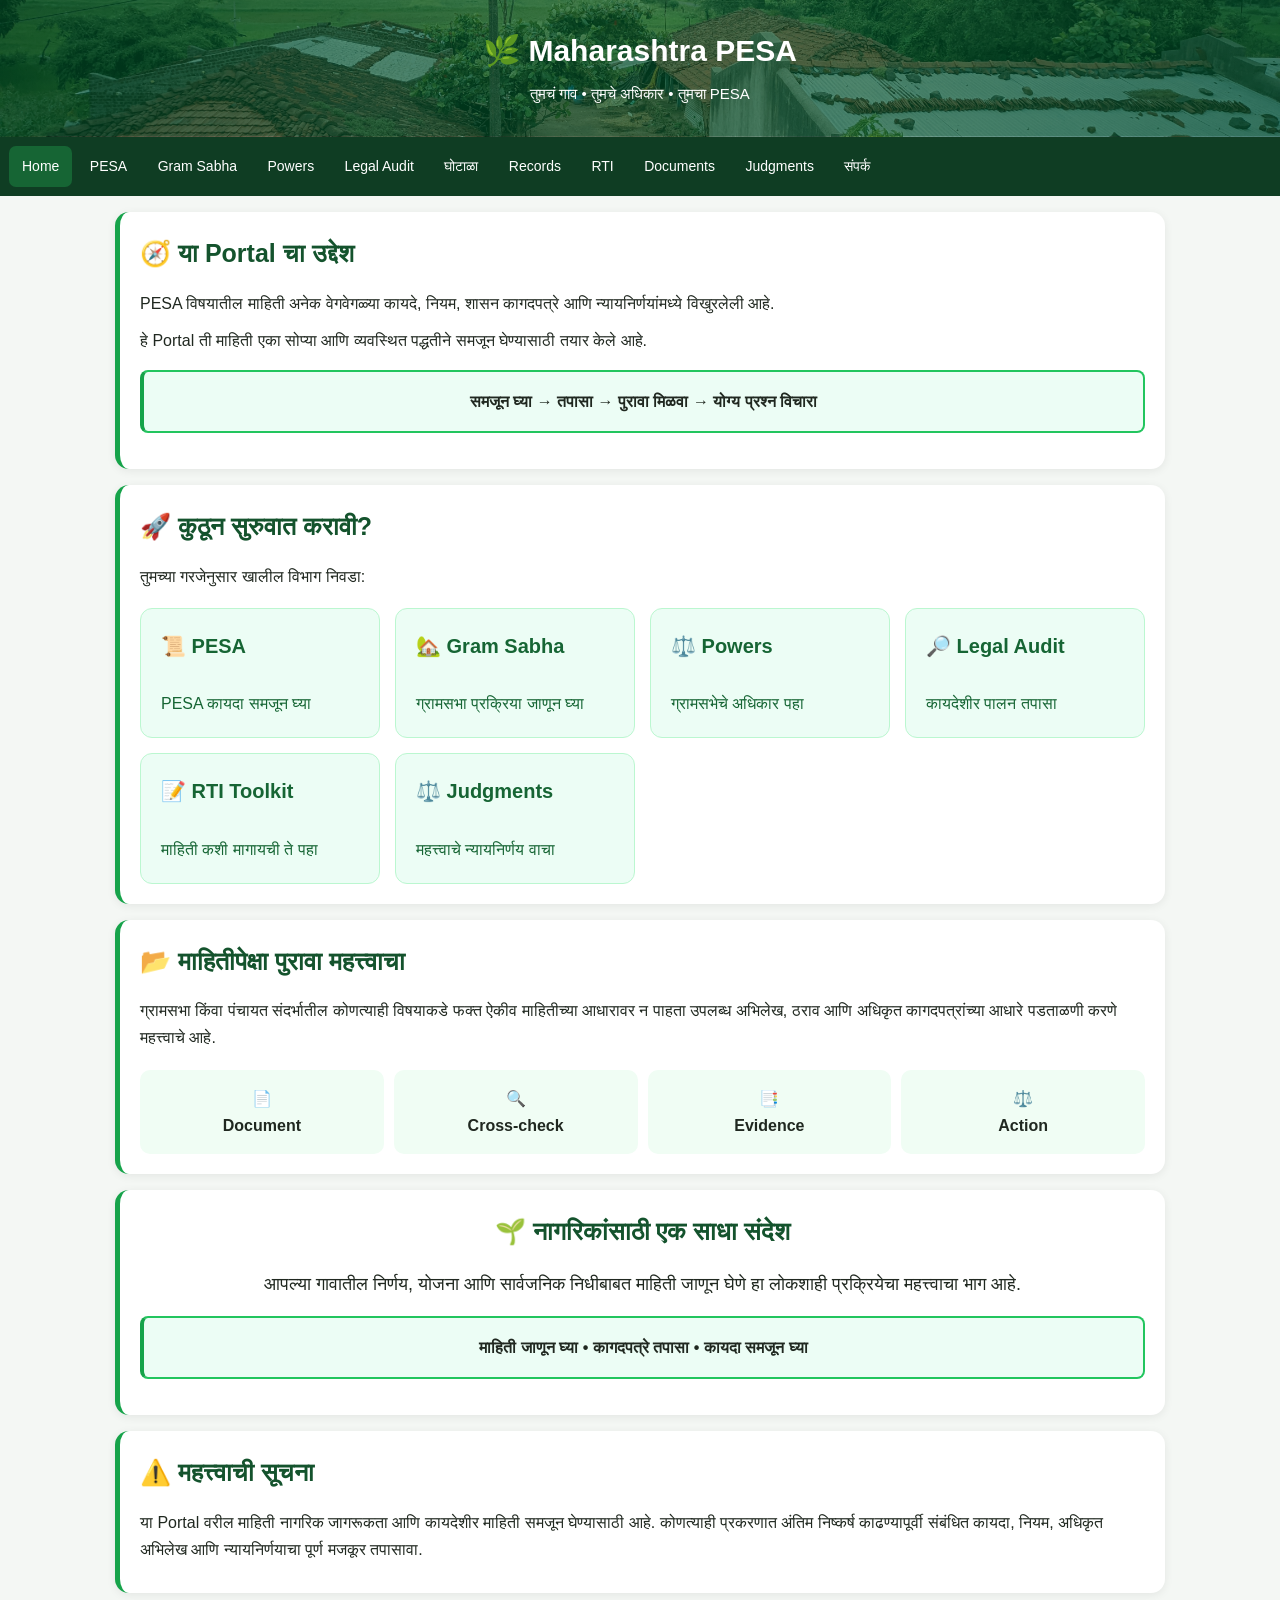
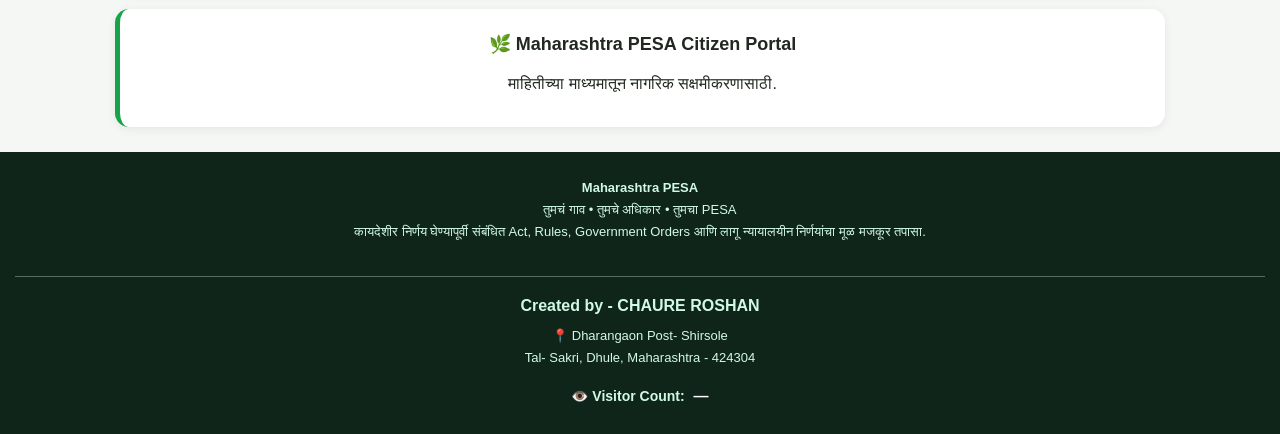
<file: index.html>
<!DOCTYPE html>
<html lang="mr">
<head><meta charset="UTF-8"><meta name="viewport" content="width=device-width, initial-scale=1.0">
<title>Home — Maharashtra PESA</title><link rel="stylesheet" href="styles.css"/<!-- GoatCounter -->
<script data-goatcounter="https://chaureroshan.goatcounter.com/count"
        async src="//gc.zgo.at/count.js"></script></head>
<body>
<header><h1>🌿 Maharashtra PESA</h1><p>तुमचं गाव • तुमचे अधिकार • तुमचा PESA</p></header>

<nav>
<a href="index.html" class="active" class="nav-home">Home</a>
<a href="pesa.html">PESA</a>
<a href="gram-sabha.html">Gram Sabha</a>
<a href="powers.html">Powers</a>
<a href="audit.html">Legal Audit</a>
<a href="ghotala.html">घोटाळा</a>
<a href="records.html">Records</a>
<a href="rti.html">RTI</a>
<a href="documents.html">Documents</a>
<a href="judgments.html">Judgments</a>
<a href="contact.html">संपर्क</a>
</nav>

<main>

<!-- HERO -->


<!-- SHORT INTRO -->
<section class="info-card">

  <h2>🧭 या Portal चा उद्देश</h2>

  <p>
    PESA विषयातील माहिती अनेक वेगवेगळ्या कायदे, नियम,
    शासन कागदपत्रे आणि न्यायनिर्णयांमध्ये विखुरलेली आहे.
  </p>

  <p>
    हे Portal ती माहिती एका सोप्या आणि व्यवस्थित पद्धतीने
    समजून घेण्यासाठी तयार केले आहे.
  </p>

  <div class="highlight-box" style="text-align:center;">
    <strong>
      समजून घ्या → तपासा → पुरावा मिळवा → योग्य प्रश्न विचारा
    </strong>
  </div>

</section>


<!-- START HERE -->
<section class="info-card">

  <h2>🚀 कुठून सुरुवात करावी?</h2>

  <p>
    तुमच्या गरजेनुसार खालील विभाग निवडा:
  </p>

  <div style="display:grid;grid-template-columns:repeat(auto-fit,minmax(220px,1fr));gap:15px;margin-top:18px;">

    <a href="pesa.html"
       style="display:block;padding:20px;text-decoration:none;
       background:#ecfdf5;border-radius:12px;
       border:1px solid #bbf7d0;color:#166534;">
      <strong style="font-size:20px;">📜 PESA</strong>
      <br><br>
      PESA कायदा समजून घ्या
    </a>

    <a href="gram-sabha.html"
       style="display:block;padding:20px;text-decoration:none;
       background:#ecfdf5;border-radius:12px;
       border:1px solid #bbf7d0;color:#166534;">
      <strong style="font-size:20px;">🏡 Gram Sabha</strong>
      <br><br>
      ग्रामसभा प्रक्रिया जाणून घ्या
    </a>

    <a href="powers.html"
       style="display:block;padding:20px;text-decoration:none;
       background:#ecfdf5;border-radius:12px;
       border:1px solid #bbf7d0;color:#166534;">
      <strong style="font-size:20px;">⚖️ Powers</strong>
      <br><br>
      ग्रामसभेचे अधिकार पहा
    </a>

    <a href="audit.html"
       style="display:block;padding:20px;text-decoration:none;
       background:#ecfdf5;border-radius:12px;
       border:1px solid #bbf7d0;color:#166534;">
      <strong style="font-size:20px;">🔎 Legal Audit</strong>
      <br><br>
      कायदेशीर पालन तपासा
    </a>

    <a href="rti.html"
       style="display:block;padding:20px;text-decoration:none;
       background:#ecfdf5;border-radius:12px;
       border:1px solid #bbf7d0;color:#166534;">
      <strong style="font-size:20px;">📝 RTI Toolkit</strong>
      <br><br>
      माहिती कशी मागायची ते पहा
    </a>

    <a href="judgments.html"
       style="display:block;padding:20px;text-decoration:none;
       background:#ecfdf5;border-radius:12px;
       border:1px solid #bbf7d0;color:#166534;">
      <strong style="font-size:20px;">⚖️ Judgments</strong>
      <br><br>
      महत्त्वाचे न्यायनिर्णय वाचा
    </a>

  </div>

</section>


<!-- EVIDENCE -->
<section class="info-card">

  <h2>📂 माहितीपेक्षा पुरावा महत्त्वाचा</h2>

  <p>
    ग्रामसभा किंवा पंचायत संदर्भातील कोणत्याही विषयाकडे
    फक्त ऐकीव माहितीच्या आधारावर न पाहता उपलब्ध अभिलेख,
    ठराव आणि अधिकृत कागदपत्रांच्या आधारे पडताळणी करणे महत्त्वाचे आहे.
  </p>

  <div style="display:grid;grid-template-columns:repeat(auto-fit,minmax(150px,1fr));gap:10px;text-align:center;margin-top:18px;">

    <div style="padding:15px;background:#f0fdf4;border-radius:10px;">
      📄<br><strong>Document</strong>
    </div>

    <div style="padding:15px;background:#f0fdf4;border-radius:10px;">
      🔍<br><strong>Cross-check</strong>
    </div>

    <div style="padding:15px;background:#f0fdf4;border-radius:10px;">
      📑<br><strong>Evidence</strong>
    </div>

    <div style="padding:15px;background:#f0fdf4;border-radius:10px;">
      ⚖️<br><strong>Action</strong>
    </div>

  </div>

</section>


<!-- CITIZEN MESSAGE -->
<section class="info-card" style="text-align:center;">

  <h2>🌱 नागरिकांसाठी एक साधा संदेश</h2>

  <p style="font-size:18px;line-height:1.8;">
    आपल्या गावातील निर्णय, योजना आणि सार्वजनिक निधीबाबत
    माहिती जाणून घेणे हा लोकशाही प्रक्रियेचा महत्त्वाचा भाग आहे.
  </p>

  <div class="highlight-box">
    <strong>
      माहिती जाणून घ्या • कागदपत्रे तपासा • कायदा समजून घ्या
    </strong>
  </div>

</section>


<!-- DISCLAIMER -->
<section class="info-card">

  <h2>⚠️ महत्त्वाची सूचना</h2>

  <p>
    या Portal वरील माहिती नागरिक जागरूकता आणि कायदेशीर माहिती
    समजून घेण्यासाठी आहे. कोणत्याही प्रकरणात अंतिम निष्कर्ष
    काढण्यापूर्वी संबंधित कायदा, नियम, अधिकृत अभिलेख आणि
    न्यायनिर्णयाचा पूर्ण मजकूर तपासावा.
  </p>

</section>


<!-- CREATOR -->
<section class="info-card" style="text-align:center;">

  <p style="font-size:18px;">
    🌿 <strong>Maharashtra PESA Citizen Portal</strong>
  </p>

  <p>
    माहितीच्या माध्यमातून नागरिक सक्षमीकरणासाठी.
  </p>

</section>

</main>

<footer>
<p><strong>Maharashtra PESA</strong></p>
<p>तुमचं गाव • तुमचे अधिकार • तुमचा PESA</p>
<p>कायदेशीर निर्णय घेण्यापूर्वी संबंधित Act, Rules, Government Orders आणि लागू न्यायालयीन निर्णयांचा मूळ मजकूर तपासा.</p>
<div class="creator-info">
<hr>
<p><strong>Created by - CHAURE ROSHAN</strong></p>
<p>📍 Dharangaon Post- Shirsole<br>Tal- Sakri, Dhule, Maharashtra - 424304</p>
<div id="visitor-count-footer"
     style="margin-top:14px; text-align:center; font-size:14px; font-weight:600;">
  👁️ Visitor Count: <span id="total-visits">...</span>
</div>

<script>
fetch('https://chaureroshan.goatcounter.com/counter/TOTAL.json')
  .then(function(response) {
    if (!response.ok) throw new Error('Counter unavailable');
    return response.json();
  })
  .then(function(data) {
    document.getElementById('total-visits').textContent = data.count;
  })
  .catch(function() {
    document.getElementById('total-visits').textContent = '—';
  });
</script>
</div>
</footer>

</body></html>
</file>
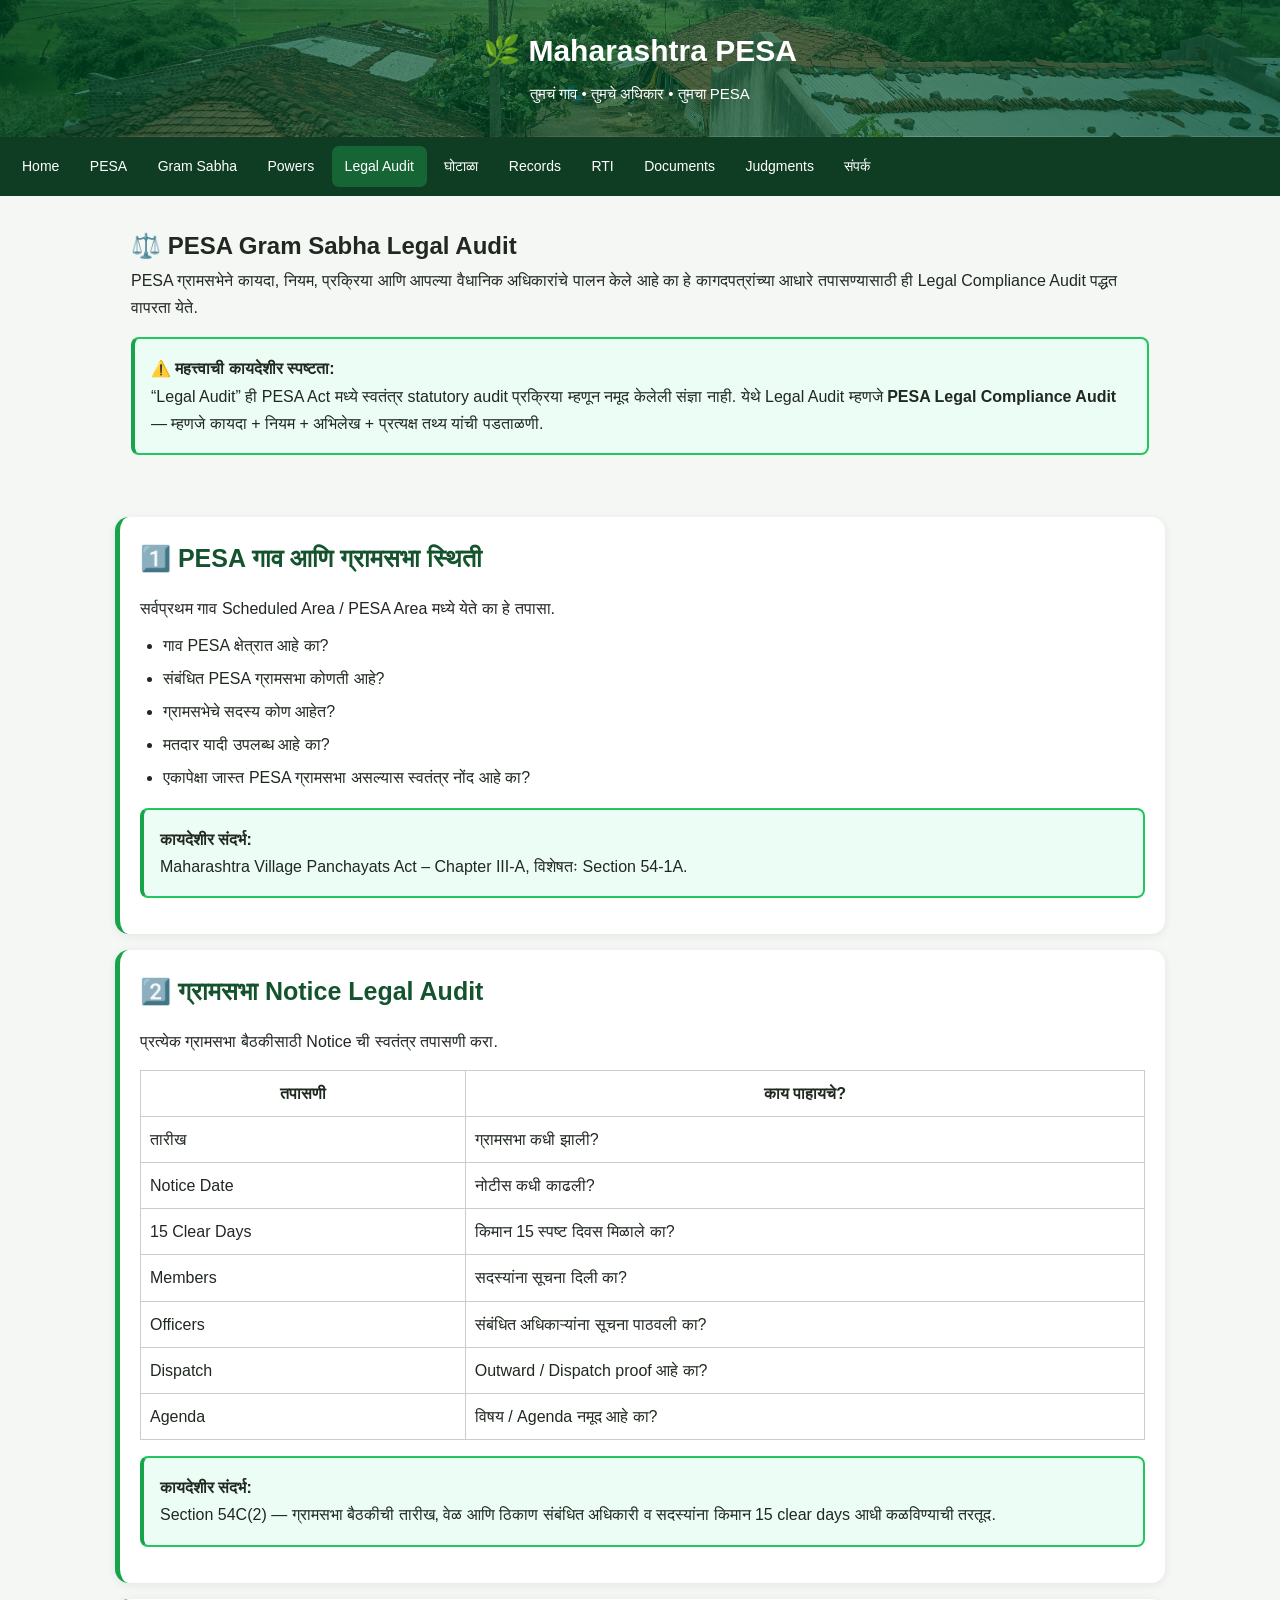
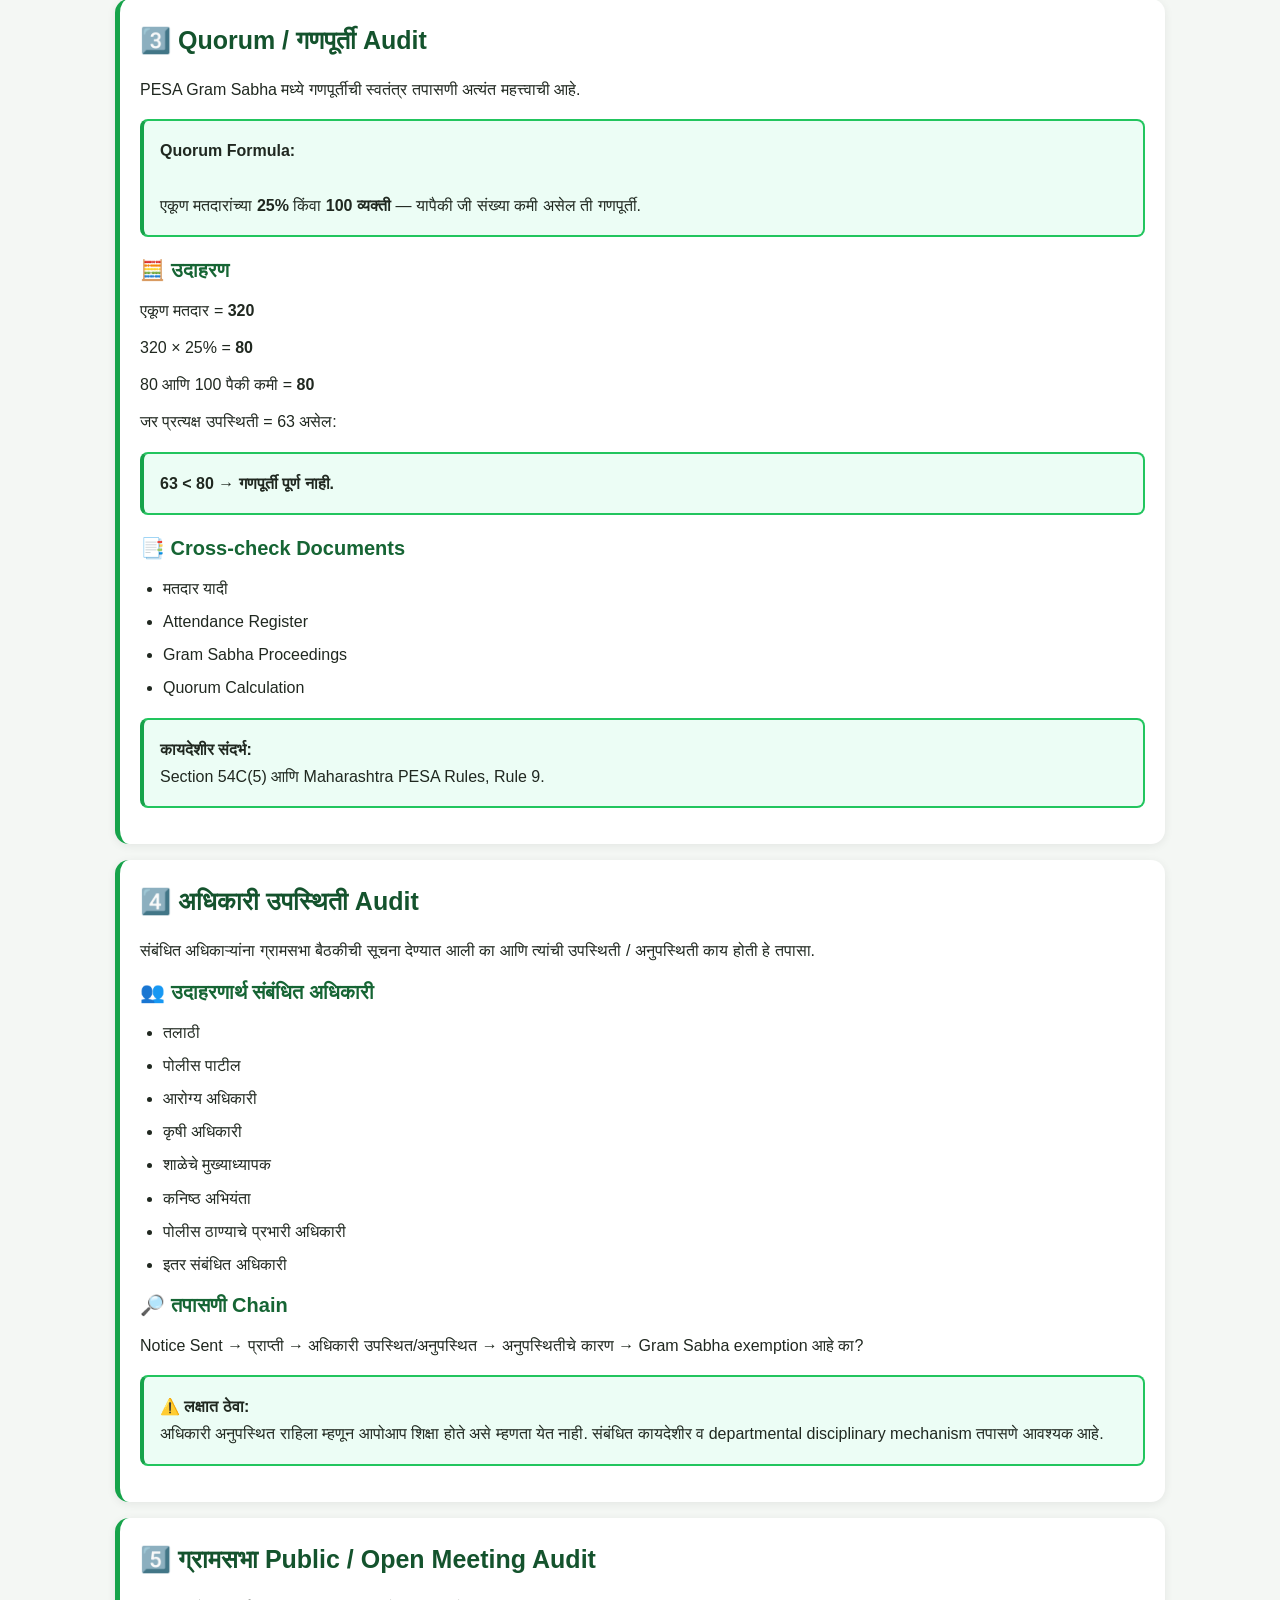
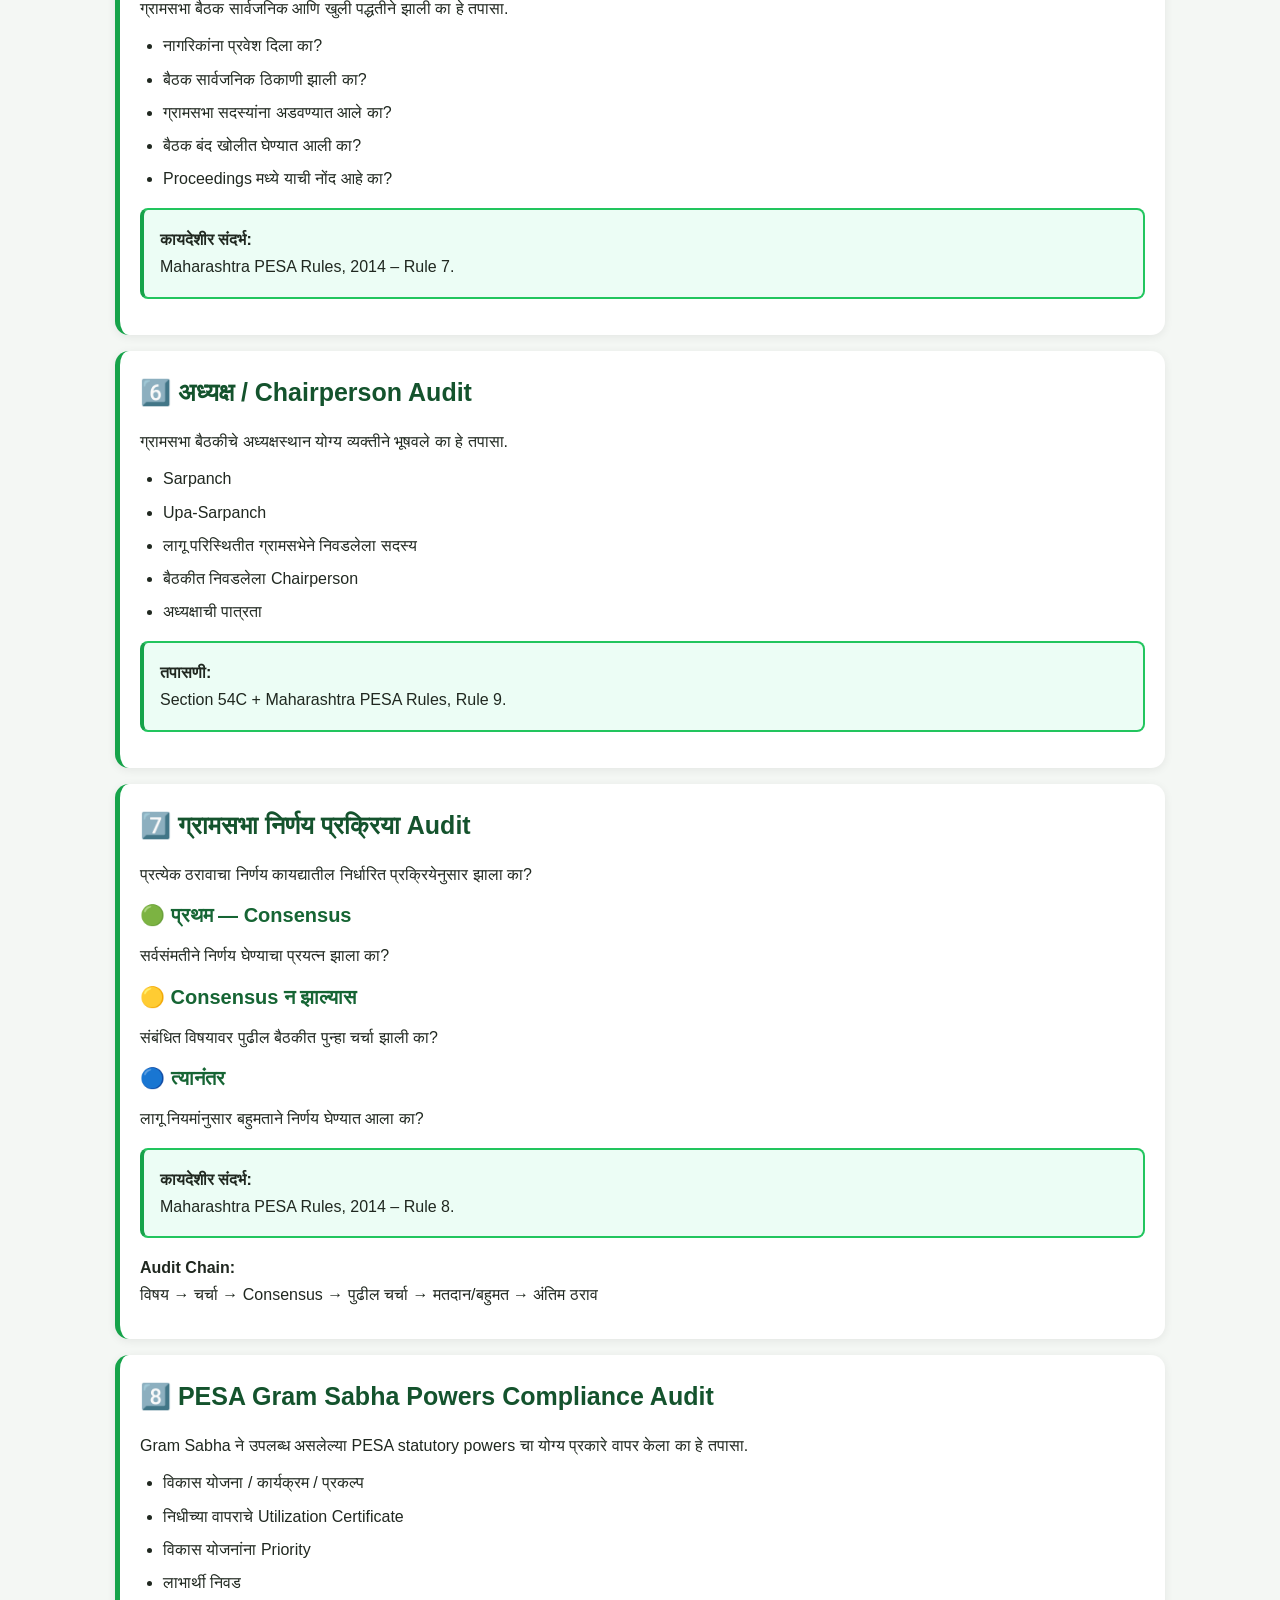
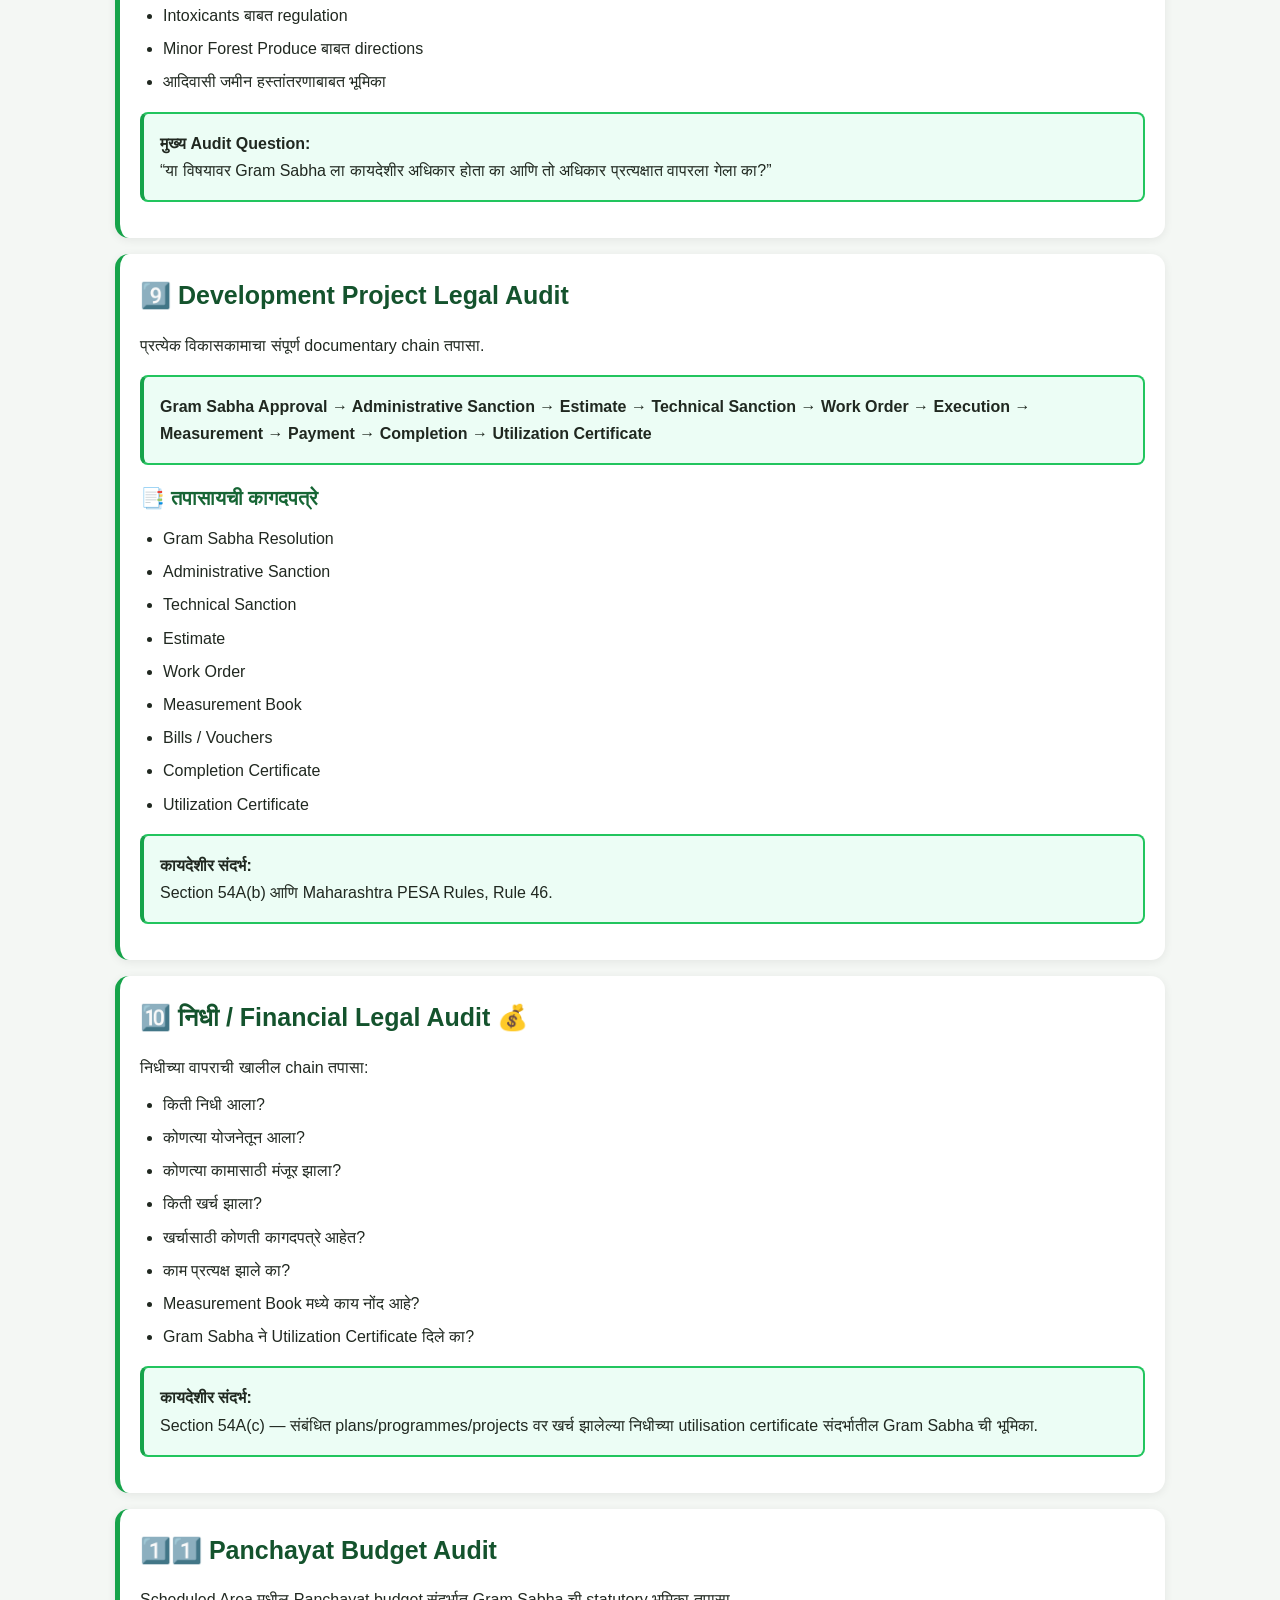
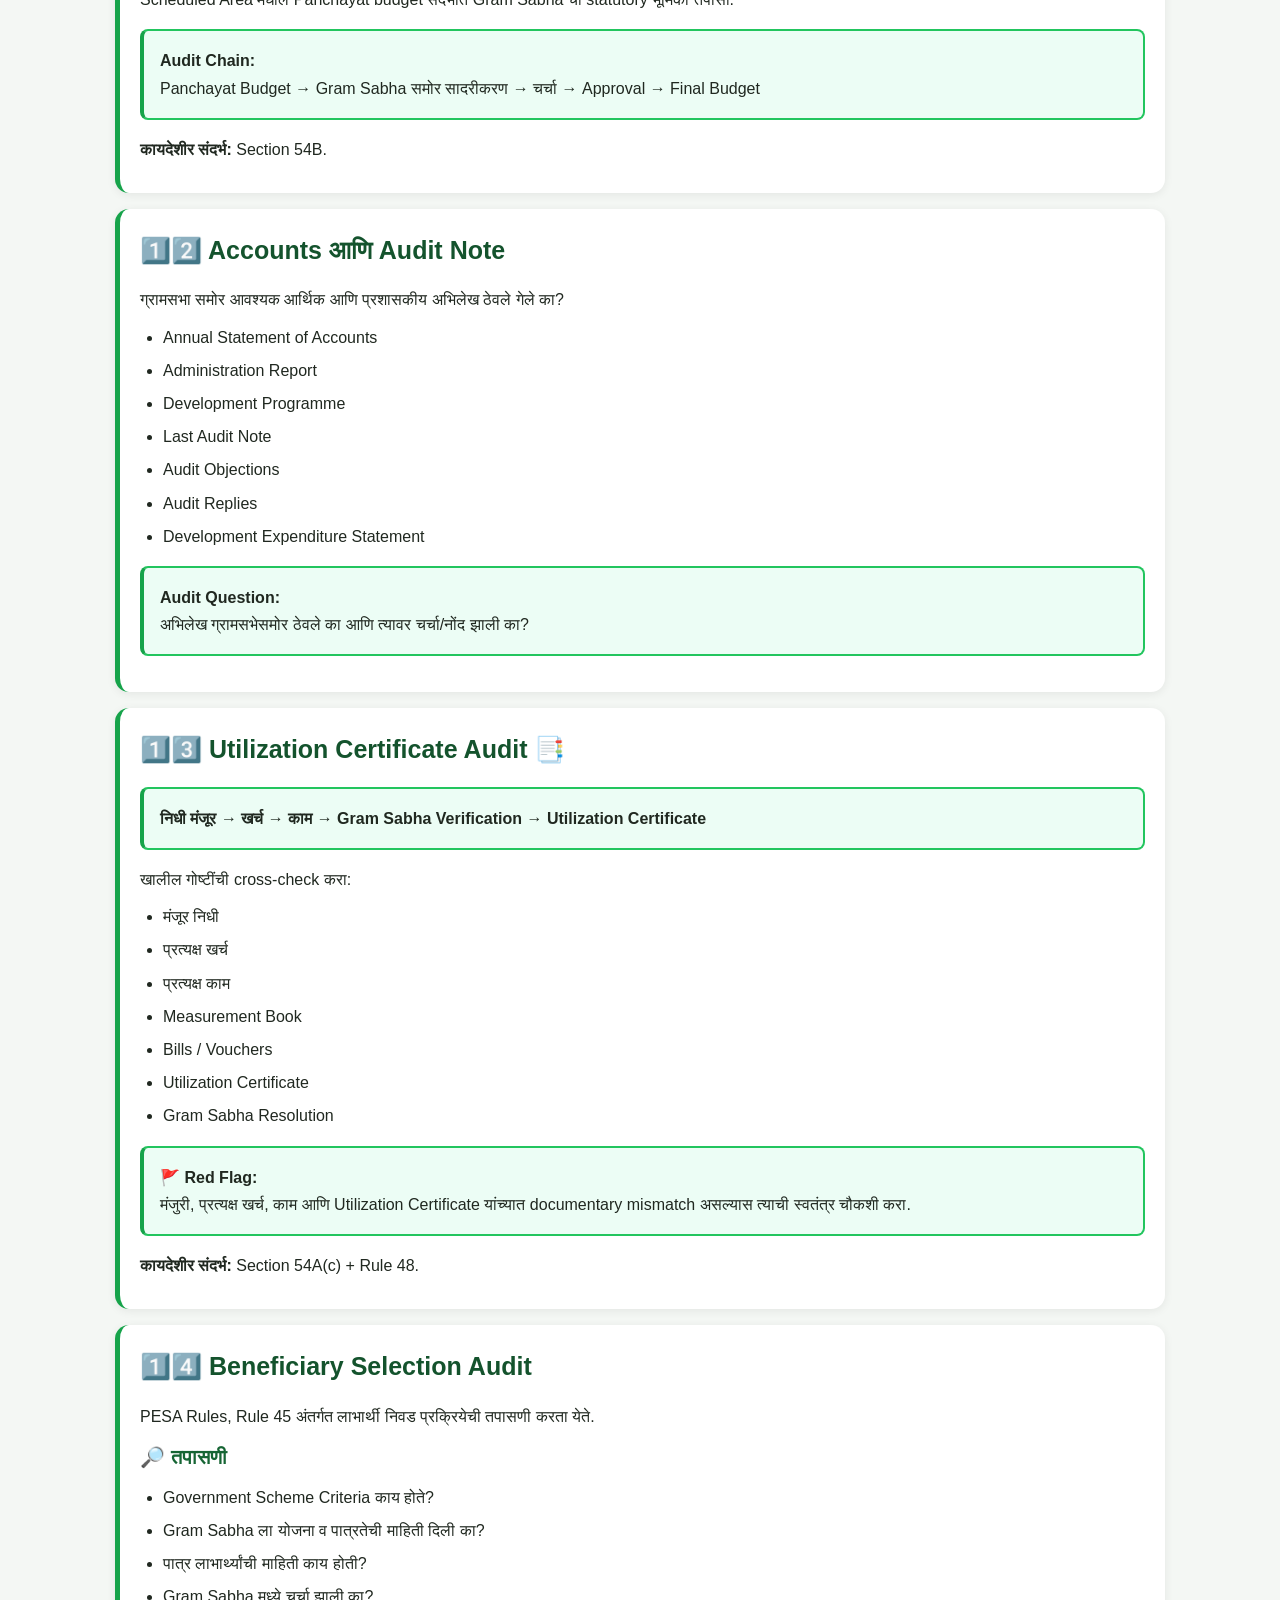
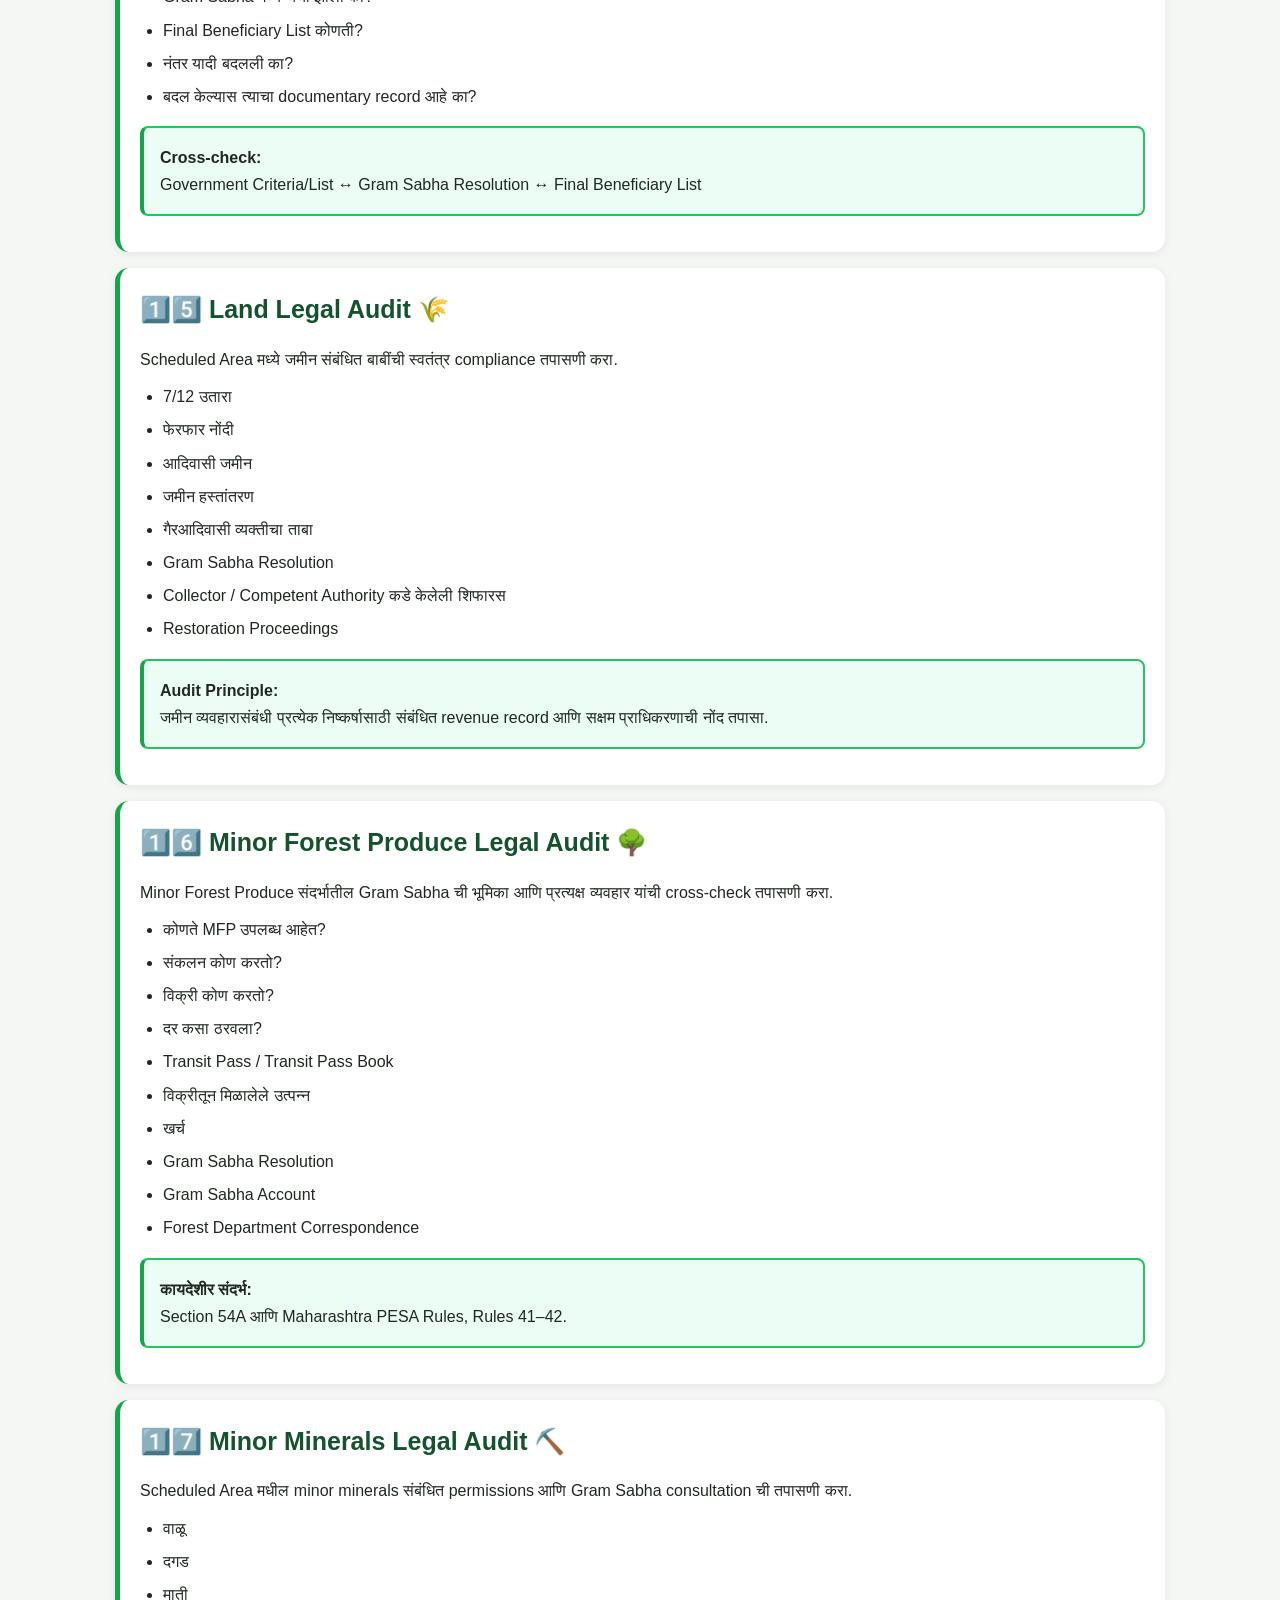
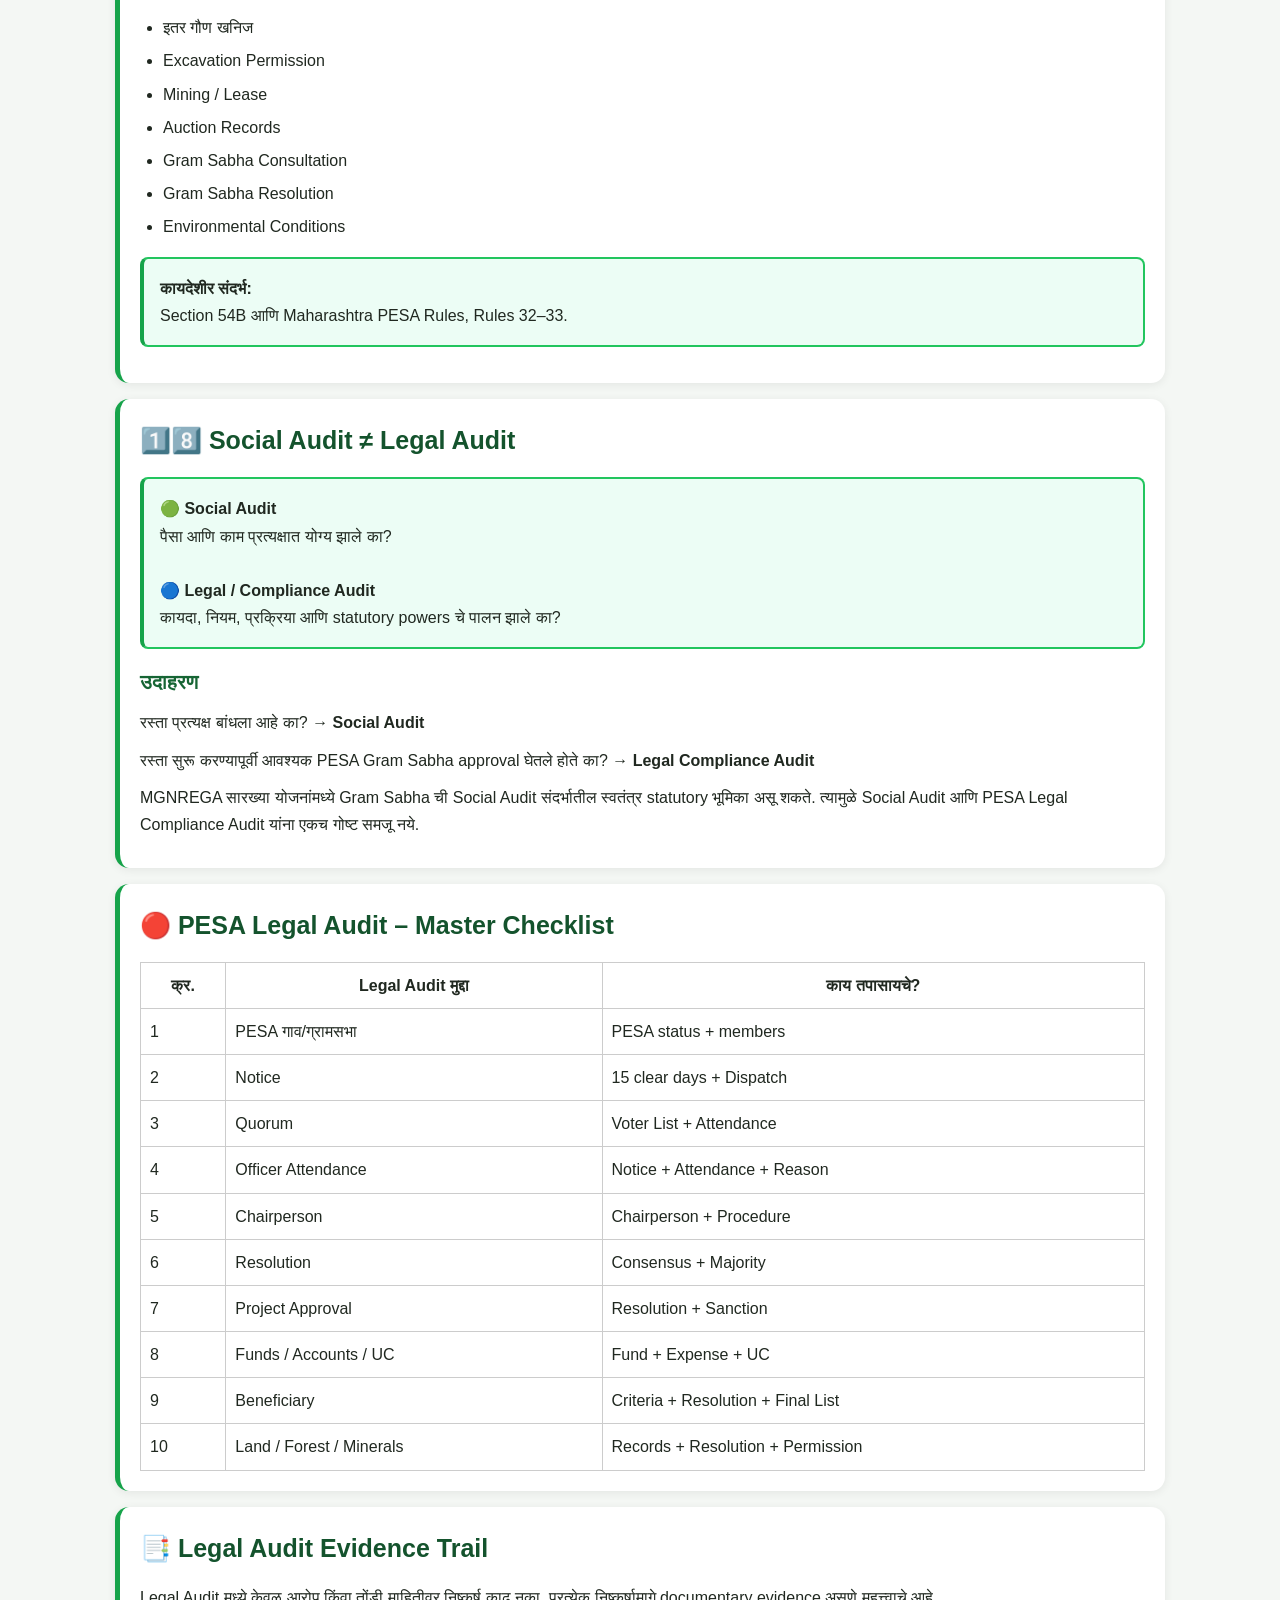
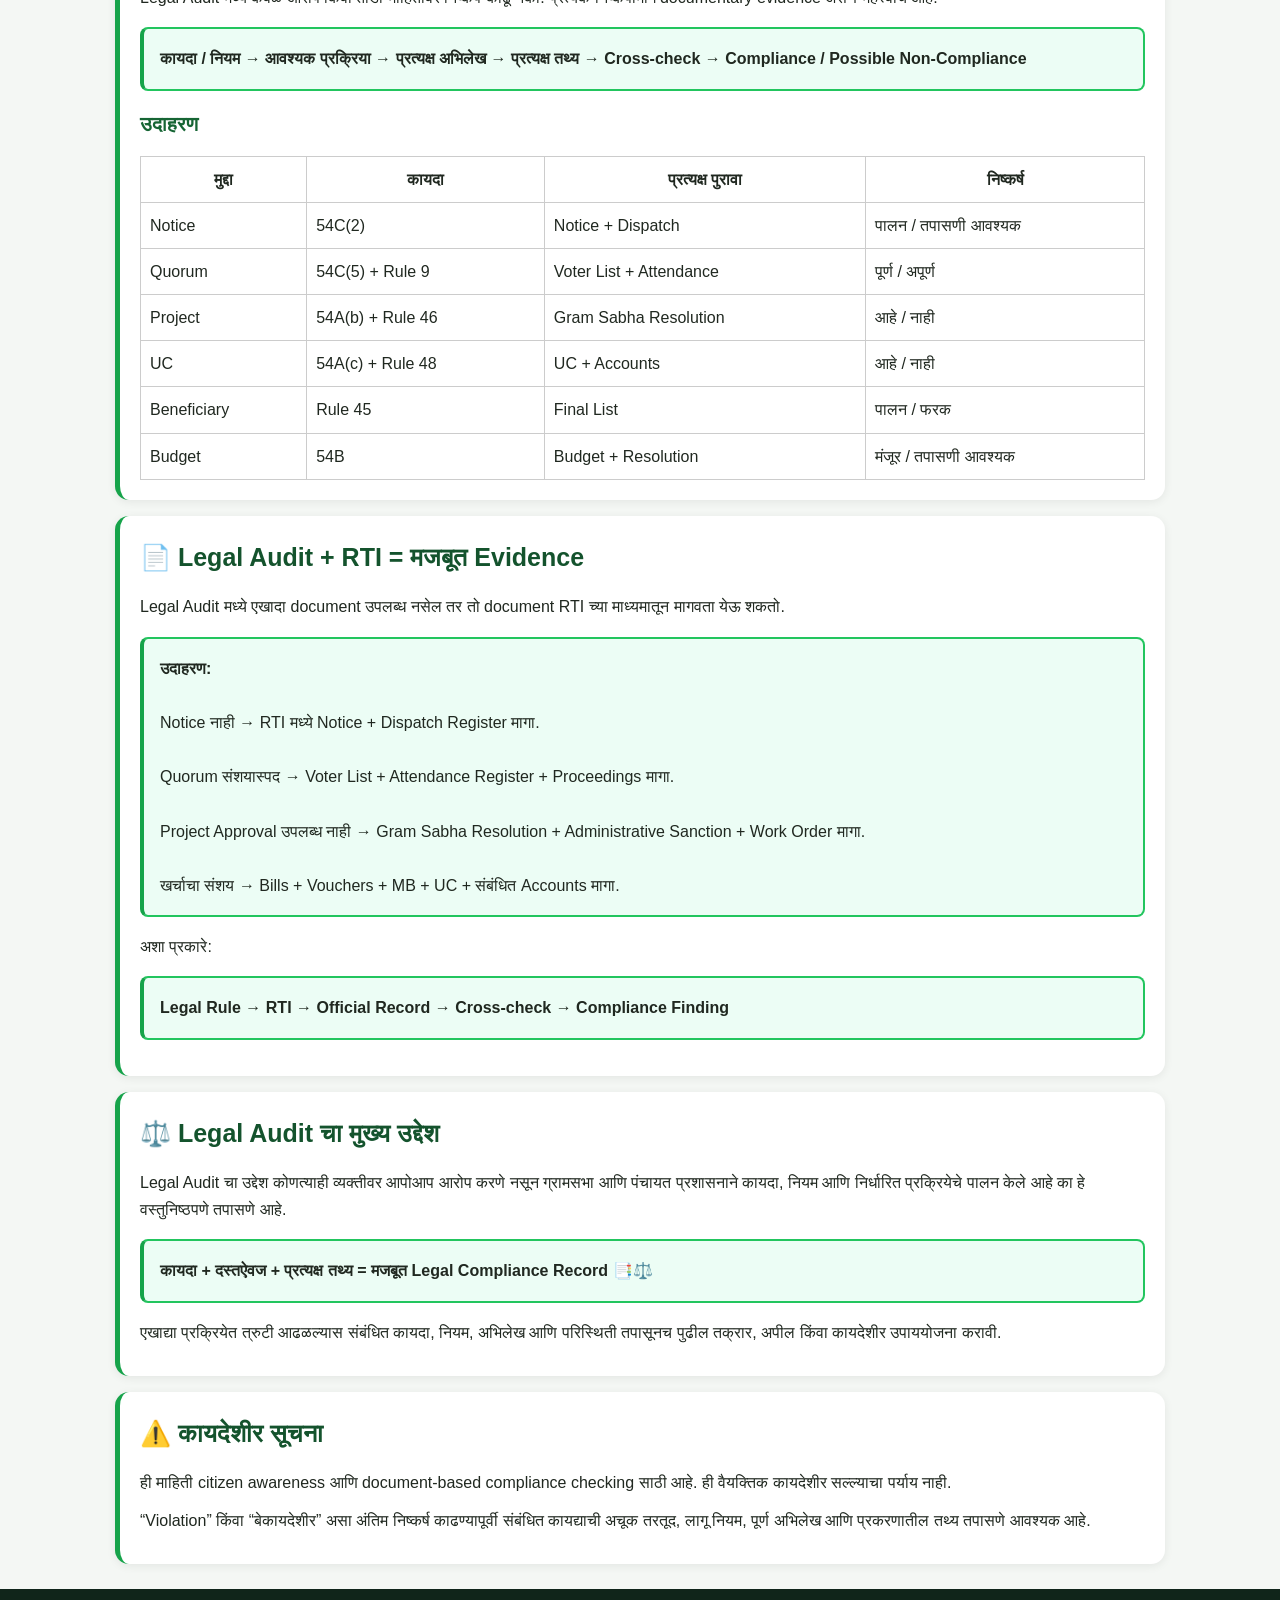
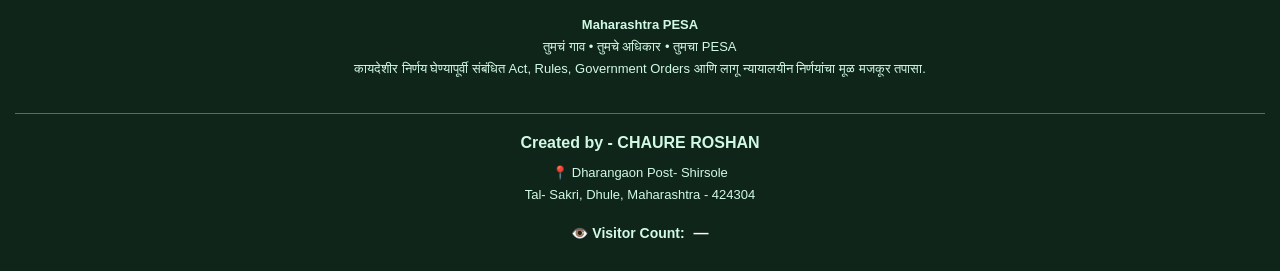
<file: audit.html>
<!DOCTYPE html>
<html lang="mr">
<head><meta charset="UTF-8"><meta name="viewport" content="width=device-width, initial-scale=1.0">
<title>Legal Audit — Maharashtra PESA</title><link rel="stylesheet" href="styles.css"><script data-goatcounter="https://chaureroshan.goatcounter.com/count"
        async src="//gc.zgo.at/count.js"></script></head>
<body>
<header><h1>🌿 Maharashtra PESA</h1><p>तुमचं गाव • तुमचे अधिकार • तुमचा PESA</p></header>

<nav>
<a href="index.html" class="nav-home">Home</a>
<a href="pesa.html">PESA</a>
<a href="gram-sabha.html">Gram Sabha</a>
<a href="powers.html">Powers</a>
<a href="audit.html" class="active">Legal Audit</a>
<a href="ghotala.html">घोटाळा</a>
<a href="records.html">Records</a>
<a href="rti.html">RTI</a>
<a href="documents.html">Documents</a>
<a href="judgments.html">Judgments</a>
<a href="contact.html">संपर्क</a>
</nav>

<main>

<section class="page-header">
  <h1>⚖️ PESA Gram Sabha Legal Audit</h1>

  <p>
    PESA ग्रामसभेने कायदा, नियम, प्रक्रिया आणि आपल्या वैधानिक
    अधिकारांचे पालन केले आहे का हे कागदपत्रांच्या आधारे तपासण्यासाठी
    ही Legal Compliance Audit पद्धत वापरता येते.
  </p>

  <div class="highlight-box">
    <strong>⚠️ महत्त्वाची कायदेशीर स्पष्टता:</strong><br>
    “Legal Audit” ही PESA Act मध्ये स्वतंत्र statutory audit प्रक्रिया
    म्हणून नमूद केलेली संज्ञा नाही. येथे Legal Audit म्हणजे
    <strong>PESA Legal Compliance Audit</strong> —
    म्हणजे कायदा + नियम + अभिलेख + प्रत्यक्ष तथ्य यांची पडताळणी.
  </div>
</section>


<!-- 1 -->
<section class="info-card">

  <h2>1️⃣ PESA गाव आणि ग्रामसभा स्थिती</h2>

  <p>सर्वप्रथम गाव Scheduled Area / PESA Area मध्ये येते का हे तपासा.</p>

  <ul>
    <li>गाव PESA क्षेत्रात आहे का?</li>
    <li>संबंधित PESA ग्रामसभा कोणती आहे?</li>
    <li>ग्रामसभेचे सदस्य कोण आहेत?</li>
    <li>मतदार यादी उपलब्ध आहे का?</li>
    <li>एकापेक्षा जास्त PESA ग्रामसभा असल्यास स्वतंत्र नोंद आहे का?</li>
  </ul>

  <div class="highlight-box">
    <strong>कायदेशीर संदर्भ:</strong><br>
    Maharashtra Village Panchayats Act – Chapter III-A,
    विशेषतः Section 54-1A.
  </div>

</section>


<!-- 2 -->
<section class="info-card">

  <h2>2️⃣ ग्रामसभा Notice Legal Audit</h2>

  <p>
    प्रत्येक ग्रामसभा बैठकीसाठी Notice ची स्वतंत्र तपासणी करा.
  </p>

  <table style="width:100%;border-collapse:collapse;margin-top:15px;">
    <tr>
      <th style="padding:9px;border:1px solid #ccc;">तपासणी</th>
      <th style="padding:9px;border:1px solid #ccc;">काय पाहायचे?</th>
    </tr>

    <tr>
      <td style="padding:9px;border:1px solid #ccc;">तारीख</td>
      <td style="padding:9px;border:1px solid #ccc;">ग्रामसभा कधी झाली?</td>
    </tr>

    <tr>
      <td style="padding:9px;border:1px solid #ccc;">Notice Date</td>
      <td style="padding:9px;border:1px solid #ccc;">नोटीस कधी काढली?</td>
    </tr>

    <tr>
      <td style="padding:9px;border:1px solid #ccc;">15 Clear Days</td>
      <td style="padding:9px;border:1px solid #ccc;">किमान 15 स्पष्ट दिवस मिळाले का?</td>
    </tr>

    <tr>
      <td style="padding:9px;border:1px solid #ccc;">Members</td>
      <td style="padding:9px;border:1px solid #ccc;">सदस्यांना सूचना दिली का?</td>
    </tr>

    <tr>
      <td style="padding:9px;border:1px solid #ccc;">Officers</td>
      <td style="padding:9px;border:1px solid #ccc;">संबंधित अधिकाऱ्यांना सूचना पाठवली का?</td>
    </tr>

    <tr>
      <td style="padding:9px;border:1px solid #ccc;">Dispatch</td>
      <td style="padding:9px;border:1px solid #ccc;">Outward / Dispatch proof आहे का?</td>
    </tr>

    <tr>
      <td style="padding:9px;border:1px solid #ccc;">Agenda</td>
      <td style="padding:9px;border:1px solid #ccc;">विषय / Agenda नमूद आहे का?</td>
    </tr>
  </table>

  <div class="highlight-box">
    <strong>कायदेशीर संदर्भ:</strong><br>
    Section 54C(2) — ग्रामसभा बैठकीची तारीख, वेळ आणि ठिकाण
    संबंधित अधिकारी व सदस्यांना किमान 15 clear days आधी कळविण्याची तरतूद.
  </div>

</section>


<!-- 3 -->
<section class="info-card">

  <h2>3️⃣ Quorum / गणपूर्ती Audit</h2>

  <p>
    PESA Gram Sabha मध्ये गणपूर्तीची स्वतंत्र तपासणी अत्यंत महत्त्वाची आहे.
  </p>

  <div class="highlight-box">

    <strong>Quorum Formula:</strong><br><br>

    एकूण मतदारांच्या <strong>25%</strong> किंवा
    <strong>100 व्यक्ती</strong> — यापैकी जी संख्या कमी असेल ती गणपूर्ती.
    
  </div>

  <h3>🧮 उदाहरण</h3>

  <p>
    एकूण मतदार = <strong>320</strong>
  </p>

  <p>
    320 × 25% = <strong>80</strong>
  </p>

  <p>
    80 आणि 100 पैकी कमी = <strong>80</strong>
  </p>

  <p>
    जर प्रत्यक्ष उपस्थिती = 63 असेल:
  </p>

  <div class="highlight-box">
    <strong>63 &lt; 80 → गणपूर्ती पूर्ण नाही.</strong>
  </div>

  <h3>📑 Cross-check Documents</h3>

  <ul>
    <li>मतदार यादी</li>
    <li>Attendance Register</li>
    <li>Gram Sabha Proceedings</li>
    <li>Quorum Calculation</li>
  </ul>

  <div class="highlight-box">
    <strong>कायदेशीर संदर्भ:</strong><br>
    Section 54C(5) आणि Maharashtra PESA Rules, Rule 9.
  </div>

</section>


<!-- 4 -->
<section class="info-card">

  <h2>4️⃣ अधिकारी उपस्थिती Audit</h2>

  <p>
    संबंधित अधिकाऱ्यांना ग्रामसभा बैठकीची सूचना देण्यात आली का
    आणि त्यांची उपस्थिती / अनुपस्थिती काय होती हे तपासा.
  </p>

  <h3>👥 उदाहरणार्थ संबंधित अधिकारी</h3>

  <ul>
    <li>तलाठी</li>
    <li>पोलीस पाटील</li>
    <li>आरोग्य अधिकारी</li>
    <li>कृषी अधिकारी</li>
    <li>शाळेचे मुख्याध्यापक</li>
    <li>कनिष्ठ अभियंता</li>
    <li>पोलीस ठाण्याचे प्रभारी अधिकारी</li>
    <li>इतर संबंधित अधिकारी</li>
  </ul>

  <h3>🔎 तपासणी Chain</h3>

  <p>
    Notice Sent → प्राप्ती → अधिकारी उपस्थित/अनुपस्थित →
    अनुपस्थितीचे कारण → Gram Sabha exemption आहे का?
  </p>

  <div class="highlight-box">
    <strong>⚠️ लक्षात ठेवा:</strong><br>
    अधिकारी अनुपस्थित राहिला म्हणून आपोआप शिक्षा होते असे म्हणता येत नाही.
    संबंधित कायदेशीर व departmental disciplinary mechanism तपासणे आवश्यक आहे.
  </div>

</section>


<!-- 5 -->
<section class="info-card">

  <h2>5️⃣ ग्रामसभा Public / Open Meeting Audit</h2>

  <p>
    ग्रामसभा बैठक सार्वजनिक आणि खुली पद्धतीने झाली का हे तपासा.
  </p>

  <ul>
    <li>नागरिकांना प्रवेश दिला का?</li>
    <li>बैठक सार्वजनिक ठिकाणी झाली का?</li>
    <li>ग्रामसभा सदस्यांना अडवण्यात आले का?</li>
    <li>बैठक बंद खोलीत घेण्यात आली का?</li>
    <li>Proceedings मध्ये याची नोंद आहे का?</li>
  </ul>

  <div class="highlight-box">
    <strong>कायदेशीर संदर्भ:</strong><br>
    Maharashtra PESA Rules, 2014 – Rule 7.
  </div>

</section>


<!-- 6 -->
<section class="info-card">

  <h2>6️⃣ अध्यक्ष / Chairperson Audit</h2>

  <p>
    ग्रामसभा बैठकीचे अध्यक्षस्थान योग्य व्यक्तीने भूषवले का हे तपासा.
  </p>

  <ul>
    <li>Sarpanch</li>
    <li>Upa-Sarpanch</li>
    <li>लागू परिस्थितीत ग्रामसभेने निवडलेला सदस्य</li>
    <li>बैठकीत निवडलेला Chairperson</li>
    <li>अध्यक्षाची पात्रता</li>
  </ul>

  <div class="highlight-box">
    <strong>तपासणी:</strong><br>
    Section 54C + Maharashtra PESA Rules, Rule 9.
  </div>

</section>


<!-- 7 -->
<section class="info-card">

  <h2>7️⃣ ग्रामसभा निर्णय प्रक्रिया Audit</h2>

  <p>
    प्रत्येक ठरावाचा निर्णय कायद्यातील निर्धारित प्रक्रियेनुसार झाला का?
  </p>

  <h3>🟢 प्रथम — Consensus</h3>

  <p>
    सर्वसंमतीने निर्णय घेण्याचा प्रयत्न झाला का?
  </p>

  <h3>🟡 Consensus न झाल्यास</h3>

  <p>
    संबंधित विषयावर पुढील बैठकीत पुन्हा चर्चा झाली का?
  </p>

  <h3>🔵 त्यानंतर</h3>

  <p>
    लागू नियमांनुसार बहुमताने निर्णय घेण्यात आला का?
  </p>

  <div class="highlight-box">
    <strong>कायदेशीर संदर्भ:</strong><br>
    Maharashtra PESA Rules, 2014 – Rule 8.
  </div>

  <p>
    <strong>Audit Chain:</strong><br>
    विषय → चर्चा → Consensus → पुढील चर्चा → मतदान/बहुमत →
    अंतिम ठराव
  </p>

</section>


<!-- 8 -->
<section class="info-card">

  <h2>8️⃣ PESA Gram Sabha Powers Compliance Audit</h2>

  <p>
    Gram Sabha ने उपलब्ध असलेल्या PESA statutory powers चा
    योग्य प्रकारे वापर केला का हे तपासा.
  </p>

  <ul>
    <li>विकास योजना / कार्यक्रम / प्रकल्प</li>
    <li>निधीच्या वापराचे Utilization Certificate</li>
    <li>विकास योजनांना Priority</li>
    <li>लाभार्थी निवड</li>
    <li>Intoxicants बाबत regulation</li>
    <li>Minor Forest Produce बाबत directions</li>
    <li>आदिवासी जमीन हस्तांतरणाबाबत भूमिका</li>
  </ul>

  <div class="highlight-box">
    <strong>मुख्य Audit Question:</strong><br>
    “या विषयावर Gram Sabha ला कायदेशीर अधिकार होता का आणि
    तो अधिकार प्रत्यक्षात वापरला गेला का?”
  </div>

</section>


<!-- 9 -->
<section class="info-card">

  <h2>9️⃣ Development Project Legal Audit</h2>

  <p>
    प्रत्येक विकासकामाचा संपूर्ण documentary chain तपासा.
  </p>

  <div class="highlight-box">
    <strong>
      Gram Sabha Approval
      → Administrative Sanction
      → Estimate
      → Technical Sanction
      → Work Order
      → Execution
      → Measurement
      → Payment
      → Completion
      → Utilization Certificate
    </strong>
  </div>

  <h3>📑 तपासायची कागदपत्रे</h3>

  <ul>
    <li>Gram Sabha Resolution</li>
    <li>Administrative Sanction</li>
    <li>Technical Sanction</li>
    <li>Estimate</li>
    <li>Work Order</li>
    <li>Measurement Book</li>
    <li>Bills / Vouchers</li>
    <li>Completion Certificate</li>
    <li>Utilization Certificate</li>
  </ul>

  <div class="highlight-box">
    <strong>कायदेशीर संदर्भ:</strong><br>
    Section 54A(b) आणि Maharashtra PESA Rules, Rule 46.
  </div>

</section>


<!-- 10 -->
<section class="info-card">

  <h2>🔟 निधी / Financial Legal Audit 💰</h2>

  <p>निधीच्या वापराची खालील chain तपासा:</p>

  <ul>
    <li>किती निधी आला?</li>
    <li>कोणत्या योजनेतून आला?</li>
    <li>कोणत्या कामासाठी मंजूर झाला?</li>
    <li>किती खर्च झाला?</li>
    <li>खर्चासाठी कोणती कागदपत्रे आहेत?</li>
    <li>काम प्रत्यक्ष झाले का?</li>
    <li>Measurement Book मध्ये काय नोंद आहे?</li>
    <li>Gram Sabha ने Utilization Certificate दिले का?</li>
  </ul>

  <div class="highlight-box">
    <strong>कायदेशीर संदर्भ:</strong><br>
    Section 54A(c) — संबंधित plans/programmes/projects
    वर खर्च झालेल्या निधीच्या utilisation certificate संदर्भातील Gram Sabha ची भूमिका.
  </div>

</section>


<!-- 11 -->
<section class="info-card">

  <h2>1️⃣1️⃣ Panchayat Budget Audit</h2>

  <p>
    Scheduled Area मधील Panchayat budget संदर्भात Gram Sabha ची
    statutory भूमिका तपासा.
  </p>

  <div class="highlight-box">
    <strong>Audit Chain:</strong><br>
    Panchayat Budget → Gram Sabha समोर सादरीकरण →
    चर्चा → Approval → Final Budget
  </div>

  <p>
    <strong>कायदेशीर संदर्भ:</strong>
    Section 54B.
  </p>

</section>


<!-- 12 -->
<section class="info-card">

  <h2>1️⃣2️⃣ Accounts आणि Audit Note</h2>

  <p>
    ग्रामसभा समोर आवश्यक आर्थिक आणि प्रशासकीय अभिलेख ठेवले गेले का?
  </p>

  <ul>
    <li>Annual Statement of Accounts</li>
    <li>Administration Report</li>
    <li>Development Programme</li>
    <li>Last Audit Note</li>
    <li>Audit Objections</li>
    <li>Audit Replies</li>
    <li>Development Expenditure Statement</li>
  </ul>

  <div class="highlight-box">
    <strong>Audit Question:</strong><br>
    अभिलेख ग्रामसभेसमोर ठेवले का आणि त्यावर चर्चा/नोंद झाली का?
  </div>

</section>


<!-- 13 -->
<section class="info-card">

  <h2>1️⃣3️⃣ Utilization Certificate Audit 📑</h2>

  <div class="highlight-box">
    <strong>
      निधी मंजूर
      → खर्च
      → काम
      → Gram Sabha Verification
      → Utilization Certificate
    </strong>
  </div>

  <p>
    खालील गोष्टींची cross-check करा:
  </p>

  <ul>
    <li>मंजूर निधी</li>
    <li>प्रत्यक्ष खर्च</li>
    <li>प्रत्यक्ष काम</li>
    <li>Measurement Book</li>
    <li>Bills / Vouchers</li>
    <li>Utilization Certificate</li>
    <li>Gram Sabha Resolution</li>
  </ul>

  <div class="highlight-box">
    <strong>🚩 Red Flag:</strong><br>
    मंजुरी, प्रत्यक्ष खर्च, काम आणि Utilization Certificate
    यांच्यात documentary mismatch असल्यास त्याची स्वतंत्र चौकशी करा.
  </div>

  <p>
    <strong>कायदेशीर संदर्भ:</strong>
    Section 54A(c) + Rule 48.
  </p>

</section>


<!-- 14 -->
<section class="info-card">

  <h2>1️⃣4️⃣ Beneficiary Selection Audit</h2>

  <p>
    PESA Rules, Rule 45 अंतर्गत लाभार्थी निवड प्रक्रियेची तपासणी करता येते.
  </p>

  <h3>🔎 तपासणी</h3>

  <ul>
    <li>Government Scheme Criteria काय होते?</li>
    <li>Gram Sabha ला योजना व पात्रतेची माहिती दिली का?</li>
    <li>पात्र लाभार्थ्यांची माहिती काय होती?</li>
    <li>Gram Sabha मध्ये चर्चा झाली का?</li>
    <li>Final Beneficiary List कोणती?</li>
    <li>नंतर यादी बदलली का?</li>
    <li>बदल केल्यास त्याचा documentary record आहे का?</li>
  </ul>

  <div class="highlight-box">
    <strong>Cross-check:</strong><br>
    Government Criteria/List ↔ Gram Sabha Resolution ↔
    Final Beneficiary List
  </div>

</section>


<!-- 15 -->
<section class="info-card">

  <h2>1️⃣5️⃣ Land Legal Audit 🌾</h2>

  <p>
    Scheduled Area मध्ये जमीन संबंधित बाबींची स्वतंत्र compliance तपासणी करा.
  </p>

  <ul>
    <li>7/12 उतारा</li>
    <li>फेरफार नोंदी</li>
    <li>आदिवासी जमीन</li>
    <li>जमीन हस्तांतरण</li>
    <li>गैरआदिवासी व्यक्तीचा ताबा</li>
    <li>Gram Sabha Resolution</li>
    <li>Collector / Competent Authority कडे केलेली शिफारस</li>
    <li>Restoration Proceedings</li>
  </ul>

  <div class="highlight-box">
    <strong>Audit Principle:</strong><br>
    जमीन व्यवहारासंबंधी प्रत्येक निष्कर्षासाठी संबंधित
    revenue record आणि सक्षम प्राधिकरणाची नोंद तपासा.
  </div>

</section>


<!-- 16 -->
<section class="info-card">

  <h2>1️⃣6️⃣ Minor Forest Produce Legal Audit 🌳</h2>

  <p>
    Minor Forest Produce संदर्भातील Gram Sabha ची भूमिका आणि
    प्रत्यक्ष व्यवहार यांची cross-check तपासणी करा.
  </p>

  <ul>
    <li>कोणते MFP उपलब्ध आहेत?</li>
    <li>संकलन कोण करतो?</li>
    <li>विक्री कोण करतो?</li>
    <li>दर कसा ठरवला?</li>
    <li>Transit Pass / Transit Pass Book</li>
    <li>विक्रीतून मिळालेले उत्पन्न</li>
    <li>खर्च</li>
    <li>Gram Sabha Resolution</li>
    <li>Gram Sabha Account</li>
    <li>Forest Department Correspondence</li>
  </ul>

  <div class="highlight-box">
    <strong>कायदेशीर संदर्भ:</strong><br>
    Section 54A आणि Maharashtra PESA Rules, Rules 41–42.
  </div>

</section>


<!-- 17 -->
<section class="info-card">

  <h2>1️⃣7️⃣ Minor Minerals Legal Audit ⛏️</h2>

  <p>
    Scheduled Area मधील minor minerals संबंधित permissions आणि
    Gram Sabha consultation ची तपासणी करा.
  </p>

  <ul>
    <li>वाळू</li>
    <li>दगड</li>
    <li>माती</li>
    <li>इतर गौण खनिज</li>
    <li>Excavation Permission</li>
    <li>Mining / Lease</li>
    <li>Auction Records</li>
    <li>Gram Sabha Consultation</li>
    <li>Gram Sabha Resolution</li>
    <li>Environmental Conditions</li>
  </ul>

  <div class="highlight-box">
    <strong>कायदेशीर संदर्भ:</strong><br>
    Section 54B आणि Maharashtra PESA Rules, Rules 32–33.
  </div>

</section>


<!-- 18 -->
<section class="info-card">

  <h2>1️⃣8️⃣ Social Audit ≠ Legal Audit</h2>

  <div class="highlight-box">

    <strong>🟢 Social Audit</strong><br>
    पैसा आणि काम प्रत्यक्षात योग्य झाले का?
    <br><br>

    <strong>🔵 Legal / Compliance Audit</strong><br>
    कायदा, नियम, प्रक्रिया आणि statutory powers चे पालन झाले का?

  </div>

  <h3>उदाहरण</h3>

  <p>
    रस्ता प्रत्यक्ष बांधला आहे का?
    → <strong>Social Audit</strong>
  </p>

  <p>
    रस्ता सुरू करण्यापूर्वी आवश्यक PESA Gram Sabha approval
    घेतले होते का?
    → <strong>Legal Compliance Audit</strong>
  </p>

  <p>
    MGNREGA सारख्या योजनांमध्ये Gram Sabha ची Social Audit संदर्भातील
    स्वतंत्र statutory भूमिका असू शकते. त्यामुळे Social Audit आणि
    PESA Legal Compliance Audit यांना एकच गोष्ट समजू नये.
  </p>

</section>


<!-- Master Checklist -->
<section class="info-card">

  <h2>🔴 PESA Legal Audit – Master Checklist</h2>

  <table style="width:100%;border-collapse:collapse;margin-top:15px;">

    <tr>
      <th style="padding:9px;border:1px solid #ccc;">क्र.</th>
      <th style="padding:9px;border:1px solid #ccc;">Legal Audit मुद्दा</th>
      <th style="padding:9px;border:1px solid #ccc;">काय तपासायचे?</th>
    </tr>

    <tr>
      <td style="padding:9px;border:1px solid #ccc;">1</td>
      <td style="padding:9px;border:1px solid #ccc;">PESA गाव/ग्रामसभा</td>
      <td style="padding:9px;border:1px solid #ccc;">PESA status + members</td>
    </tr>

    <tr>
      <td style="padding:9px;border:1px solid #ccc;">2</td>
      <td style="padding:9px;border:1px solid #ccc;">Notice</td>
      <td style="padding:9px;border:1px solid #ccc;">15 clear days + Dispatch</td>
    </tr>

    <tr>
      <td style="padding:9px;border:1px solid #ccc;">3</td>
      <td style="padding:9px;border:1px solid #ccc;">Quorum</td>
      <td style="padding:9px;border:1px solid #ccc;">Voter List + Attendance</td>
    </tr>

    <tr>
      <td style="padding:9px;border:1px solid #ccc;">4</td>
      <td style="padding:9px;border:1px solid #ccc;">Officer Attendance</td>
      <td style="padding:9px;border:1px solid #ccc;">Notice + Attendance + Reason</td>
    </tr>

    <tr>
      <td style="padding:9px;border:1px solid #ccc;">5</td>
      <td style="padding:9px;border:1px solid #ccc;">Chairperson</td>
      <td style="padding:9px;border:1px solid #ccc;">Chairperson + Procedure</td>
    </tr>

    <tr>
      <td style="padding:9px;border:1px solid #ccc;">6</td>
      <td style="padding:9px;border:1px solid #ccc;">Resolution</td>
      <td style="padding:9px;border:1px solid #ccc;">Consensus + Majority</td>
    </tr>

    <tr>
      <td style="padding:9px;border:1px solid #ccc;">7</td>
      <td style="padding:9px;border:1px solid #ccc;">Project Approval</td>
      <td style="padding:9px;border:1px solid #ccc;">Resolution + Sanction</td>
    </tr>

    <tr>
      <td style="padding:9px;border:1px solid #ccc;">8</td>
      <td style="padding:9px;border:1px solid #ccc;">Funds / Accounts / UC</td>
      <td style="padding:9px;border:1px solid #ccc;">Fund + Expense + UC</td>
    </tr>

    <tr>
      <td style="padding:9px;border:1px solid #ccc;">9</td>
      <td style="padding:9px;border:1px solid #ccc;">Beneficiary</td>
      <td style="padding:9px;border:1px solid #ccc;">Criteria + Resolution + Final List</td>
    </tr>

    <tr>
      <td style="padding:9px;border:1px solid #ccc;">10</td>
      <td style="padding:9px;border:1px solid #ccc;">Land / Forest / Minerals</td>
      <td style="padding:9px;border:1px solid #ccc;">Records + Resolution + Permission</td>
    </tr>

  </table>

</section>


<!-- Evidence Trail -->
<section class="info-card">

  <h2>📑 Legal Audit Evidence Trail</h2>

  <p>
    Legal Audit मध्ये केवळ आरोप किंवा तोंडी माहितीवर निष्कर्ष काढू नका.
    प्रत्येक निष्कर्षामागे documentary evidence असणे महत्त्वाचे आहे.
  </p>

  <div class="highlight-box">

    <strong>
      कायदा / नियम
      → आवश्यक प्रक्रिया
      → प्रत्यक्ष अभिलेख
      → प्रत्यक्ष तथ्य
      → Cross-check
      → Compliance / Possible Non-Compliance
    </strong>

  </div>

  <h3>उदाहरण</h3>

  <table style="width:100%;border-collapse:collapse;margin-top:15px;">

    <tr>
      <th style="padding:9px;border:1px solid #ccc;">मुद्दा</th>
      <th style="padding:9px;border:1px solid #ccc;">कायदा</th>
      <th style="padding:9px;border:1px solid #ccc;">प्रत्यक्ष पुरावा</th>
      <th style="padding:9px;border:1px solid #ccc;">निष्कर्ष</th>
    </tr>

    <tr>
      <td style="padding:9px;border:1px solid #ccc;">Notice</td>
      <td style="padding:9px;border:1px solid #ccc;">54C(2)</td>
      <td style="padding:9px;border:1px solid #ccc;">Notice + Dispatch</td>
      <td style="padding:9px;border:1px solid #ccc;">पालन / तपासणी आवश्यक</td>
    </tr>

    <tr>
      <td style="padding:9px;border:1px solid #ccc;">Quorum</td>
      <td style="padding:9px;border:1px solid #ccc;">54C(5) + Rule 9</td>
      <td style="padding:9px;border:1px solid #ccc;">Voter List + Attendance</td>
      <td style="padding:9px;border:1px solid #ccc;">पूर्ण / अपूर्ण</td>
    </tr>

    <tr>
      <td style="padding:9px;border:1px solid #ccc;">Project</td>
      <td style="padding:9px;border:1px solid #ccc;">54A(b) + Rule 46</td>
      <td style="padding:9px;border:1px solid #ccc;">Gram Sabha Resolution</td>
      <td style="padding:9px;border:1px solid #ccc;">आहे / नाही</td>
    </tr>

    <tr>
      <td style="padding:9px;border:1px solid #ccc;">UC</td>
      <td style="padding:9px;border:1px solid #ccc;">54A(c) + Rule 48</td>
      <td style="padding:9px;border:1px solid #ccc;">UC + Accounts</td>
      <td style="padding:9px;border:1px solid #ccc;">आहे / नाही</td>
    </tr>

    <tr>
      <td style="padding:9px;border:1px solid #ccc;">Beneficiary</td>
      <td style="padding:9px;border:1px solid #ccc;">Rule 45</td>
      <td style="padding:9px;border:1px solid #ccc;">Final List</td>
      <td style="padding:9px;border:1px solid #ccc;">पालन / फरक</td>
    </tr>

    <tr>
      <td style="padding:9px;border:1px solid #ccc;">Budget</td>
      <td style="padding:9px;border:1px solid #ccc;">54B</td>
      <td style="padding:9px;border:1px solid #ccc;">Budget + Resolution</td>
      <td style="padding:9px;border:1px solid #ccc;">मंजूर / तपासणी आवश्यक</td>
    </tr>

  </table>

</section>


<!-- RTI Connection -->
<section class="info-card">

  <h2>📄 Legal Audit + RTI = मजबूत Evidence</h2>

  <p>
    Legal Audit मध्ये एखादा document उपलब्ध नसेल तर तो document
    RTI च्या माध्यमातून मागवता येऊ शकतो.
  </p>

  <div class="highlight-box">

    <strong>उदाहरण:</strong><br><br>

    Notice नाही →
    RTI मध्ये Notice + Dispatch Register मागा.
    <br><br>

    Quorum संशयास्पद →
    Voter List + Attendance Register + Proceedings मागा.
    <br><br>

    Project Approval उपलब्ध नाही →
    Gram Sabha Resolution + Administrative Sanction + Work Order मागा.
    <br><br>

    खर्चाचा संशय →
    Bills + Vouchers + MB + UC + संबंधित Accounts मागा.

  </div>

  <p>
    अशा प्रकारे:
  </p>

  <div class="highlight-box">
    <strong>
      Legal Rule → RTI → Official Record → Cross-check →
      Compliance Finding
    </strong>
  </div>

</section>


<!-- Final -->
<section class="info-card">

  <h2>⚖️ Legal Audit चा मुख्य उद्देश</h2>

  <p>
    Legal Audit चा उद्देश कोणत्याही व्यक्तीवर आपोआप आरोप करणे नसून
    ग्रामसभा आणि पंचायत प्रशासनाने कायदा, नियम आणि निर्धारित
    प्रक्रियेचे पालन केले आहे का हे वस्तुनिष्ठपणे तपासणे आहे.
  </p>

  <div class="highlight-box">
    <strong>
      कायदा + दस्तऐवज + प्रत्यक्ष तथ्य =
      मजबूत Legal Compliance Record 📑⚖️
    </strong>
  </div>

  <p>
    एखाद्या प्रक्रियेत त्रुटी आढळल्यास संबंधित कायदा, नियम,
    अभिलेख आणि परिस्थिती तपासूनच पुढील तक्रार, अपील किंवा
    कायदेशीर उपाययोजना करावी.
  </p>

</section>


<!-- Disclaimer -->
<section class="info-card">

  <h2>⚠️ कायदेशीर सूचना</h2>

  <p>
    ही माहिती citizen awareness आणि document-based compliance
    checking साठी आहे. ही वैयक्तिक कायदेशीर सल्ल्याचा पर्याय नाही.
  </p>

  <p>
    “Violation” किंवा “बेकायदेशीर” असा अंतिम निष्कर्ष काढण्यापूर्वी
    संबंधित कायद्याची अचूक तरतूद, लागू नियम, पूर्ण अभिलेख आणि
    प्रकरणातील तथ्य तपासणे आवश्यक आहे.
  </p>

</section>

</main>

<footer>
<p><strong>Maharashtra PESA</strong></p>
<p>तुमचं गाव • तुमचे अधिकार • तुमचा PESA</p>
<p>कायदेशीर निर्णय घेण्यापूर्वी संबंधित Act, Rules, Government Orders आणि लागू न्यायालयीन निर्णयांचा मूळ मजकूर तपासा.</p>
<div class="creator-info">
<hr>
<p><strong>Created by - CHAURE ROSHAN</strong></p>
<p>📍 Dharangaon Post- Shirsole<br>Tal- Sakri, Dhule, Maharashtra - 424304</p>
<div id="visitor-count-footer"
     style="margin-top:14px; text-align:center; font-size:14px; font-weight:600;">
  👁️ Visitor Count: <span id="total-visits">...</span>
</div>

<script>
fetch('https://chaureroshan.goatcounter.com/counter/TOTAL.json')
  .then(function(response) {
    if (!response.ok) throw new Error('Counter unavailable');
    return response.json();
  })
  .then(function(data) {
    document.getElementById('total-visits').textContent = data.count;
  })
  .catch(function() {
    document.getElementById('total-visits').textContent = '—';
  });
</script>
</div>
</footer>

</body></html>
</file>
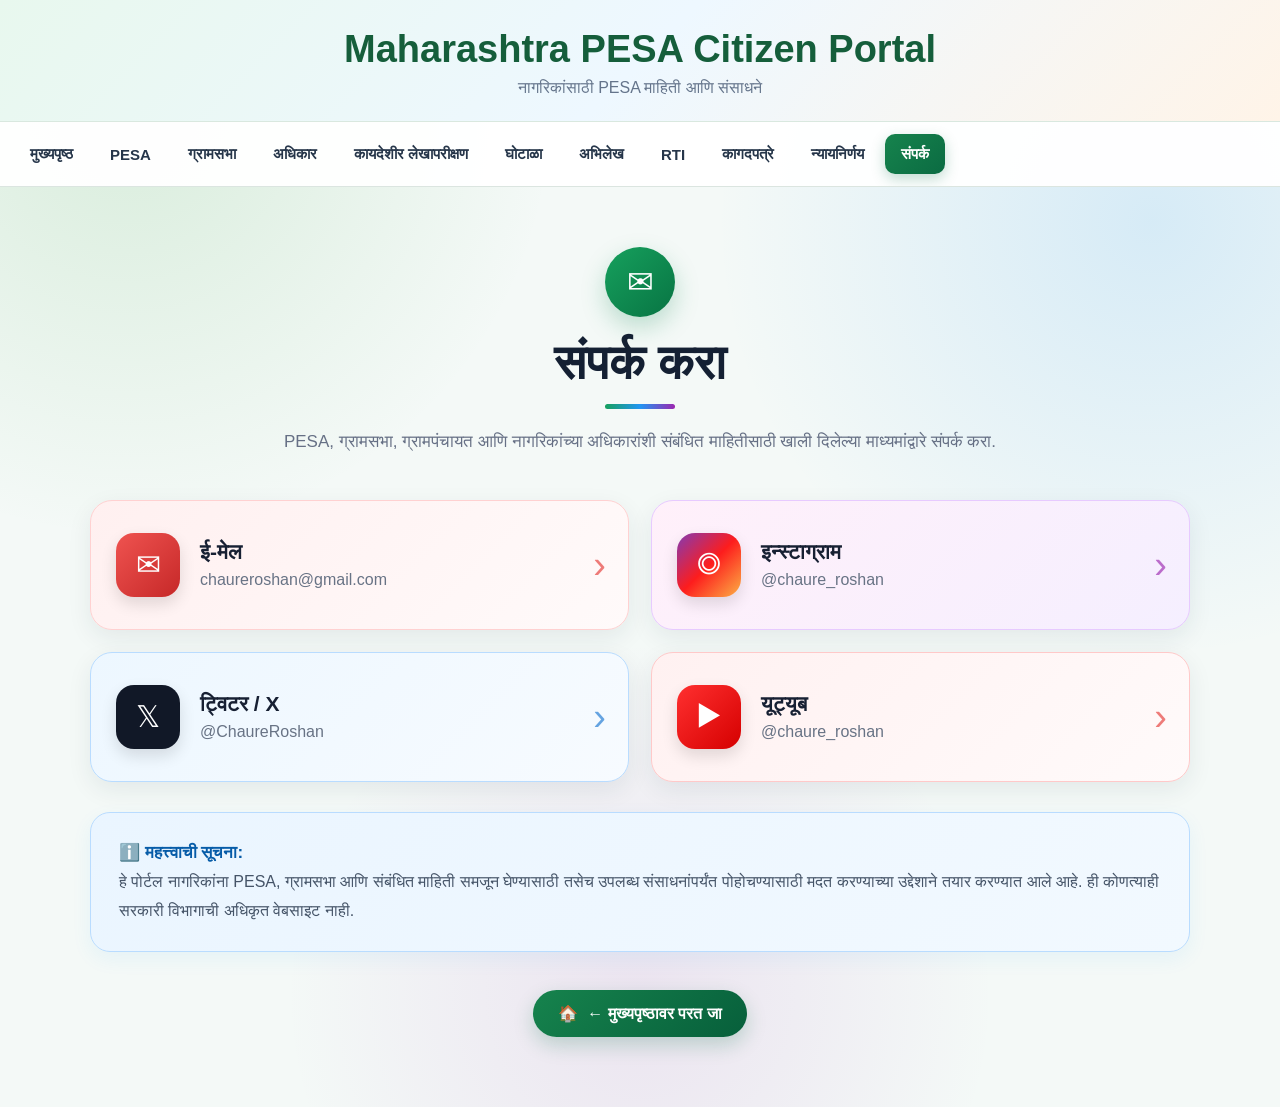
<file: contact.html>
<!DOCTYPE html>
<html lang="mr">
<head>
  <meta charset="UTF-8">
  <meta name="viewport" content="width=device-width, initial-scale=1.0">

  <title>संपर्क करा | Maharashtra PESA Citizen Portal</title>

  <style>
    * {
      box-sizing: border-box;
    }

    body {
      margin: 0;
      font-family: Arial, "Noto Sans Devanagari", sans-serif;
      color: #172033;
      background:
        radial-gradient(circle at 10% 10%, rgba(76,175,80,.16), transparent 28%),
        radial-gradient(circle at 90% 20%, rgba(33,150,243,.14), transparent 30%),
        radial-gradient(circle at 50% 90%, rgba(156,39,176,.10), transparent 30%),
        #f4f9f7;
    }

    /* HEADER */
    header {
      text-align: center;
      padding: 28px 18px 24px;
      background: linear-gradient(
        135deg,
        #e8f8ee,
        #eef8ff,
        #fff4e8
      );
      border-bottom: 1px solid #d9e8df;
    }

    header h1 {
      margin: 0;
      color: #155e3b;
      font-size: clamp(25px, 6vw, 38px);
      font-weight: 800;
    }

    header p {
      margin: 8px 0 0;
      color: #64748b;
      font-size: 16px;
    }

    /* NAVIGATION */
    nav {
      display: flex;
      align-items: center;
      gap: 5px;
      padding: 12px 14px;
      background: rgba(255,255,255,.97);
      border-bottom: 1px solid #dbe5e0;
      overflow-x: auto;
      white-space: nowrap;
      scrollbar-width: none;
    }

    nav::-webkit-scrollbar {
      display: none;
    }

    nav a {
      flex-shrink: 0;
      text-decoration: none;
      color: #26364a;
      padding: 11px 16px;
      border-radius: 10px;
      font-size: 15px;
      font-weight: 700;
      transition: all .25s ease;
    }

    nav a:hover {
      background: #e9f7ee;
      color: #087443;
    }

    nav a.active {
      background: linear-gradient(135deg, #16834d, #0b6b42);
      color: #ffffff;
      box-shadow: 0 5px 14px rgba(13,112,70,.25);
    }

    /* MAIN */
    .container {
      width: 92%;
      max-width: 1100px;
      margin: 0 auto;
      padding: 60px 0 70px;
    }

    /* TITLE */
    .title {
      text-align: center;
      margin-bottom: 42px;
    }

    .contact-symbol {
      width: 70px;
      height: 70px;
      margin: 0 auto 18px;
      display: flex;
      align-items: center;
      justify-content: center;
      border-radius: 50%;
      background: linear-gradient(135deg, #16a05d, #087443);
      color: white;
      font-size: 32px;
      box-shadow: 0 10px 25px rgba(16,137,78,.25);
    }

    .title h2 {
      margin: 0;
      font-size: clamp(32px, 7vw, 48px);
      color: #142033;
      font-weight: 800;
    }

    .title h2::after {
      content: "";
      display: block;
      width: 70px;
      height: 5px;
      margin: 12px auto 18px;
      border-radius: 20px;
      background: linear-gradient(
        90deg,
        #16a05d,
        #2196f3,
        #9c27b0
      );
    }

    .title p {
      max-width: 760px;
      margin: auto;
      color: #667085;
      font-size: 17px;
      line-height: 1.8;
    }

    /* CONTACT GRID */
    .contact-grid {
      display: grid;
      grid-template-columns: repeat(2, 1fr);
      gap: 22px;
    }

    /* CONTACT CARD */
    .contact-card {
      position: relative;
      display: flex;
      align-items: center;
      gap: 20px;
      padding: 25px;
      min-height: 130px;
      border-radius: 22px;
      text-decoration: none;
      color: #172033;
      overflow: hidden;
      border: 1px solid rgba(255,255,255,.9);
      box-shadow: 0 8px 25px rgba(30,50,70,.08);
      transition:
        transform .25s ease,
        box-shadow .25s ease;
    }

    .contact-card:hover {
      transform: translateY(-5px);
      box-shadow: 0 14px 35px rgba(30,50,70,.14);
    }

    .contact-card::after {
      content: "›";
      position: absolute;
      right: 22px;
      top: 50%;
      transform: translateY(-50%);
      font-size: 38px;
      opacity: .65;
    }

    /* EMAIL */
    .email-card {
      background: linear-gradient(135deg, #fff0f0, #fffafa);
      border-color: #ffd1d1;
    }

    .email-card::after {
      color: #e53935;
    }

    /* INSTAGRAM */
    .instagram-card {
      background: linear-gradient(135deg, #fff0fa, #f5efff);
      border-color: #e7caff;
    }

    .instagram-card::after {
      color: #9c27b0;
    }

    /* X */
    .twitter-card {
      background: linear-gradient(135deg, #edf7ff, #f7fbff);
      border-color: #b9dcff;
    }

    .twitter-card::after {
      color: #1976d2;
    }

    /* YOUTUBE */
    .youtube-card {
      background: linear-gradient(135deg, #fff1f1, #fffafa);
      border-color: #ffc9c9;
    }

    .youtube-card::after {
      color: #e53935;
    }

    /* ICON */
    .icon {
      width: 64px;
      height: 64px;
      min-width: 64px;
      display: flex;
      align-items: center;
      justify-content: center;
      border-radius: 18px;
      font-size: 30px;
      color: white;
      box-shadow: 0 7px 16px rgba(0,0,0,.12);
    }

    .email-card .icon {
      background: linear-gradient(135deg, #ef5350, #c62828);
    }

    .instagram-card .icon {
      background: linear-gradient(
        135deg,
        #833ab4,
        #fd1d1d,
        #fcb045
      );
    }

    .twitter-card .icon {
      background: #111827;
    }

    .youtube-card .icon {
      background: linear-gradient(135deg, #ff3030, #d50000);
    }

    /* TEXT */
    .contact-card h3 {
      margin: 0 0 7px;
      font-size: 21px;
      font-weight: 800;
    }

    .contact-card p {
      margin: 0;
      color: #687385;
      font-size: 16px;
      word-break: break-word;
    }

    /* INFORMATION NOTE */
    .note {
      margin-top: 30px;
      padding: 25px 28px;
      border-radius: 20px;
      background: linear-gradient(135deg, #eaf5ff, #f2f9ff);
      border: 1px solid #b9dcff;
      color: #455468;
      line-height: 1.8;
      box-shadow: 0 7px 20px rgba(33,150,243,.07);
    }

    .note strong {
      color: #075ca8;
      font-size: 17px;
    }

    /* BACK BUTTON */
    .back {
      text-align: center;
      margin-top: 38px;
    }

    .back a {
      display: inline-block;
      padding: 14px 25px;
      border-radius: 50px;
      background: linear-gradient(135deg, #16834d, #075f3b);
      color: white;
      text-decoration: none;
      font-weight: 700;
      font-size: 16px;
      box-shadow: 0 8px 20px rgba(8,116,67,.22);
      transition: .25s ease;
    }

    .back a:hover {
      transform: translateY(-3px);
    }

    /* MOBILE */
    @media (max-width: 700px) {

      .container {
        width: 94%;
        padding: 45px 0 55px;
      }

      .contact-grid {
        grid-template-columns: 1fr;
        gap: 17px;
      }

      .contact-card {
        min-height: 120px;
        padding: 20px;
      }

      .icon {
        width: 58px;
        height: 58px;
        min-width: 58px;
        font-size: 27px;
      }

      .contact-card h3 {
        font-size: 19px;
      }

      .contact-card p {
        font-size: 15px;
      }

      .title p {
        font-size: 16px;
      }

      .note {
        padding: 20px;
      }
    }
  </style>
  <script data-goatcounter="https://chaureroshan.goatcounter.com/count"
        async src="//gc.zgo.at/count.js"></script>
</head>

<body>

  <!-- HEADER -->
  <header>
    <h1>Maharashtra PESA Citizen Portal</h1>

    <p>
      नागरिकांसाठी PESA माहिती आणि संसाधने
    </p>
  </header>


  <!-- NAVIGATION -->
  <nav>

    <a href="index.html">मुख्यपृष्ठ</a>

    <a href="pesa.html">PESA</a>

    <a href="gram-sabha.html">ग्रामसभा</a>

    <a href="powers.html">अधिकार</a>

    <a href="audit.html">कायदेशीर लेखापरीक्षण</a>
    
    <a href="ghotala.html">घोटाळा</a>

    <a href="records.html">अभिलेख</a>

    <a href="rti.html">RTI</a>

    <a href="documents.html">कागदपत्रे</a>

    <a href="judgments.html">न्यायनिर्णय</a>

    <a href="contact.html" class="active">संपर्क</a>

  </nav>


  <!-- MAIN CONTENT -->
  <main class="container">

    <!-- TITLE -->
    <div class="title">

      <div class="contact-symbol">
        ✉
      </div>

      <h2>संपर्क करा</h2>

      <p>
        PESA, ग्रामसभा, ग्रामपंचायत आणि नागरिकांच्या अधिकारांशी
        संबंधित माहितीसाठी खाली दिलेल्या माध्यमांद्वारे संपर्क करा.
      </p>

    </div>


    <!-- CONTACT CARDS -->
    <div class="contact-grid">


      <!-- EMAIL -->
      <a
        href="mailto:chaureroshan@gmail.com"
        class="contact-card email-card"
      >

        <div class="icon">
          ✉
        </div>

        <div>
          <h3>ई-मेल</h3>
          <p>chaureroshan@gmail.com</p>
        </div>

      </a>


      <!-- INSTAGRAM -->
      <a
        href="https://www.instagram.com/chaure_roshan/"
        target="_blank"
        rel="noopener noreferrer"
        class="contact-card instagram-card"
      >

        <div class="icon">
          ◎
        </div>

        <div>
          <h3>इन्स्टाग्राम</h3>
          <p>@chaure_roshan</p>
        </div>

      </a>


      <!-- X -->
      <a
        href="https://x.com/ChaureRoshan"
        target="_blank"
        rel="noopener noreferrer"
        class="contact-card twitter-card"
      >

        <div class="icon">
          𝕏
        </div>

        <div>
          <h3>ट्विटर / X</h3>
          <p>@ChaureRoshan</p>
        </div>

      </a>


      <!-- YOUTUBE -->
      <a
        href="https://www.youtube.com/@chaure_roshan"
        target="_blank"
        rel="noopener noreferrer"
        class="contact-card youtube-card"
      >

        <div class="icon">
          ▶
        </div>

        <div>
          <h3>यूट्यूब</h3>
          <p>@chaure_roshan</p>
        </div>

      </a>

    </div>


    <!-- INFORMATION NOTE -->
    <div class="note">

      <strong>ℹ️ महत्त्वाची सूचना:</strong>

      <br>

      हे पोर्टल नागरिकांना PESA, ग्रामसभा आणि संबंधित
      माहिती समजून घेण्यासाठी तसेच उपलब्ध संसाधनांपर्यंत
      पोहोचण्यासाठी मदत करण्याच्या उद्देशाने तयार करण्यात आले आहे.
      ही कोणत्याही सरकारी विभागाची अधिकृत वेबसाइट नाही.

    </div>


    <!-- BACK BUTTON -->
    <div class="back">

      <a href="index.html">
        🏠 &nbsp;← मुख्यपृष्ठावर परत जा
      </a>

    </div>

  </main>

</body>
</html>
</file>
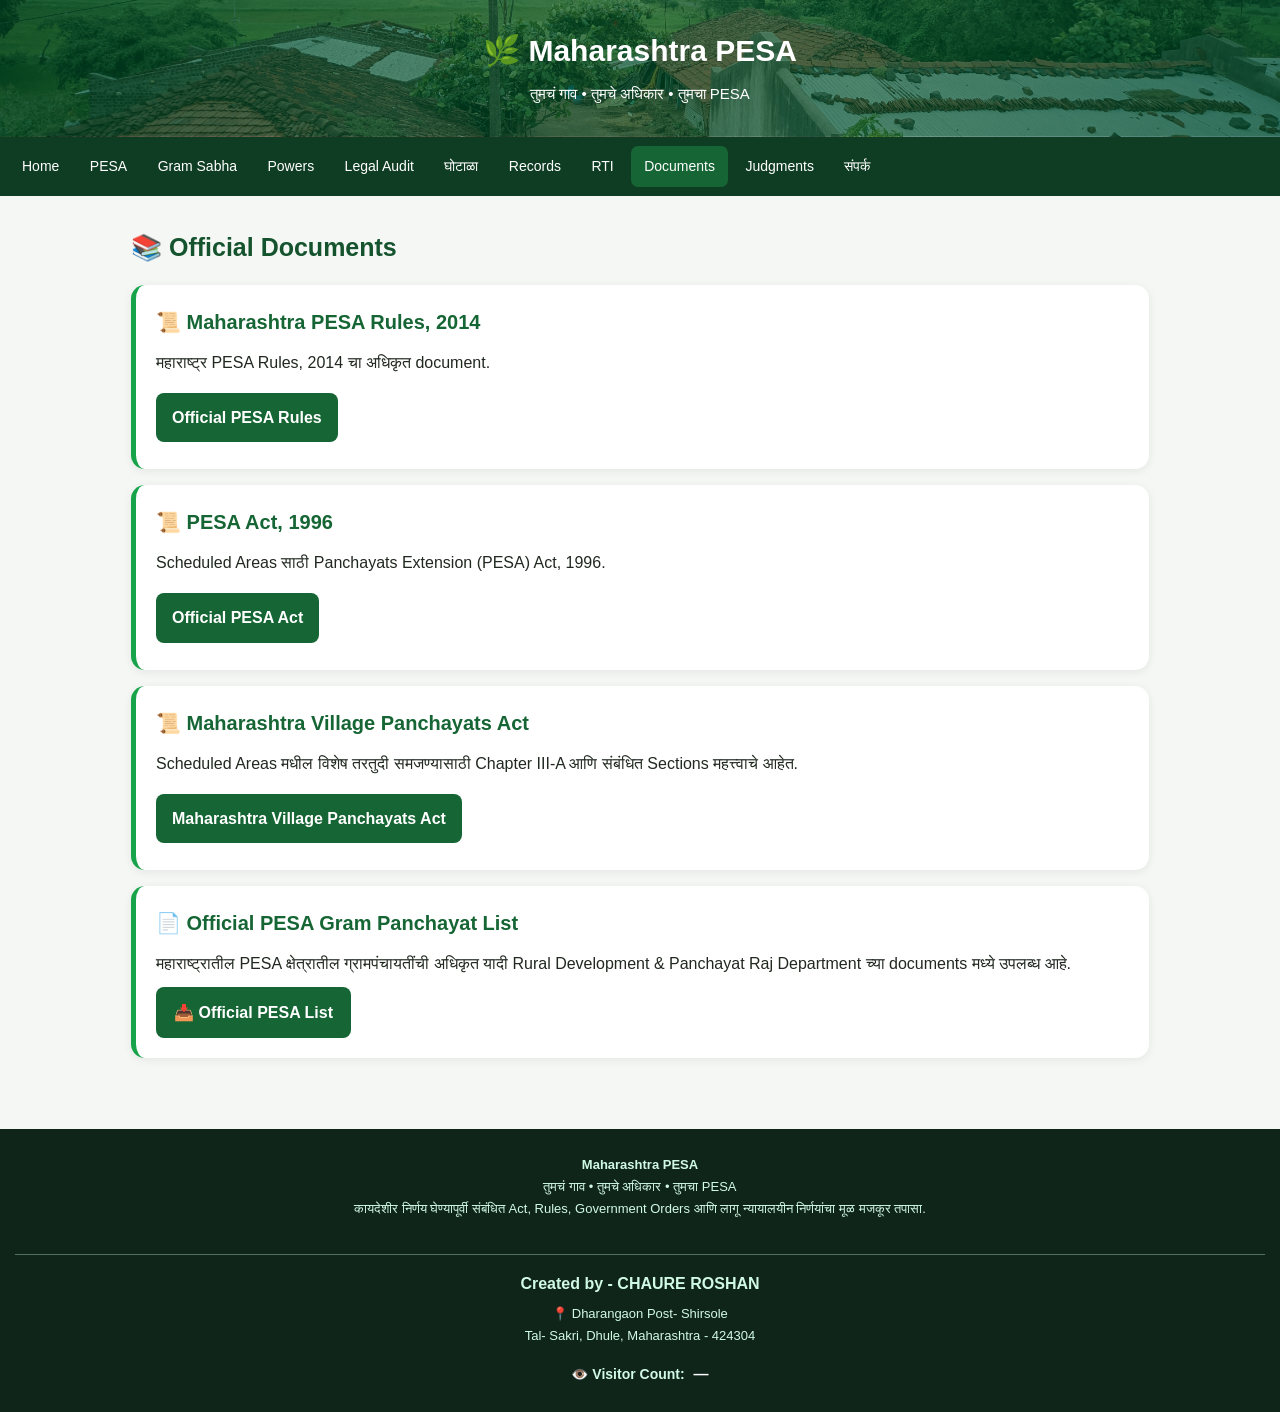
<file: documents.html>
<!DOCTYPE html>
<html lang="mr">
<head><meta charset="UTF-8"><meta name="viewport" content="width=device-width, initial-scale=1.0">
<title>Documents — Maharashtra PESA</title><link rel="stylesheet" href="styles.css"><script data-goatcounter="https://chaureroshan.goatcounter.com/count"
        async src="//gc.zgo.at/count.js"></script></head>
<body>
<header><h1>🌿 Maharashtra PESA</h1><p>तुमचं गाव • तुमचे अधिकार • तुमचा PESA</p></header>

<nav>
<a href="index.html" class="nav-home">Home</a>
<a href="pesa.html">PESA</a>
<a href="gram-sabha.html">Gram Sabha</a>
<a href="powers.html">Powers</a>
<a href="audit.html">Legal Audit</a>
<a href="ghotala.html">घोटाळा</a>
<a href="records.html">Records</a>
<a href="rti.html">RTI</a>
<a href="documents.html" class="active">Documents</a>
<a href="judgments.html">Judgments</a>
<a href="contact.html">संपर्क</a>
</nav>

<main>
<section><h2>📚 Official Documents</h2>
<div class="info-card"><h3>📜 Maharashtra PESA Rules, 2014</h3><p>महाराष्ट्र PESA Rules, 2014 चा अधिकृत document.</p><a class="btn" href="https://rdd.maharashtra.gov.in/document-category/ग्राम-विकास-व-पंचायतराज-व-mr/" target="_blank">Official PESA Rules</a></div>
<div class="info-card"><h3>📜 PESA Act, 1996</h3><p>Scheduled Areas साठी Panchayats Extension (PESA) Act, 1996.</p><a class="btn" href="https://rdd.maharashtra.gov.in/document-category/ग्राम-विकास-व-पंचायतराज-व-mr/" target="_blank">Official PESA Act</a></div>
<div class="info-card"><h3>📜 Maharashtra Village Panchayats Act</h3><p>Scheduled Areas मधील विशेष तरतुदी समजण्यासाठी Chapter III-A आणि संबंधित Sections महत्त्वाचे आहेत.</p><a class="btn" href="https://lj.maharashtra.gov.in/en/document-category/act-list/page/5/" target="_blank">Maharashtra Village Panchayats Act</a></div>
<div class="info-card"><h3>📄 Official PESA Gram Panchayat List</h3><p>महाराष्ट्रातील PESA क्षेत्रातील ग्रामपंचायतींची अधिकृत यादी Rural Development & Panchayat Raj Department च्या documents मध्ये उपलब्ध आहे.</p><a href="https://cdnbbsr.s3waas.gov.in/s3e6c2dc3dee4a51dcec3a876aa2339a78/uploads/2023/08/2023080488.pdf"
   target="_blank"
   rel="noopener"
   style="display:inline-block;
          padding:12px 18px;
          background:#166534;
          color:white;
          text-decoration:none;
          border-radius:8px;
          font-weight:700;">
  📥 Official PESA List
</a></div>
</section>
</main>

<footer>
<p><strong>Maharashtra PESA</strong></p>
<p>तुमचं गाव • तुमचे अधिकार • तुमचा PESA</p>
<p>कायदेशीर निर्णय घेण्यापूर्वी संबंधित Act, Rules, Government Orders आणि लागू न्यायालयीन निर्णयांचा मूळ मजकूर तपासा.</p>
<div class="creator-info">
<hr>
<p><strong>Created by - CHAURE ROSHAN</strong></p>
<p>📍 Dharangaon Post- Shirsole<br>Tal- Sakri, Dhule, Maharashtra - 424304</p>
<div id="visitor-count-footer"
     style="margin-top:14px; text-align:center; font-size:14px; font-weight:600;">
  👁️ Visitor Count: <span id="total-visits">...</span>
</div>

<script>
fetch('https://chaureroshan.goatcounter.com/counter/TOTAL.json')
  .then(function(response) {
    if (!response.ok) throw new Error('Counter unavailable');
    return response.json();
  })
  .then(function(data) {
    document.getElementById('total-visits').textContent = data.count;
  })
  .catch(function() {
    document.getElementById('total-visits').textContent = '—';
  });
</script>
</div>
</footer>

</body></html>
</file>
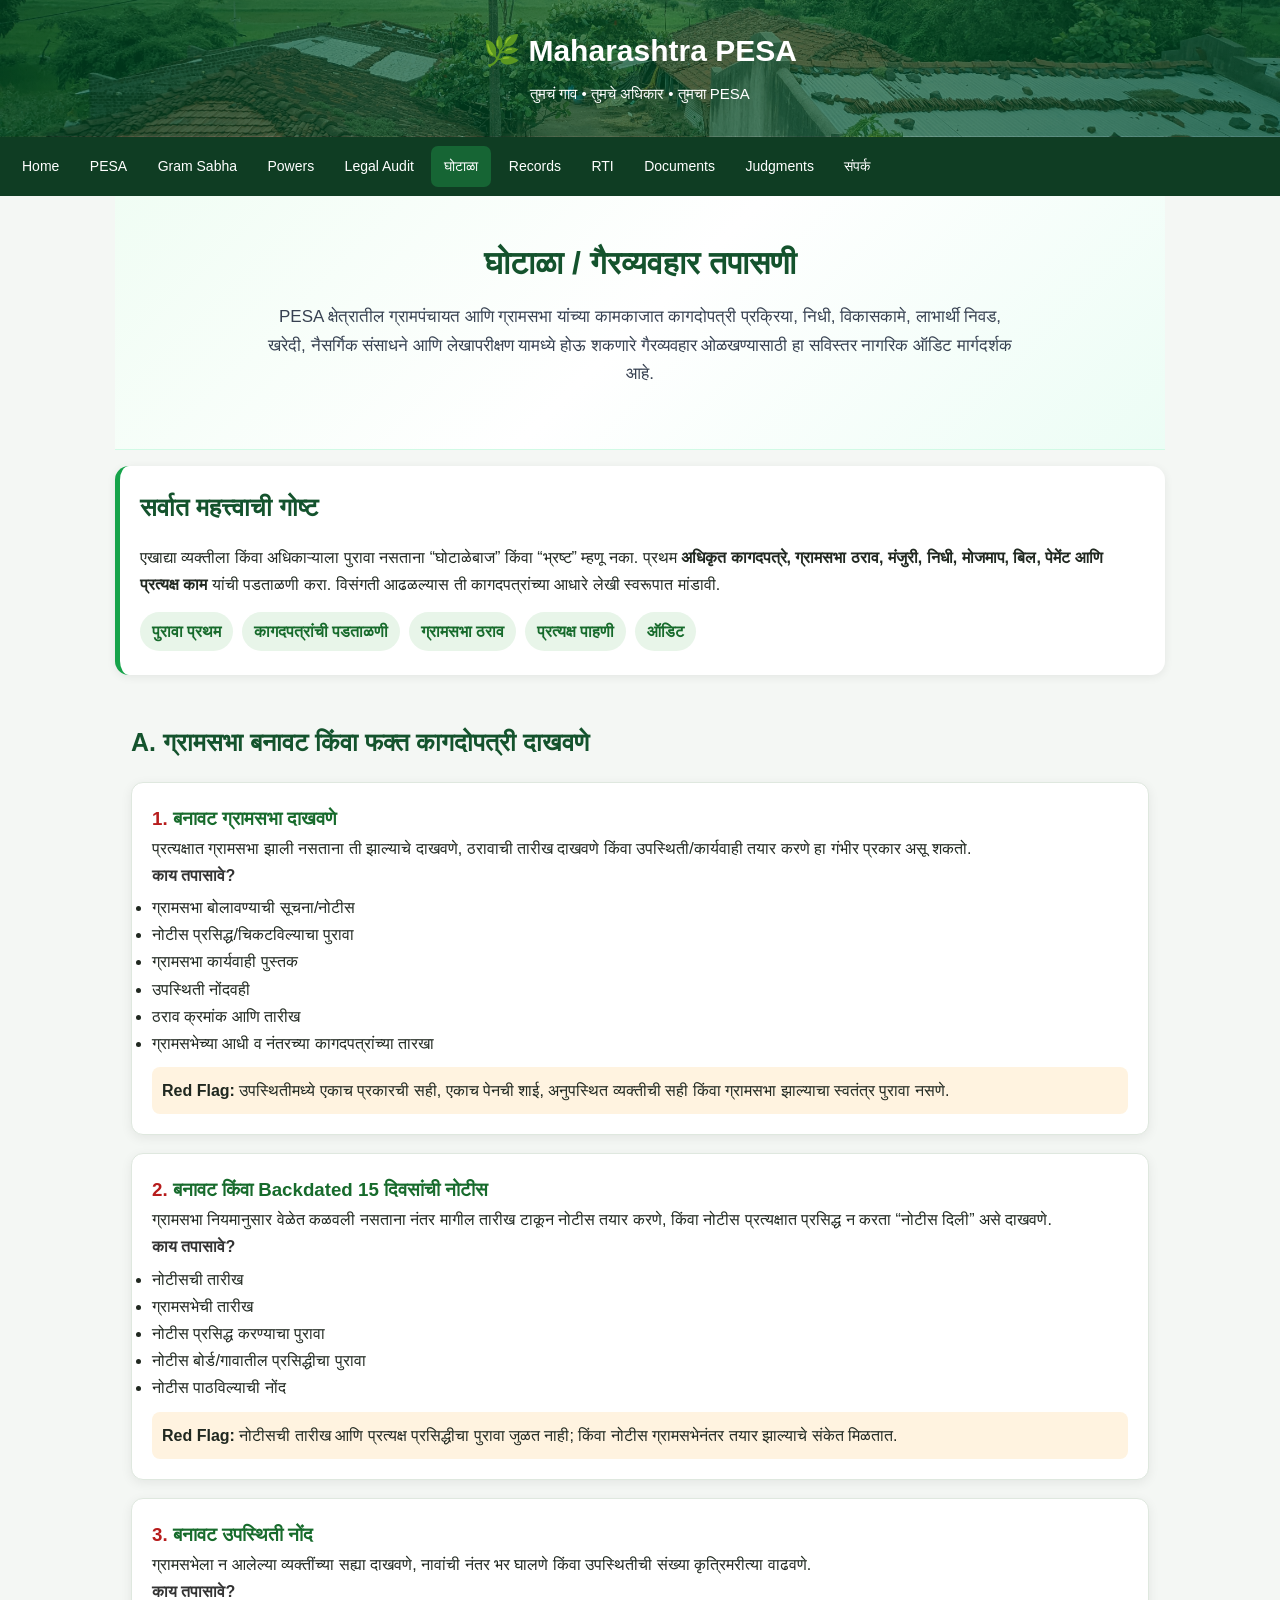
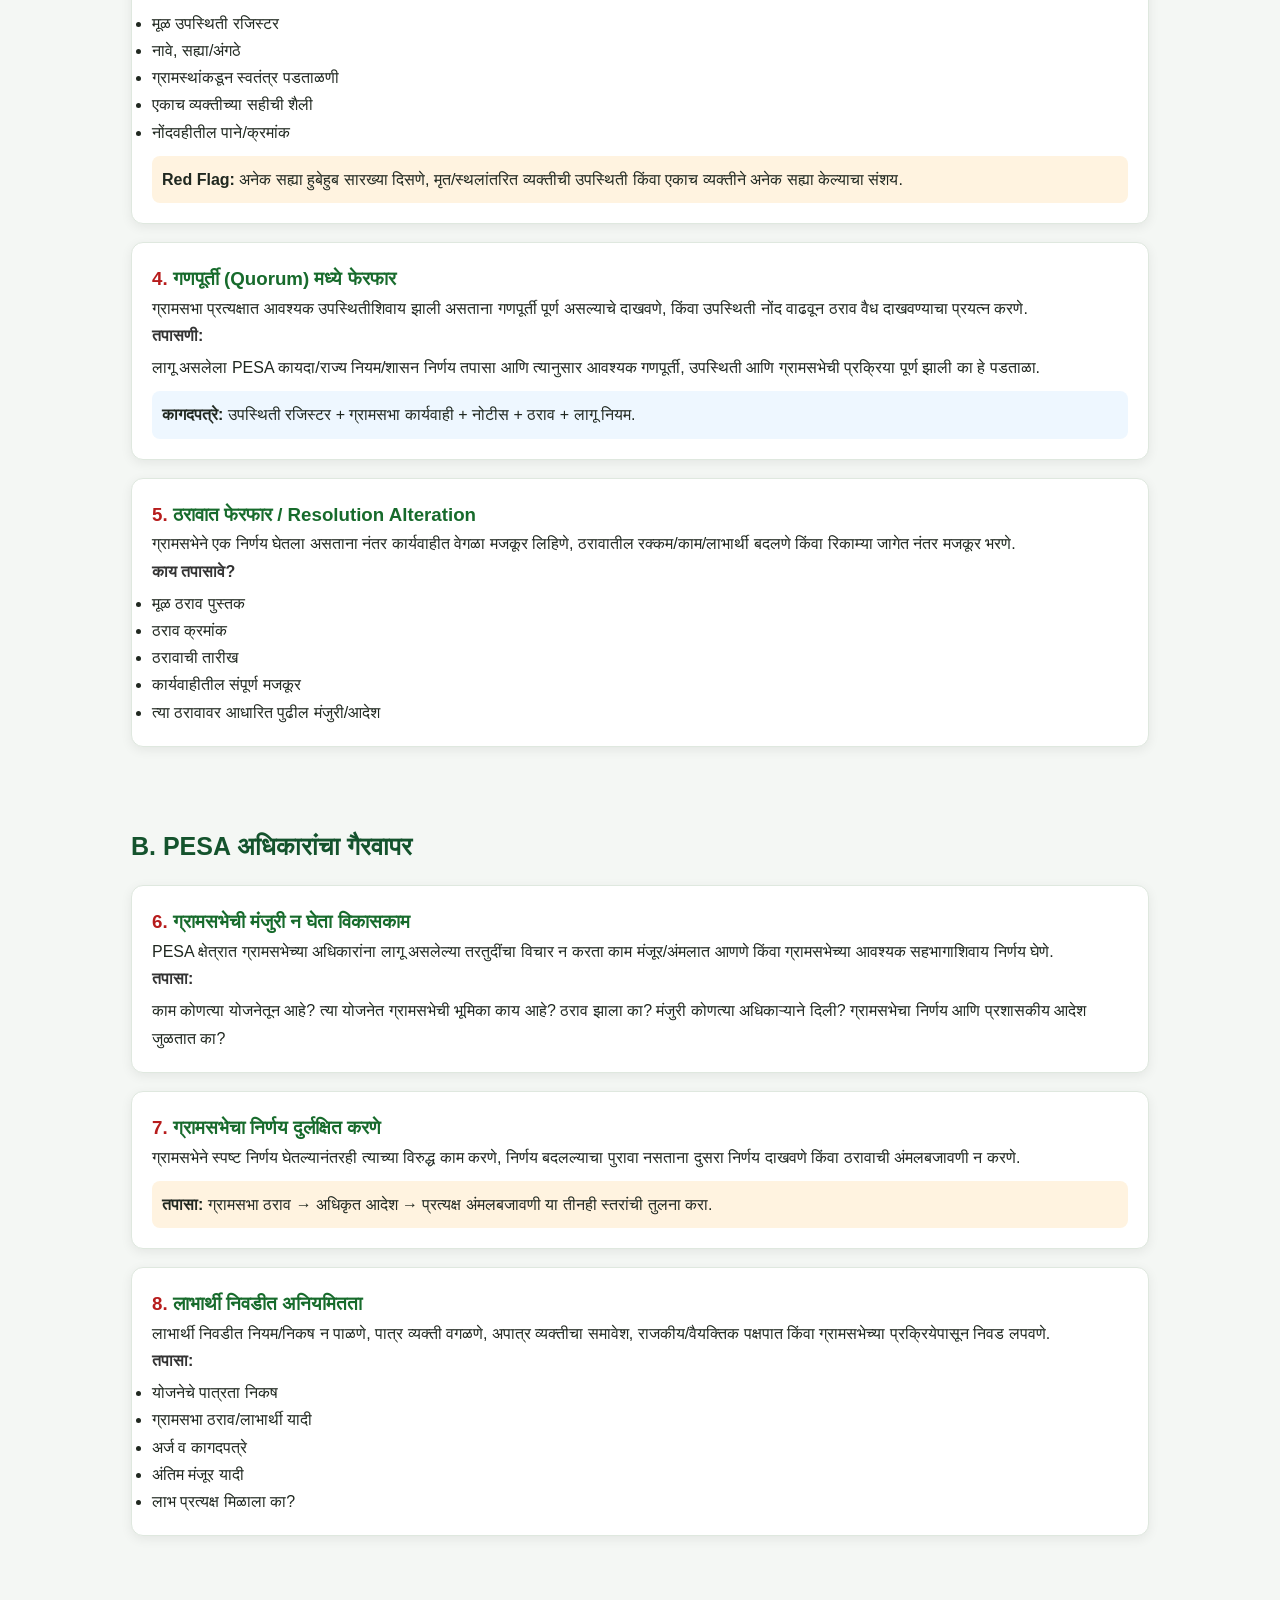
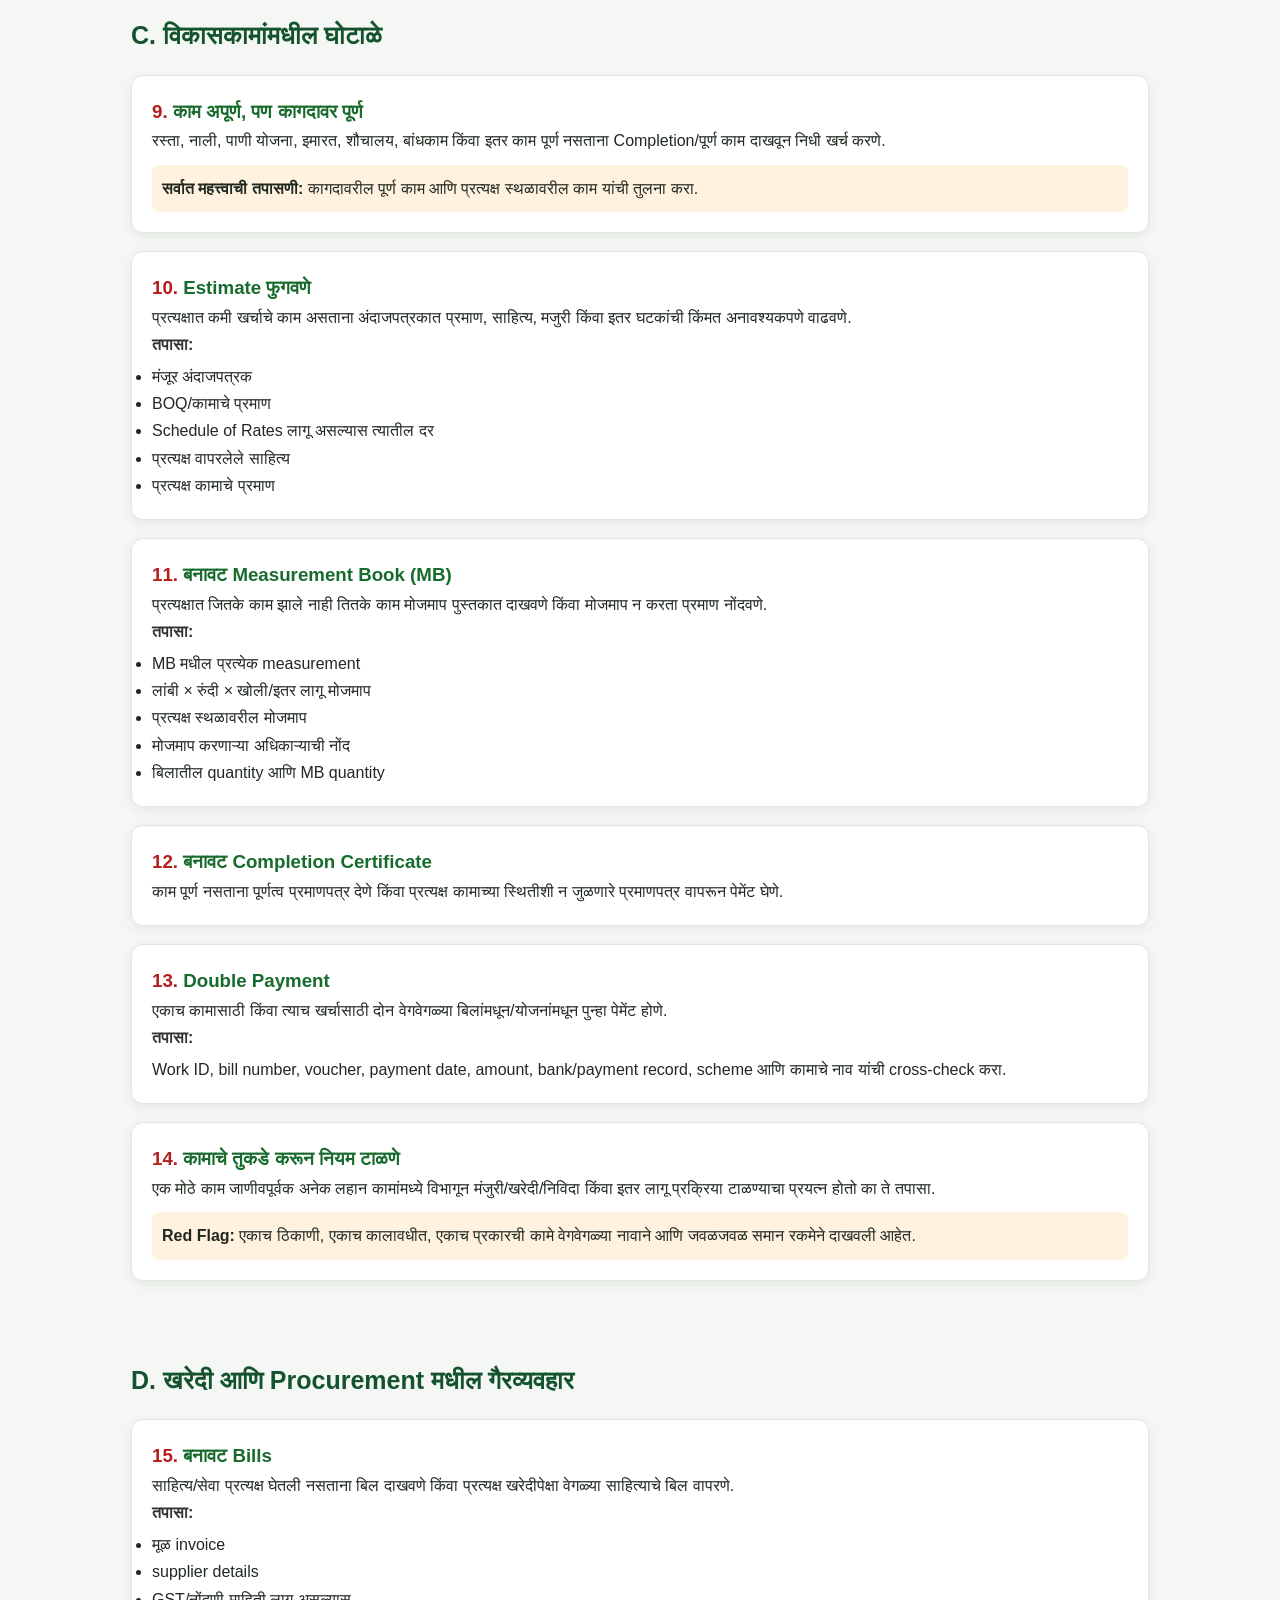
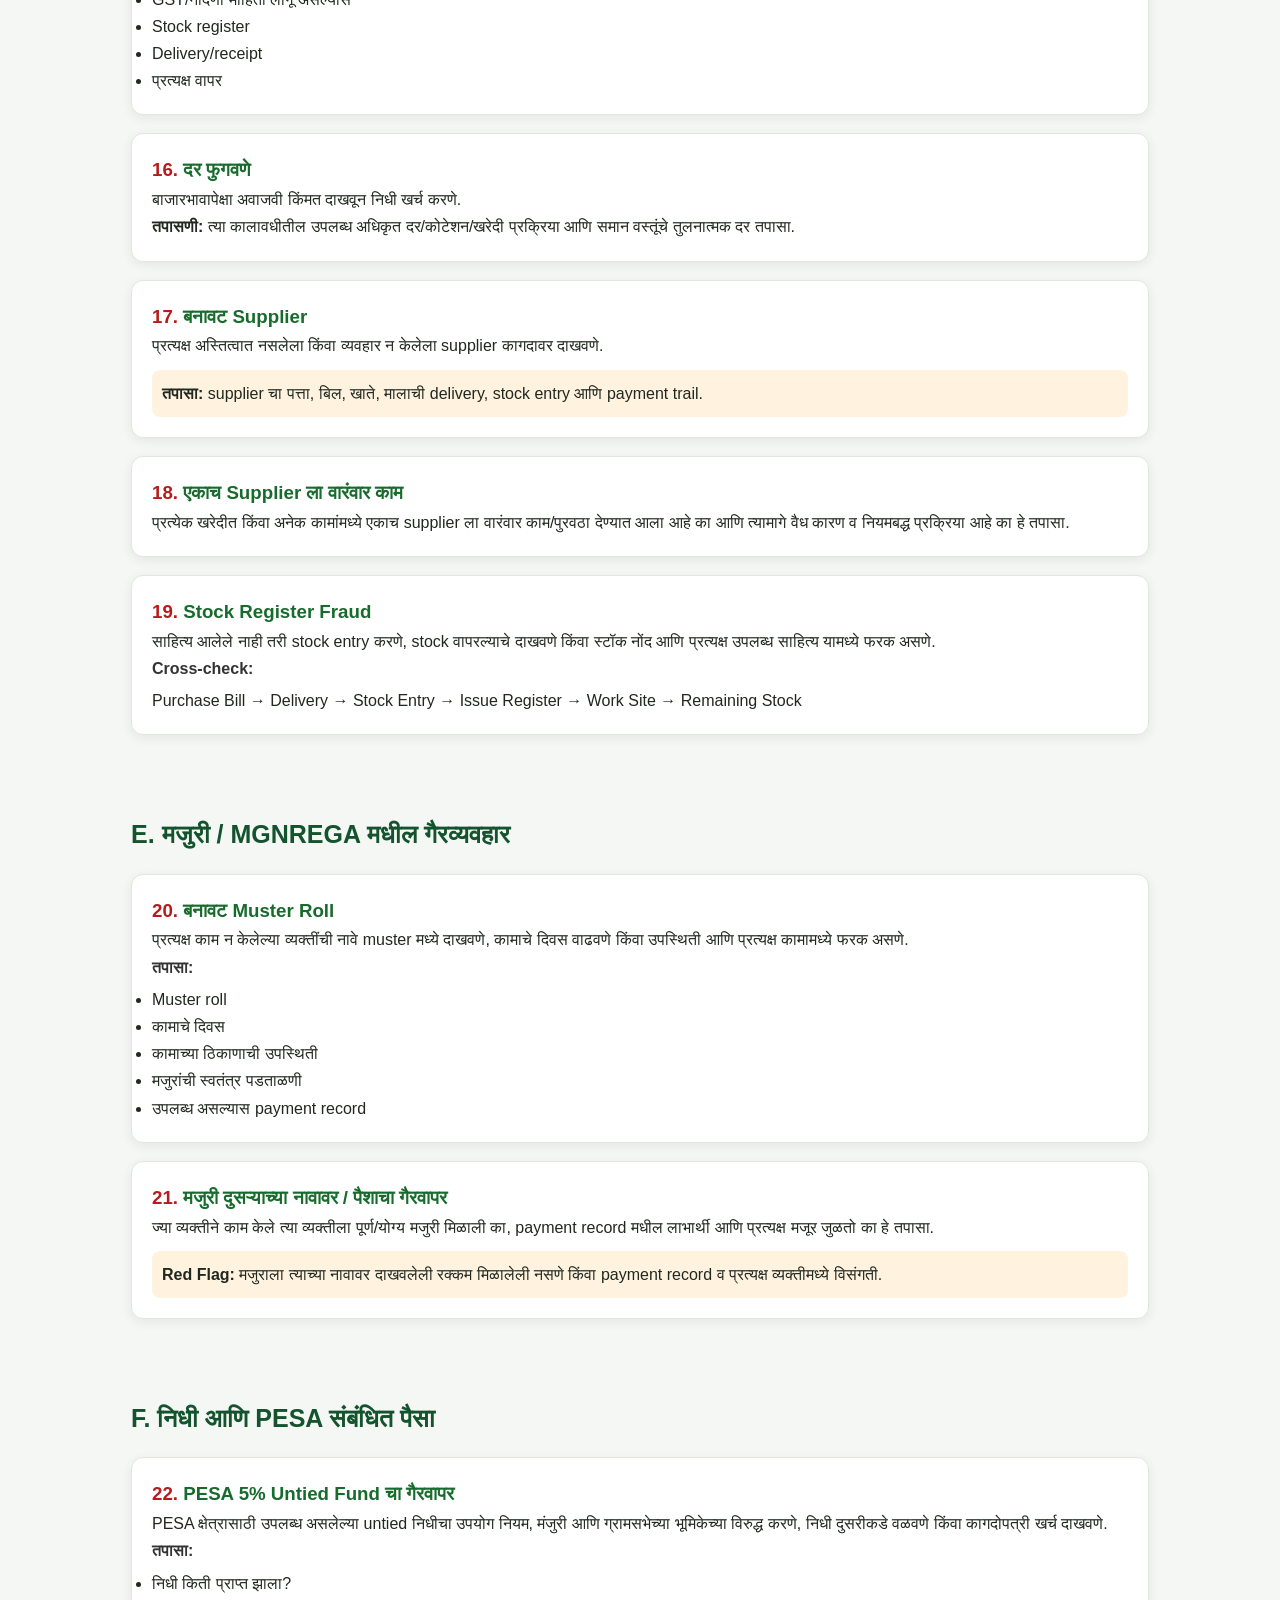
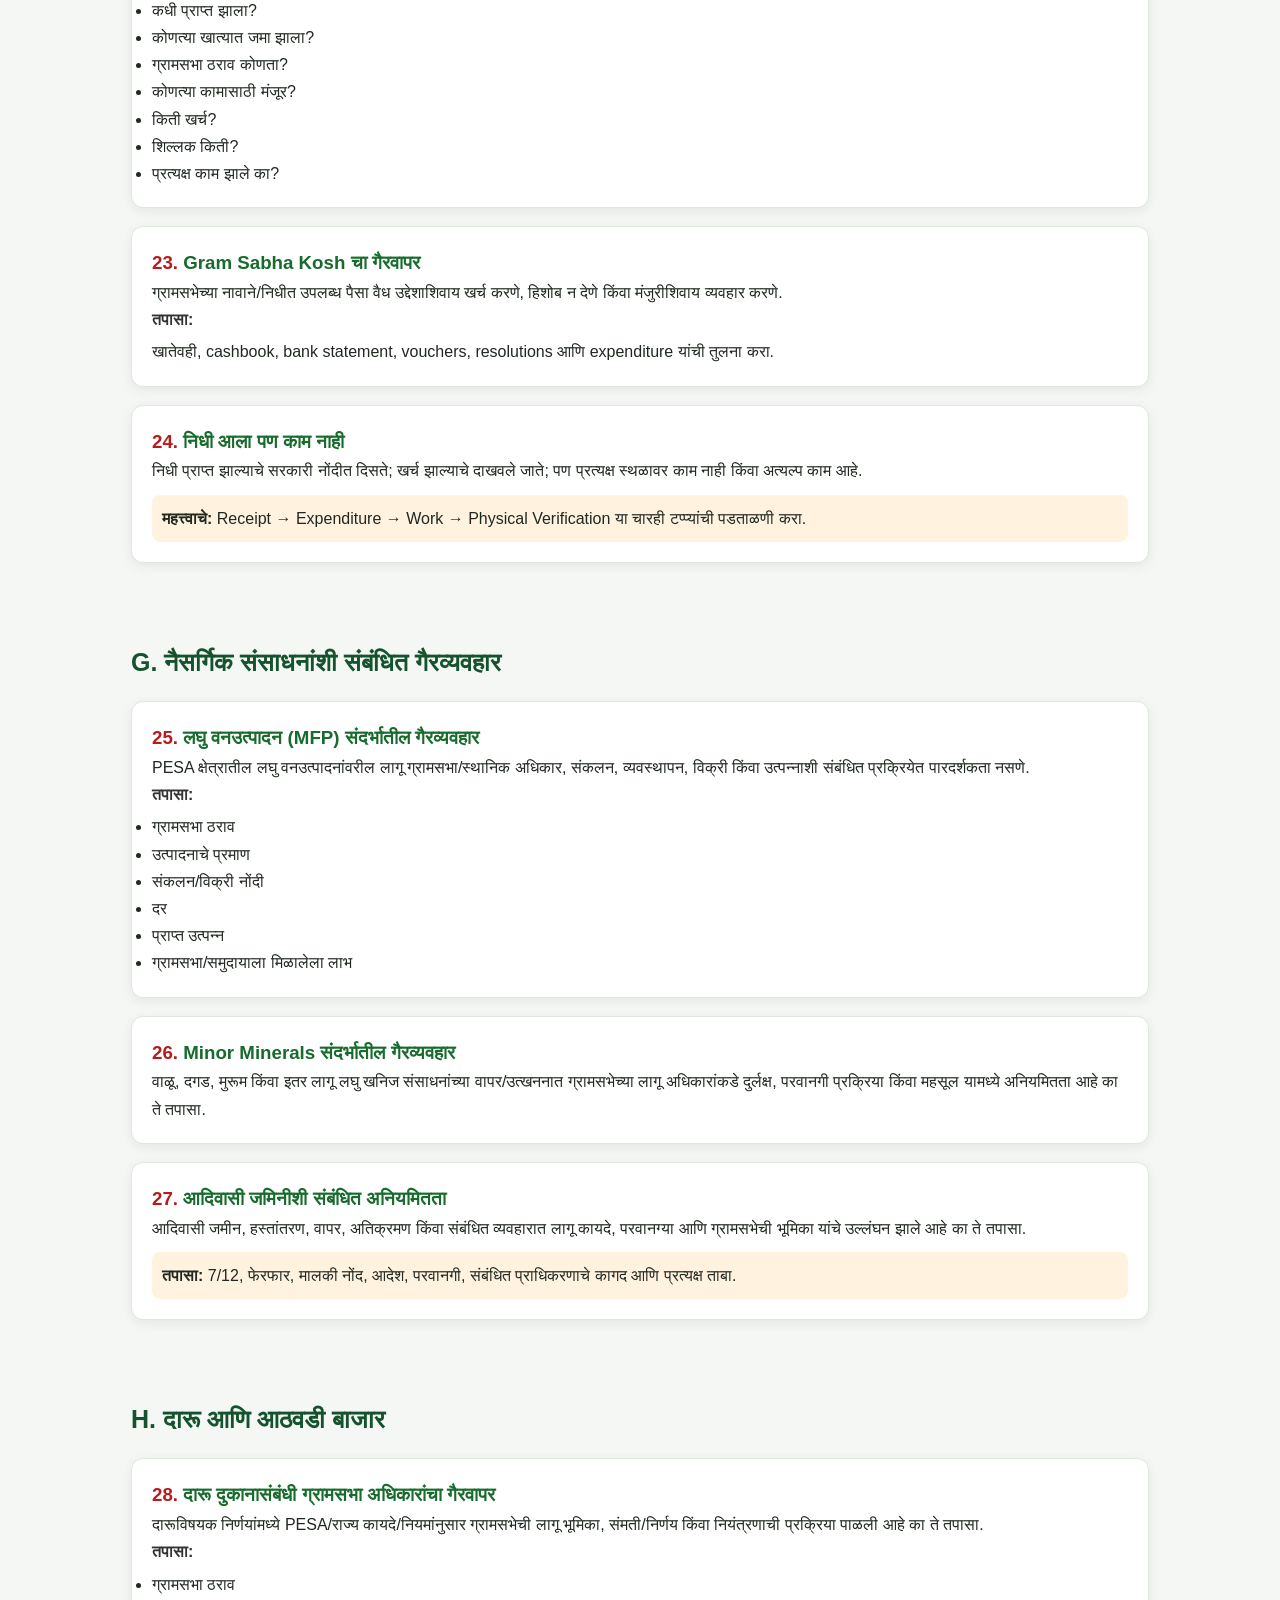
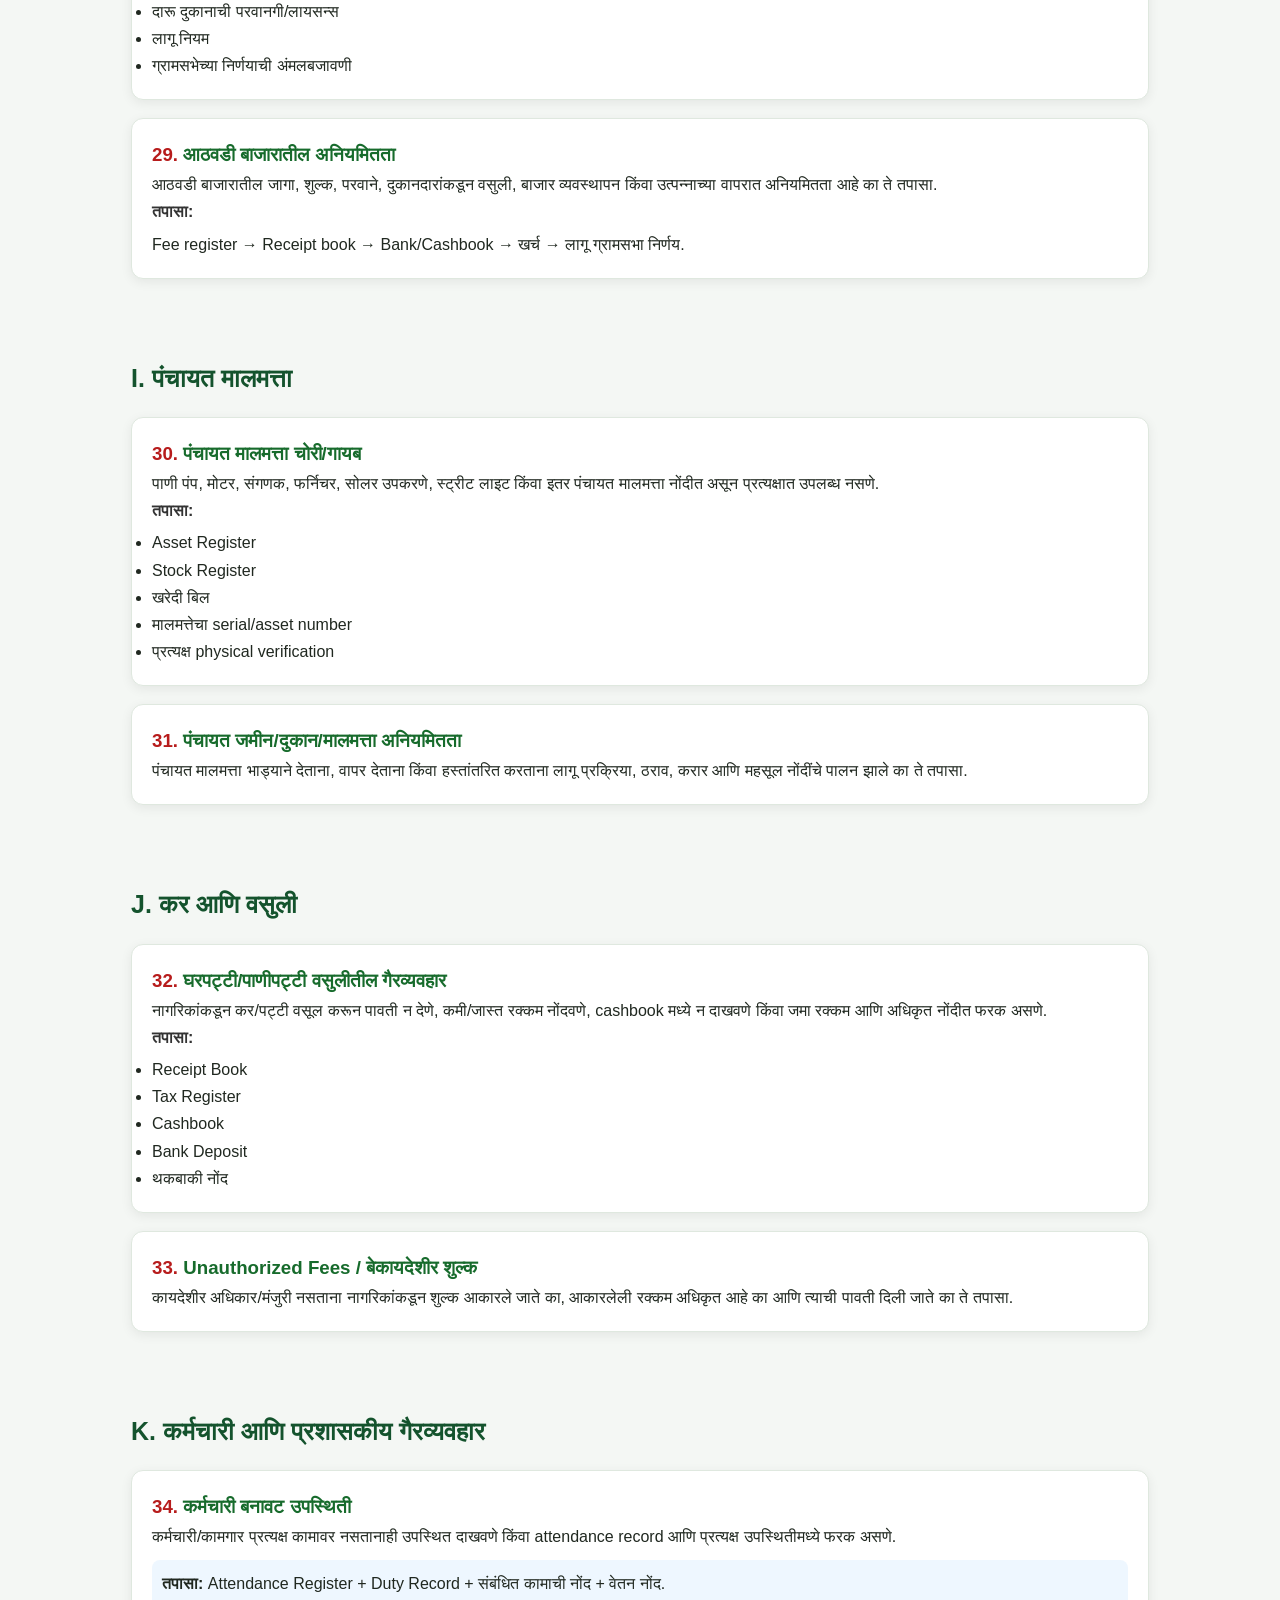
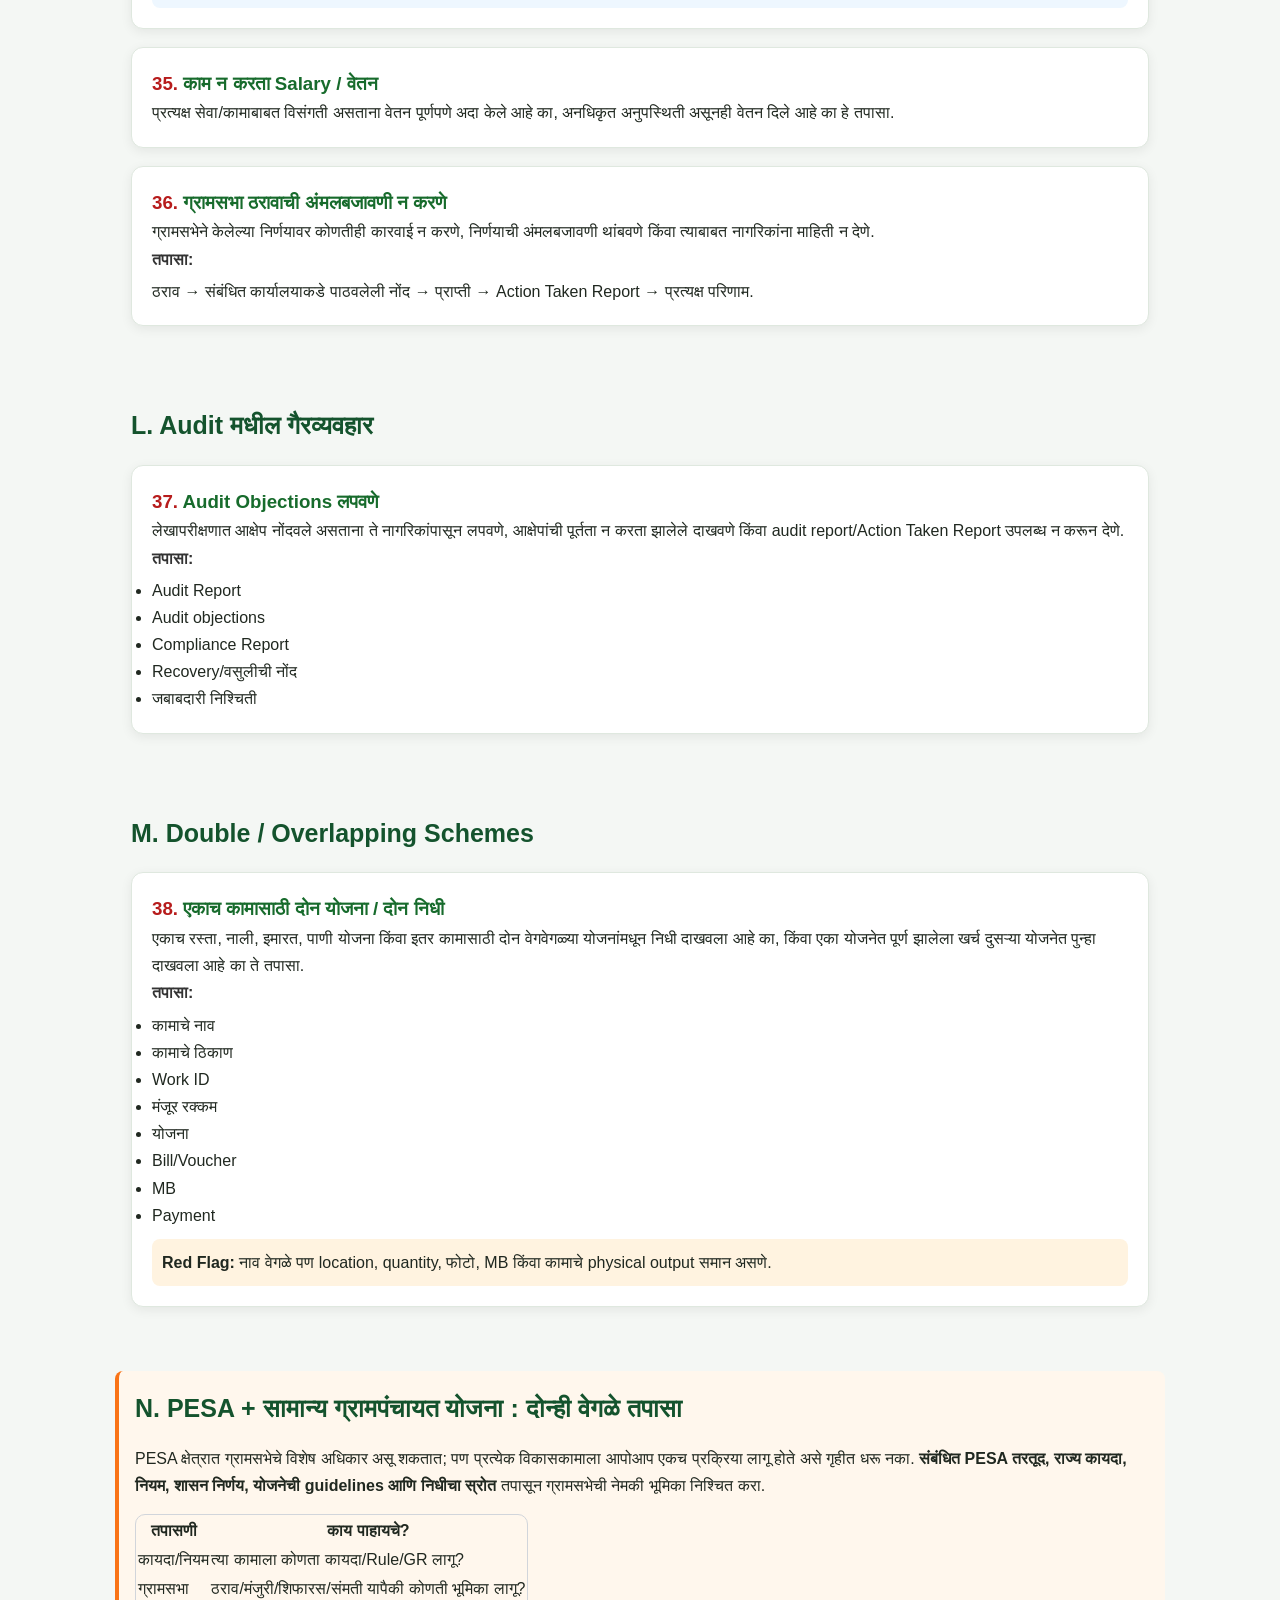
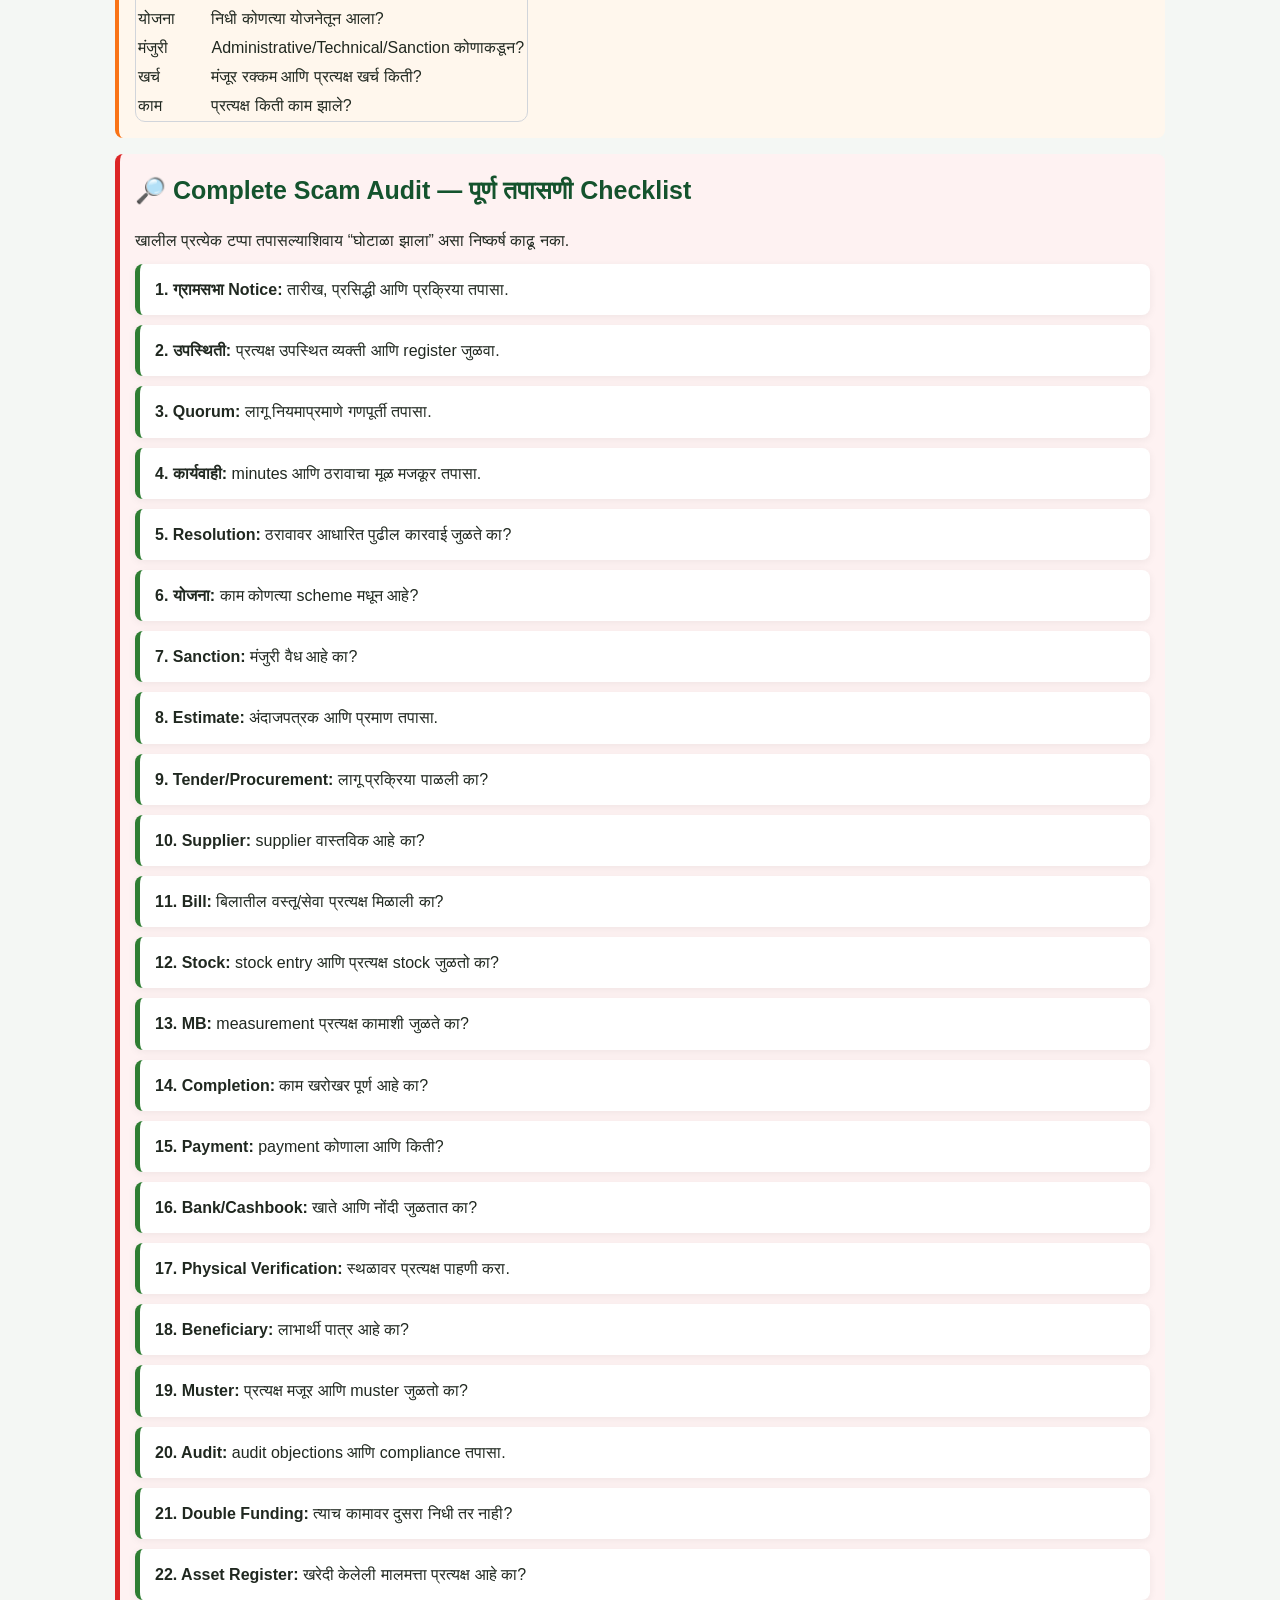
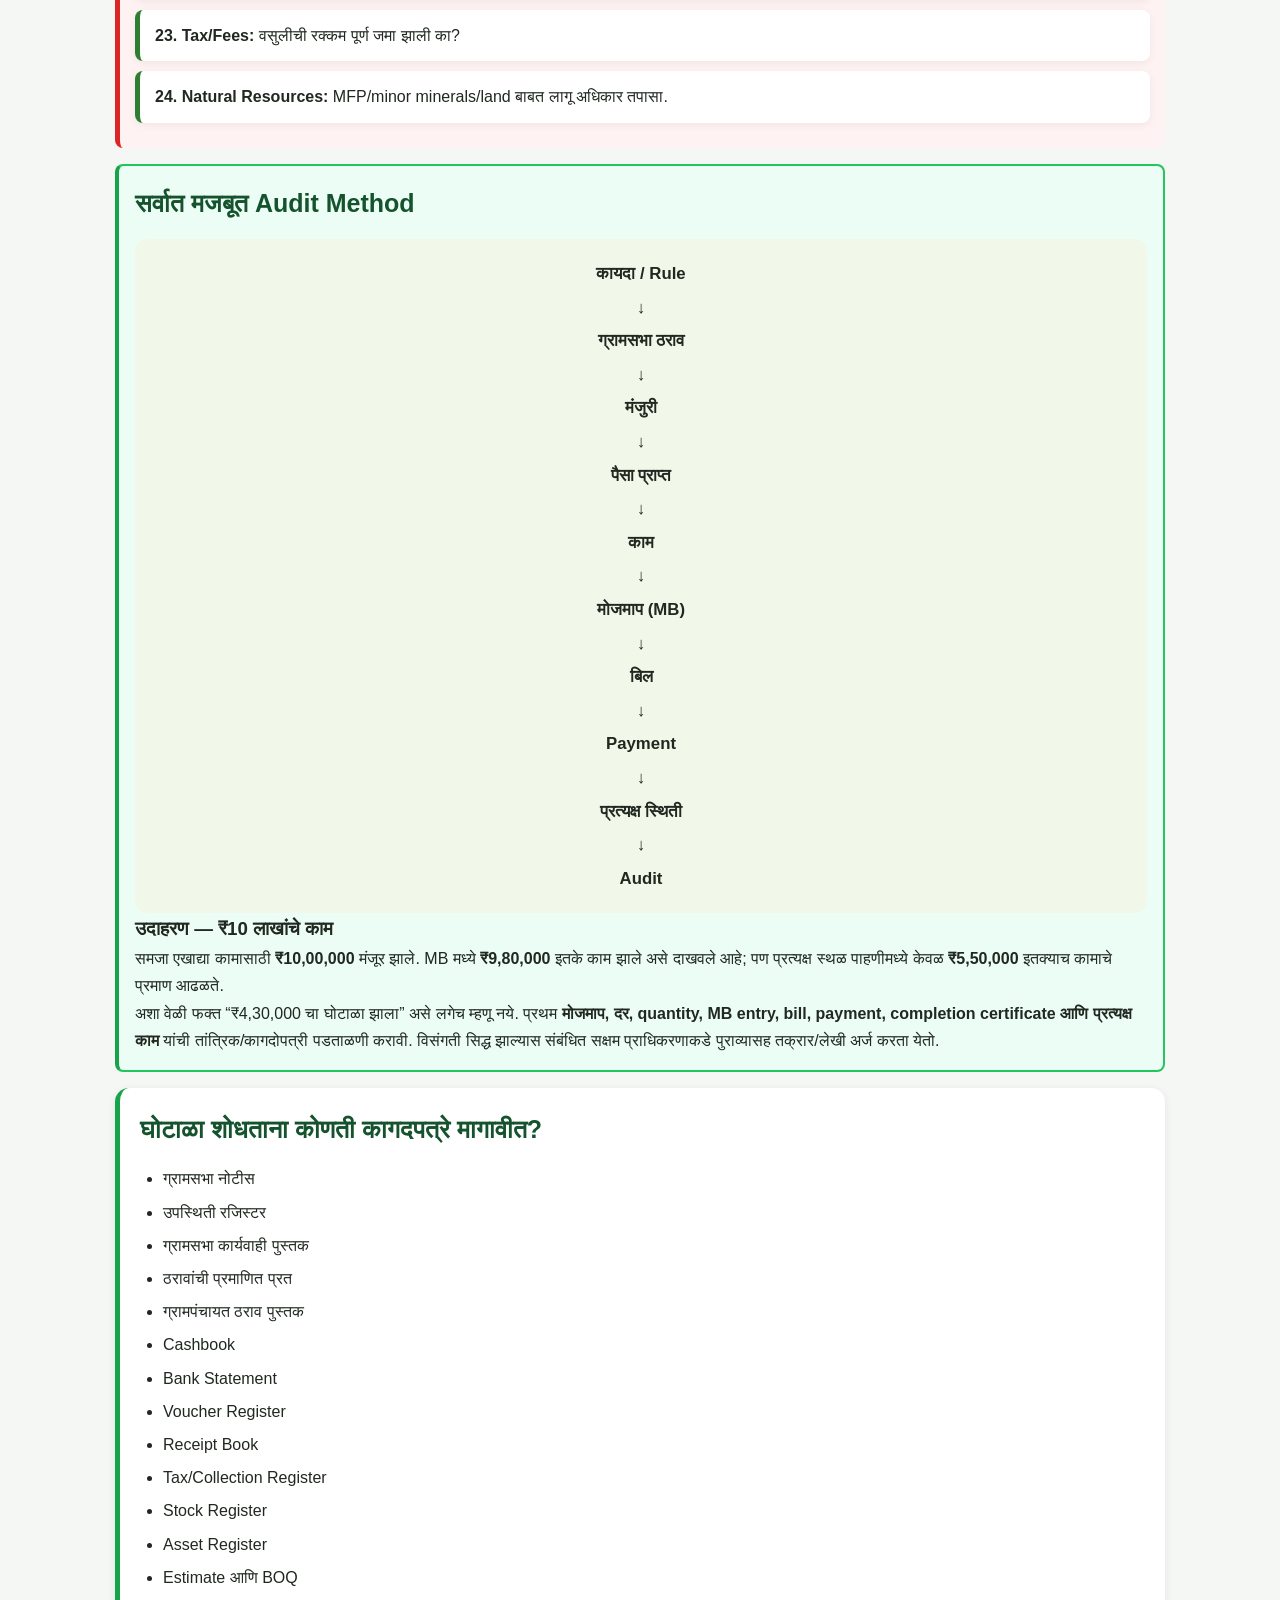
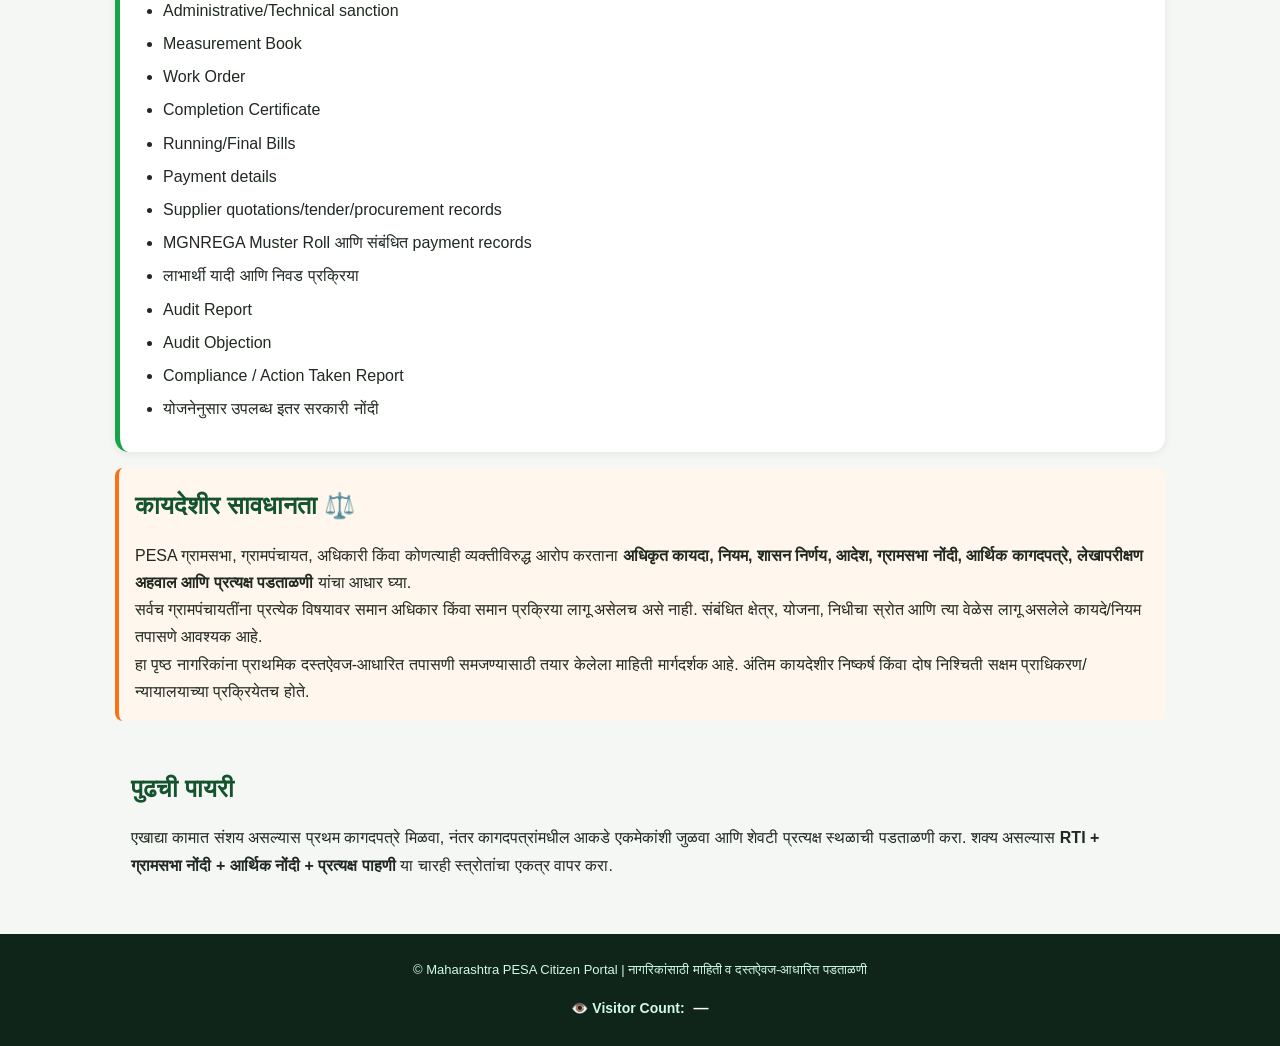
<file: ghotala.html>
<!DOCTYPE html>
<html lang="mr">
<head>
<meta charset="UTF-8">
<meta name="viewport" content="width=device-width, initial-scale=1.0">
<title>घोटाळा | Maharashtra PESA Citizen Portal</title>
<link rel="stylesheet" href="styles.css">

<style>
.badge{display:inline-block;padding:6px 12px;border-radius:20px;background:#e8f5e9;color:#176b2c;font-weight:700;margin:4px 4px 4px 0}
.checklist{padding-left:0;list-style:none}
.check{background:#fff;border-left:5px solid #2e7d32;margin:10px 0;padding:12px 15px;border-radius:8px;box-shadow:0 2px 8px rgba(0,0,0,.06)}
.audit-flow{font-weight:700;text-align:center;font-size:1.05rem;line-height:2;background:#f1f8e9;padding:18px;border-radius:12px}
.small{font-size:.92rem;color:#555}
.scam-card{margin:18px 0;padding:20px;border-radius:12px;background:#fff;border:1px solid #dfe8df;box-shadow:0 3px 12px rgba(0,0,0,.07)}
.scam-card h3{margin-top:0;color:#176b2c}
.scam-card h4{margin-bottom:5px;color:#333}
.redflag{background:#fff3e0;padding:10px;border-radius:8px;margin-top:10px}
.records{background:#eef7ff;padding:10px;border-radius:8px;margin-top:10px}
.number{font-weight:800;color:#b71c1c}
</style>
  <script data-goatcounter="https://chaureroshan.goatcounter.com/count"
        async src="//gc.zgo.at/count.js"></script>
</head>

<body>

<header>
<h1>🌿 Maharashtra PESA</h1>
<p>तुमचं गाव • तुमचे अधिकार • तुमचा PESA</p>
</header>

<nav>
<a href="index.html">Home</a>
<a href="pesa.html">PESA</a>
<a href="gram-sabha.html">Gram Sabha</a>
<a href="powers.html">Powers</a>
<a href="audit.html">Legal Audit</a>
<a href="ghotala.html" class="active">घोटाळा</a>
<a href="records.html">Records</a>
<a href="rti.html">RTI</a>
<a href="documents.html">Documents</a>
<a href="judgments.html">Judgments</a>
<a href="contact.html">संपर्क</a>
</nav>

<main>

<section class="hero">
<h2>घोटाळा / गैरव्यवहार तपासणी</h2>
<p>
PESA क्षेत्रातील ग्रामपंचायत आणि ग्रामसभा यांच्या कामकाजात कागदोपत्री प्रक्रिया,
निधी, विकासकामे, लाभार्थी निवड, खरेदी, नैसर्गिक संसाधने आणि लेखापरीक्षण
यामध्ये होऊ शकणारे गैरव्यवहार ओळखण्यासाठी हा सविस्तर नागरिक ऑडिट मार्गदर्शक आहे.
</p>
</section>

<section class="info-card">
<h2>सर्वात महत्त्वाची गोष्ट</h2>
<p>
एखाद्या व्यक्तीला किंवा अधिकाऱ्याला पुरावा नसताना “घोटाळेबाज” किंवा “भ्रष्ट” म्हणू नका.
प्रथम <strong>अधिकृत कागदपत्रे, ग्रामसभा ठराव, मंजुरी, निधी, मोजमाप, बिल, पेमेंट आणि
प्रत्यक्ष काम</strong> यांची पडताळणी करा. विसंगती आढळल्यास ती कागदपत्रांच्या आधारे
लेखी स्वरूपात मांडावी.
</p>
<div class="badge">पुरावा प्रथम</div>
<div class="badge">कागदपत्रांची पडताळणी</div>
<div class="badge">ग्रामसभा ठराव</div>
<div class="badge">प्रत्यक्ष पाहणी</div>
<div class="badge">ऑडिट</div>
</section>

<section>
<h2>A. ग्रामसभा बनावट किंवा फक्त कागदोपत्री दाखवणे</h2>

<div class="scam-card">
<h3><span class="number">1.</span> बनावट ग्रामसभा दाखवणे</h3>
<p>
प्रत्यक्षात ग्रामसभा झाली नसताना ती झाल्याचे दाखवणे, ठरावाची तारीख दाखवणे किंवा
उपस्थिती/कार्यवाही तयार करणे हा गंभीर प्रकार असू शकतो.
</p>
<h4>काय तपासावे?</h4>
<ul>
<li>ग्रामसभा बोलावण्याची सूचना/नोटीस</li>
<li>नोटीस प्रसिद्ध/चिकटविल्याचा पुरावा</li>
<li>ग्रामसभा कार्यवाही पुस्तक</li>
<li>उपस्थिती नोंदवही</li>
<li>ठराव क्रमांक आणि तारीख</li>
<li>ग्रामसभेच्या आधी व नंतरच्या कागदपत्रांच्या तारखा</li>
</ul>
<div class="redflag"><strong>Red Flag:</strong> उपस्थितीमध्ये एकाच प्रकारची सही, एकाच पेनची शाई, अनुपस्थित व्यक्तीची सही किंवा ग्रामसभा झाल्याचा स्वतंत्र पुरावा नसणे.</div>
</div>

<div class="scam-card">
<h3><span class="number">2.</span> बनावट किंवा Backdated 15 दिवसांची नोटीस</h3>
<p>
ग्रामसभा नियमानुसार वेळेत कळवली नसताना नंतर मागील तारीख टाकून नोटीस तयार करणे,
किंवा नोटीस प्रत्यक्षात प्रसिद्ध न करता “नोटीस दिली” असे दाखवणे.
</p>
<h4>काय तपासावे?</h4>
<ul>
<li>नोटीसची तारीख</li>
<li>ग्रामसभेची तारीख</li>
<li>नोटीस प्रसिद्ध करण्याचा पुरावा</li>
<li>नोटीस बोर्ड/गावातील प्रसिद्धीचा पुरावा</li>
<li>नोटीस पाठविल्याची नोंद</li>
</ul>
<div class="redflag"><strong>Red Flag:</strong> नोटीसची तारीख आणि प्रत्यक्ष प्रसिद्धीचा पुरावा जुळत नाही; किंवा नोटीस ग्रामसभेनंतर तयार झाल्याचे संकेत मिळतात.</div>
</div>

<div class="scam-card">
<h3><span class="number">3.</span> बनावट उपस्थिती नोंद</h3>
<p>
ग्रामसभेला न आलेल्या व्यक्तींच्या सह्या दाखवणे, नावांची नंतर भर घालणे किंवा
उपस्थितीची संख्या कृत्रिमरीत्या वाढवणे.
</p>
<h4>काय तपासावे?</h4>
<ul>
<li>मूळ उपस्थिती रजिस्टर</li>
<li>नावे, सह्या/अंगठे</li>
<li>ग्रामस्थांकडून स्वतंत्र पडताळणी</li>
<li>एकाच व्यक्तीच्या सहीची शैली</li>
<li>नोंदवहीतील पाने/क्रमांक</li>
</ul>
<div class="redflag"><strong>Red Flag:</strong> अनेक सह्या हुबेहुब सारख्या दिसणे, मृत/स्थलांतरित व्यक्तीची उपस्थिती किंवा एकाच व्यक्तीने अनेक सह्या केल्याचा संशय.</div>
</div>

<div class="scam-card">
<h3><span class="number">4.</span> गणपूर्ती (Quorum) मध्ये फेरफार</h3>
<p>
ग्रामसभा प्रत्यक्षात आवश्यक उपस्थितीशिवाय झाली असताना गणपूर्ती पूर्ण असल्याचे दाखवणे,
किंवा उपस्थिती नोंद वाढवून ठराव वैध दाखवण्याचा प्रयत्न करणे.
</p>
<h4>तपासणी:</h4>
<p>
लागू असलेला PESA कायदा/राज्य नियम/शासन निर्णय तपासा आणि त्यानुसार आवश्यक गणपूर्ती,
उपस्थिती आणि ग्रामसभेची प्रक्रिया पूर्ण झाली का हे पडताळा.
</p>
<div class="records"><strong>कागदपत्रे:</strong> उपस्थिती रजिस्टर + ग्रामसभा कार्यवाही + नोटीस + ठराव + लागू नियम.</div>
</div>

<div class="scam-card">
<h3><span class="number">5.</span> ठरावात फेरफार / Resolution Alteration</h3>
<p>
ग्रामसभेने एक निर्णय घेतला असताना नंतर कार्यवाहीत वेगळा मजकूर लिहिणे,
ठरावातील रक्कम/काम/लाभार्थी बदलणे किंवा रिकाम्या जागेत नंतर मजकूर भरणे.
</p>
<h4>काय तपासावे?</h4>
<ul>
<li>मूळ ठराव पुस्तक</li>
<li>ठराव क्रमांक</li>
<li>ठरावाची तारीख</li>
<li>कार्यवाहीतील संपूर्ण मजकूर</li>
<li>त्या ठरावावर आधारित पुढील मंजुरी/आदेश</li>
</ul>
</div>
</section>

<section>
<h2>B. PESA अधिकारांचा गैरवापर</h2>

<div class="scam-card">
<h3><span class="number">6.</span> ग्रामसभेची मंजुरी न घेता विकासकाम</h3>
<p>
PESA क्षेत्रात ग्रामसभेच्या अधिकारांना लागू असलेल्या तरतुदींचा विचार न करता
काम मंजूर/अंमलात आणणे किंवा ग्रामसभेच्या आवश्यक सहभागाशिवाय निर्णय घेणे.
</p>
<h4>तपासा:</h4>
<p>
काम कोणत्या योजनेतून आहे? त्या योजनेत ग्रामसभेची भूमिका काय आहे? ठराव झाला का?
मंजुरी कोणत्या अधिकाऱ्याने दिली? ग्रामसभेचा निर्णय आणि प्रशासकीय आदेश जुळतात का?
</p>
</div>

<div class="scam-card">
<h3><span class="number">7.</span> ग्रामसभेचा निर्णय दुर्लक्षित करणे</h3>
<p>
ग्रामसभेने स्पष्ट निर्णय घेतल्यानंतरही त्याच्या विरुद्ध काम करणे, निर्णय बदलल्याचा
पुरावा नसताना दुसरा निर्णय दाखवणे किंवा ठरावाची अंमलबजावणी न करणे.
</p>
<div class="redflag"><strong>तपासा:</strong> ग्रामसभा ठराव → अधिकृत आदेश → प्रत्यक्ष अंमलबजावणी या तीनही स्तरांची तुलना करा.</div>
</div>

<div class="scam-card">
<h3><span class="number">8.</span> लाभार्थी निवडीत अनियमितता</h3>
<p>
लाभार्थी निवडीत नियम/निकष न पाळणे, पात्र व्यक्ती वगळणे, अपात्र व्यक्तीचा समावेश,
राजकीय/वैयक्तिक पक्षपात किंवा ग्रामसभेच्या प्रक्रियेपासून निवड लपवणे.
</p>
<h4>तपासा:</h4>
<ul>
<li>योजनेचे पात्रता निकष</li>
<li>ग्रामसभा ठराव/लाभार्थी यादी</li>
<li>अर्ज व कागदपत्रे</li>
<li>अंतिम मंजूर यादी</li>
<li>लाभ प्रत्यक्ष मिळाला का?</li>
</ul>
</div>
</section>

<section>
<h2>C. विकासकामांमधील घोटाळे</h2>

<div class="scam-card">
<h3><span class="number">9.</span> काम अपूर्ण, पण कागदावर पूर्ण</h3>
<p>
रस्ता, नाली, पाणी योजना, इमारत, शौचालय, बांधकाम किंवा इतर काम पूर्ण नसताना
Completion/पूर्ण काम दाखवून निधी खर्च करणे.
</p>
<div class="redflag"><strong>सर्वात महत्त्वाची तपासणी:</strong> कागदावरील पूर्ण काम आणि प्रत्यक्ष स्थळावरील काम यांची तुलना करा.</div>
</div>

<div class="scam-card">
<h3><span class="number">10.</span> Estimate फुगवणे</h3>
<p>
प्रत्यक्षात कमी खर्चाचे काम असताना अंदाजपत्रकात प्रमाण, साहित्य, मजुरी किंवा
इतर घटकांची किंमत अनावश्यकपणे वाढवणे.
</p>
<h4>तपासा:</h4>
<ul>
<li>मंजूर अंदाजपत्रक</li>
<li>BOQ/कामाचे प्रमाण</li>
<li>Schedule of Rates लागू असल्यास त्यातील दर</li>
<li>प्रत्यक्ष वापरलेले साहित्य</li>
<li>प्रत्यक्ष कामाचे प्रमाण</li>
</ul>
</div>

<div class="scam-card">
<h3><span class="number">11.</span> बनावट Measurement Book (MB)</h3>
<p>
प्रत्यक्षात जितके काम झाले नाही तितके काम मोजमाप पुस्तकात दाखवणे किंवा
मोजमाप न करता प्रमाण नोंदवणे.
</p>
<h4>तपासा:</h4>
<ul>
<li>MB मधील प्रत्येक measurement</li>
<li>लांबी × रुंदी × खोली/इतर लागू मोजमाप</li>
<li>प्रत्यक्ष स्थळावरील मोजमाप</li>
<li>मोजमाप करणाऱ्या अधिकाऱ्याची नोंद</li>
<li>बिलातील quantity आणि MB quantity</li>
</ul>
</div>

<div class="scam-card">
<h3><span class="number">12.</span> बनावट Completion Certificate</h3>
<p>
काम पूर्ण नसताना पूर्णत्व प्रमाणपत्र देणे किंवा प्रत्यक्ष कामाच्या स्थितीशी न जुळणारे
प्रमाणपत्र वापरून पेमेंट घेणे.
</p>
</div>

<div class="scam-card">
<h3><span class="number">13.</span> Double Payment</h3>
<p>
एकाच कामासाठी किंवा त्याच खर्चासाठी दोन वेगवेगळ्या बिलांमधून/योजनांमधून
पुन्हा पेमेंट होणे.
</p>
<h4>तपासा:</h4>
<p>
Work ID, bill number, voucher, payment date, amount, bank/payment record,
scheme आणि कामाचे नाव यांची cross-check करा.
</p>
</div>

<div class="scam-card">
<h3><span class="number">14.</span> कामाचे तुकडे करून नियम टाळणे</h3>
<p>
एक मोठे काम जाणीवपूर्वक अनेक लहान कामांमध्ये विभागून मंजुरी/खरेदी/निविदा किंवा
इतर लागू प्रक्रिया टाळण्याचा प्रयत्न होतो का ते तपासा.
</p>
<div class="redflag"><strong>Red Flag:</strong> एकाच ठिकाणी, एकाच कालावधीत, एकाच प्रकारची कामे वेगवेगळ्या नावाने आणि जवळजवळ समान रकमेने दाखवली आहेत.</div>
</div>
</section>

<section>
<h2>D. खरेदी आणि Procurement मधील गैरव्यवहार</h2>

<div class="scam-card">
<h3><span class="number">15.</span> बनावट Bills</h3>
<p>
साहित्य/सेवा प्रत्यक्ष घेतली नसताना बिल दाखवणे किंवा प्रत्यक्ष खरेदीपेक्षा वेगळ्या
साहित्याचे बिल वापरणे.
</p>
<h4>तपासा:</h4>
<ul>
<li>मूळ invoice</li>
<li>supplier details</li>
<li>GST/नोंदणी माहिती लागू असल्यास</li>
<li>Stock register</li>
<li>Delivery/receipt</li>
<li>प्रत्यक्ष वापर</li>
</ul>
</div>

<div class="scam-card">
<h3><span class="number">16.</span> दर फुगवणे</h3>
<p>
बाजारभावापेक्षा अवाजवी किंमत दाखवून निधी खर्च करणे.
</p>
<p><strong>तपासणी:</strong> त्या कालावधीतील उपलब्ध अधिकृत दर/कोटेशन/खरेदी प्रक्रिया आणि
समान वस्तूंचे तुलनात्मक दर तपासा.</p>
</div>

<div class="scam-card">
<h3><span class="number">17.</span> बनावट Supplier</h3>
<p>
प्रत्यक्ष अस्तित्वात नसलेला किंवा व्यवहार न केलेला supplier कागदावर दाखवणे.
</p>
<div class="redflag"><strong>तपासा:</strong> supplier चा पत्ता, बिल, खाते, मालाची delivery, stock entry आणि payment trail.</div>
</div>

<div class="scam-card">
<h3><span class="number">18.</span> एकाच Supplier ला वारंवार काम</h3>
<p>
प्रत्येक खरेदीत किंवा अनेक कामांमध्ये एकाच supplier ला वारंवार काम/पुरवठा देण्यात
आला आहे का आणि त्यामागे वैध कारण व नियमबद्ध प्रक्रिया आहे का हे तपासा.
</p>
</div>

<div class="scam-card">
<h3><span class="number">19.</span> Stock Register Fraud</h3>
<p>
साहित्य आलेले नाही तरी stock entry करणे, stock वापरल्याचे दाखवणे किंवा
स्टॉक नोंद आणि प्रत्यक्ष उपलब्ध साहित्य यामध्ये फरक असणे.
</p>
<h4>Cross-check:</h4>
<p>Purchase Bill → Delivery → Stock Entry → Issue Register → Work Site → Remaining Stock</p>
</div>
</section>

<section>
<h2>E. मजुरी / MGNREGA मधील गैरव्यवहार</h2>

<div class="scam-card">
<h3><span class="number">20.</span> बनावट Muster Roll</h3>
<p>
प्रत्यक्ष काम न केलेल्या व्यक्तींची नावे muster मध्ये दाखवणे, कामाचे दिवस वाढवणे
किंवा उपस्थिती आणि प्रत्यक्ष कामामध्ये फरक असणे.
</p>
<h4>तपासा:</h4>
<ul>
<li>Muster roll</li>
<li>कामाचे दिवस</li>
<li>कामाच्या ठिकाणाची उपस्थिती</li>
<li>मजुरांची स्वतंत्र पडताळणी</li>
<li>उपलब्ध असल्यास payment record</li>
</ul>
</div>

<div class="scam-card">
<h3><span class="number">21.</span> मजुरी दुसऱ्याच्या नावावर / पैशाचा गैरवापर</h3>
<p>
ज्या व्यक्तीने काम केले त्या व्यक्तीला पूर्ण/योग्य मजुरी मिळाली का, payment record
मधील लाभार्थी आणि प्रत्यक्ष मजूर जुळतो का हे तपासा.
</p>
<div class="redflag"><strong>Red Flag:</strong> मजुराला त्याच्या नावावर दाखवलेली रक्कम मिळालेली नसणे किंवा payment record व प्रत्यक्ष व्यक्तीमध्ये विसंगती.</div>
</div>
</section>

<section>
<h2>F. निधी आणि PESA संबंधित पैसा</h2>

<div class="scam-card">
<h3><span class="number">22.</span> PESA 5% Untied Fund चा गैरवापर</h3>
<p>
PESA क्षेत्रासाठी उपलब्ध असलेल्या untied निधीचा उपयोग नियम, मंजुरी आणि ग्रामसभेच्या
भूमिकेच्या विरुद्ध करणे, निधी दुसरीकडे वळवणे किंवा कागदोपत्री खर्च दाखवणे.
</p>
<h4>तपासा:</h4>
<ul>
<li>निधी किती प्राप्त झाला?</li>
<li>कधी प्राप्त झाला?</li>
<li>कोणत्या खात्यात जमा झाला?</li>
<li>ग्रामसभा ठराव कोणता?</li>
<li>कोणत्या कामासाठी मंजूर?</li>
<li>किती खर्च?</li>
<li>शिल्लक किती?</li>
<li>प्रत्यक्ष काम झाले का?</li>
</ul>
</div>

<div class="scam-card">
<h3><span class="number">23.</span> Gram Sabha Kosh चा गैरवापर</h3>
<p>
ग्रामसभेच्या नावाने/निधीत उपलब्ध पैसा वैध उद्देशाशिवाय खर्च करणे,
हिशोब न देणे किंवा मंजुरीशिवाय व्यवहार करणे.
</p>
<h4>तपासा:</h4>
<p>खातेवही, cashbook, bank statement, vouchers, resolutions आणि expenditure यांची तुलना करा.</p>
</div>

<div class="scam-card">
<h3><span class="number">24.</span> निधी आला पण काम नाही</h3>
<p>
निधी प्राप्त झाल्याचे सरकारी नोंदीत दिसते; खर्च झाल्याचे दाखवले जाते; पण
प्रत्यक्ष स्थळावर काम नाही किंवा अत्यल्प काम आहे.
</p>
<div class="redflag"><strong>महत्त्वाचे:</strong> Receipt → Expenditure → Work → Physical Verification या चारही टप्प्यांची पडताळणी करा.</div>
</div>
</section>

<section>
<h2>G. नैसर्गिक संसाधनांशी संबंधित गैरव्यवहार</h2>

<div class="scam-card">
<h3><span class="number">25.</span> लघु वनउत्पादन (MFP) संदर्भातील गैरव्यवहार</h3>
<p>
PESA क्षेत्रातील लघु वनउत्पादनांवरील लागू ग्रामसभा/स्थानिक अधिकार, संकलन,
व्यवस्थापन, विक्री किंवा उत्पन्नाशी संबंधित प्रक्रियेत पारदर्शकता नसणे.
</p>
<h4>तपासा:</h4>
<ul>
<li>ग्रामसभा ठराव</li>
<li>उत्पादनाचे प्रमाण</li>
<li>संकलन/विक्री नोंदी</li>
<li>दर</li>
<li>प्राप्त उत्पन्न</li>
<li>ग्रामसभा/समुदायाला मिळालेला लाभ</li>
</ul>
</div>

<div class="scam-card">
<h3><span class="number">26.</span> Minor Minerals संदर्भातील गैरव्यवहार</h3>
<p>
वाळू, दगड, मुरूम किंवा इतर लागू लघु खनिज संसाधनांच्या वापर/उत्खननात
ग्रामसभेच्या लागू अधिकारांकडे दुर्लक्ष, परवानगी प्रक्रिया किंवा महसूल यामध्ये
अनियमितता आहे का ते तपासा.
</p>
</div>

<div class="scam-card">
<h3><span class="number">27.</span> आदिवासी जमिनीशी संबंधित अनियमितता</h3>
<p>
आदिवासी जमीन, हस्तांतरण, वापर, अतिक्रमण किंवा संबंधित व्यवहारात लागू कायदे,
परवानग्या आणि ग्रामसभेची भूमिका यांचे उल्लंघन झाले आहे का ते तपासा.
</p>
<div class="redflag"><strong>तपासा:</strong> 7/12, फेरफार, मालकी नोंद, आदेश, परवानगी, संबंधित प्राधिकरणाचे कागद आणि प्रत्यक्ष ताबा.</div>
</div>
</section>

<section>
<h2>H. दारू आणि आठवडी बाजार</h2>

<div class="scam-card">
<h3><span class="number">28.</span> दारू दुकानासंबंधी ग्रामसभा अधिकारांचा गैरवापर</h3>
<p>
दारूविषयक निर्णयांमध्ये PESA/राज्य कायदे/नियमांनुसार ग्रामसभेची लागू भूमिका,
संमती/निर्णय किंवा नियंत्रणाची प्रक्रिया पाळली आहे का ते तपासा.
</p>
<h4>तपासा:</h4>
<ul>
<li>ग्रामसभा ठराव</li>
<li>दारू दुकानाची परवानगी/लायसन्स</li>
<li>लागू नियम</li>
<li>ग्रामसभेच्या निर्णयाची अंमलबजावणी</li>
</ul>
</div>

<div class="scam-card">
<h3><span class="number">29.</span> आठवडी बाजारातील अनियमितता</h3>
<p>
आठवडी बाजारातील जागा, शुल्क, परवाने, दुकानदारांकडून वसुली, बाजार व्यवस्थापन
किंवा उत्पन्नाच्या वापरात अनियमितता आहे का ते तपासा.
</p>
<h4>तपासा:</h4>
<p>Fee register → Receipt book → Bank/Cashbook → खर्च → लागू ग्रामसभा निर्णय.</p>
</div>
</section>

<section>
<h2>I. पंचायत मालमत्ता</h2>

<div class="scam-card">
<h3><span class="number">30.</span> पंचायत मालमत्ता चोरी/गायब</h3>
<p>
पाणी पंप, मोटर, संगणक, फर्निचर, सोलर उपकरणे, स्ट्रीट लाइट किंवा इतर पंचायत
मालमत्ता नोंदीत असून प्रत्यक्षात उपलब्ध नसणे.
</p>
<h4>तपासा:</h4>
<ul>
<li>Asset Register</li>
<li>Stock Register</li>
<li>खरेदी बिल</li>
<li>मालमत्तेचा serial/asset number</li>
<li>प्रत्यक्ष physical verification</li>
</ul>
</div>

<div class="scam-card">
<h3><span class="number">31.</span> पंचायत जमीन/दुकान/मालमत्ता अनियमितता</h3>
<p>
पंचायत मालमत्ता भाड्याने देताना, वापर देताना किंवा हस्तांतरित करताना लागू प्रक्रिया,
ठराव, करार आणि महसूल नोंदींचे पालन झाले का ते तपासा.
</p>
</div>
</section>

<section>
<h2>J. कर आणि वसुली</h2>

<div class="scam-card">
<h3><span class="number">32.</span> घरपट्टी/पाणीपट्टी वसुलीतील गैरव्यवहार</h3>
<p>
नागरिकांकडून कर/पट्टी वसूल करून पावती न देणे, कमी/जास्त रक्कम नोंदवणे,
cashbook मध्ये न दाखवणे किंवा जमा रक्कम आणि अधिकृत नोंदीत फरक असणे.
</p>
<h4>तपासा:</h4>
<ul>
<li>Receipt Book</li>
<li>Tax Register</li>
<li>Cashbook</li>
<li>Bank Deposit</li>
<li>थकबाकी नोंद</li>
</ul>
</div>

<div class="scam-card">
<h3><span class="number">33.</span> Unauthorized Fees / बेकायदेशीर शुल्क</h3>
<p>
कायदेशीर अधिकार/मंजुरी नसताना नागरिकांकडून शुल्क आकारले जाते का,
आकारलेली रक्कम अधिकृत आहे का आणि त्याची पावती दिली जाते का ते तपासा.
</p>
</div>
</section>

<section>
<h2>K. कर्मचारी आणि प्रशासकीय गैरव्यवहार</h2>

<div class="scam-card">
<h3><span class="number">34.</span> कर्मचारी बनावट उपस्थिती</h3>
<p>
कर्मचारी/कामगार प्रत्यक्ष कामावर नसतानाही उपस्थित दाखवणे किंवा attendance record
आणि प्रत्यक्ष उपस्थितीमध्ये फरक असणे.
</p>
<div class="records"><strong>तपासा:</strong> Attendance Register + Duty Record + संबंधित कामाची नोंद + वेतन नोंद.</div>
</div>

<div class="scam-card">
<h3><span class="number">35.</span> काम न करता Salary / वेतन</h3>
<p>
प्रत्यक्ष सेवा/कामाबाबत विसंगती असताना वेतन पूर्णपणे अदा केले आहे का,
अनधिकृत अनुपस्थिती असूनही वेतन दिले आहे का हे तपासा.
</p>
</div>

<div class="scam-card">
<h3><span class="number">36.</span> ग्रामसभा ठरावाची अंमलबजावणी न करणे</h3>
<p>
ग्रामसभेने केलेल्या निर्णयावर कोणतीही कारवाई न करणे, निर्णयाची अंमलबजावणी
थांबवणे किंवा त्याबाबत नागरिकांना माहिती न देणे.
</p>
<h4>तपासा:</h4>
<p>
ठराव → संबंधित कार्यालयाकडे पाठवलेली नोंद → प्राप्ती → Action Taken Report →
प्रत्यक्ष परिणाम.
</p>
</div>
</section>

<section>
<h2>L. Audit मधील गैरव्यवहार</h2>

<div class="scam-card">
<h3><span class="number">37.</span> Audit Objections लपवणे</h3>
<p>
लेखापरीक्षणात आक्षेप नोंदवले असताना ते नागरिकांपासून लपवणे, आक्षेपांची पूर्तता
न करता झालेले दाखवणे किंवा audit report/Action Taken Report उपलब्ध न करून देणे.
</p>
<h4>तपासा:</h4>
<ul>
<li>Audit Report</li>
<li>Audit objections</li>
<li>Compliance Report</li>
<li>Recovery/वसुलीची नोंद</li>
<li>जबाबदारी निश्चिती</li>
</ul>
</div>
</section>

<section>
<h2>M. Double / Overlapping Schemes</h2>

<div class="scam-card">
<h3><span class="number">38.</span> एकाच कामासाठी दोन योजना / दोन निधी</h3>
<p>
एकाच रस्ता, नाली, इमारत, पाणी योजना किंवा इतर कामासाठी दोन वेगवेगळ्या योजनांमधून
निधी दाखवला आहे का, किंवा एका योजनेत पूर्ण झालेला खर्च दुसऱ्या योजनेत पुन्हा
दाखवला आहे का ते तपासा.
</p>
<h4>तपासा:</h4>
<ul>
<li>कामाचे नाव</li>
<li>कामाचे ठिकाण</li>
<li>Work ID</li>
<li>मंजूर रक्कम</li>
<li>योजना</li>
<li>Bill/Voucher</li>
<li>MB</li>
<li>Payment</li>
</ul>
<div class="redflag"><strong>Red Flag:</strong> नाव वेगळे पण location, quantity, फोटो, MB किंवा कामाचे physical output समान असणे.</div>
</div>
</section>

<section class="warning-box">
<h2>N. PESA + सामान्य ग्रामपंचायत योजना : दोन्ही वेगळे तपासा</h2>
<p>
PESA क्षेत्रात ग्रामसभेचे विशेष अधिकार असू शकतात; पण प्रत्येक विकासकामाला
आपोआप एकच प्रक्रिया लागू होते असे गृहीत धरू नका. <strong>संबंधित PESA तरतूद,
राज्य कायदा, नियम, शासन निर्णय, योजनेची guidelines आणि निधीचा स्रोत</strong>
तपासून ग्रामसभेची नेमकी भूमिका निश्चित करा.
</p>
<table class="audit-table">
<thead>
<tr>
<th>तपासणी</th>
<th>काय पाहायचे?</th>
</tr>
</thead>
<tbody>
<tr>
<td>कायदा/नियम</td>
<td>त्या कामाला कोणता कायदा/Rule/GR लागू?</td>
</tr>
<tr>
<td>ग्रामसभा</td>
<td>ठराव/मंजुरी/शिफारस/संमती यापैकी कोणती भूमिका लागू?</td>
</tr>
<tr>
<td>योजना</td>
<td>निधी कोणत्या योजनेतून आला?</td>
</tr>
<tr>
<td>मंजुरी</td>
<td>Administrative/Technical/Sanction कोणाकडून?</td>
</tr>
<tr>
<td>खर्च</td>
<td>मंजूर रक्कम आणि प्रत्यक्ष खर्च किती?</td>
</tr>
<tr>
<td>काम</td>
<td>प्रत्यक्ष किती काम झाले?</td>
</tr>
</tbody>
</table>
</section>

<section class="danger-box">
<h2>🔎 Complete Scam Audit — पूर्ण तपासणी Checklist</h2>
<p>
खालील प्रत्येक टप्पा तपासल्याशिवाय “घोटाळा झाला” असा निष्कर्ष काढू नका.
</p>

<ul class="checklist">
<li class="check"><strong>1. ग्रामसभा Notice:</strong> तारीख, प्रसिद्धी आणि प्रक्रिया तपासा.</li>
<li class="check"><strong>2. उपस्थिती:</strong> प्रत्यक्ष उपस्थित व्यक्ती आणि register जुळवा.</li>
<li class="check"><strong>3. Quorum:</strong> लागू नियमाप्रमाणे गणपूर्ती तपासा.</li>
<li class="check"><strong>4. कार्यवाही:</strong> minutes आणि ठरावाचा मूळ मजकूर तपासा.</li>
<li class="check"><strong>5. Resolution:</strong> ठरावावर आधारित पुढील कारवाई जुळते का?</li>
<li class="check"><strong>6. योजना:</strong> काम कोणत्या scheme मधून आहे?</li>
<li class="check"><strong>7. Sanction:</strong> मंजुरी वैध आहे का?</li>
<li class="check"><strong>8. Estimate:</strong> अंदाजपत्रक आणि प्रमाण तपासा.</li>
<li class="check"><strong>9. Tender/Procurement:</strong> लागू प्रक्रिया पाळली का?</li>
<li class="check"><strong>10. Supplier:</strong> supplier वास्तविक आहे का?</li>
<li class="check"><strong>11. Bill:</strong> बिलातील वस्तू/सेवा प्रत्यक्ष मिळाली का?</li>
<li class="check"><strong>12. Stock:</strong> stock entry आणि प्रत्यक्ष stock जुळतो का?</li>
<li class="check"><strong>13. MB:</strong> measurement प्रत्यक्ष कामाशी जुळते का?</li>
<li class="check"><strong>14. Completion:</strong> काम खरोखर पूर्ण आहे का?</li>
<li class="check"><strong>15. Payment:</strong> payment कोणाला आणि किती?</li>
<li class="check"><strong>16. Bank/Cashbook:</strong> खाते आणि नोंदी जुळतात का?</li>
<li class="check"><strong>17. Physical Verification:</strong> स्थळावर प्रत्यक्ष पाहणी करा.</li>
<li class="check"><strong>18. Beneficiary:</strong> लाभार्थी पात्र आहे का?</li>
<li class="check"><strong>19. Muster:</strong> प्रत्यक्ष मजूर आणि muster जुळतो का?</li>
<li class="check"><strong>20. Audit:</strong> audit objections आणि compliance तपासा.</li>
<li class="check"><strong>21. Double Funding:</strong> त्याच कामावर दुसरा निधी तर नाही?</li>
<li class="check"><strong>22. Asset Register:</strong> खरेदी केलेली मालमत्ता प्रत्यक्ष आहे का?</li>
<li class="check"><strong>23. Tax/Fees:</strong> वसुलीची रक्कम पूर्ण जमा झाली का?</li>
<li class="check"><strong>24. Natural Resources:</strong> MFP/minor minerals/land बाबत लागू अधिकार तपासा.</li>
</ul>
</section>

<section class="highlight-box">
<h2>सर्वात मजबूत Audit Method</h2>
<div class="audit-flow">
कायदा / Rule
<br>↓<br>
ग्रामसभा ठराव
<br>↓<br>
मंजुरी
<br>↓<br>
पैसा प्राप्त
<br>↓<br>
काम
<br>↓<br>
मोजमाप (MB)
<br>↓<br>
बिल
<br>↓<br>
Payment
<br>↓<br>
प्रत्यक्ष स्थिती
<br>↓<br>
Audit
</div>

<h3>उदाहरण — ₹10 लाखांचे काम</h3>
<p>
समजा एखाद्या कामासाठी <strong>₹10,00,000</strong> मंजूर झाले. MB मध्ये
<strong>₹9,80,000</strong> इतके काम झाले असे दाखवले आहे; पण प्रत्यक्ष स्थळ
पाहणीमध्ये केवळ <strong>₹5,50,000</strong> इतक्याच कामाचे प्रमाण आढळते.
</p>
<p>
अशा वेळी फक्त “₹4,30,000 चा घोटाळा झाला” असे लगेच म्हणू नये. प्रथम
<strong>मोजमाप, दर, quantity, MB entry, bill, payment, completion certificate
आणि प्रत्यक्ष काम</strong> यांची तांत्रिक/कागदोपत्री पडताळणी करावी.
विसंगती सिद्ध झाल्यास संबंधित सक्षम प्राधिकरणाकडे पुराव्यासह तक्रार/लेखी अर्ज करता येतो.
</p>
</section>

<section class="info-card">
<h2>घोटाळा शोधताना कोणती कागदपत्रे मागावीत?</h2>
<ul>
<li>ग्रामसभा नोटीस</li>
<li>उपस्थिती रजिस्टर</li>
<li>ग्रामसभा कार्यवाही पुस्तक</li>
<li>ठरावांची प्रमाणित प्रत</li>
<li>ग्रामपंचायत ठराव पुस्तक</li>
<li>Cashbook</li>
<li>Bank Statement</li>
<li>Voucher Register</li>
<li>Receipt Book</li>
<li>Tax/Collection Register</li>
<li>Stock Register</li>
<li>Asset Register</li>
<li>Estimate आणि BOQ</li>
<li>Administrative/Technical sanction</li>
<li>Measurement Book</li>
<li>Work Order</li>
<li>Completion Certificate</li>
<li>Running/Final Bills</li>
<li>Payment details</li>
<li>Supplier quotations/tender/procurement records</li>
<li>MGNREGA Muster Roll आणि संबंधित payment records</li>
<li>लाभार्थी यादी आणि निवड प्रक्रिया</li>
<li>Audit Report</li>
<li>Audit Objection</li>
<li>Compliance / Action Taken Report</li>
<li>योजनेनुसार उपलब्ध इतर सरकारी नोंदी</li>
</ul>
</section>

<section class="warning-box">
<h2>कायदेशीर सावधानता ⚖️</h2>
<p>
PESA ग्रामसभा, ग्रामपंचायत, अधिकारी किंवा कोणत्याही व्यक्तीविरुद्ध आरोप करताना
<strong>अधिकृत कायदा, नियम, शासन निर्णय, आदेश, ग्रामसभा नोंदी, आर्थिक कागदपत्रे,
लेखापरीक्षण अहवाल आणि प्रत्यक्ष पडताळणी</strong> यांचा आधार घ्या.
</p>
<p>
सर्वच ग्रामपंचायतींना प्रत्येक विषयावर समान अधिकार किंवा समान प्रक्रिया लागू असेलच
असे नाही. संबंधित क्षेत्र, योजना, निधीचा स्रोत आणि त्या वेळेस लागू असलेले
कायदे/नियम तपासणे आवश्यक आहे.
</p>
<p>
हा पृष्ठ नागरिकांना प्राथमिक दस्तऐवज-आधारित तपासणी समजण्यासाठी तयार केलेला
माहिती मार्गदर्शक आहे. अंतिम कायदेशीर निष्कर्ष किंवा दोष निश्चिती सक्षम
प्राधिकरण/न्यायालयाच्या प्रक्रियेतच होते.
</p>
</section>

<section>
<h2>पुढची पायरी</h2>
<p>
एखाद्या कामात संशय असल्यास प्रथम कागदपत्रे मिळवा, नंतर कागदपत्रांमधील आकडे
एकमेकांशी जुळवा आणि शेवटी प्रत्यक्ष स्थळाची पडताळणी करा. शक्य असल्यास
<strong>RTI + ग्रामसभा नोंदी + आर्थिक नोंदी + प्रत्यक्ष पाहणी</strong> या चारही
स्त्रोतांचा एकत्र वापर करा.
</p>
</section>

</main>

<footer>
<p>© Maharashtra PESA Citizen Portal | नागरिकांसाठी माहिती व दस्तऐवज-आधारित पडताळणी</p>
<div id="visitor-count-footer"
     style="margin-top:14px; text-align:center; font-size:14px; font-weight:600;">
  👁️ Visitor Count: <span id="total-visits">...</span>
</div>

<script>
fetch('https://chaureroshan.goatcounter.com/counter/TOTAL.json')
  .then(function(response) {
    if (!response.ok) throw new Error('Counter unavailable');
    return response.json();
  })
  .then(function(data) {
    document.getElementById('total-visits').textContent = data.count;
  })
  .catch(function() {
    document.getElementById('total-visits').textContent = '—';
  });
</script>
</footer>

</body>
</html>
</file>
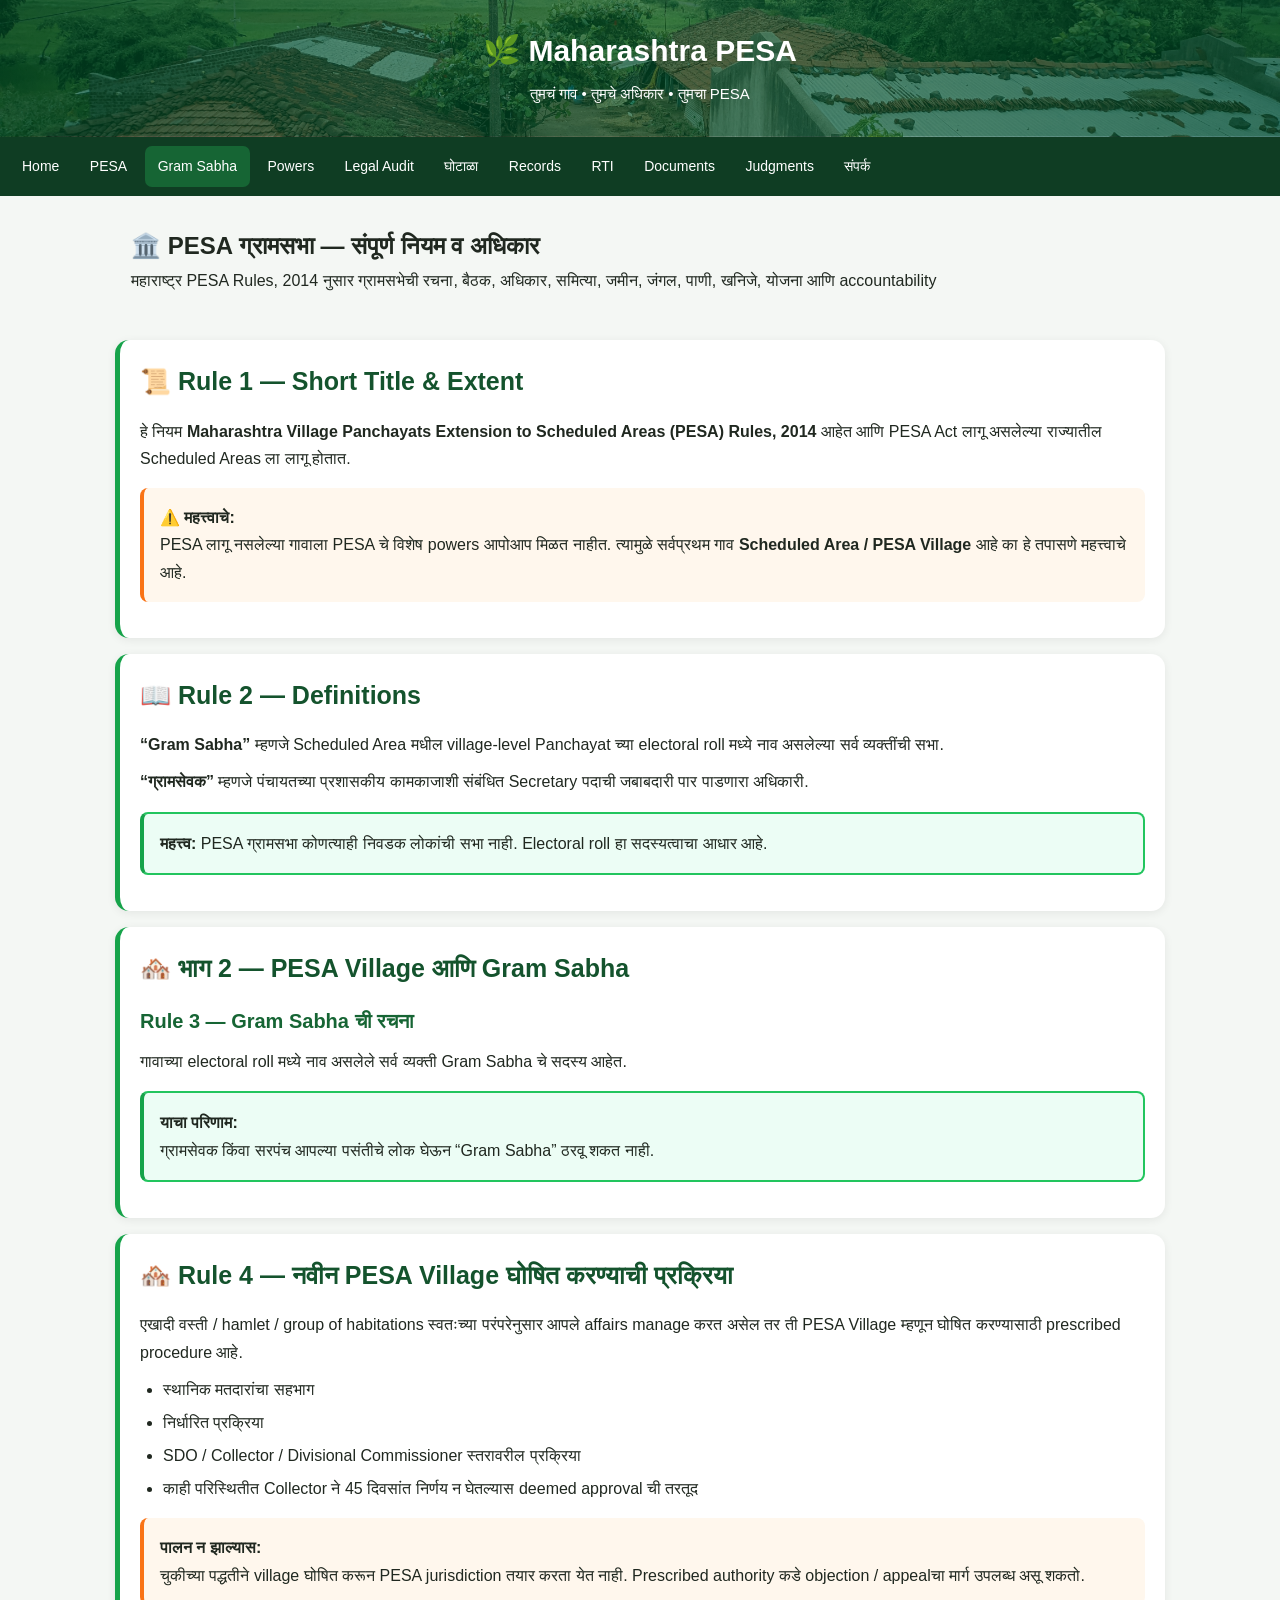
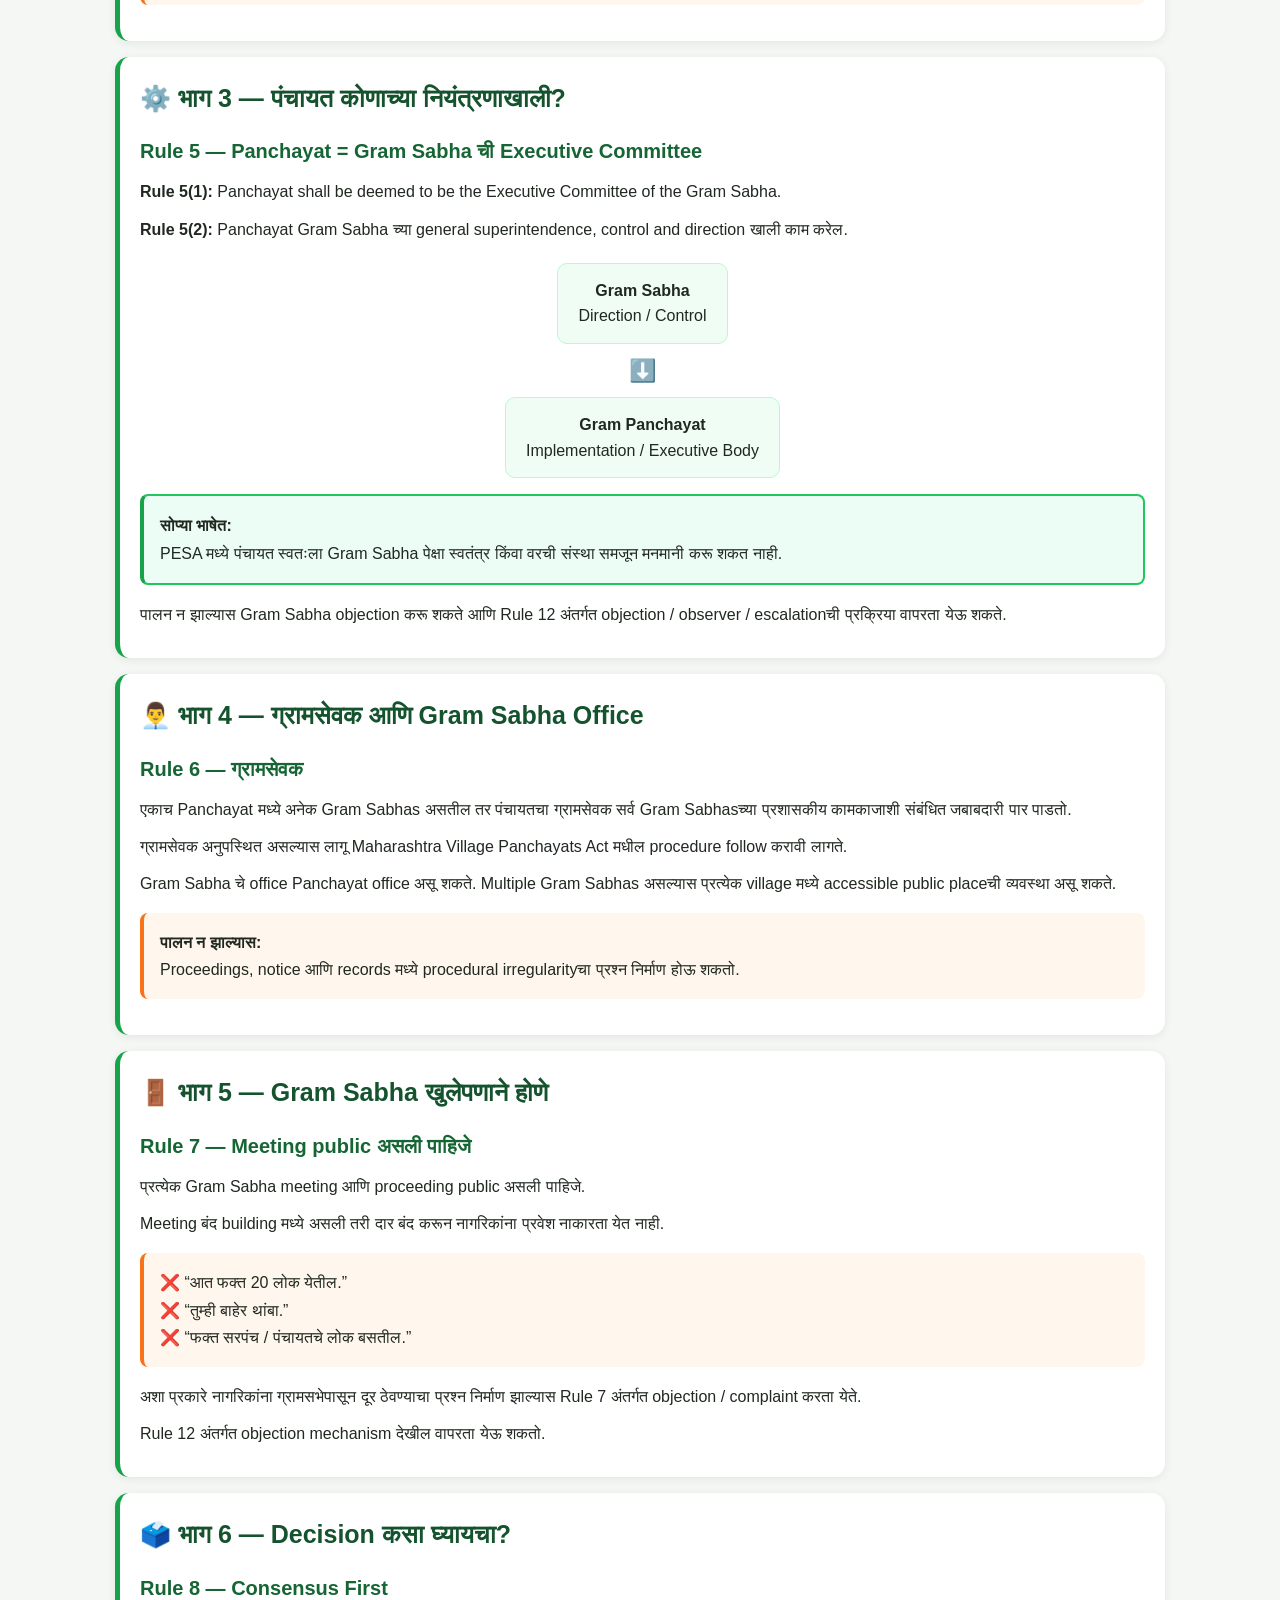
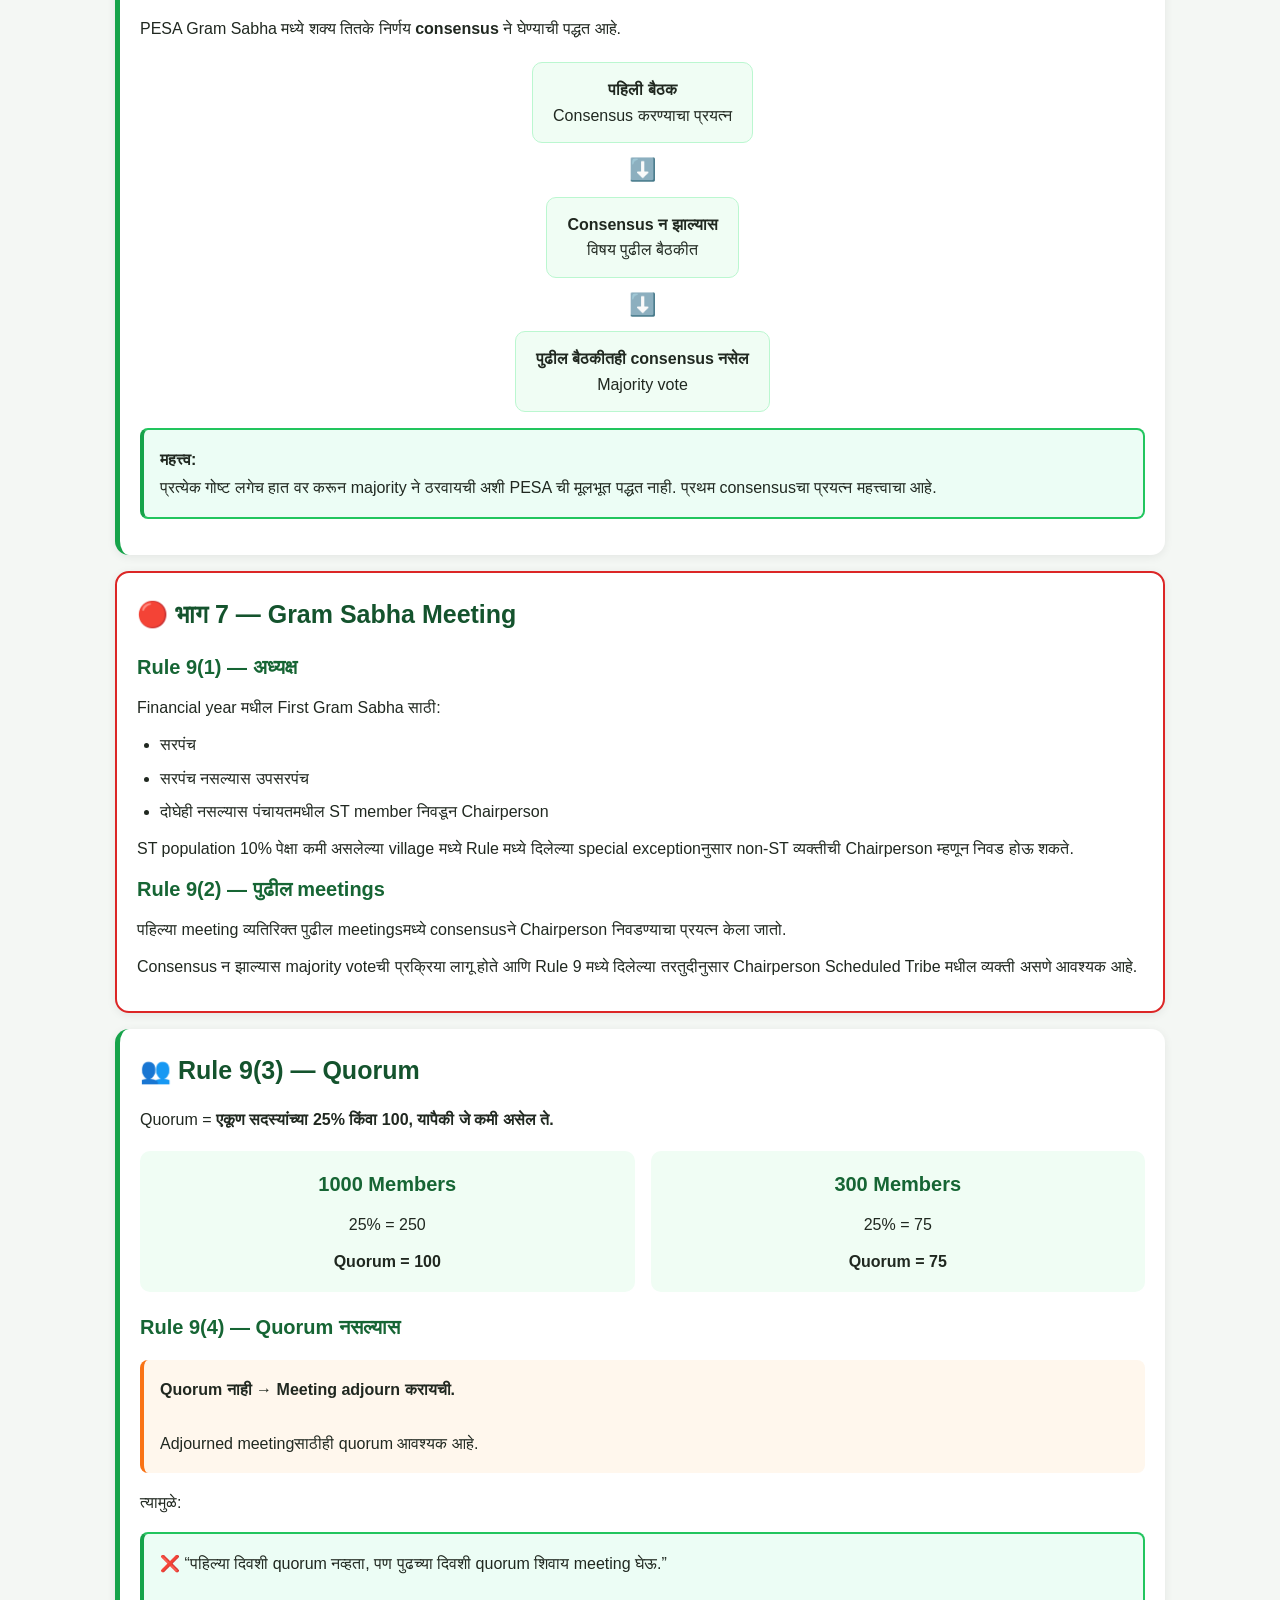
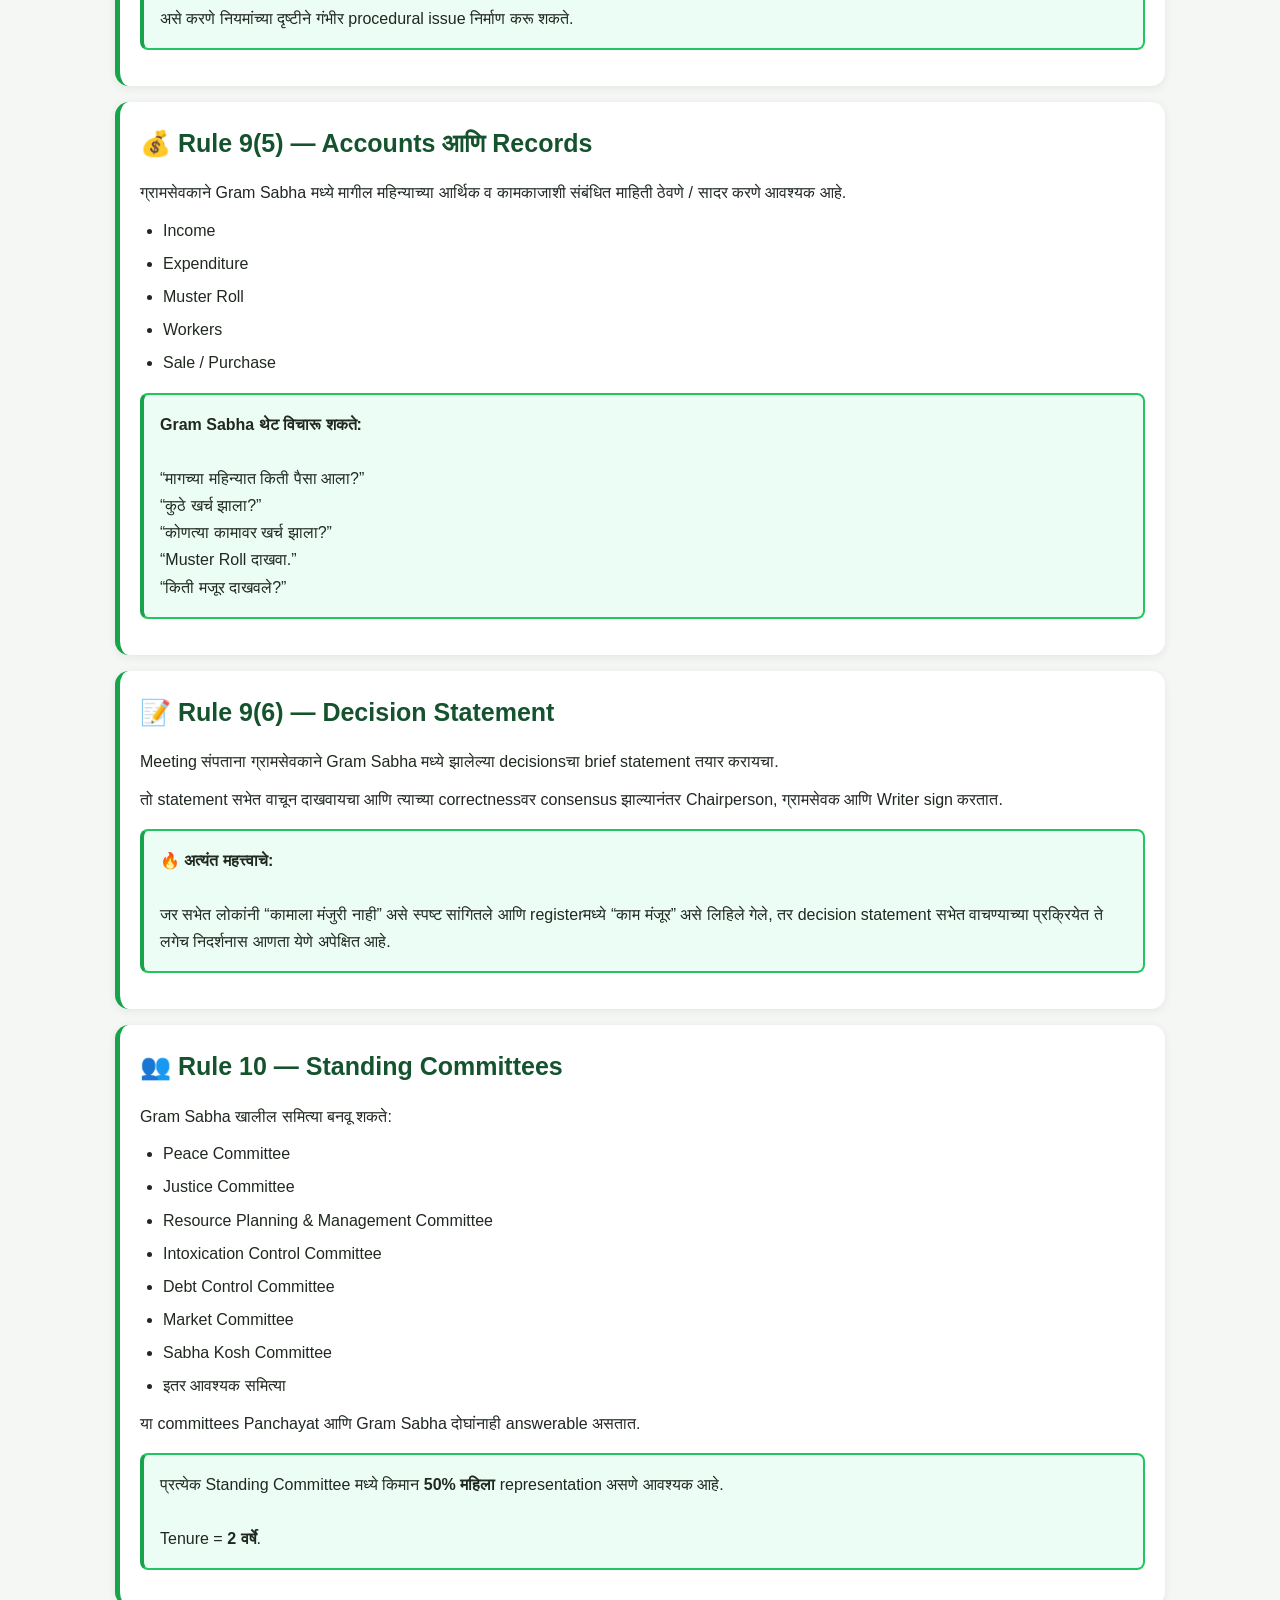
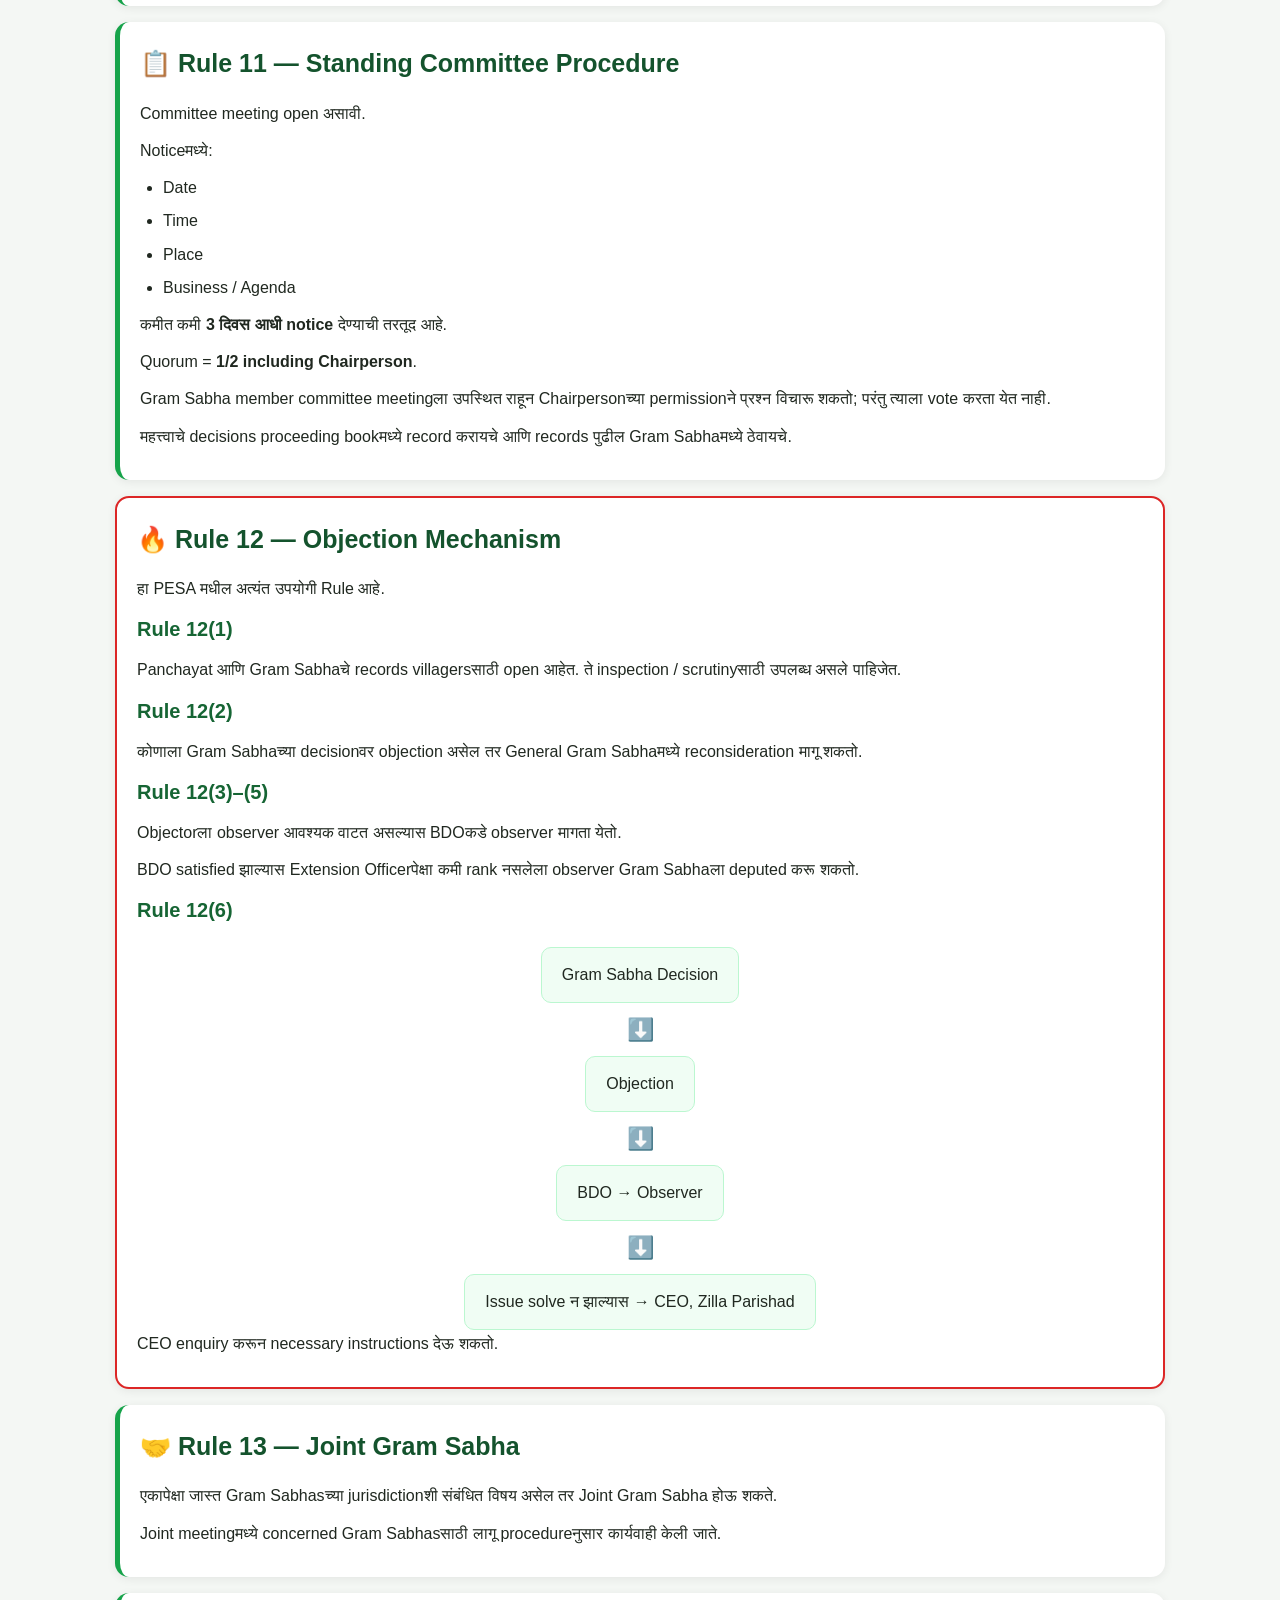
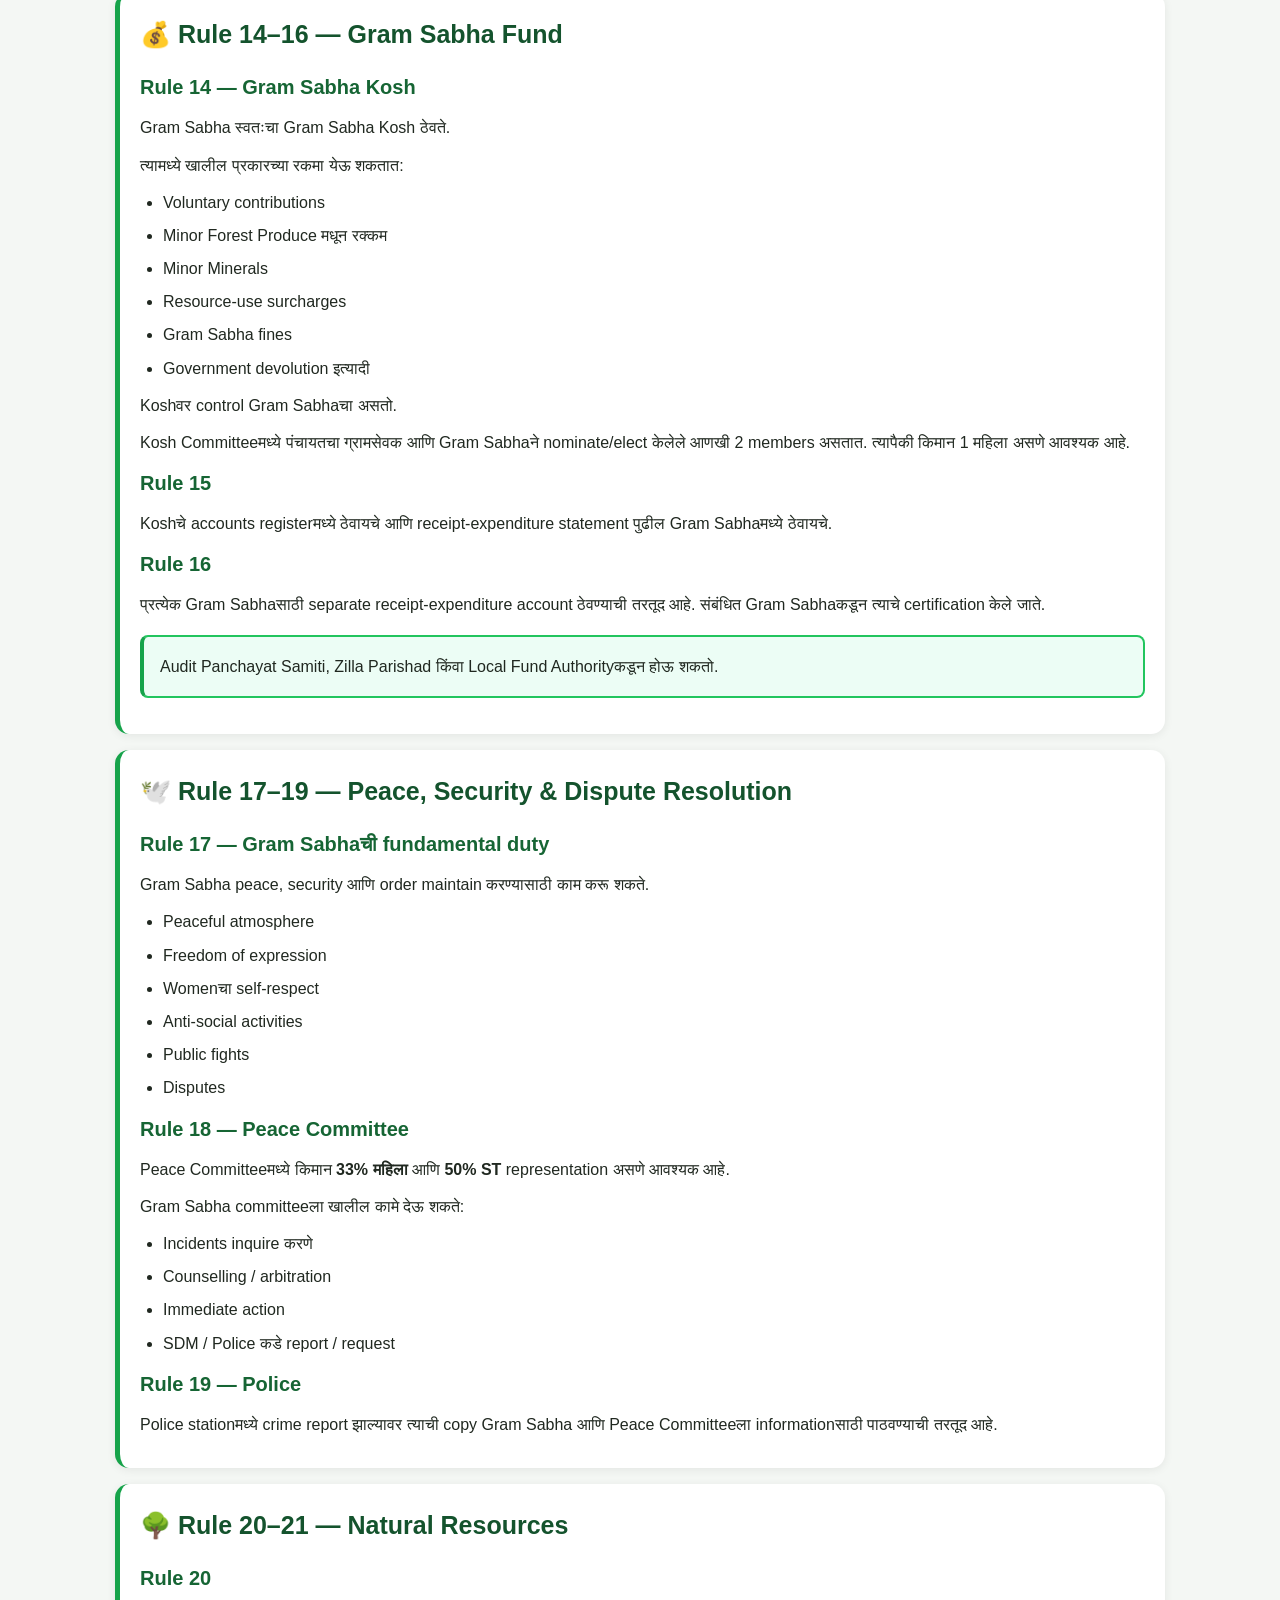
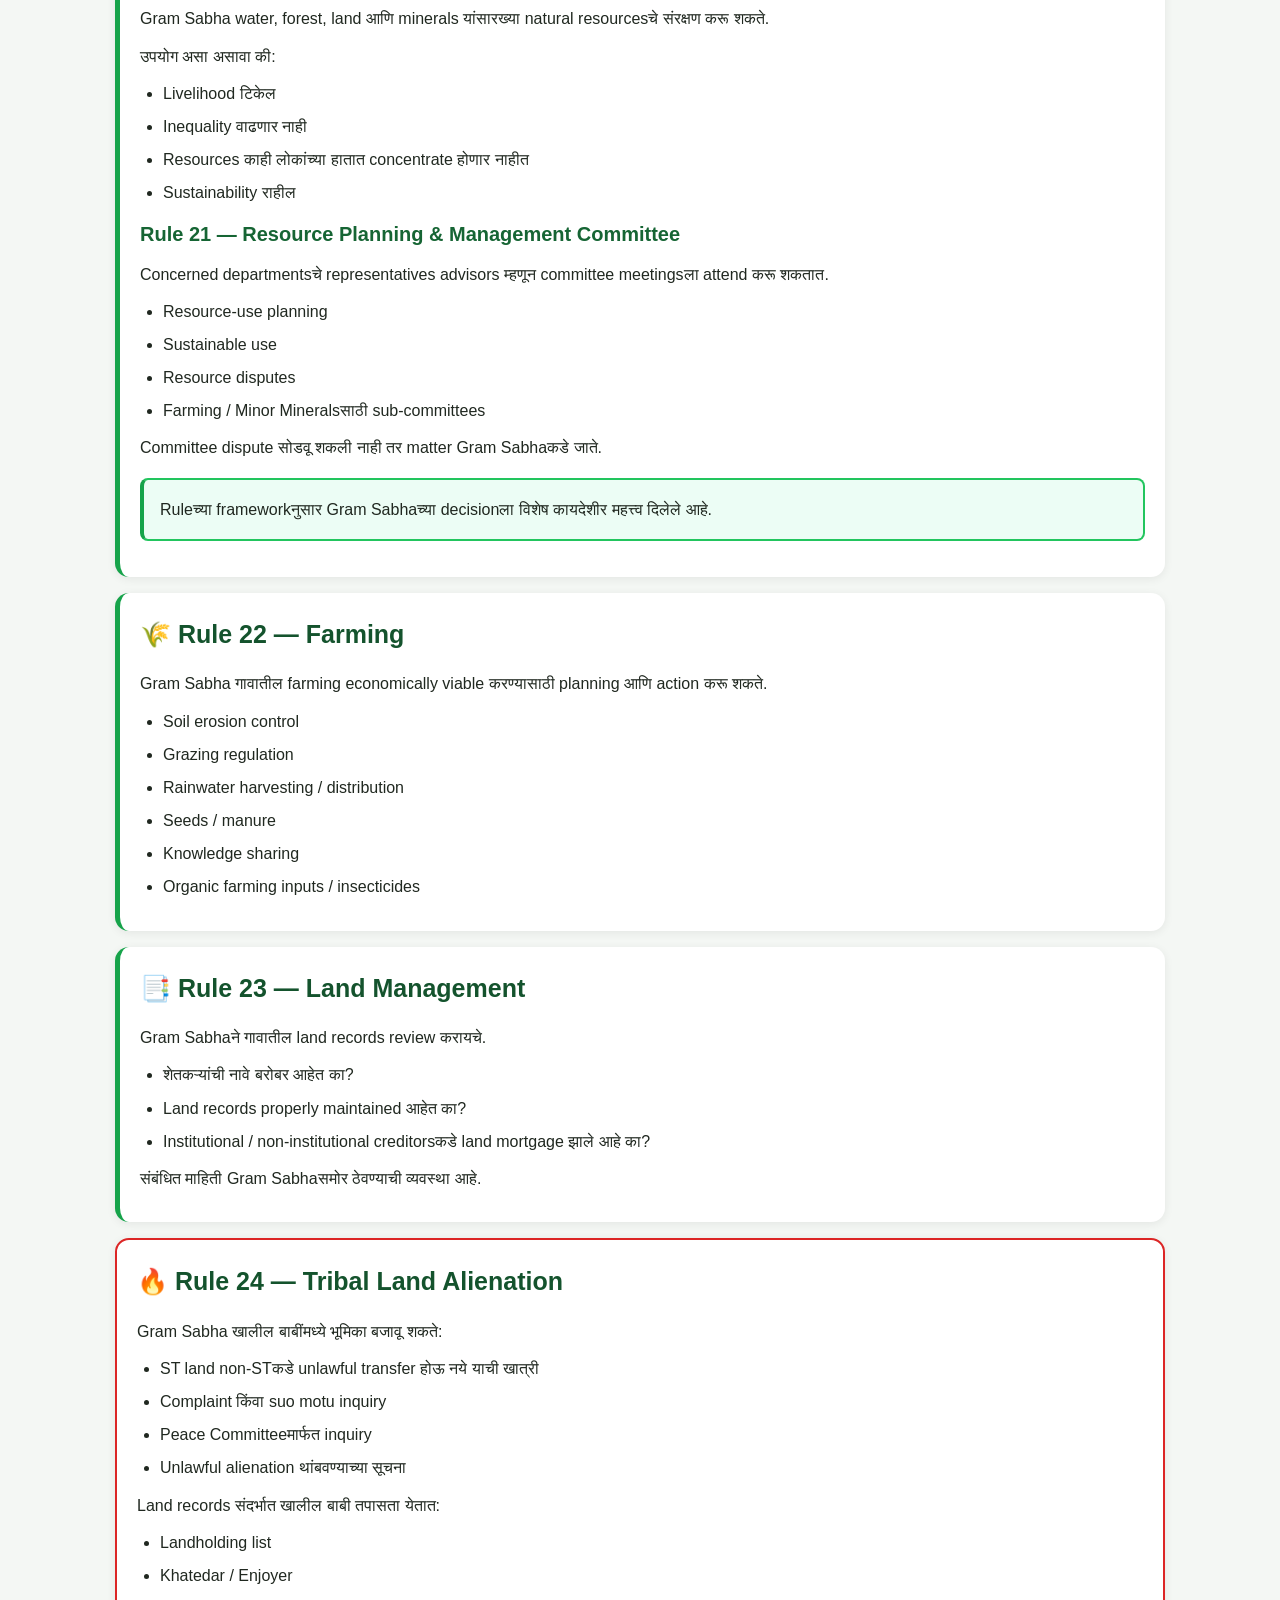
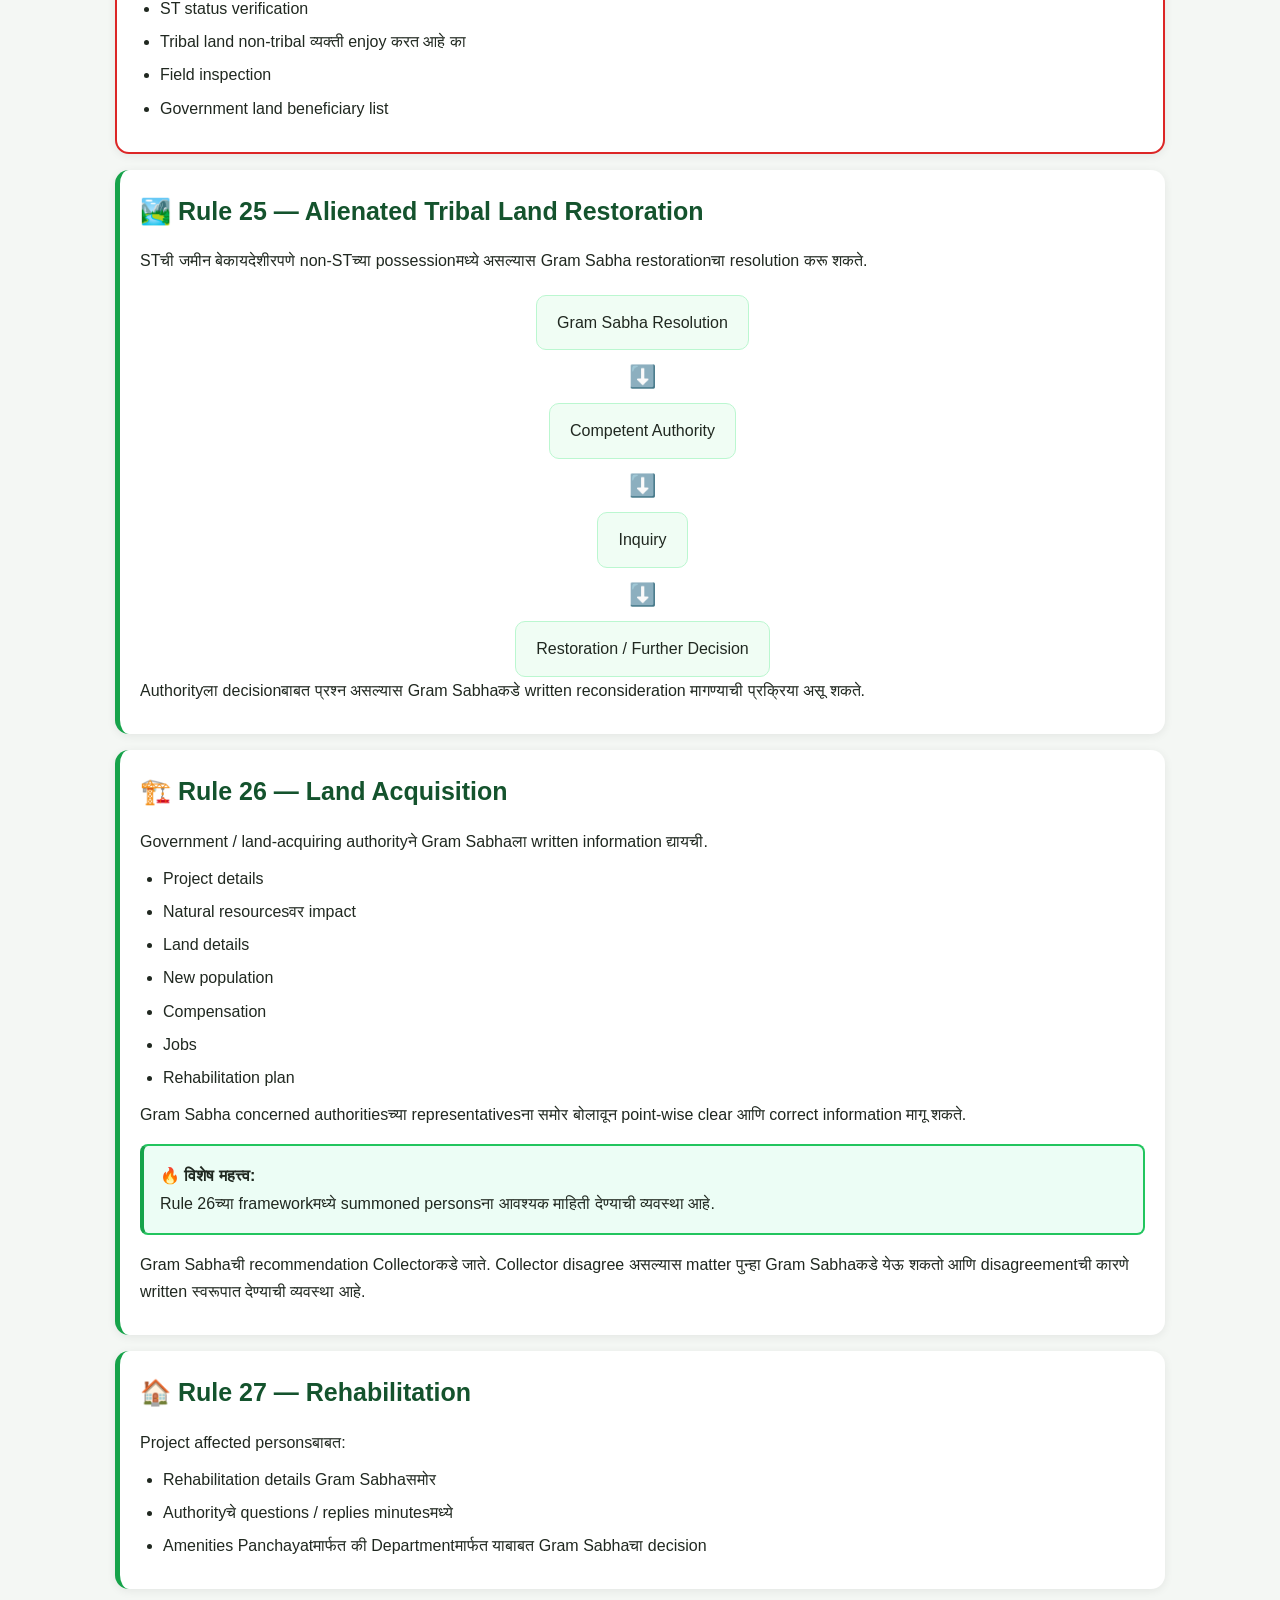
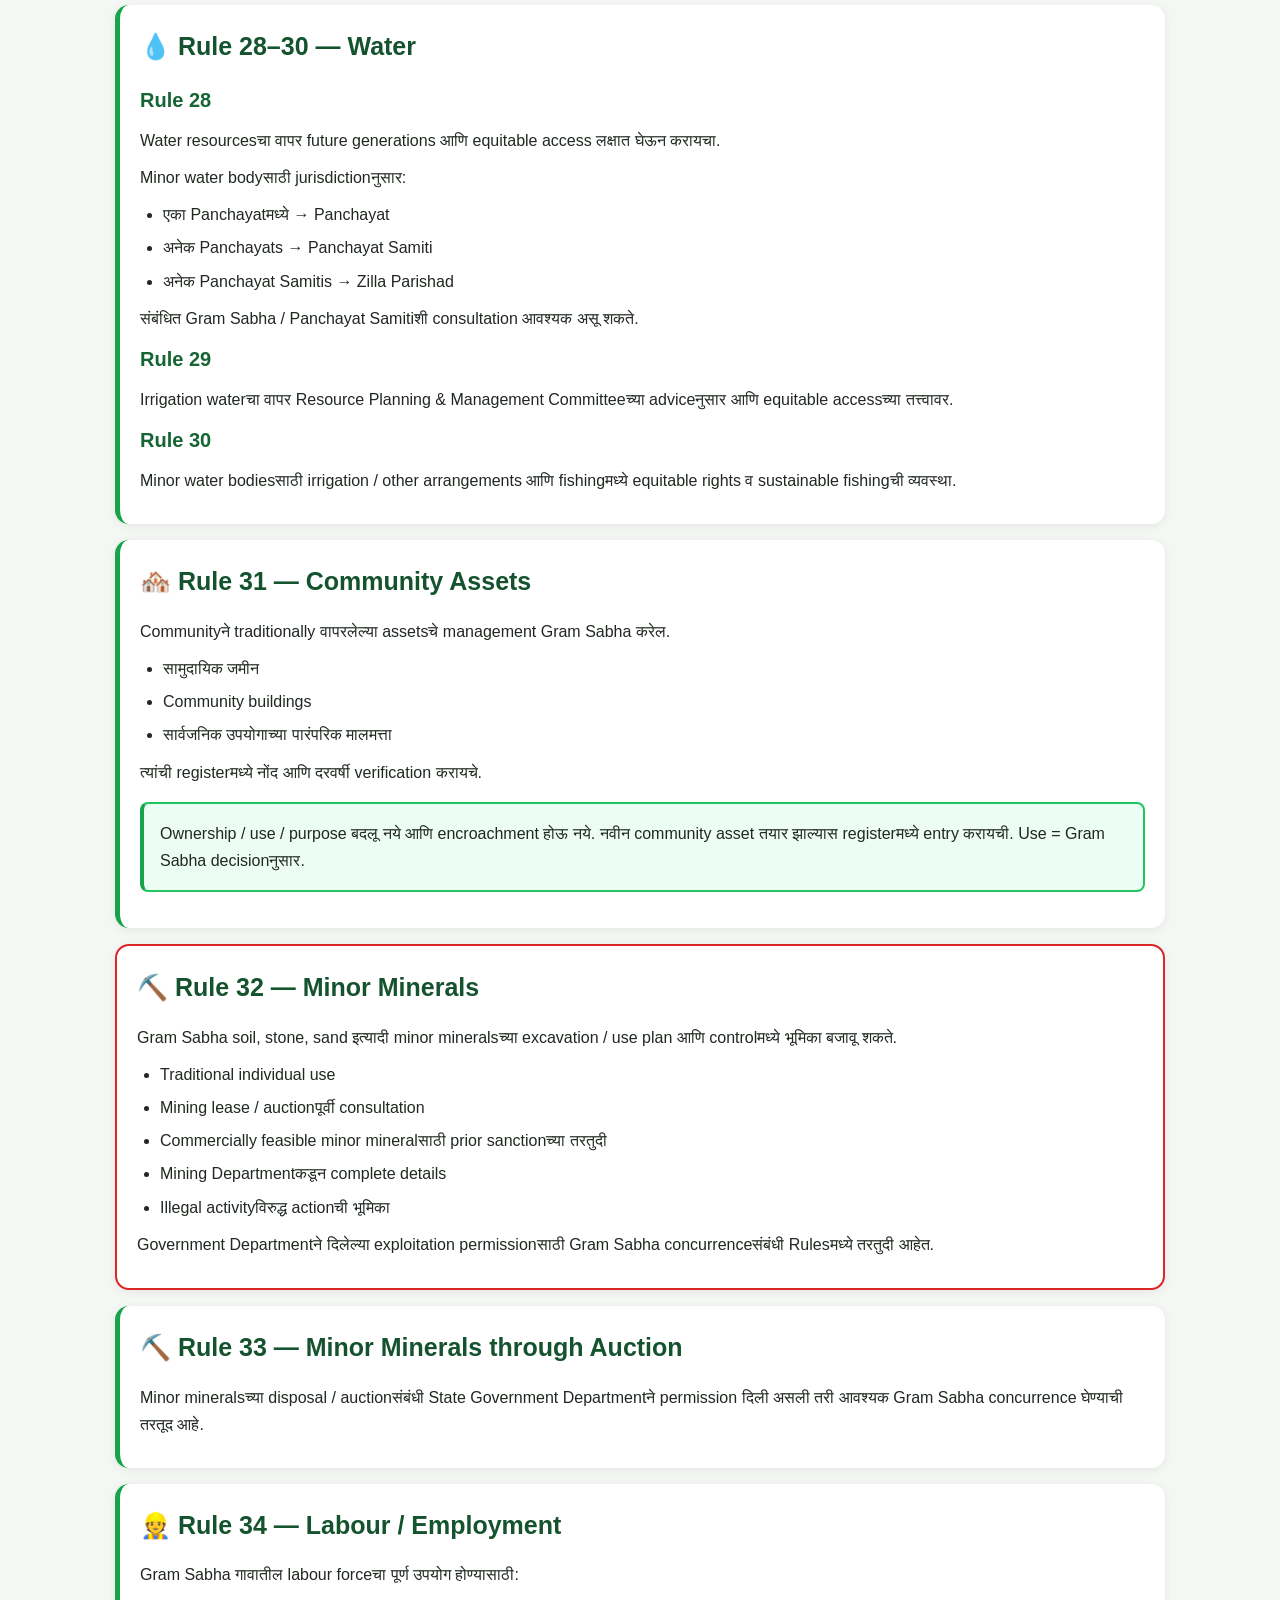
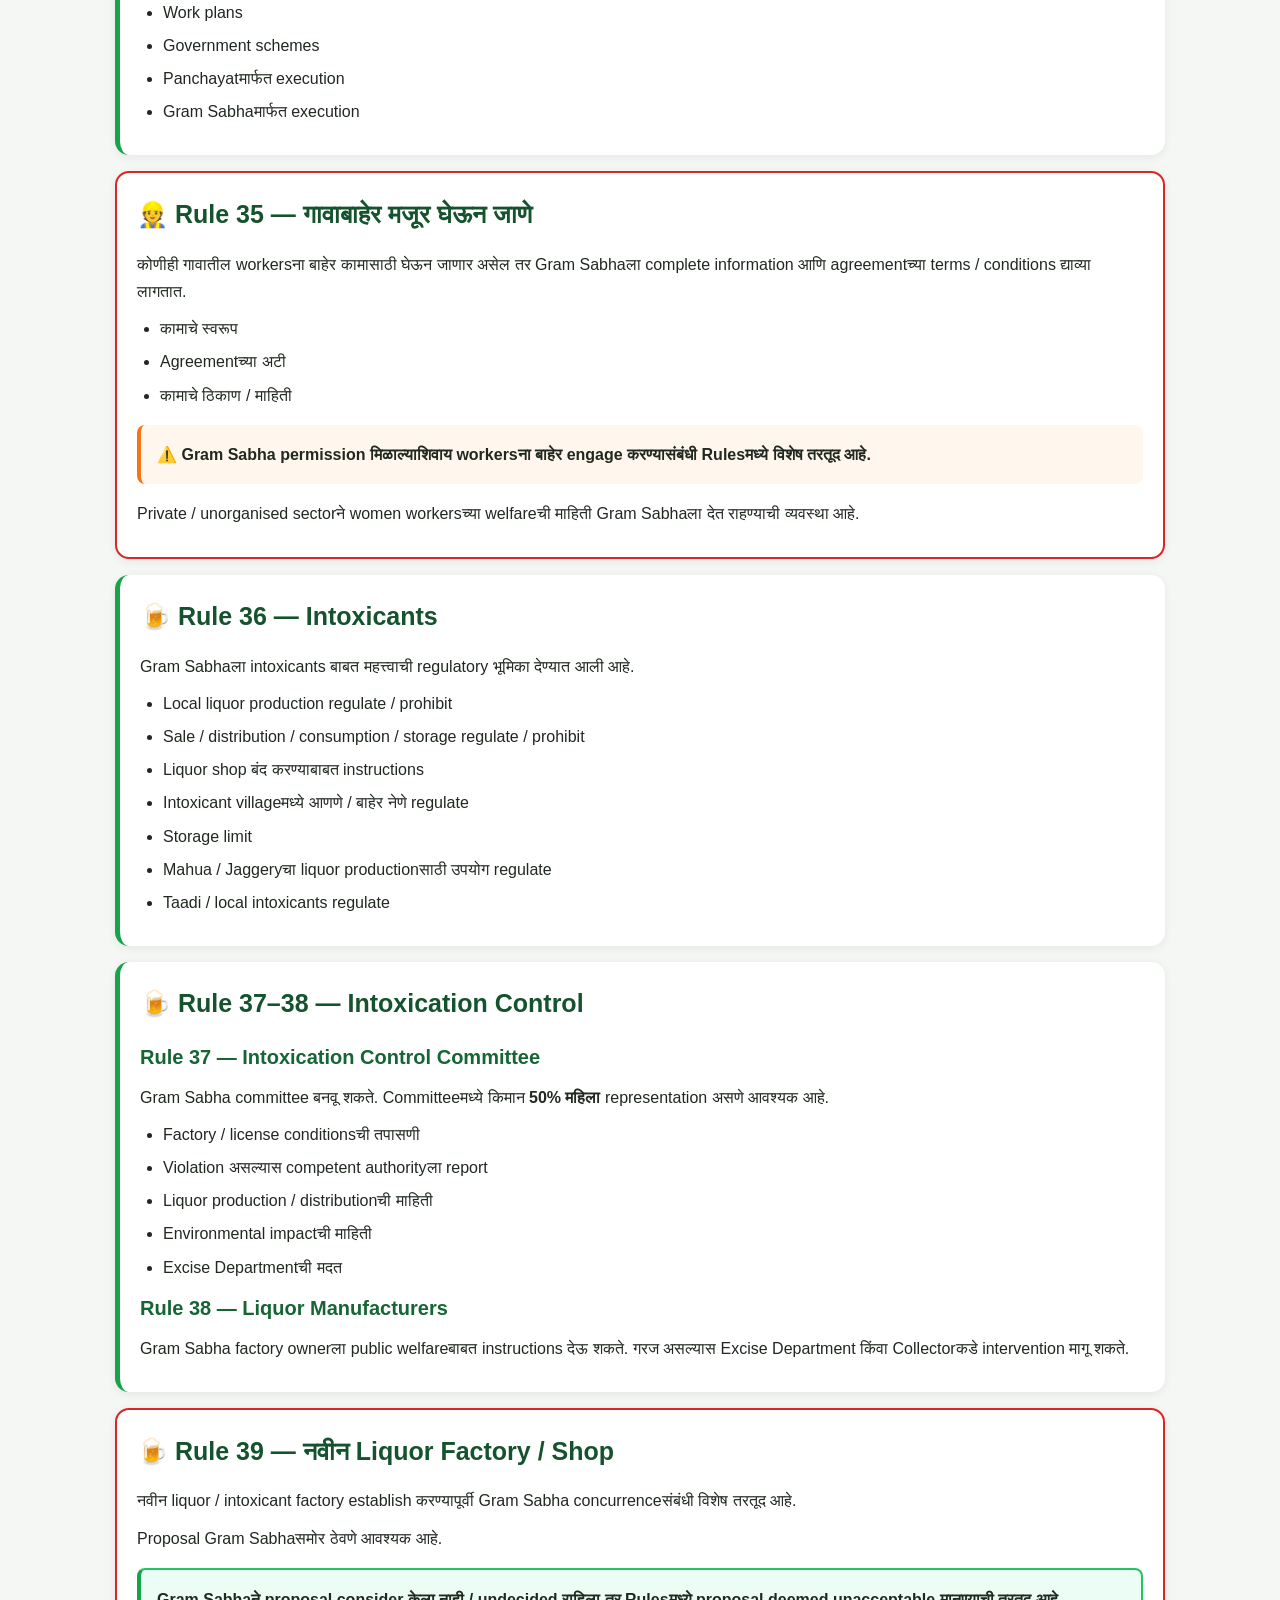
<file: gram-sabha.html>
<!DOCTYPE html>
<html lang="mr">
<head><meta charset="UTF-8"><meta name="viewport" content="width=device-width, initial-scale=1.0">
<title>Gram Sabha — Maharashtra PESA</title><link rel="stylesheet" href="styles.css"></head>
<body>
<header><h1>🌿 Maharashtra PESA</h1><p>तुमचं गाव • तुमचे अधिकार • तुमचा PESA</p></header>

<nav>
<a href="index.html" class="nav-home">Home</a>
<a href="pesa.html">PESA</a>
<a href="gram-sabha.html" class="active">Gram Sabha</a>
<a href="powers.html">Powers</a>
<a href="audit.html">Legal Audit</a>
<a href="ghotala.html">घोटाळा</a>
<a href="records.html">Records</a>
<a href="rti.html">RTI</a>
<a href="documents.html">Documents</a>
<a href="judgments.html">Judgments</a>
<a href="contact.html">संपर्क</a>
</nav>

<main>

<section class="page-header">
  <h1>🏛️ PESA ग्रामसभा — संपूर्ण नियम व अधिकार</h1>
  <p>महाराष्ट्र PESA Rules, 2014 नुसार ग्रामसभेची रचना, बैठक, अधिकार, समित्या, जमीन, जंगल, पाणी, खनिजे, योजना आणि accountability</p>
</section>


<section class="info-card">
  <h2>📜 Rule 1 — Short Title & Extent</h2>

  <p>
    हे नियम <strong>Maharashtra Village Panchayats Extension to Scheduled Areas
    (PESA) Rules, 2014</strong> आहेत आणि PESA Act लागू असलेल्या राज्यातील
    Scheduled Areas ला लागू होतात.
  </p>

  <div class="warning-box">
    <strong>⚠️ महत्त्वाचे:</strong><br>
    PESA लागू नसलेल्या गावाला PESA चे विशेष powers आपोआप मिळत नाहीत.
    त्यामुळे सर्वप्रथम गाव <strong>Scheduled Area / PESA Village</strong> आहे का
    हे तपासणे महत्त्वाचे आहे.
  </div>
</section>


<section class="info-card">
  <h2>📖 Rule 2 — Definitions</h2>

  <p>
    <strong>“Gram Sabha”</strong> म्हणजे Scheduled Area मधील village-level
    Panchayat च्या electoral roll मध्ये नाव असलेल्या सर्व व्यक्तींची सभा.
  </p>

  <p>
    <strong>“ग्रामसेवक”</strong> म्हणजे पंचायतच्या प्रशासकीय कामकाजाशी
    संबंधित Secretary पदाची जबाबदारी पार पाडणारा अधिकारी.
  </p>

  <div class="highlight-box">
    <strong>महत्त्व:</strong>
    PESA ग्रामसभा कोणत्याही निवडक लोकांची सभा नाही.
    Electoral roll हा सदस्यत्वाचा आधार आहे.
  </div>
</section>


<section class="info-card">
  <h2>🏘️ भाग 2 — PESA Village आणि Gram Sabha</h2>

  <h3>Rule 3 — Gram Sabha ची रचना</h3>

  <p>
    गावाच्या electoral roll मध्ये नाव असलेले सर्व व्यक्ती Gram Sabha चे
    सदस्य आहेत.
  </p>

  <div class="highlight-box">
    <strong>याचा परिणाम:</strong><br>
    ग्रामसेवक किंवा सरपंच आपल्या पसंतीचे लोक घेऊन
    “Gram Sabha” ठरवू शकत नाही.
  </div>
</section>


<section class="info-card">
  <h2>🏘️ Rule 4 — नवीन PESA Village घोषित करण्याची प्रक्रिया</h2>

  <p>
    एखादी वस्ती / hamlet / group of habitations स्वतःच्या परंपरेनुसार
    आपले affairs manage करत असेल तर ती PESA Village म्हणून घोषित करण्यासाठी
    prescribed procedure आहे.
  </p>

  <ul>
    <li>स्थानिक मतदारांचा सहभाग</li>
    <li>निर्धारित प्रक्रिया</li>
    <li>SDO / Collector / Divisional Commissioner स्तरावरील प्रक्रिया</li>
    <li>काही परिस्थितीत Collector ने 45 दिवसांत निर्णय न घेतल्यास deemed approval ची तरतूद</li>
  </ul>

  <div class="warning-box">
    <strong>पालन न झाल्यास:</strong><br>
    चुकीच्या पद्धतीने village घोषित करून PESA jurisdiction तयार करता येत नाही.
    Prescribed authority कडे objection / appealचा मार्ग उपलब्ध असू शकतो.
  </div>
</section>


<section class="info-card">
  <h2>⚙️ भाग 3 — पंचायत कोणाच्या नियंत्रणाखाली?</h2>

  <h3>Rule 5 — Panchayat = Gram Sabha ची Executive Committee</h3>

  <p>
    <strong>Rule 5(1):</strong>
    Panchayat shall be deemed to be the Executive Committee of the Gram Sabha.
  </p>

  <p>
    <strong>Rule 5(2):</strong>
    Panchayat Gram Sabha च्या general superintendence,
    control and direction खाली काम करेल.
  </p>

  <div class="flow-box">
    <div class="flow-step"><strong>Gram Sabha</strong><br>Direction / Control</div>
    <div class="flow-arrow">⬇️</div>
    <div class="flow-step"><strong>Gram Panchayat</strong><br>Implementation / Executive Body</div>
  </div>

  <div class="highlight-box">
    <strong>सोप्या भाषेत:</strong><br>
    PESA मध्ये पंचायत स्वतःला Gram Sabha पेक्षा स्वतंत्र किंवा वरची संस्था
    समजून मनमानी करू शकत नाही.
  </div>

  <p>
    पालन न झाल्यास Gram Sabha objection करू शकते आणि Rule 12 अंतर्गत
    objection / observer / escalationची प्रक्रिया वापरता येऊ शकते.
  </p>
</section>


<section class="info-card">
  <h2>👨‍💼 भाग 4 — ग्रामसेवक आणि Gram Sabha Office</h2>

  <h3>Rule 6 — ग्रामसेवक</h3>

  <p>
    एकाच Panchayat मध्ये अनेक Gram Sabhas असतील तर पंचायतचा ग्रामसेवक
    सर्व Gram Sabhasच्या प्रशासकीय कामकाजाशी संबंधित जबाबदारी पार पाडतो.
  </p>

  <p>
    ग्रामसेवक अनुपस्थित असल्यास लागू Maharashtra Village Panchayats Act
    मधील procedure follow करावी लागते.
  </p>

  <p>
    Gram Sabha चे office Panchayat office असू शकते. Multiple Gram Sabhas
    असल्यास प्रत्येक village मध्ये accessible public placeची व्यवस्था
    असू शकते.
  </p>

  <div class="warning-box">
    <strong>पालन न झाल्यास:</strong><br>
    Proceedings, notice आणि records मध्ये procedural irregularityचा प्रश्न
    निर्माण होऊ शकतो.
  </div>
</section>


<section class="info-card">
  <h2>🚪 भाग 5 — Gram Sabha खुलेपणाने होणे</h2>

  <h3>Rule 7 — Meeting public असली पाहिजे</h3>

  <p>
    प्रत्येक Gram Sabha meeting आणि proceeding public असली पाहिजे.
  </p>

  <p>
    Meeting बंद building मध्ये असली तरी दार बंद करून नागरिकांना
    प्रवेश नाकारता येत नाही.
  </p>

  <div class="warning-box">
    ❌ “आत फक्त 20 लोक येतील.”<br>
    ❌ “तुम्ही बाहेर थांबा.”<br>
    ❌ “फक्त सरपंच / पंचायतचे लोक बसतील.”
  </div>

  <p>
    अशा प्रकारे नागरिकांना ग्रामसभेपासून दूर ठेवण्याचा प्रश्न निर्माण झाल्यास
    Rule 7 अंतर्गत objection / complaint करता येते.
  </p>

  <p>
    Rule 12 अंतर्गत objection mechanism देखील वापरता येऊ शकतो.
  </p>
</section>


<section class="info-card">
  <h2>🗳️ भाग 6 — Decision कसा घ्यायचा?</h2>

  <h3>Rule 8 — Consensus First</h3>

  <p>
    PESA Gram Sabha मध्ये शक्य तितके निर्णय <strong>consensus</strong> ने
    घेण्याची पद्धत आहे.
  </p>

  <div class="flow-box">
    <div class="flow-step"><strong>पहिली बैठक</strong><br>Consensus करण्याचा प्रयत्न</div>
    <div class="flow-arrow">⬇️</div>
    <div class="flow-step"><strong>Consensus न झाल्यास</strong><br>विषय पुढील बैठकीत</div>
    <div class="flow-arrow">⬇️</div>
    <div class="flow-step"><strong>पुढील बैठकीतही consensus नसेल</strong><br>Majority vote</div>
  </div>

  <div class="highlight-box">
    <strong>महत्त्व:</strong><br>
    प्रत्येक गोष्ट लगेच हात वर करून majority ने ठरवायची अशी PESA ची
    मूलभूत पद्धत नाही. प्रथम consensusचा प्रयत्न महत्त्वाचा आहे.
  </div>
</section>


<section class="info-card important-card">
  <h2>🔴 भाग 7 — Gram Sabha Meeting</h2>

  <h3>Rule 9(1) — अध्यक्ष</h3>

  <p>
    Financial year मधील First Gram Sabha साठी:
  </p>

  <ul>
    <li>सरपंच</li>
    <li>सरपंच नसल्यास उपसरपंच</li>
    <li>दोघेही नसल्यास पंचायतमधील ST member निवडून Chairperson</li>
  </ul>

  <p>
    ST population 10% पेक्षा कमी असलेल्या village मध्ये Rule मध्ये दिलेल्या
    special exceptionनुसार non-ST व्यक्तीची Chairperson म्हणून निवड होऊ शकते.
  </p>

  <h3>Rule 9(2) — पुढील meetings</h3>

  <p>
    पहिल्या meeting व्यतिरिक्त पुढील meetingsमध्ये consensusने Chairperson
    निवडण्याचा प्रयत्न केला जातो.
  </p>

  <p>
    Consensus न झाल्यास majority voteची प्रक्रिया लागू होते आणि Rule 9 मध्ये
    दिलेल्या तरतुदीनुसार Chairperson Scheduled Tribe मधील व्यक्ती असणे आवश्यक आहे.
  </p>
</section>


<section class="info-card">
  <h2>👥 Rule 9(3) — Quorum</h2>

  <p>
    Quorum =
    <strong>एकूण सदस्यांच्या 25% किंवा 100, यापैकी जे कमी असेल ते.</strong>
  </p>

  <div class="comparison-box">
    <div>
      <h3>1000 Members</h3>
      <p>25% = 250</p>
      <strong>Quorum = 100</strong>
    </div>

    <div>
      <h3>300 Members</h3>
      <p>25% = 75</p>
      <strong>Quorum = 75</strong>
    </div>
  </div>

  <h3>Rule 9(4) — Quorum नसल्यास</h3>

  <div class="warning-box">
    <strong>Quorum नाही → Meeting adjourn करायची.</strong><br><br>
    Adjourned meetingसाठीही quorum आवश्यक आहे.
  </div>

  <p>
    त्यामुळे:
  </p>

  <div class="highlight-box">
    ❌ “पहिल्या दिवशी quorum नव्हता, पण पुढच्या दिवशी quorum शिवाय meeting घेऊ.”
    <br><br>
    असे करणे नियमांच्या दृष्टीने गंभीर procedural issue निर्माण करू शकते.
  </div>
</section>


<section class="info-card">
  <h2>💰 Rule 9(5) — Accounts आणि Records</h2>

  <p>
    ग्रामसेवकाने Gram Sabha मध्ये मागील महिन्याच्या आर्थिक व कामकाजाशी
    संबंधित माहिती ठेवणे / सादर करणे आवश्यक आहे.
  </p>

  <ul>
    <li>Income</li>
    <li>Expenditure</li>
    <li>Muster Roll</li>
    <li>Workers</li>
    <li>Sale / Purchase</li>
  </ul>

  <div class="highlight-box">
    <strong>Gram Sabha थेट विचारू शकते:</strong><br><br>
    “मागच्या महिन्यात किती पैसा आला?”<br>
    “कुठे खर्च झाला?”<br>
    “कोणत्या कामावर खर्च झाला?”<br>
    “Muster Roll दाखवा.”<br>
    “किती मजूर दाखवले?”
  </div>
</section>


<section class="info-card">
  <h2>📝 Rule 9(6) — Decision Statement</h2>

  <p>
    Meeting संपताना ग्रामसेवकाने Gram Sabha मध्ये झालेल्या decisionsचा
    brief statement तयार करायचा.
  </p>

  <p>
    तो statement सभेत वाचून दाखवायचा आणि त्याच्या correctnessवर
    consensus झाल्यानंतर Chairperson, ग्रामसेवक आणि Writer sign करतात.
  </p>

  <div class="highlight-box">
    <strong>🔥 अत्यंत महत्त्वाचे:</strong><br><br>

    जर सभेत लोकांनी “कामाला मंजुरी नाही” असे स्पष्ट सांगितले आणि
    registerमध्ये “काम मंजूर” असे लिहिले गेले, तर decision statement
    सभेत वाचण्याच्या प्रक्रियेत ते लगेच निदर्शनास आणता येणे अपेक्षित आहे.
  </div>
</section>


<section class="info-card">
  <h2>👥 Rule 10 — Standing Committees</h2>

  <p>Gram Sabha खालील समित्या बनवू शकते:</p>

  <ul>
    <li>Peace Committee</li>
    <li>Justice Committee</li>
    <li>Resource Planning & Management Committee</li>
    <li>Intoxication Control Committee</li>
    <li>Debt Control Committee</li>
    <li>Market Committee</li>
    <li>Sabha Kosh Committee</li>
    <li>इतर आवश्यक समित्या</li>
  </ul>

  <p>
    या committees Panchayat आणि Gram Sabha दोघांनाही answerable असतात.
  </p>

  <div class="highlight-box">
    प्रत्येक Standing Committee मध्ये किमान <strong>50% महिला</strong>
    representation असणे आवश्यक आहे.
    <br><br>
    Tenure = <strong>2 वर्षे</strong>.
  </div>
</section>


<section class="info-card">
  <h2>📋 Rule 11 — Standing Committee Procedure</h2>

  <p>Committee meeting open असावी.</p>

  <p>Noticeमध्ये:</p>

  <ul>
    <li>Date</li>
    <li>Time</li>
    <li>Place</li>
    <li>Business / Agenda</li>
  </ul>

  <p>
    कमीत कमी <strong>3 दिवस आधी notice</strong> देण्याची तरतूद आहे.
  </p>

  <p>
    Quorum = <strong>1/2 including Chairperson</strong>.
  </p>

  <p>
    Gram Sabha member committee meetingला उपस्थित राहून Chairpersonच्या
    permissionने प्रश्न विचारू शकतो; परंतु त्याला vote करता येत नाही.
  </p>

  <p>
    महत्त्वाचे decisions proceeding bookमध्ये record करायचे आणि records
    पुढील Gram Sabhaमध्ये ठेवायचे.
  </p>
</section>


<section class="info-card important-card">
  <h2>🔥 Rule 12 — Objection Mechanism</h2>

  <p>
    हा PESA मधील अत्यंत उपयोगी Rule आहे.
  </p>

  <h3>Rule 12(1)</h3>
  <p>
    Panchayat आणि Gram Sabhaचे records villagersसाठी open आहेत.
    ते inspection / scrutinyसाठी उपलब्ध असले पाहिजेत.
  </p>

  <h3>Rule 12(2)</h3>
  <p>
    कोणाला Gram Sabhaच्या decisionवर objection असेल तर General Gram Sabhaमध्ये
    reconsideration मागू शकतो.
  </p>

  <h3>Rule 12(3)–(5)</h3>
  <p>
    Objectorला observer आवश्यक वाटत असल्यास BDOकडे observer मागता येतो.
  </p>

  <p>
    BDO satisfied झाल्यास Extension Officerपेक्षा कमी rank नसलेला
    observer Gram Sabhaला deputed करू शकतो.
  </p>

  <h3>Rule 12(6)</h3>

  <div class="flow-box">
    <div class="flow-step">Gram Sabha Decision</div>
    <div class="flow-arrow">⬇️</div>
    <div class="flow-step">Objection</div>
    <div class="flow-arrow">⬇️</div>
    <div class="flow-step">BDO → Observer</div>
    <div class="flow-arrow">⬇️</div>
    <div class="flow-step">Issue solve न झाल्यास → CEO, Zilla Parishad</div>
  </div>

  <p>
    CEO enquiry करून necessary instructions देऊ शकतो.
  </p>
</section>


<section class="info-card">
  <h2>🤝 Rule 13 — Joint Gram Sabha</h2>

  <p>
    एकापेक्षा जास्त Gram Sabhasच्या jurisdictionशी संबंधित विषय असेल तर
    Joint Gram Sabha होऊ शकते.
  </p>

  <p>
    Joint meetingमध्ये concerned Gram Sabhasसाठी लागू procedureनुसार
    कार्यवाही केली जाते.
  </p>
</section>


<section class="info-card">
  <h2>💰 Rule 14–16 — Gram Sabha Fund</h2>

  <h3>Rule 14 — Gram Sabha Kosh</h3>

  <p>Gram Sabha स्वतःचा Gram Sabha Kosh ठेवते.</p>

  <p>त्यामध्ये खालील प्रकारच्या रकमा येऊ शकतात:</p>

  <ul>
    <li>Voluntary contributions</li>
    <li>Minor Forest Produce मधून रक्कम</li>
    <li>Minor Minerals</li>
    <li>Resource-use surcharges</li>
    <li>Gram Sabha fines</li>
    <li>Government devolution इत्यादी</li>
  </ul>

  <p>
    Koshवर control Gram Sabhaचा असतो.
  </p>

  <p>
    Kosh Committeeमध्ये पंचायतचा ग्रामसेवक आणि Gram Sabhaने nominate/elect
    केलेले आणखी 2 members असतात. त्यापैकी किमान 1 महिला असणे आवश्यक आहे.
  </p>

  <h3>Rule 15</h3>
  <p>
    Koshचे accounts registerमध्ये ठेवायचे आणि receipt-expenditure statement
    पुढील Gram Sabhaमध्ये ठेवायचे.
  </p>

  <h3>Rule 16</h3>
  <p>
    प्रत्येक Gram Sabhaसाठी separate receipt-expenditure account ठेवण्याची
    तरतूद आहे. संबंधित Gram Sabhaकडून त्याचे certification केले जाते.
  </p>

  <div class="highlight-box">
    Audit Panchayat Samiti, Zilla Parishad किंवा Local Fund Authorityकडून
    होऊ शकतो.
  </div>
</section>


<section class="info-card">
  <h2>🕊️ Rule 17–19 — Peace, Security & Dispute Resolution</h2>

  <h3>Rule 17 — Gram Sabhaची fundamental duty</h3>

  <p>
    Gram Sabha peace, security आणि order maintain करण्यासाठी काम करू शकते.
  </p>

  <ul>
    <li>Peaceful atmosphere</li>
    <li>Freedom of expression</li>
    <li>Womenचा self-respect</li>
    <li>Anti-social activities</li>
    <li>Public fights</li>
    <li>Disputes</li>
  </ul>

  <h3>Rule 18 — Peace Committee</h3>

  <p>
    Peace Committeeमध्ये किमान <strong>33% महिला</strong> आणि
    <strong>50% ST</strong> representation असणे आवश्यक आहे.
  </p>

  <p>Gram Sabha committeeला खालील कामे देऊ शकते:</p>

  <ul>
    <li>Incidents inquire करणे</li>
    <li>Counselling / arbitration</li>
    <li>Immediate action</li>
    <li>SDM / Police कडे report / request</li>
  </ul>

  <h3>Rule 19 — Police</h3>

  <p>
    Police stationमध्ये crime report झाल्यावर त्याची copy Gram Sabha आणि
    Peace Committeeला informationसाठी पाठवण्याची तरतूद आहे.
  </p>
</section>


<section class="info-card">
  <h2>🌳 Rule 20–21 — Natural Resources</h2>

  <h3>Rule 20</h3>

  <p>
    Gram Sabha water, forest, land आणि minerals यांसारख्या natural resourcesचे
    संरक्षण करू शकते.
  </p>

  <p>उपयोग असा असावा की:</p>

  <ul>
    <li>Livelihood टिकेल</li>
    <li>Inequality वाढणार नाही</li>
    <li>Resources काही लोकांच्या हातात concentrate होणार नाहीत</li>
    <li>Sustainability राहील</li>
  </ul>

  <h3>Rule 21 — Resource Planning & Management Committee</h3>

  <p>
    Concerned departmentsचे representatives advisors म्हणून committee
    meetingsला attend करू शकतात.
  </p>

  <ul>
    <li>Resource-use planning</li>
    <li>Sustainable use</li>
    <li>Resource disputes</li>
    <li>Farming / Minor Mineralsसाठी sub-committees</li>
  </ul>

  <p>
    Committee dispute सोडवू शकली नाही तर matter Gram Sabhaकडे जाते.
  </p>

  <div class="highlight-box">
    Ruleच्या frameworkनुसार Gram Sabhaच्या decisionला विशेष कायदेशीर
    महत्त्व दिलेले आहे.
  </div>
</section>


<section class="info-card">
  <h2>🌾 Rule 22 — Farming</h2>

  <p>
    Gram Sabha गावातील farming economically viable करण्यासाठी planning आणि
    action करू शकते.
  </p>

  <ul>
    <li>Soil erosion control</li>
    <li>Grazing regulation</li>
    <li>Rainwater harvesting / distribution</li>
    <li>Seeds / manure</li>
    <li>Knowledge sharing</li>
    <li>Organic farming inputs / insecticides</li>
  </ul>
</section>


<section class="info-card">
  <h2>📑 Rule 23 — Land Management</h2>

  <p>
    Gram Sabhaने गावातील land records review करायचे.
  </p>

  <ul>
    <li>शेतकऱ्यांची नावे बरोबर आहेत का?</li>
    <li>Land records properly maintained आहेत का?</li>
    <li>Institutional / non-institutional creditorsकडे land mortgage झाले आहे का?</li>
  </ul>

  <p>
    संबंधित माहिती Gram Sabhaसमोर ठेवण्याची व्यवस्था आहे.
  </p>
</section>


<section class="info-card important-card">
  <h2>🔥 Rule 24 — Tribal Land Alienation</h2>

  <p>Gram Sabha खालील बाबींमध्ये भूमिका बजावू शकते:</p>

  <ul>
    <li>ST land non-STकडे unlawful transfer होऊ नये याची खात्री</li>
    <li>Complaint किंवा suo motu inquiry</li>
    <li>Peace Committeeमार्फत inquiry</li>
    <li>Unlawful alienation थांबवण्याच्या सूचना</li>
  </ul>

  <p>Land records संदर्भात खालील बाबी तपासता येतात:</p>

  <ul>
    <li>Landholding list</li>
    <li>Khatedar / Enjoyer</li>
    <li>ST status verification</li>
    <li>Tribal land non-tribal व्यक्ती enjoy करत आहे का</li>
    <li>Field inspection</li>
    <li>Government land beneficiary list</li>
  </ul>
</section>


<section class="info-card">
  <h2>🏞️ Rule 25 — Alienated Tribal Land Restoration</h2>

  <p>
    STची जमीन बेकायदेशीरपणे non-STच्या possessionमध्ये असल्यास Gram Sabha
    restorationचा resolution करू शकते.
  </p>

  <div class="flow-box">
    <div class="flow-step">Gram Sabha Resolution</div>
    <div class="flow-arrow">⬇️</div>
    <div class="flow-step">Competent Authority</div>
    <div class="flow-arrow">⬇️</div>
    <div class="flow-step">Inquiry</div>
    <div class="flow-arrow">⬇️</div>
    <div class="flow-step">Restoration / Further Decision</div>
  </div>

  <p>
    Authorityला decisionबाबत प्रश्न असल्यास Gram Sabhaकडे written
    reconsideration मागण्याची प्रक्रिया असू शकते.
  </p>
</section>


<section class="info-card">
  <h2>🏗️ Rule 26 — Land Acquisition</h2>

  <p>
    Government / land-acquiring authorityने Gram Sabhaला written information
    द्यायची.
  </p>

  <ul>
    <li>Project details</li>
    <li>Natural resourcesवर impact</li>
    <li>Land details</li>
    <li>New population</li>
    <li>Compensation</li>
    <li>Jobs</li>
    <li>Rehabilitation plan</li>
  </ul>

  <p>
    Gram Sabha concerned authoritiesच्या representativesना समोर बोलावून
    point-wise clear आणि correct information मागू शकते.
  </p>

  <div class="highlight-box">
    <strong>🔥 विशेष महत्त्व:</strong><br>
    Rule 26च्या frameworkमध्ये summoned personsना आवश्यक माहिती देण्याची
    व्यवस्था आहे.
  </div>

  <p>
    Gram Sabhaची recommendation Collectorकडे जाते. Collector disagree
    असल्यास matter पुन्हा Gram Sabhaकडे येऊ शकतो आणि disagreementची
    कारणे written स्वरूपात देण्याची व्यवस्था आहे.
  </p>
</section>


<section class="info-card">
  <h2>🏠 Rule 27 — Rehabilitation</h2>

  <p>Project affected personsबाबत:</p>

  <ul>
    <li>Rehabilitation details Gram Sabhaसमोर</li>
    <li>Authorityचे questions / replies minutesमध्ये</li>
    <li>Amenities Panchayatमार्फत की Departmentमार्फत याबाबत Gram Sabhaचा decision</li>
  </ul>
</section>


<section class="info-card">
  <h2>💧 Rule 28–30 — Water</h2>

  <h3>Rule 28</h3>

  <p>
    Water resourcesचा वापर future generations आणि equitable access लक्षात
    घेऊन करायचा.
  </p>

  <p>Minor water bodyसाठी jurisdictionनुसार:</p>

  <ul>
    <li>एका Panchayatमध्ये → Panchayat</li>
    <li>अनेक Panchayats → Panchayat Samiti</li>
    <li>अनेक Panchayat Samitis → Zilla Parishad</li>
  </ul>

  <p>
    संबंधित Gram Sabha / Panchayat Samitiशी consultation आवश्यक असू शकते.
  </p>

  <h3>Rule 29</h3>

  <p>
    Irrigation waterचा वापर Resource Planning & Management Committeeच्या
    adviceनुसार आणि equitable accessच्या तत्त्वावर.
  </p>

  <h3>Rule 30</h3>

  <p>
    Minor water bodiesसाठी irrigation / other arrangements आणि fishingमध्ये
    equitable rights व sustainable fishingची व्यवस्था.
  </p>
</section>


<section class="info-card">
  <h2>🏘️ Rule 31 — Community Assets</h2>

  <p>
    Communityने traditionally वापरलेल्या assetsचे management Gram Sabha करेल.
  </p>

  <ul>
    <li>सामुदायिक जमीन</li>
    <li>Community buildings</li>
    <li>सार्वजनिक उपयोगाच्या पारंपरिक मालमत्ता</li>
  </ul>

  <p>
    त्यांची registerमध्ये नोंद आणि दरवर्षी verification करायचे.
  </p>

  <div class="highlight-box">
    Ownership / use / purpose बदलू नये आणि encroachment होऊ नये.
    नवीन community asset तयार झाल्यास registerमध्ये entry करायची.
    Use = Gram Sabha decisionनुसार.
  </div>
</section>


<section class="info-card important-card">
  <h2>⛏️ Rule 32 — Minor Minerals</h2>

  <p>
    Gram Sabha soil, stone, sand इत्यादी minor mineralsच्या excavation /
    use plan आणि controlमध्ये भूमिका बजावू शकते.
  </p>

  <ul>
    <li>Traditional individual use</li>
    <li>Mining lease / auctionपूर्वी consultation</li>
    <li>Commercially feasible minor mineralसाठी prior sanctionच्या तरतुदी</li>
    <li>Mining Departmentकडून complete details</li>
    <li>Illegal activityविरुद्ध actionची भूमिका</li>
  </ul>

  <p>
    Government Departmentने दिलेल्या exploitation permissionसाठी
    Gram Sabha concurrenceसंबंधी Rulesमध्ये तरतुदी आहेत.
  </p>
</section>


<section class="info-card">
  <h2>⛏️ Rule 33 — Minor Minerals through Auction</h2>

  <p>
    Minor mineralsच्या disposal / auctionसंबंधी State Government Departmentने
    permission दिली असली तरी आवश्यक Gram Sabha concurrence घेण्याची
    तरतूद आहे.
  </p>
</section>


<section class="info-card">
  <h2>👷 Rule 34 — Labour / Employment</h2>

  <p>
    Gram Sabha गावातील labour forceचा पूर्ण उपयोग होण्यासाठी:
  </p>

  <ul>
    <li>Work plans</li>
    <li>Government schemes</li>
    <li>Panchayatमार्फत execution</li>
    <li>Gram Sabhaमार्फत execution</li>
  </ul>
</section>


<section class="info-card important-card">
  <h2>👷 Rule 35 — गावाबाहेर मजूर घेऊन जाणे</h2>

  <p>
    कोणीही गावातील workersना बाहेर कामासाठी घेऊन जाणार असेल तर Gram Sabhaला
    complete information आणि agreementच्या terms / conditions द्याव्या लागतात.
  </p>

  <ul>
    <li>कामाचे स्वरूप</li>
    <li>Agreementच्या अटी</li>
    <li>कामाचे ठिकाण / माहिती</li>
  </ul>

  <div class="warning-box">
    <strong>⚠️ Gram Sabha permission मिळाल्याशिवाय workersना बाहेर engage
    करण्यासंबंधी Rulesमध्ये विशेष तरतूद आहे.</strong>
  </div>

  <p>
    Private / unorganised sectorने women workersच्या welfareची माहिती
    Gram Sabhaला देत राहण्याची व्यवस्था आहे.
  </p>
</section>


<section class="info-card">
  <h2>🍺 Rule 36 — Intoxicants</h2>

  <p>
    Gram Sabhaला intoxicants बाबत महत्त्वाची regulatory भूमिका देण्यात आली आहे.
  </p>

  <ul>
    <li>Local liquor production regulate / prohibit</li>
    <li>Sale / distribution / consumption / storage regulate / prohibit</li>
    <li>Liquor shop बंद करण्याबाबत instructions</li>
    <li>Intoxicant villageमध्ये आणणे / बाहेर नेणे regulate</li>
    <li>Storage limit</li>
    <li>Mahua / Jaggeryचा liquor productionसाठी उपयोग regulate</li>
    <li>Taadi / local intoxicants regulate</li>
  </ul>
</section>


<section class="info-card">
  <h2>🍺 Rule 37–38 — Intoxication Control</h2>

  <h3>Rule 37 — Intoxication Control Committee</h3>

  <p>
    Gram Sabha committee बनवू शकते. Committeeमध्ये किमान
    <strong>50% महिला</strong> representation असणे आवश्यक आहे.
  </p>

  <ul>
    <li>Factory / license conditionsची तपासणी</li>
    <li>Violation असल्यास competent authorityला report</li>
    <li>Liquor production / distributionची माहिती</li>
    <li>Environmental impactची माहिती</li>
    <li>Excise Departmentची मदत</li>
  </ul>

  <h3>Rule 38 — Liquor Manufacturers</h3>

  <p>
    Gram Sabha factory ownerला public welfareबाबत instructions देऊ शकते.
    गरज असल्यास Excise Department किंवा Collectorकडे intervention मागू शकते.
  </p>
</section>


<section class="info-card important-card">
  <h2>🍺 Rule 39 — नवीन Liquor Factory / Shop</h2>

  <p>
    नवीन liquor / intoxicant factory establish करण्यापूर्वी Gram Sabha
    concurrenceसंबंधी विशेष तरतूद आहे.
  </p>

  <p>
    Proposal Gram Sabhaसमोर ठेवणे आवश्यक आहे.
  </p>

  <div class="highlight-box">
    <strong>
      Gram Sabhaने proposal consider केला नाही / undecided राहिला तर
      Rulesमध्ये proposal deemed unacceptable मानण्याची तरतूद आहे.
    </strong>
  </div>

  <p>
    Pollutionमुळे factory बंद करण्याचा resolution केल्यास त्याचा
    संबंधित authorityवर परिणाम होण्याची तरतूद आहे.
  </p>

  <p>
    Complete quorum नसल्यास असा proposal consider करता येत नाही.
  </p>
</section>


<section class="info-card">
  <h2>🍺 Rule 40 — Existing Liquor Shop</h2>

  <p>
    Liquor shop continue करण्यासाठी प्रत्येक वर्षी proposal Gram Sabhaसमोर
    ठेवण्याची व्यवस्था आहे.
  </p>

  <p>
    Shop चालू ठेवण्यासाठी Gram Sabha resolutionची आवश्यकता असू शकते.
  </p>

  <div class="highlight-box">
    Majority women present असतील आणि त्यांना shop बंद करायचा असेल तर
    Rulesमध्ये त्याला Gram Sabhaच्या opinion म्हणून consider करण्याची
    तरतूद आहे.
  </div>
</section>


<section class="info-card important-card">
  <h2>🌳 Rule 41 — Minor Forest Produce</h2>

  <p>
    Minor Forest Produceचे management Gram Sabhaमध्ये vest होते.
  </p>

  <p>Gram Sabha खालील rights वापरू शकते:</p>

  <ul>
    <li>Ownership</li>
    <li>Access</li>
    <li>Collection</li>
    <li>Use</li>
    <li>Disposal</li>
  </ul>

  <p>
    Resource Planning & Monitoring Committee management / conservation
    plan तयार करू शकते.
  </p>

  <p>
    Forest officer technical advisor म्हणून उपस्थित राहू शकतो; परंतु
    vote करू शकत नाही आणि Committeeचा Secretary होऊ शकत नाही.
  </p>

  <p>
    Transit permits, sale income आणि management-plan changes
    Gram Sabhaच्या approvalसाठी ठेवण्याची तरतूद आहे.
  </p>
</section>


<section class="info-card">
  <h2>🌲 Rule 42 — Forest Resources</h2>

  <p>Traditional forest useसाठी Gram Sabha scheme बनवू शकते:</p>

  <ul>
    <li>Grazing</li>
    <li>Houses</li>
    <li>Ploughs</li>
    <li>Livelihood</li>
  </ul>

  <p>
    Forest produceच्या illegal operationचा संशय असल्यास Gram Sabha inquiry
    करू शकते आणि illegal operation आढळल्यास concerned authorityला माहिती देऊ शकते.
  </p>

  <p>
    Panchayat / Development Committee / Standing Committeeचे MFP-related
    काम Gram Sabhaच्या approvalच्या frameworkनुसार केले जाते.
  </p>
</section>


<section class="info-card">
  <h2>🏪 Rule 43 — Market</h2>

  <p>
    Gram Sabha village market approve, control आणि manage करण्याच्या
    भूमिकेत असू शकते.
  </p>

  <ul>
    <li>Water / shed</li>
    <li>Harmful objectsवर restriction</li>
    <li>Weights / measures</li>
    <li>Payment transparency</li>
    <li>Price information</li>
    <li>Cheating / misinformationवर नियंत्रण</li>
    <li>Gambling / betting / cock-fighting prohibition</li>
    <li>Market vendor taxationबाबत advice</li>
  </ul>
</section>


<section class="info-card">
  <h2>💳 Rule 44 — Money Lending</h2>

  <p>
    Gram Sabha Debt Control Committee बनवू शकते.
  </p>

  <ul>
    <li>Exploitative lending</li>
    <li>Usurious interest</li>
    <li>Illegal lending</li>
    <li>Illegal advances</li>
  </ul>

  <p>
    Illegal / exploitative practice आढळल्यास competent authorityला
    report आणि recommendation करता येते.
  </p>
</section>


<section class="info-card important-card">
  <h2>👥 Rule 45 — Beneficiary Selection</h2>

  <p>
    Gram Sabha socio-economic conditionवर आधारित beneficiary criteria
    ठरवू शकते; परंतु Government schemeच्या conditionsशी consistency ठेवावी.
  </p>

  <p>
    Concerned Departmentने आवश्यक information Gram Sabhaला द्यायची.
  </p>

  <div class="highlight-box">
    <strong>Process:</strong><br>
    Departmentची माहिती → Gram Sabha चर्चा → पात्रता तपासणी →
    Beneficiary list finalise
  </div>
</section>


<section class="info-card important-card">
  <h2>🔥 Rule 46 — Plans & Projects</h2>

  <p>
    हा PESAच्या practical useमधील अत्यंत महत्त्वाचा Rule आहे.
  </p>

  <p>
    Panchayatने village plans / projectsसाठी संबंधित Gram Sabhasची
    approval घेण्याची तरतूद आहे.
  </p>

  <div class="warning-box">
    <strong>
      कोणताही program / project सुरू करण्यापूर्वी तो Gram Sabhaसमोर
      approvalसाठी ठेवण्याची तरतूद आहे.
    </strong>
  </div>

  <p>
    त्यामुळे Panchayatने स्वतःहून project सुरू केला आणि आवश्यक Gram Sabha
    approval घेतली नाही तर Rule 46 complianceचा गंभीर प्रश्न निर्माण होऊ शकतो.
  </p>
</section>


<section class="info-card important-card">
  <h2>🔴 Rule 47 — Departmentने Gram Sabha Decisionशी Disagree केल्यास</h2>

  <p>
    Rule 45 / 46 अंतर्गत Gram Sabhaच्या decisionमुळे एखाद्या Departmentच्या
    कामात अडथळा येत असल्यास Rulesमध्ये procedure दिलेली आहे.
  </p>

  <div class="flow-box">
    <div class="flow-step"><strong>Step 1</strong><br>Disputed action postpone</div>
    <div class="flow-arrow">⬇️</div>
    <div class="flow-step"><strong>Step 2</strong><br>Officer Gram Sabhaसमोर views ठेवतो</div>
    <div class="flow-arrow">⬇️</div>
    <div class="flow-step"><strong>Step 3</strong><br>Reconsideration</div>
    <div class="flow-arrow">⬇️</div>
    <div class="flow-step"><strong>Step 4</strong><br>Disagreement असल्यास 15 दिवसांत CEO, Zilla Parishad</div>
  </div>

  <div class="warning-box">
    <strong>
      “मला Gram Sabhaचा decision आवडत नाही म्हणून मी ignore करतो”
    </strong>
    असा सरळ मार्ग Rulesमध्ये दिलेला नाही.
  </div>
</section>


<section class="info-card">
  <h2>💰 Rule 48 — Utilisation Certificate</h2>

  <p>
    Panchayatने केलेल्या worksसाठी Gram Sabhaकडून
    <strong>Form-A Utilisation Certificate</strong> घेण्याची तरतूद आहे.
  </p>

  <div class="highlight-box">
    त्यामुळे Panchayatने पैसा खर्च केला आणि
    “Gram Sabha certificationची गरज नाही” असे सरसकट म्हणणे
    Rule 48च्या frameworkशी विसंगत ठरू शकते.
  </div>
</section>


<section class="info-card">
  <h2>🏗️ Rule 49 — प्रत्येक कामाची माहिती Gram Sabhaला</h2>

  <p>
    Concerned Departmentsने villageमध्ये चालू असलेल्या प्रत्येक कामाची
    complete details Gram Sabhaच्या बैठकीत मांडायची.
  </p>

  <p>
    Quality किंवा expenditureवर objection असल्यास matter Gram Sabhaसमोर
    ठेवून examination आणि improvement suggestionsची प्रक्रिया होऊ शकते.
  </p>

  <p>
    काम पूर्ण झाल्यावर complete details पुढील Gram Sabhaमध्ये देण्याची
    तरतूद आहे.
  </p>

  <div class="highlight-box">
    <strong>Gram Sabhaमध्ये तुम्ही विचारू शकता:</strong><br><br>
    मंजूर रक्कम किती?<br>
    Estimate काय आहे?<br>
    खर्च किती झाला?<br>
    Contractor कोण?<br>
    Material किती?<br>
    काम पूर्ण झाले का?<br>
    Quality काय आहे?<br>
    Muster Roll काय आहे?
  </div>
</section>


<section class="info-card">
  <h2>🏫 Rule 50 — Social Sector Review</h2>

  <p>Gram Sabha खालील बाबींचा review करू शकते:</p>

  <ul>
    <li>Schools</li>
    <li>Hospitals</li>
    <li>Social-sector schemes</li>
    <li>Local institutions</li>
  </ul>

  <p>
    Special committee बनवता येऊ शकते.
    Gram Sabhaने implementation सुधारण्यासाठी दिलेल्या instructionsचा
    concerned departmental functionariesनी appropriately विचार करणे आवश्यक आहे.
  </p>
</section>


<section class="info-card important-card">
  <h2>🔎 Rule 51 — Social Audit & Vigilance</h2>

  <p>
    Gram Sabha Vigilance and Monitoring Committee बनवू शकते.
  </p>

  <p>ती खालील बाबी पाहू शकते:</p>

  <ul>
    <li>Worksite आणि public placeवर local languageमध्ये कामाची माहिती display आहे का?</li>
    <li>कामाची progress काय आहे?</li>
    <li>कामाची quality काय आहे?</li>
    <li>Workersना किती payment मिळाले?</li>
    <li>Paymentची माहिती public placeमध्ये वाचून दाखवली आहे का?</li>
  </ul>

  <div class="highlight-box">
    <strong>🔥 Practical Use:</strong><br>
    Corruption, fake work, inflated expenditure, payment irregularities
    आणि quality issues तपासण्यासाठी हा Rule अत्यंत उपयोगी ठरू शकतो.
  </div>
</section>


<section class="info-card">
  <h2>⚖️ Rule 52 — State Law विरुद्ध PESA / Custom</h2>

  <p>
    Gram Sabhaला वाटत असेल की Scheduled Areaमध्ये लागू केलेला एखादा
    State law tribal customs, social / religious practices किंवा
    traditional management of community resourcesशी विसंगत आहे,
    तर Gram Sabha resolution करू शकते.
  </p>

  <div class="flow-box">
    <div class="flow-step">Gram Sabha</div>
    <div class="flow-arrow">⬇️</div>
    <div class="flow-step">CEO, Zilla Parishad</div>
    <div class="flow-arrow">⬇️</div>
    <div class="flow-step">Government + Governor</div>
  </div>

  <p>
    Governmentने त्या resolutionवर necessary action करून Gram Sabhaला
    communicate करण्याची व्यवस्था आहे.
  </p>
</section>


<section class="info-card important-card">
  <h2>🔴 PESA Rulesचे पालन नाही केले तर काय होऊ शकते?</h2>

  <h3>Type 1 — Mandatory approval असताना approval घेतली नाही</h3>

  <p>
    उदाहरण: Rule 46 अंतर्गत आवश्यक Gram Sabha approval न घेता project सुरू केला.
  </p>

  <div class="warning-box">
    यामुळे statutory procedural violationचा प्रश्न निर्माण होऊ शकतो आणि
    objection, administrative action किंवा appropriate legal challengeचा
    आधार उपलब्ध होऊ शकतो.
  </div>


  <h3>Type 2 — Gram Sabha decision असून officer ignore करतो</h3>

  <p>
    Rule 47 लागू होऊ शकतो. Disputed action postpone करून matter
    Gram Sabhaसमोर ठेवणे आणि disagreement असल्यास पुढील prescribed
    authorityकडे referralची प्रक्रिया लागू होऊ शकते.
  </p>


  <h3>Type 3 — Record / Meeting Manipulation</h3>

  <ul>
    <li>Quorum नसताना meeting</li>
    <li>Minutesमध्ये चुकीचे लिहिणे</li>
    <li>लोकांनी विरोध केला तरी “Approved” लिहिणे</li>
    <li>Records दाखवण्यास नकार</li>
    <li>Income / expenditure न दाखवणे</li>
    <li>Work details न देणे</li>
  </ul>

  <p>
    अशा बाबतीत Rule 9, Rule 12, Rule 49 आणि Rule 51चा आधार घेऊन
    objection / scrutiny / escalation करता येऊ शकते.
  </p>


  <h3>Type 4 — PESA powerच वापरू न देणे</h3>

  <p>
    उदाहरण:
  </p>

  <div class="warning-box">
    “Gram Sabhaला project approvalची गरज नाही.”<br><br>
    “Records villagersना दाखवायचे नाहीत.”<br><br>
    “Gram Sabhaने निर्णय घेतला तरी Panchayat काहीही करेल.”
  </div>

  <p>
    अशा वेळी संबंधित exact Rule + Section दाखवून
    <strong>written objection</strong> आणि prescribed escalation करणे
    अधिक मजबूत मार्ग ठरू शकतो.
  </p>
</section>


<section class="info-card">
  <h2>👮 अधिकारी Gram Sabhaला का बोलवायचे?</h2>

  <p>
    PESA Rulesमध्ये काही विषयांमध्ये concerned departmentsच्या
    representativesची उपस्थिती आणि माहिती देण्याची भूमिका स्पष्टपणे
    दिसते.
  </p>

  <h3>Rule 26 — Land Acquisition</h3>

  <p>
    Gram Sabha concerned authoritiesच्या representativesना बोलावून
    project, land, compensation, rehabilitation, natural resourcesवरील
    impact इत्यादीबाबत point-wise clear आणि correct information मागू शकते.
  </p>

  <h3>Rule 21 — Resource Planning</h3>

  <p>
    Concerned departmentsचे representatives Resource Planning &
    Management Committeeच्या meetingsना advisors म्हणून attend करू शकतात.
  </p>

  <div class="highlight-box">
    <strong>
      म्हणजे officersची उपस्थिती ही केवळ औपचारिक बाब नसून काही विषयांमध्ये
      PESA mechanismचा भाग आहे.
    </strong>
  </div>
</section>


<section class="info-card important-card">
  <h2>🔥 PESA Weapon List — नागरिकांसाठी सर्वात उपयोगी Rules</h2>

  <div style="overflow-x:auto;">
    <table style="width:100%; border-collapse:collapse; min-width:520px;">
      <thead>
        <tr>
          <th style="padding:10px; border:1px solid #ddd; text-align:left;">विषय</th>
          <th style="padding:10px; border:1px solid #ddd;">Rule</th>
        </tr>
      </thead>

      <tbody>
        <tr><td style="padding:9px; border:1px solid #ddd;">Panchayat Gram Sabhaच्या controlखाली</td><td style="padding:9px; border:1px solid #ddd;">5</td></tr>
        <tr><td style="padding:9px; border:1px solid #ddd;">Meeting public / open</td><td style="padding:9px; border:1px solid #ddd;">7</td></tr>
        <tr><td style="padding:9px; border:1px solid #ddd;">Consensus → नंतर majority</td><td style="padding:9px; border:1px solid #ddd;">8</td></tr>
        <tr><td style="padding:9px; border:1px solid #ddd;">Quorum</td><td style="padding:9px; border:1px solid #ddd;">9(3)–(4)</td></tr>
        <tr><td style="padding:9px; border:1px solid #ddd;">Accounts / Muster / Sale-Purchase</td><td style="padding:9px; border:1px solid #ddd;">9(5)</td></tr>
        <tr><td style="padding:9px; border:1px solid #ddd;">Decisions वाचून दाखवणे</td><td style="padding:9px; border:1px solid #ddd;">9(6)</td></tr>
        <tr><td style="padding:9px; border:1px solid #ddd;">Standing Committees</td><td style="padding:9px; border:1px solid #ddd;">10–11</td></tr>
        <tr><td style="padding:9px; border:1px solid #ddd;">Records पाहण्याचा अधिकार</td><td style="padding:9px; border:1px solid #ddd;">12(1)</td></tr>
        <tr><td style="padding:9px; border:1px solid #ddd;">BDO Observer</td><td style="padding:9px; border:1px solid #ddd;">12(3)–(5)</td></tr>
        <tr><td style="padding:9px; border:1px solid #ddd;">CEO ZP escalation</td><td style="padding:9px; border:1px solid #ddd;">12(6)</td></tr>
        <tr><td style="padding:9px; border:1px solid #ddd;">Natural Resources</td><td style="padding:9px; border:1px solid #ddd;">20</td></tr>
        <tr><td style="padding:9px; border:1px solid #ddd;">Land Records</td><td style="padding:9px; border:1px solid #ddd;">23</td></tr>
        <tr><td style="padding:9px; border:1px solid #ddd;">Tribal Land Protection</td><td style="padding:9px; border:1px solid #ddd;">24–25</td></tr>
        <tr><td style="padding:9px; border:1px solid #ddd;">Land Acquisition</td><td style="padding:9px; border:1px solid #ddd;">26</td></tr>
        <tr><td style="padding:9px; border:1px solid #ddd;">Water</td><td style="padding:9px; border:1px solid #ddd;">28–30</td></tr>
        <tr><td style="padding:9px; border:1px solid #ddd;">Community Assets</td><td style="padding:9px; border:1px solid #ddd;">31</td></tr>
        <tr><td style="padding:9px; border:1px solid #ddd;">Minor Minerals</td><td style="padding:9px; border:1px solid #ddd;">32–33</td></tr>
        <tr><td style="padding:9px; border:1px solid #ddd;">Workers बाहेर नेणे</td><td style="padding:9px; border:1px solid #ddd;">35</td></tr>
        <tr><td style="padding:9px; border:1px solid #ddd;">Liquor / Intoxicants</td><td style="padding:9px; border:1px solid #ddd;">36–40</td></tr>
        <tr><td style="padding:9px; border:1px solid #ddd;">Minor Forest Produce</td><td style="padding:9px; border:1px solid #ddd;">41–42</td></tr>
        <tr><td style="padding:9px; border:1px solid #ddd;">Market</td><td style="padding:9px; border:1px solid #ddd;">43</td></tr>
        <tr><td style="padding:9px; border:1px solid #ddd;">Money Lending</td><td style="padding:9px; border:1px solid #ddd;">44</td></tr>
        <tr><td style="padding:9px; border:1px solid #ddd;">Beneficiary Selection</td><td style="padding:9px; border:1px solid #ddd;">45</td></tr>
        <tr><td style="padding:9px; border:1px solid #ddd;">Development Project Approval</td><td style="padding:9px; border:1px solid #ddd;">46</td></tr>
        <tr><td style="padding:9px; border:1px solid #ddd;">Department disagreement procedure</td><td style="padding:9px; border:1px solid #ddd;">47</td></tr>
        <tr><td style="padding:9px; border:1px solid #ddd;">Utilisation Certificate</td><td style="padding:9px; border:1px solid #ddd;">48</td></tr>
        <tr><td style="padding:9px; border:1px solid #ddd;">Work details / Quality / Expenditure</td><td style="padding:9px; border:1px solid #ddd;">49</td></tr>
        <tr><td style="padding:9px; border:1px solid #ddd;">School / Health / Social Schemes Review</td><td style="padding:9px; border:1px solid #ddd;">50</td></tr>
        <tr><td style="padding:9px; border:1px solid #ddd;">Social Audit / Vigilance</td><td style="padding:9px; border:1px solid #ddd;">51</td></tr>
        <tr><td style="padding:9px; border:1px solid #ddd;">State Law / Custom Conflict</td><td style="padding:9px; border:1px solid #ddd;">52</td></tr>
      </tbody>
    </table>
  </div>
</section>


<section class="info-card">
  <h2>⚠️ सर्वात महत्त्वाची कायदेशीर सूचना</h2>

  <p>
    PESA Ruleचा भंग झाला म्हणजे प्रत्येक प्रकरणात अधिकारी आपोआप
    suspend किंवा dismiss होतो असे नाही.
  </p>

  <p>
    काही Rulesमध्ये specific consequence / procedure दिलेली आहे.
    उदाहरणार्थ:
  </p>

  <ul>
    <li>Rule 12 — Objection / Observer / CEO ZP escalation</li>
    <li>Rule 25 — Land restoration enquiry</li>
    <li>Rule 39 — Liquor proposal संबंधी विशेष consequence</li>
    <li>Rule 47 — Department disagreement procedure</li>
    <li>Rule 48 — Utilisation Certificate</li>
  </ul>

  <p>
    इतर प्रकरणांमध्ये complaint, objection, observer, CEO / competent
    authority, audit किंवा लागू departmental / statutory lawचा वापर
    करावा लागू शकतो.
  </p>
</section>


<section class="info-card">
  <h2>🛡️ PESAचा practical formula</h2>

  <div class="flow-box">

    <div class="flow-step">
      <strong>ग्रामसभा</strong><br>
      चर्चा / निर्णय / ठराव
    </div>

    <div class="flow-arrow">⬇️</div>

    <div class="flow-step">
      <strong>ग्रामपंचायत</strong><br>
      अंमलबजावणी
    </div>

    <div class="flow-arrow">⬇️</div>

    <div class="flow-step">
      <strong>ग्रामसेवक</strong><br>
      प्रशासकीय कार्यवाही / Records / Report
    </div>

    <div class="flow-arrow">⬇️</div>

    <div class="flow-step">
      <strong>संबंधित अधिकारी</strong><br>
      माहिती / कायदेशीर प्रक्रिया / आवश्यक कारवाई
    </div>

    <div class="flow-arrow">⬇️</div>

    <div class="flow-step">
      <strong>Gram Sabha</strong><br>
      देखरेख / Accountability / Social Audit
    </div>

  </div>
</section>


<section class="info-card important-card">
  <h2>🔥 नागरिकांनी ग्रामसभेत काय तपासावे?</h2>

  <ul>
    <li>गाव PESA Scheduled Areaमध्ये आहे का?</li>
    <li>Gram Sabhaची योग्य notice दिली का?</li>
    <li>Quorum पूर्ण आहे का?</li>
    <li>सर्व पात्र मतदारांना उपस्थित राहण्याची संधी आहे का?</li>
    <li>Meeting public/open आहे का?</li>
    <li>मागील महिन्याचा income आणि expenditure काय आहे?</li>
    <li>Muster Rollमध्ये कोणाची नावे आहेत?</li>
    <li>गावातील सुरू असलेल्या कामांची मंजूर रक्कम किती?</li>
    <li>Estimate आणि actual expenditure किती?</li>
    <li>कामाची quality कशी आहे?</li>
    <li>Beneficiary list कशी तयार झाली?</li>
    <li>Development projectला आवश्यक Gram Sabha approval आहे का?</li>
    <li>Gram Sabhaचे मागील decisions अंमलात आणले का?</li>
    <li>Records inspectionसाठी उपलब्ध आहेत का?</li>
    <li>जर वाद असेल तर Rule 12 अंतर्गत BDO observerची मागणी करायची का?</li>
  </ul>
</section>


<section class="info-card">
  <h2>📚 शेवटचे महत्त्वाचे</h2>

  <p>
    PESAमध्ये ग्रामसभेची भूमिका प्रत्येक विषयात समान नसते.
    कुठे <strong>Approval</strong>, कुठे <strong>Consultation</strong>,
    कुठे <strong>Recommendation</strong>, कुठे <strong>Concurrence</strong>,
    कुठे <strong>Monitoring</strong> तर कुठे इतर statutory भूमिका असू शकतात.
  </p>

  <div class="warning-box">
    <strong>
      त्यामुळे “ग्रामसभेचा निर्णय प्रत्येक विषयात सरकारवर बंधनकारक आहे”
      असे सरसकट म्हणू नये.
    </strong>
    <br><br>
    त्या विषयाला लागू असलेला नेमका Act, Section, PESA Rule,
    Government Order आणि लागू न्यायालयीन निर्णय तपासणे आवश्यक आहे.
  </div>

  <p>
    ही माहिती नागरिकांना PESA समजण्यासाठी आणि ग्रामसभेच्या कामकाजात
    accountability वाढवण्यासाठी आहे.
  </p>
</section>

</main>

<footer>
<p><strong>Maharashtra PESA</strong></p>
<p>तुमचं गाव • तुमचे अधिकार • तुमचा PESA</p>
<p>कायदेशीर निर्णय घेण्यापूर्वी संबंधित Act, Rules, Government Orders आणि लागू न्यायालयीन निर्णयांचा मूळ मजकूर तपासा.</p>
<div class="creator-info">
<hr>
<p><strong>Created by - CHAURE ROSHAN</strong></p>
<p>📍 Dharangaon Post- Shirsole<br>Tal- Sakri, Dhule, Maharashtra - 424304</p>
</div>
</footer>

</body></html>
</file>
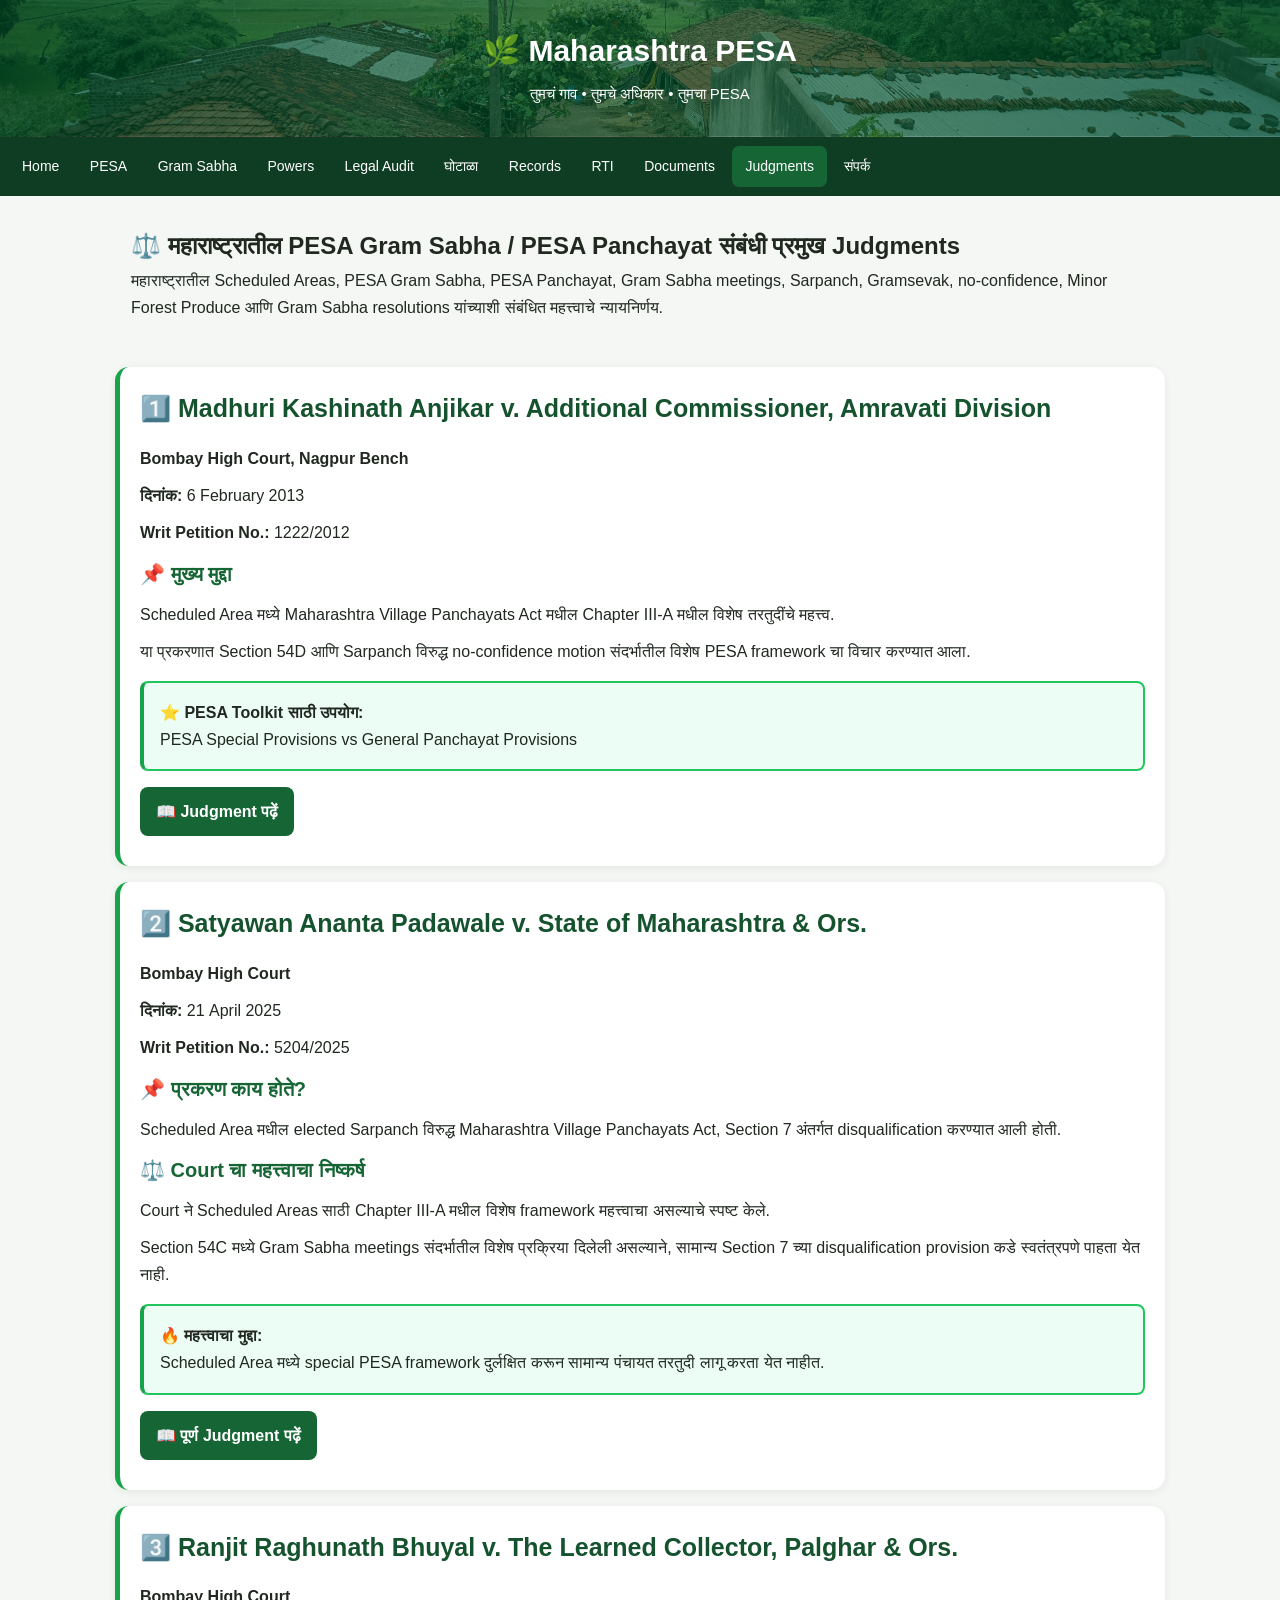
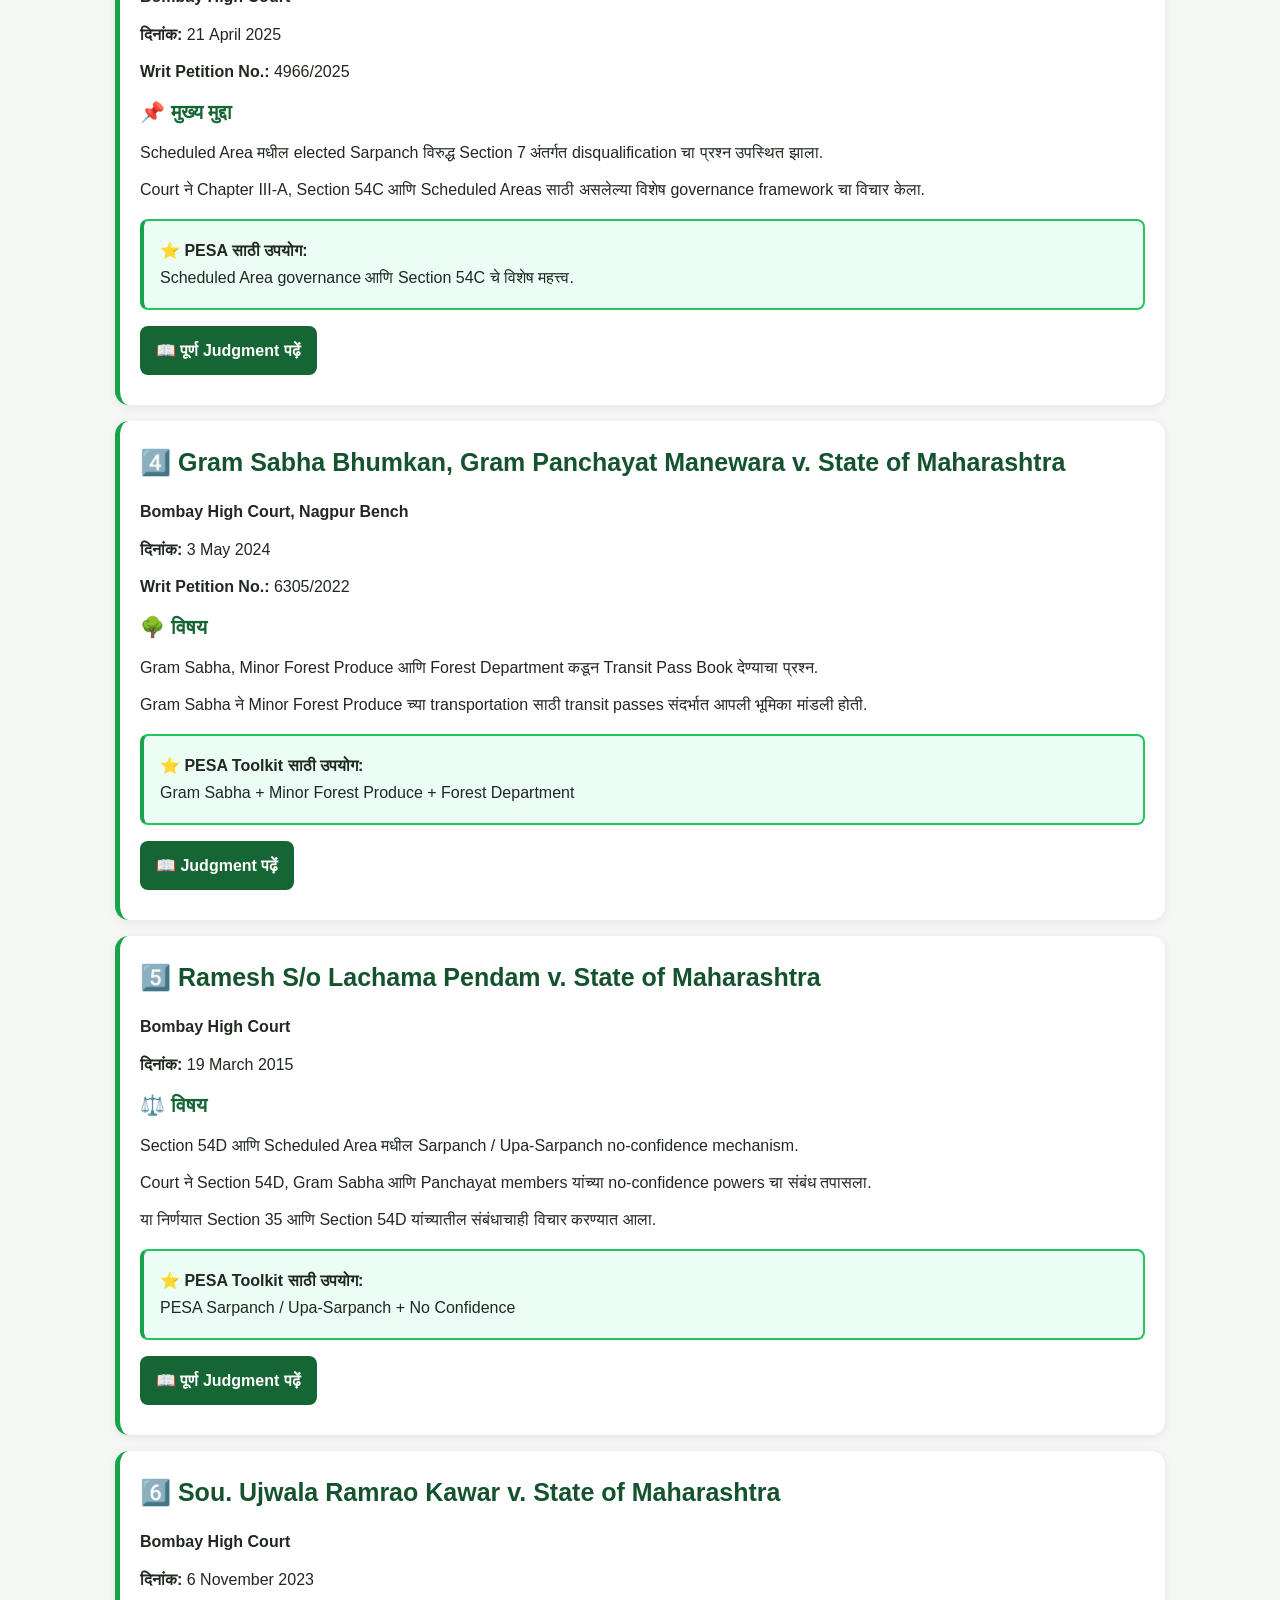
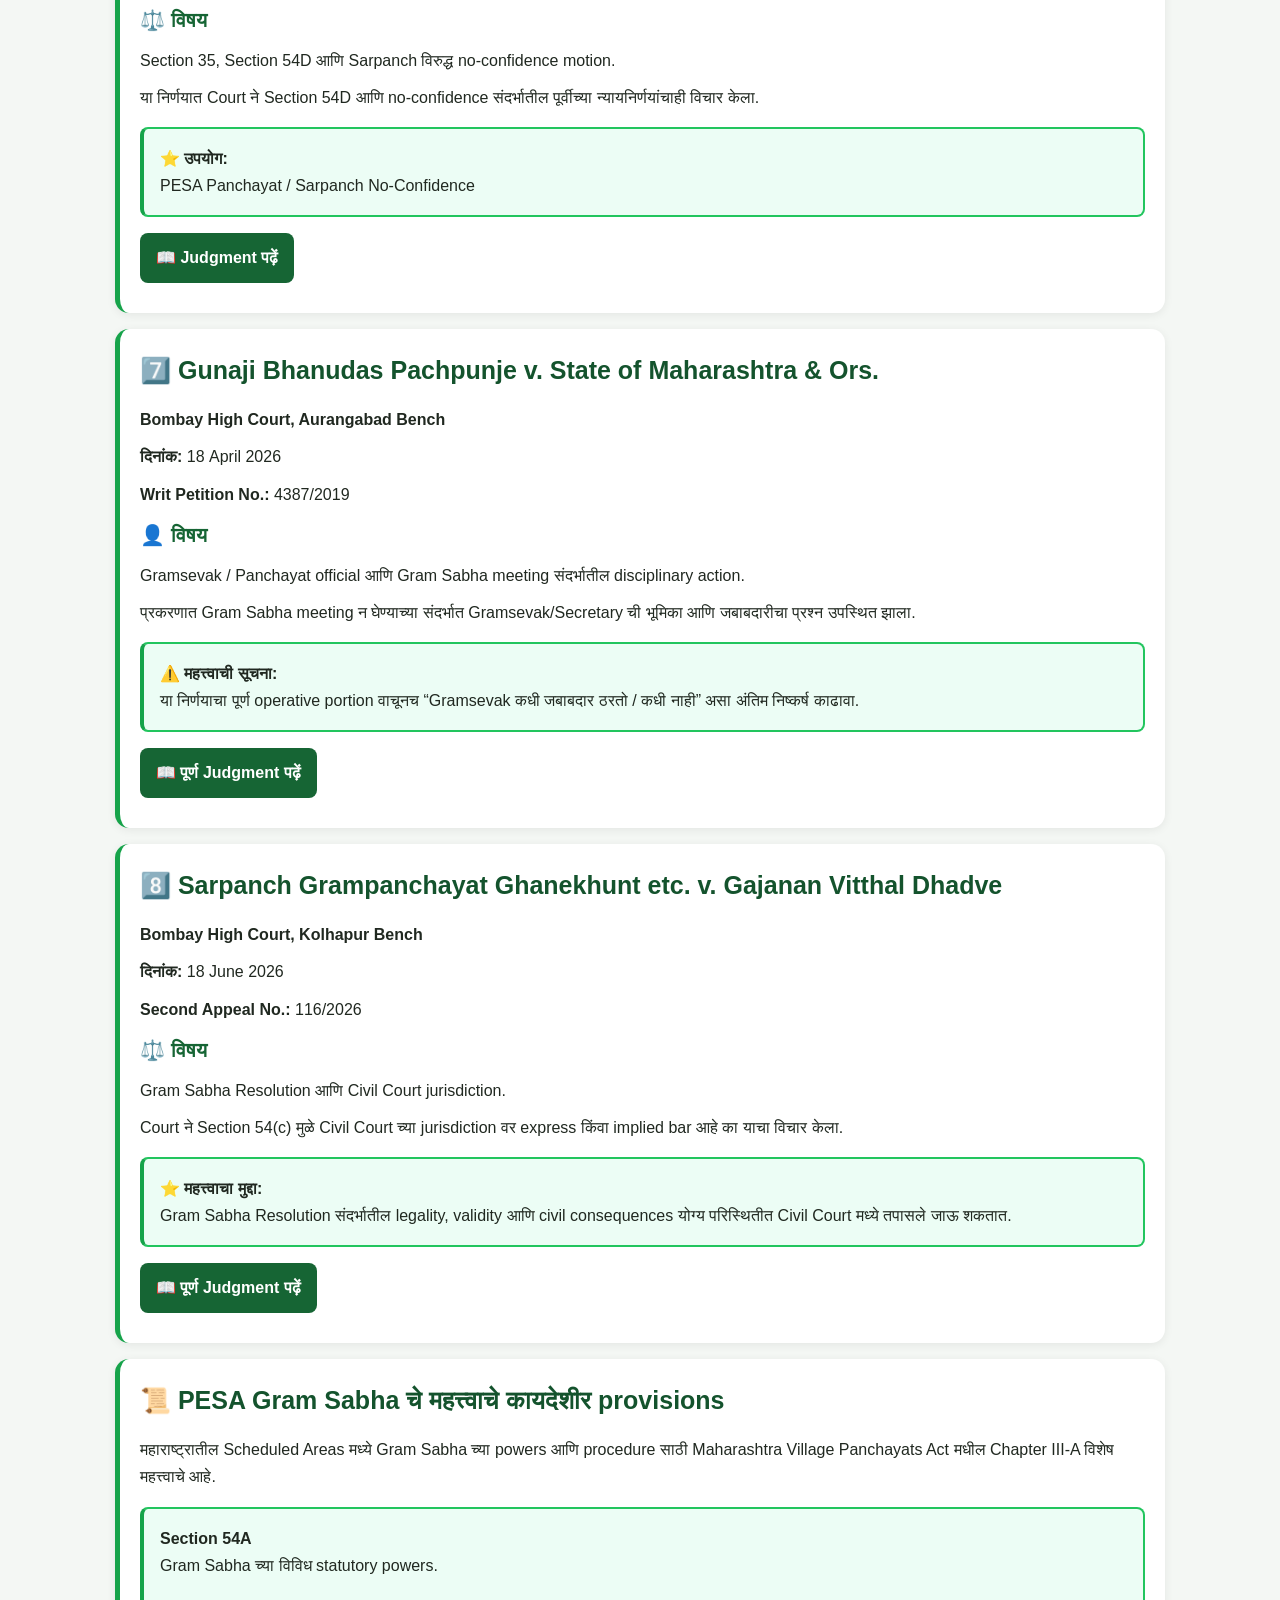
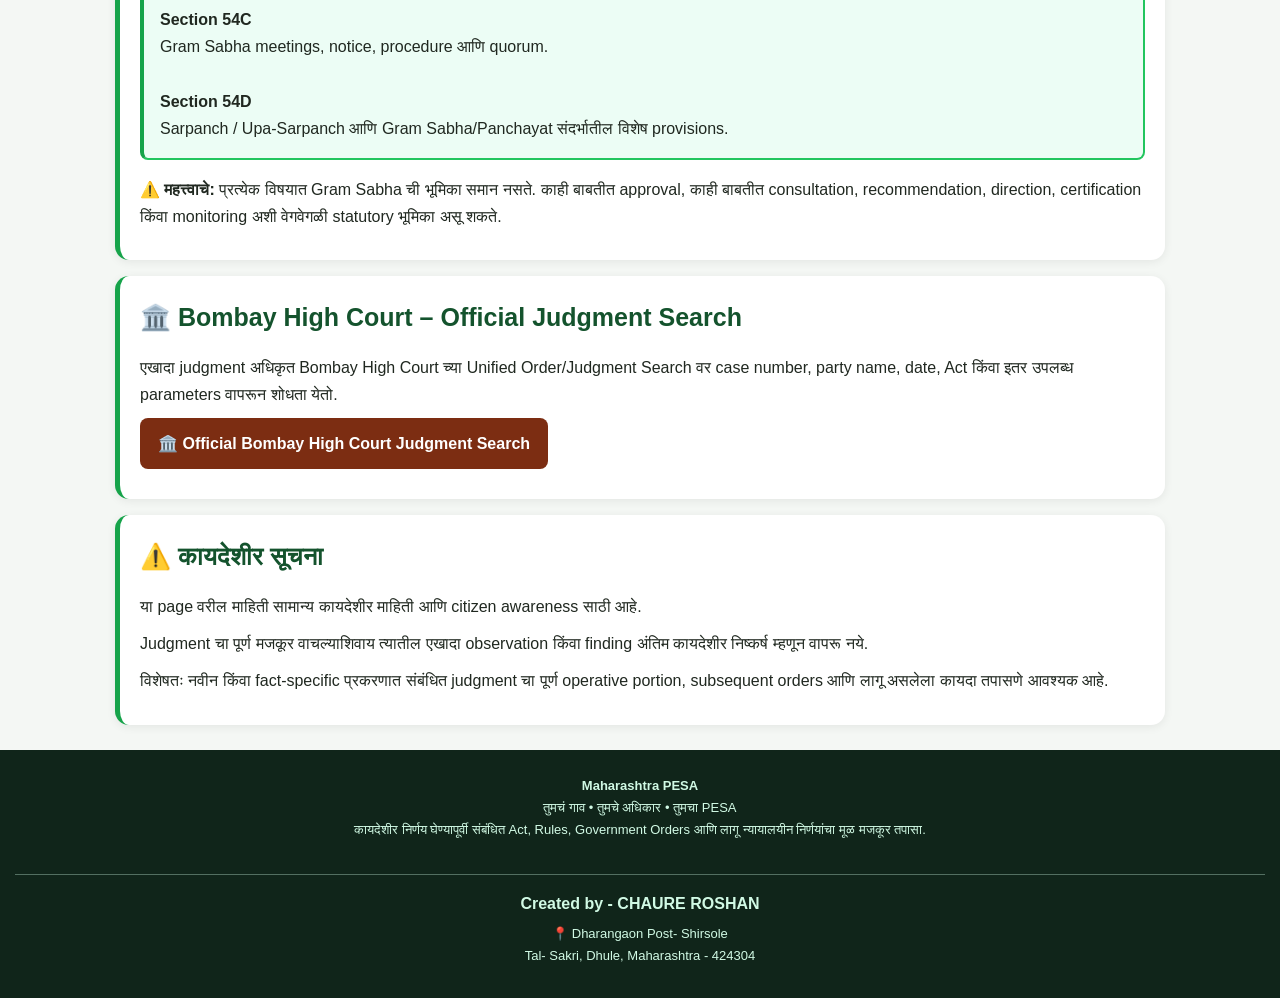
<file: judgments.html>
<!DOCTYPE html>
<html lang="mr">
<head><meta charset="UTF-8"><meta name="viewport" content="width=device-width, initial-scale=1.0">
<title>Judgments — Maharashtra PESA</title><link rel="stylesheet" href="styles.css"></head>
<body>
<header><h1>🌿 Maharashtra PESA</h1><p>तुमचं गाव • तुमचे अधिकार • तुमचा PESA</p></header>

<nav>
<a href="index.html" class="nav-home">Home</a>
<a href="pesa.html">PESA</a>
<a href="gram-sabha.html">Gram Sabha</a>
<a href="powers.html">Powers</a>
<a href="audit.html">Legal Audit</a>
<a href="ghotala.html">घोटाळा</a>
<a href="records.html">Records</a>
<a href="rti.html">RTI</a>
<a href="documents.html">Documents</a>
<a href="judgments.html" class="active">Judgments</a>
  <a href="contact.html">संपर्क</a>
</nav>

<main>

<section class="page-header">
  <h1>⚖️ महाराष्ट्रातील PESA Gram Sabha / PESA Panchayat संबंधी प्रमुख Judgments</h1>

  <p>
    महाराष्ट्रातील Scheduled Areas, PESA Gram Sabha, PESA Panchayat,
    Gram Sabha meetings, Sarpanch, Gramsevak, no-confidence,
    Minor Forest Produce आणि Gram Sabha resolutions यांच्याशी संबंधित
    महत्त्वाचे न्यायनिर्णय.
  </p>
</section>


<!-- 1 -->
<section class="info-card">

  <h2>1️⃣ Madhuri Kashinath Anjikar v. Additional Commissioner, Amravati Division</h2>

  <p><strong>Bombay High Court, Nagpur Bench</strong></p>
  <p><strong>दिनांक:</strong> 6 February 2013</p>
  <p><strong>Writ Petition No.:</strong> 1222/2012</p>

  <h3>📌 मुख्य मुद्दा</h3>

  <p>
    Scheduled Area मध्ये Maharashtra Village Panchayats Act मधील
    Chapter III-A मधील विशेष तरतुदींचे महत्त्व.
  </p>

  <p>
    या प्रकरणात Section 54D आणि Sarpanch विरुद्ध
    no-confidence motion संदर्भातील विशेष PESA framework चा विचार करण्यात आला.
  </p>

  <div class="highlight-box">
    <strong>⭐ PESA Toolkit साठी उपयोग:</strong><br>
    PESA Special Provisions vs General Panchayat Provisions
  </div>

  <p>
    <a href="https://www.casemine.com/judgement/in/6539a1de9eb4625d3a8c1f1f"
       target="_blank"
       rel="noopener"
       style="display:inline-block;padding:11px 16px;background:#166534;color:white;text-decoration:none;border-radius:8px;font-weight:700;">
      📖 Judgment पढ़ें
    </a>
  </p>

</section>


<!-- 2 -->
<section class="info-card">

  <h2>2️⃣ Satyawan Ananta Padawale v. State of Maharashtra & Ors.</h2>

  <p><strong>Bombay High Court</strong></p>
  <p><strong>दिनांक:</strong> 21 April 2025</p>
  <p><strong>Writ Petition No.:</strong> 5204/2025</p>

  <h3>📌 प्रकरण काय होते?</h3>

  <p>
    Scheduled Area मधील elected Sarpanch विरुद्ध Maharashtra Village
    Panchayats Act, Section 7 अंतर्गत disqualification करण्यात आली होती.
  </p>

  <h3>⚖️ Court चा महत्त्वाचा निष्कर्ष</h3>

  <p>
    Court ने Scheduled Areas साठी Chapter III-A मधील विशेष framework
    महत्त्वाचा असल्याचे स्पष्ट केले.
  </p>

  <p>
    Section 54C मध्ये Gram Sabha meetings संदर्भातील विशेष प्रक्रिया
    दिलेली असल्याने, सामान्य Section 7 च्या disqualification provision
    कडे स्वतंत्रपणे पाहता येत नाही.
  </p>

  <div class="highlight-box">
    <strong>🔥 महत्त्वाचा मुद्दा:</strong><br>
    Scheduled Area मध्ये special PESA framework दुर्लक्षित करून
    सामान्य पंचायत तरतुदी लागू करता येत नाहीत.
  </div>

  <p>
    <a href="https://indiankanoon.org/doc/104498252/"
       target="_blank"
       rel="noopener"
       style="display:inline-block;padding:11px 16px;background:#166534;color:white;text-decoration:none;border-radius:8px;font-weight:700;">
      📖 पूर्ण Judgment पढ़ें
    </a>
  </p>

</section>


<!-- 3 -->
<section class="info-card">

  <h2>3️⃣ Ranjit Raghunath Bhuyal v. The Learned Collector, Palghar & Ors.</h2>

  <p><strong>Bombay High Court</strong></p>
  <p><strong>दिनांक:</strong> 21 April 2025</p>
  <p><strong>Writ Petition No.:</strong> 4966/2025</p>

  <h3>📌 मुख्य मुद्दा</h3>

  <p>
    Scheduled Area मधील elected Sarpanch विरुद्ध Section 7 अंतर्गत
    disqualification चा प्रश्न उपस्थित झाला.
  </p>

  <p>
    Court ने Chapter III-A, Section 54C आणि Scheduled Areas साठी
    असलेल्या विशेष governance framework चा विचार केला.
  </p>

  <div class="highlight-box">
    <strong>⭐ PESA साठी उपयोग:</strong><br>
    Scheduled Area governance आणि Section 54C चे विशेष महत्त्व.
  </div>

  <p>
    <a href="https://indiankanoon.org/doc/71202399/"
       target="_blank"
       rel="noopener"
       style="display:inline-block;padding:11px 16px;background:#166534;color:white;text-decoration:none;border-radius:8px;font-weight:700;">
      📖 पूर्ण Judgment पढ़ें
    </a>
  </p>

</section>


<!-- 4 -->
<section class="info-card">

  <h2>4️⃣ Gram Sabha Bhumkan, Gram Panchayat Manewara v. State of Maharashtra</h2>

  <p><strong>Bombay High Court, Nagpur Bench</strong></p>
  <p><strong>दिनांक:</strong> 3 May 2024</p>
  <p><strong>Writ Petition No.:</strong> 6305/2022</p>

  <h3>🌳 विषय</h3>

  <p>
    Gram Sabha, Minor Forest Produce आणि Forest Department कडून
    Transit Pass Book देण्याचा प्रश्न.
  </p>

  <p>
    Gram Sabha ने Minor Forest Produce च्या transportation साठी
    transit passes संदर्भात आपली भूमिका मांडली होती.
  </p>

  <div class="highlight-box">
    <strong>⭐ PESA Toolkit साठी उपयोग:</strong><br>
    Gram Sabha + Minor Forest Produce + Forest Department
  </div>

  <p>
    <a href="https://indiankanoon.org/doc/30162722/"
       target="_blank"
       rel="noopener"
       style="display:inline-block;padding:11px 16px;background:#166534;color:white;text-decoration:none;border-radius:8px;font-weight:700;">
      📖 Judgment पढ़ें
    </a>
  </p>

</section>


<!-- 5 -->
<section class="info-card">

  <h2>5️⃣ Ramesh S/o Lachama Pendam v. State of Maharashtra</h2>

  <p><strong>Bombay High Court</strong></p>
  <p><strong>दिनांक:</strong> 19 March 2015</p>

  <h3>⚖️ विषय</h3>

  <p>
    Section 54D आणि Scheduled Area मधील Sarpanch / Upa-Sarpanch
    no-confidence mechanism.
  </p>

  <p>
    Court ने Section 54D, Gram Sabha आणि Panchayat members यांच्या
    no-confidence powers चा संबंध तपासला.
  </p>

  <p>
    या निर्णयात Section 35 आणि Section 54D यांच्यातील संबंधाचाही
    विचार करण्यात आला.
  </p>

  <div class="highlight-box">
    <strong>⭐ PESA Toolkit साठी उपयोग:</strong><br>
    PESA Sarpanch / Upa-Sarpanch + No Confidence
  </div>

  <p>
    <a href="https://indiankanoon.org/doc/63425228/"
       target="_blank"
       rel="noopener"
       style="display:inline-block;padding:11px 16px;background:#166534;color:white;text-decoration:none;border-radius:8px;font-weight:700;">
      📖 पूर्ण Judgment पढ़ें
    </a>
  </p>

</section>


<!-- 6 -->
<section class="info-card">

  <h2>6️⃣ Sou. Ujwala Ramrao Kawar v. State of Maharashtra</h2>

  <p><strong>Bombay High Court</strong></p>
  <p><strong>दिनांक:</strong> 6 November 2023</p>

  <h3>⚖️ विषय</h3>

  <p>
    Section 35, Section 54D आणि Sarpanch विरुद्ध
    no-confidence motion.
  </p>

  <p>
    या निर्णयात Court ने Section 54D आणि no-confidence संदर्भातील
    पूर्वीच्या न्यायनिर्णयांचाही विचार केला.
  </p>

  <div class="highlight-box">
    <strong>⭐ उपयोग:</strong><br>
    PESA Panchayat / Sarpanch No-Confidence
  </div>

  <p>
    <a href="https://indiankanoon.org/doc/59360516/"
       target="_blank"
       rel="noopener"
       style="display:inline-block;padding:11px 16px;background:#166534;color:white;text-decoration:none;border-radius:8px;font-weight:700;">
      📖 Judgment पढ़ें
    </a>
  </p>

</section>


<!-- 7 -->
<section class="info-card">

  <h2>7️⃣ Gunaji Bhanudas Pachpunje v. State of Maharashtra & Ors.</h2>

  <p><strong>Bombay High Court, Aurangabad Bench</strong></p>
  <p><strong>दिनांक:</strong> 18 April 2026</p>
  <p><strong>Writ Petition No.:</strong> 4387/2019</p>

  <h3>👤 विषय</h3>

  <p>
    Gramsevak / Panchayat official आणि Gram Sabha meeting
    संदर्भातील disciplinary action.
  </p>

  <p>
    प्रकरणात Gram Sabha meeting न घेण्याच्या संदर्भात
    Gramsevak/Secretary ची भूमिका आणि जबाबदारीचा प्रश्न उपस्थित झाला.
  </p>

  <div class="highlight-box">
    <strong>⚠️ महत्त्वाची सूचना:</strong><br>
    या निर्णयाचा पूर्ण operative portion वाचूनच
    “Gramsevak कधी जबाबदार ठरतो / कधी नाही”
    असा अंतिम निष्कर्ष काढावा.
  </div>

  <p>
    <a href="https://indiankanoon.org/doc/19846740/"
       target="_blank"
       rel="noopener"
       style="display:inline-block;padding:11px 16px;background:#166534;color:white;text-decoration:none;border-radius:8px;font-weight:700;">
      📖 पूर्ण Judgment पढ़ें
    </a>
  </p>

</section>


<!-- 8 -->
<section class="info-card">

  <h2>8️⃣ Sarpanch Grampanchayat Ghanekhunt etc. v. Gajanan Vitthal Dhadve</h2>

  <p><strong>Bombay High Court, Kolhapur Bench</strong></p>
  <p><strong>दिनांक:</strong> 18 June 2026</p>
  <p><strong>Second Appeal No.:</strong> 116/2026</p>

  <h3>⚖️ विषय</h3>

  <p>
    Gram Sabha Resolution आणि Civil Court jurisdiction.
  </p>

  <p>
    Court ने Section 54(c) मुळे Civil Court च्या jurisdiction वर
    express किंवा implied bar आहे का याचा विचार केला.
  </p>

  <div class="highlight-box">
    <strong>⭐ महत्त्वाचा मुद्दा:</strong><br>
    Gram Sabha Resolution संदर्भातील legality, validity आणि
    civil consequences योग्य परिस्थितीत Civil Court मध्ये तपासले
    जाऊ शकतात.
  </div>

  <p>
    <a href="https://indiankanoon.org/doc/158501346/"
       target="_blank"
       rel="noopener"
       style="display:inline-block;padding:11px 16px;background:#166534;color:white;text-decoration:none;border-radius:8px;font-weight:700;">
      📖 पूर्ण Judgment पढ़ें
    </a>
  </p>

</section>


<!-- Important Legal Provisions -->
<section class="info-card">

  <h2>📜 PESA Gram Sabha चे महत्त्वाचे कायदेशीर provisions</h2>

  <p>
    महाराष्ट्रातील Scheduled Areas मध्ये Gram Sabha च्या powers आणि
    procedure साठी Maharashtra Village Panchayats Act मधील
    Chapter III-A विशेष महत्त्वाचे आहे.
  </p>

  <div class="highlight-box">

    <strong>Section 54A</strong><br>
    Gram Sabha च्या विविध statutory powers.
    <br><br>

    <strong>Section 54C</strong><br>
    Gram Sabha meetings, notice, procedure आणि quorum.
    <br><br>

    <strong>Section 54D</strong><br>
    Sarpanch / Upa-Sarpanch आणि Gram Sabha/Panchayat
    संदर्भातील विशेष provisions.
  
  </div>

  <p>
    <strong>⚠️ महत्त्वाचे:</strong>
    प्रत्येक विषयात Gram Sabha ची भूमिका समान नसते.
    काही बाबतीत approval, काही बाबतीत consultation,
    recommendation, direction, certification किंवा monitoring
    अशी वेगवेगळी statutory भूमिका असू शकते.
  </p>

</section>



<!-- Official Court Search -->
<section class="info-card">

  <h2>🏛️ Bombay High Court – Official Judgment Search</h2>

  <p>
    एखादा judgment अधिकृत Bombay High Court च्या
    Unified Order/Judgment Search वर case number, party name,
    date, Act किंवा इतर उपलब्ध parameters वापरून शोधता येतो.
  </p>

  <p>
    <a href="https://bombayhighcourt.nic.in/ord_qry.php"
       target="_blank"
       rel="noopener"
       style="display:inline-block;padding:12px 18px;
       background:#7c2d12;color:white;text-decoration:none;
       border-radius:8px;font-weight:700;">
      🏛️ Official Bombay High Court Judgment Search
    </a>
  </p>

</section>


<!-- Disclaimer -->
<section class="info-card">

  <h2>⚠️ कायदेशीर सूचना</h2>

  <p>
    या page वरील माहिती सामान्य कायदेशीर माहिती आणि
    citizen awareness साठी आहे.
  </p>

  <p>
    Judgment चा पूर्ण मजकूर वाचल्याशिवाय त्यातील एखादा
    observation किंवा finding अंतिम कायदेशीर निष्कर्ष म्हणून
    वापरू नये.
  </p>

  <p>
    विशेषतः नवीन किंवा fact-specific प्रकरणात संबंधित
    judgment चा पूर्ण operative portion, subsequent orders
    आणि लागू असलेला कायदा तपासणे आवश्यक आहे.
  </p>

</section>

</main>

<footer>
<p><strong>Maharashtra PESA</strong></p>
<p>तुमचं गाव • तुमचे अधिकार • तुमचा PESA</p>
<p>कायदेशीर निर्णय घेण्यापूर्वी संबंधित Act, Rules, Government Orders आणि लागू न्यायालयीन निर्णयांचा मूळ मजकूर तपासा.</p>
<div class="creator-info">
<hr>
<p><strong>Created by - CHAURE ROSHAN</strong></p>
<p>📍 Dharangaon Post- Shirsole<br>Tal- Sakri, Dhule, Maharashtra - 424304</p>
</div>
</footer>

</body></html>
</file>
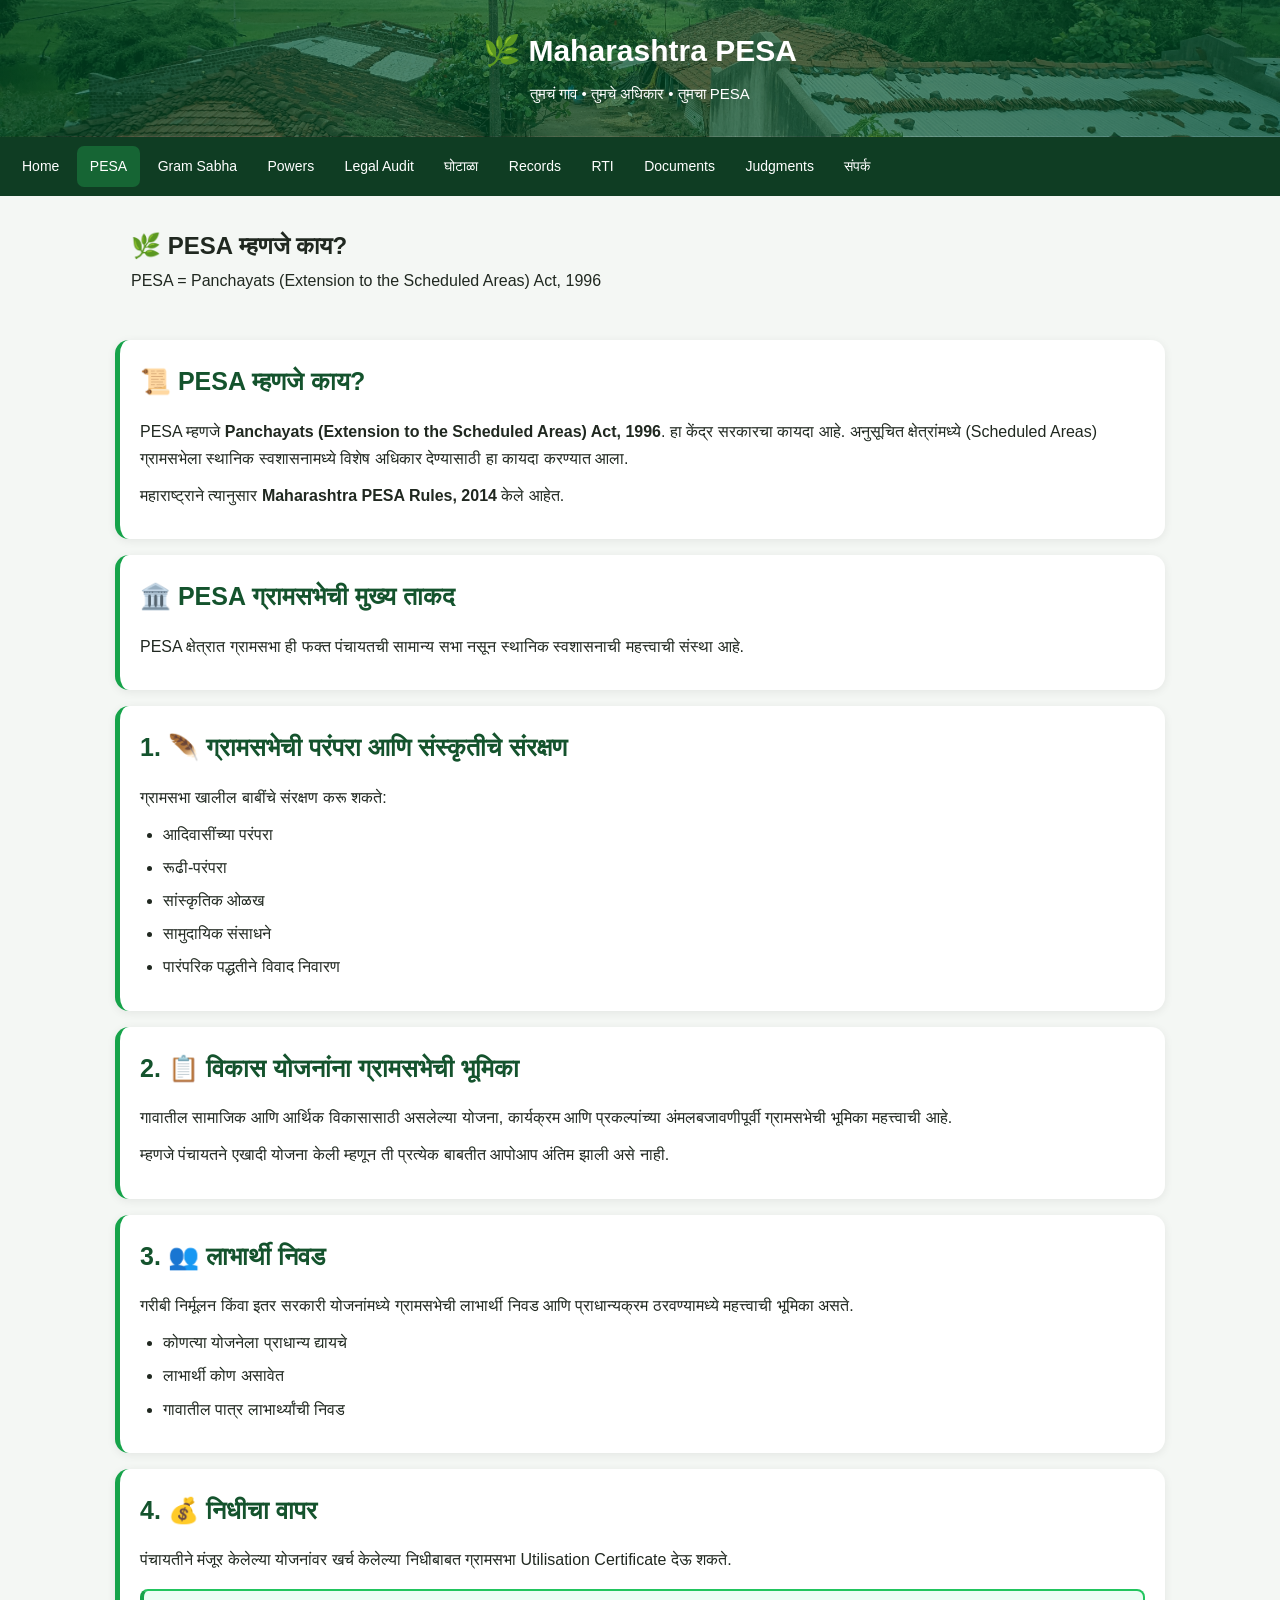
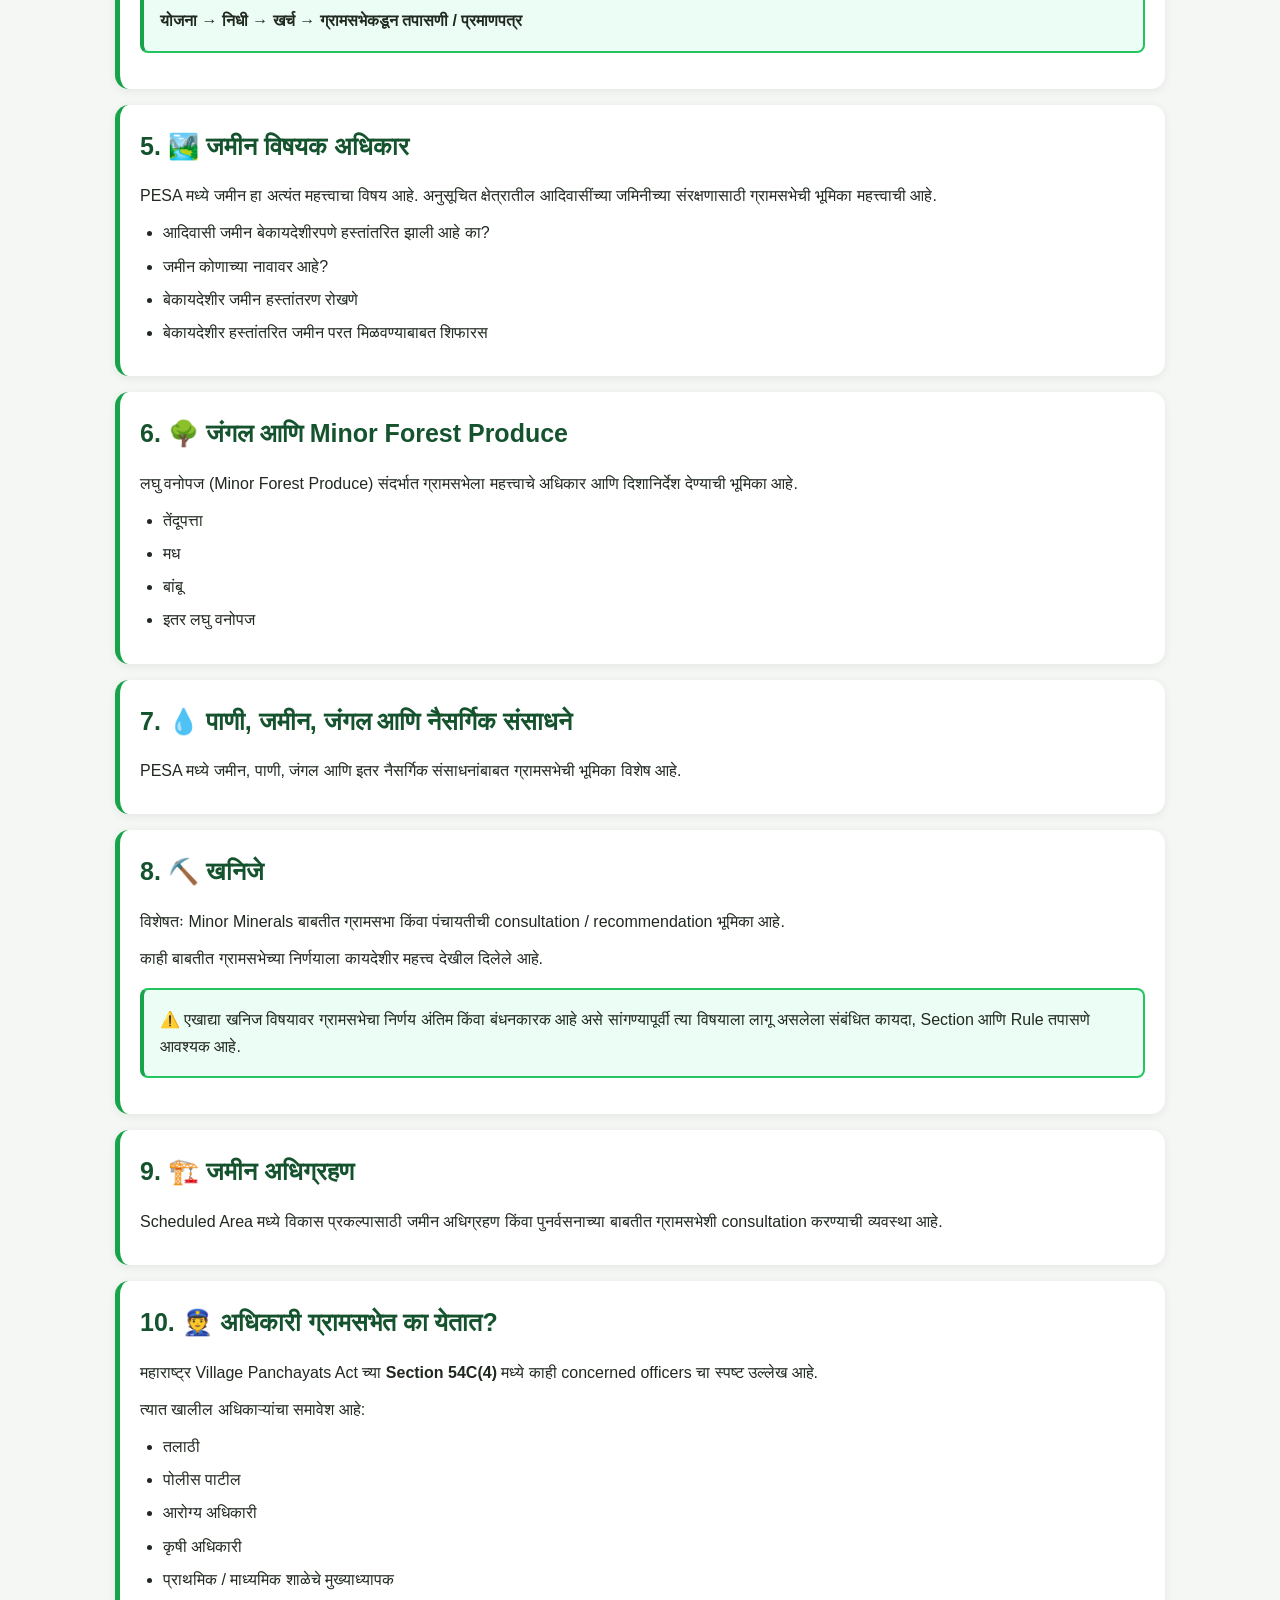
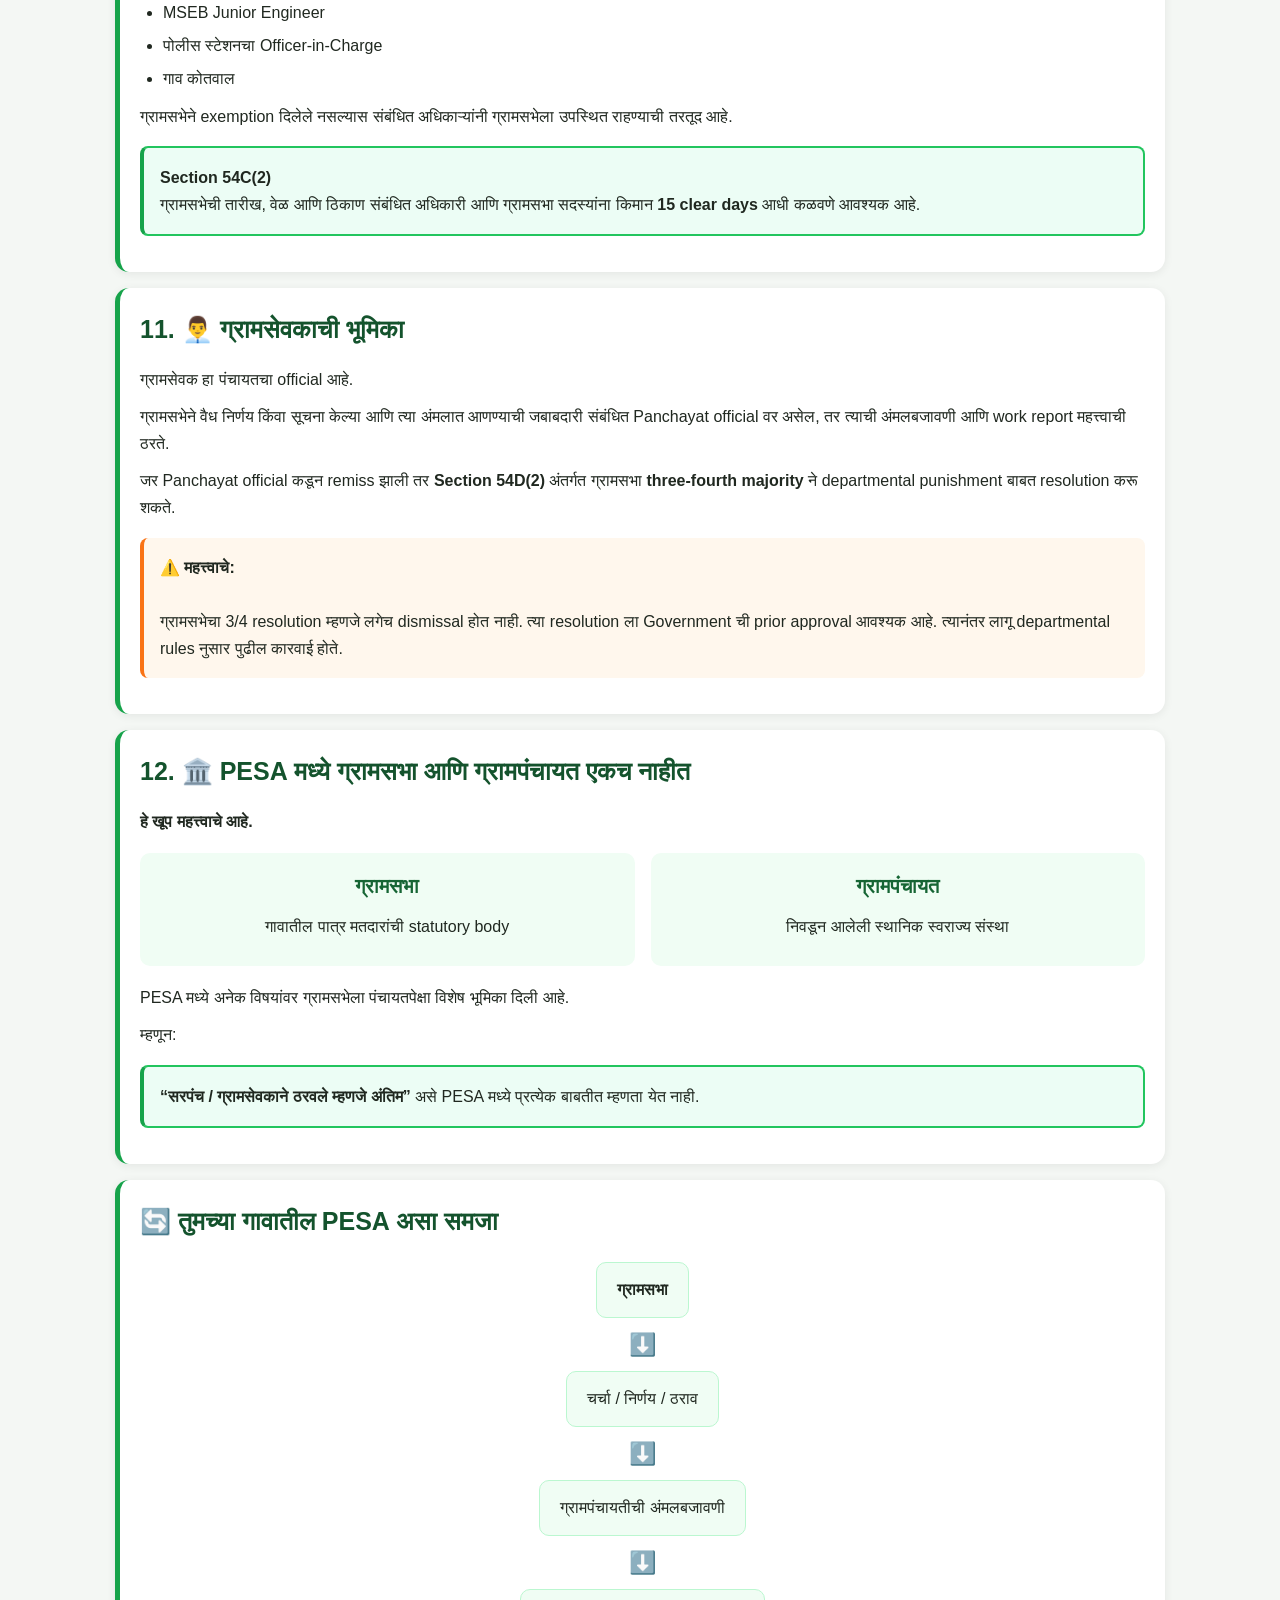
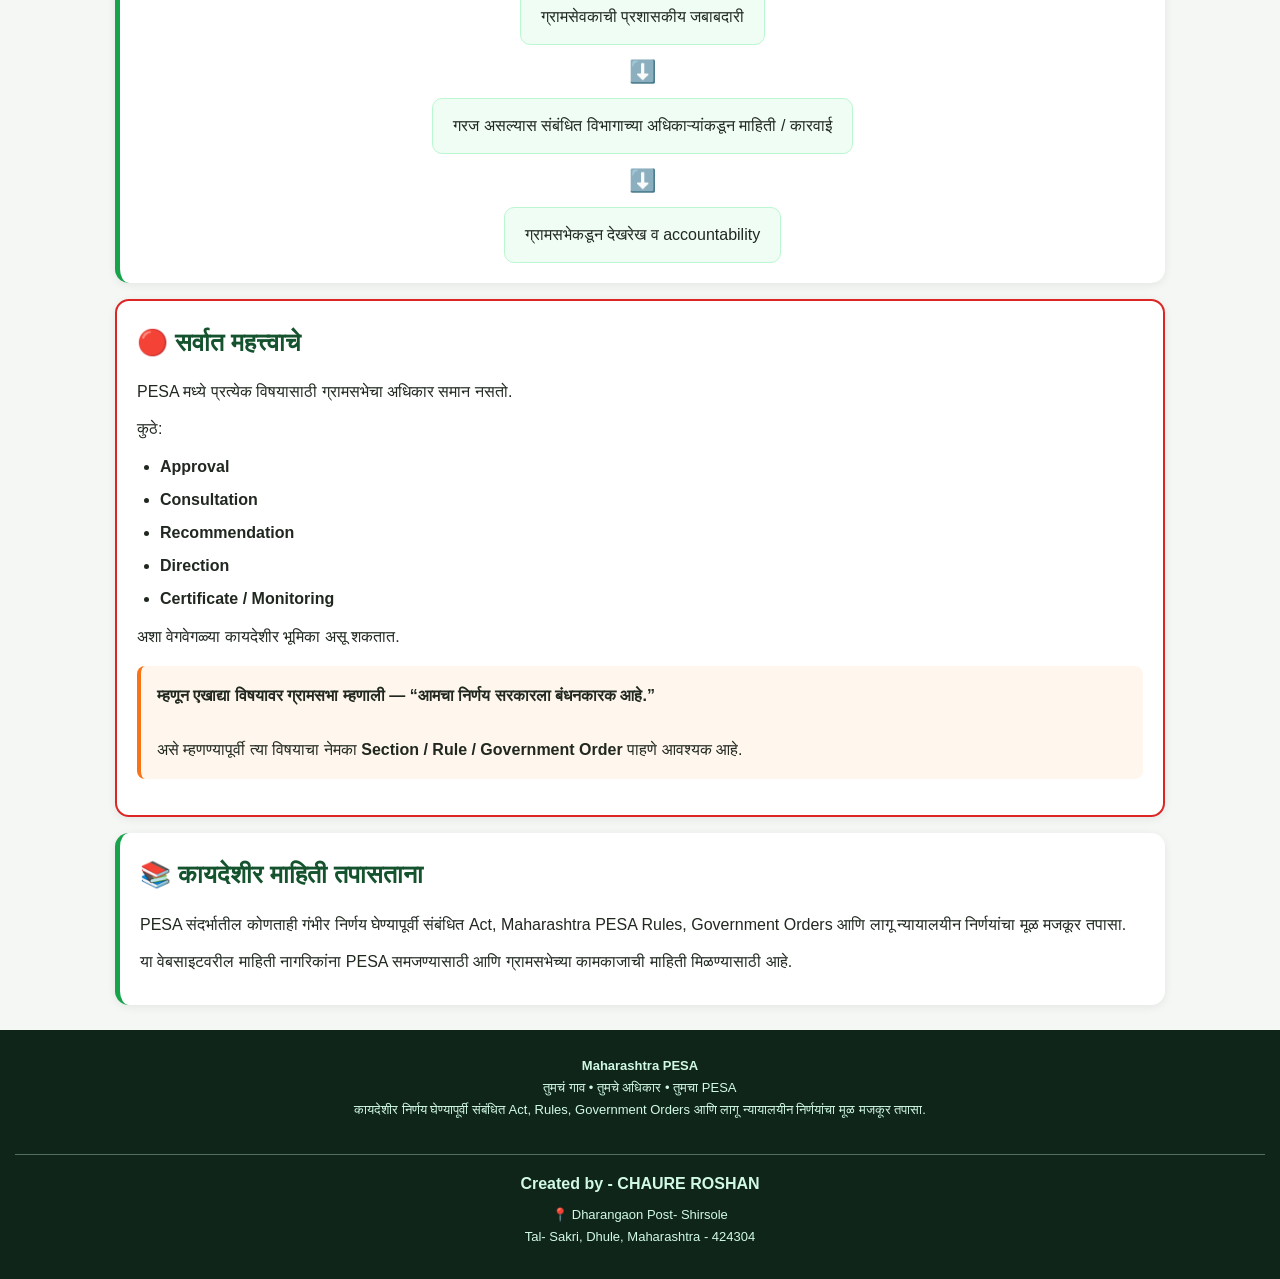
<file: pesa.html>
<!DOCTYPE html>
<html lang="mr">
<head><meta charset="UTF-8"><meta name="viewport" content="width=device-width, initial-scale=1.0">
<title>PESA — Maharashtra PESA</title><link rel="stylesheet" href="styles.css"></head>
<body>
<header><h1>🌿 Maharashtra PESA</h1><p>तुमचं गाव • तुमचे अधिकार • तुमचा PESA</p></header>

<nav>
<a href="index.html" class="nav-home">Home</a>
<a href="pesa.html" class="active">PESA</a>
<a href="gram-sabha.html">Gram Sabha</a>
<a href="powers.html">Powers</a>
<a href="audit.html">Legal Audit</a>
<a href="ghotala.html">घोटाळा</a>
<a href="records.html">Records</a>
<a href="rti.html">RTI</a>
<a href="documents.html">Documents</a>
<a href="judgments.html">Judgments</a>
<a href="contact.html">संपर्क</a>
</nav>

<main>

  <section class="page-header">
    <h1>🌿 PESA म्हणजे काय?</h1>
    <p>
      PESA = Panchayats (Extension to the Scheduled Areas) Act, 1996
    </p>
  </section>

  <section class="info-card">
    <h2>📜 PESA म्हणजे काय?</h2>

    <p>
      PESA म्हणजे <strong>Panchayats (Extension to the Scheduled Areas) Act, 1996</strong>.
      हा केंद्र सरकारचा कायदा आहे. अनुसूचित क्षेत्रांमध्ये (Scheduled Areas)
      ग्रामसभेला स्थानिक स्वशासनामध्ये विशेष अधिकार देण्यासाठी हा कायदा करण्यात आला.
    </p>

    <p>
      महाराष्ट्राने त्यानुसार <strong>Maharashtra PESA Rules, 2014</strong> केले आहेत.
    </p>
  </section>


  <section class="info-card">
    <h2>🏛️ PESA ग्रामसभेची मुख्य ताकद</h2>

    <p>
      PESA क्षेत्रात ग्रामसभा ही फक्त पंचायतची सामान्य सभा नसून
      स्थानिक स्वशासनाची महत्त्वाची संस्था आहे.
    </p>
  </section>


  <section class="info-card">
    <h2>1. 🪶 ग्रामसभेची परंपरा आणि संस्कृतीचे संरक्षण</h2>

    <p>ग्रामसभा खालील बाबींचे संरक्षण करू शकते:</p>

    <ul>
      <li>आदिवासींच्या परंपरा</li>
      <li>रूढी-परंपरा</li>
      <li>सांस्कृतिक ओळख</li>
      <li>सामुदायिक संसाधने</li>
      <li>पारंपरिक पद्धतीने विवाद निवारण</li>
    </ul>
  </section>


  <section class="info-card">
    <h2>2. 📋 विकास योजनांना ग्रामसभेची भूमिका</h2>

    <p>
      गावातील सामाजिक आणि आर्थिक विकासासाठी असलेल्या योजना,
      कार्यक्रम आणि प्रकल्पांच्या अंमलबजावणीपूर्वी ग्रामसभेची भूमिका महत्त्वाची आहे.
    </p>

    <p>
      म्हणजे पंचायतने एखादी योजना केली म्हणून ती प्रत्येक बाबतीत
      आपोआप अंतिम झाली असे नाही.
    </p>
  </section>


  <section class="info-card">
    <h2>3. 👥 लाभार्थी निवड</h2>

    <p>
      गरीबी निर्मूलन किंवा इतर सरकारी योजनांमध्ये ग्रामसभेची
      लाभार्थी निवड आणि प्राधान्यक्रम ठरवण्यामध्ये महत्त्वाची भूमिका असते.
    </p>

    <ul>
      <li>कोणत्या योजनेला प्राधान्य द्यायचे</li>
      <li>लाभार्थी कोण असावेत</li>
      <li>गावातील पात्र लाभार्थ्यांची निवड</li>
    </ul>
  </section>


  <section class="info-card">
    <h2>4. 💰 निधीचा वापर</h2>

    <p>
      पंचायतीने मंजूर केलेल्या योजनांवर खर्च केलेल्या निधीबाबत
      ग्रामसभा Utilisation Certificate देऊ शकते.
    </p>

    <div class="highlight-box">
      <strong>योजना → निधी → खर्च → ग्रामसभेकडून तपासणी / प्रमाणपत्र</strong>
    </div>
  </section>


  <section class="info-card">
    <h2>5. 🏞️ जमीन विषयक अधिकार</h2>

    <p>
      PESA मध्ये जमीन हा अत्यंत महत्त्वाचा विषय आहे.
      अनुसूचित क्षेत्रातील आदिवासींच्या जमिनीच्या संरक्षणासाठी
      ग्रामसभेची भूमिका महत्त्वाची आहे.
    </p>

    <ul>
      <li>आदिवासी जमीन बेकायदेशीरपणे हस्तांतरित झाली आहे का?</li>
      <li>जमीन कोणाच्या नावावर आहे?</li>
      <li>बेकायदेशीर जमीन हस्तांतरण रोखणे</li>
      <li>बेकायदेशीर हस्तांतरित जमीन परत मिळवण्याबाबत शिफारस</li>
    </ul>
  </section>


  <section class="info-card">
    <h2>6. 🌳 जंगल आणि Minor Forest Produce</h2>

    <p>
      लघु वनोपज (Minor Forest Produce) संदर्भात ग्रामसभेला
      महत्त्वाचे अधिकार आणि दिशानिर्देश देण्याची भूमिका आहे.
    </p>

    <ul>
      <li>तेंदूपत्ता</li>
      <li>मध</li>
      <li>बांबू</li>
      <li>इतर लघु वनोपज</li>
    </ul>
  </section>


  <section class="info-card">
    <h2>7. 💧 पाणी, जमीन, जंगल आणि नैसर्गिक संसाधने</h2>

    <p>
      PESA मध्ये जमीन, पाणी, जंगल आणि इतर नैसर्गिक संसाधनांबाबत
      ग्रामसभेची भूमिका विशेष आहे.
    </p>
  </section>


  <section class="info-card">
    <h2>8. ⛏️ खनिजे</h2>

    <p>
      विशेषतः Minor Minerals बाबतीत ग्रामसभा किंवा पंचायतीची
      consultation / recommendation भूमिका आहे.
    </p>

    <p>
      काही बाबतीत ग्रामसभेच्या निर्णयाला कायदेशीर महत्त्व देखील दिलेले आहे.
    </p>

    <div class="highlight-box">
      ⚠️ एखाद्या खनिज विषयावर ग्रामसभेचा निर्णय अंतिम किंवा बंधनकारक आहे
      असे सांगण्यापूर्वी त्या विषयाला लागू असलेला संबंधित कायदा,
      Section आणि Rule तपासणे आवश्यक आहे.
    </div>
  </section>


  <section class="info-card">
    <h2>9. 🏗️ जमीन अधिग्रहण</h2>

    <p>
      Scheduled Area मध्ये विकास प्रकल्पासाठी जमीन अधिग्रहण किंवा
      पुनर्वसनाच्या बाबतीत ग्रामसभेशी consultation करण्याची व्यवस्था आहे.
    </p>
  </section>


  <section class="info-card">
    <h2>10. 👮 अधिकारी ग्रामसभेत का येतात?</h2>

    <p>
      महाराष्ट्र Village Panchayats Act च्या <strong>Section 54C(4)</strong>
      मध्ये काही concerned officers चा स्पष्ट उल्लेख आहे.
    </p>

    <p>त्यात खालील अधिकाऱ्यांचा समावेश आहे:</p>

    <ul>
      <li>तलाठी</li>
      <li>पोलीस पाटील</li>
      <li>आरोग्य अधिकारी</li>
      <li>कृषी अधिकारी</li>
      <li>प्राथमिक / माध्यमिक शाळेचे मुख्याध्यापक</li>
      <li>MSEB Junior Engineer</li>
      <li>पोलीस स्टेशनचा Officer-in-Charge</li>
      <li>गाव कोतवाल</li>
    </ul>

    <p>
      ग्रामसभेने exemption दिलेले नसल्यास संबंधित अधिकाऱ्यांनी
      ग्रामसभेला उपस्थित राहण्याची तरतूद आहे.
    </p>

    <div class="highlight-box">
      <strong>Section 54C(2)</strong><br>
      ग्रामसभेची तारीख, वेळ आणि ठिकाण संबंधित अधिकारी आणि
      ग्रामसभा सदस्यांना किमान <strong>15 clear days</strong> आधी कळवणे आवश्यक आहे.
    </div>
  </section>


  <section class="info-card">
    <h2>11. 👨‍💼 ग्रामसेवकाची भूमिका</h2>

    <p>
      ग्रामसेवक हा पंचायतचा official आहे.
    </p>

    <p>
      ग्रामसभेने वैध निर्णय किंवा सूचना केल्या आणि त्या अंमलात आणण्याची
      जबाबदारी संबंधित Panchayat official वर असेल, तर त्याची
      अंमलबजावणी आणि work report महत्त्वाची ठरते.
    </p>

    <p>
      जर Panchayat official कडून remiss झाली तर
      <strong>Section 54D(2)</strong> अंतर्गत ग्रामसभा
      <strong>three-fourth majority</strong> ने departmental punishment बाबत
      resolution करू शकते.
    </p>

    <div class="warning-box">
      <strong>⚠️ महत्त्वाचे:</strong><br><br>

      ग्रामसभेचा 3/4 resolution म्हणजे लगेच dismissal होत नाही.
      त्या resolution ला Government ची prior approval आवश्यक आहे.
      त्यानंतर लागू departmental rules नुसार पुढील कारवाई होते.
    </div>
  </section>


  <section class="info-card">
    <h2>12. 🏛️ PESA मध्ये ग्रामसभा आणि ग्रामपंचायत एकच नाहीत</h2>

    <p><strong>हे खूप महत्त्वाचे आहे.</strong></p>

    <div class="comparison-box">

      <div>
        <h3>ग्रामसभा</h3>
        <p>
          गावातील पात्र मतदारांची statutory body
        </p>
      </div>

      <div>
        <h3>ग्रामपंचायत</h3>
        <p>
          निवडून आलेली स्थानिक स्वराज्य संस्था
        </p>
      </div>

    </div>

    <p>
      PESA मध्ये अनेक विषयांवर ग्रामसभेला पंचायतपेक्षा
      विशेष भूमिका दिली आहे.
    </p>

    <p>
      म्हणून:
    </p>

    <div class="highlight-box">
      <strong>
        “सरपंच / ग्रामसेवकाने ठरवले म्हणजे अंतिम”
      </strong>
      असे PESA मध्ये प्रत्येक बाबतीत म्हणता येत नाही.
    </div>
  </section>


  <section class="info-card">
    <h2>🔄 तुमच्या गावातील PESA असा समजा</h2>

    <div class="flow-box">

      <div class="flow-step">
        <strong>ग्रामसभा</strong>
      </div>

      <div class="flow-arrow">⬇️</div>

      <div class="flow-step">
        चर्चा / निर्णय / ठराव
      </div>

      <div class="flow-arrow">⬇️</div>

      <div class="flow-step">
        ग्रामपंचायतीची अंमलबजावणी
      </div>

      <div class="flow-arrow">⬇️</div>

      <div class="flow-step">
        ग्रामसेवकाची प्रशासकीय जबाबदारी
      </div>

      <div class="flow-arrow">⬇️</div>

      <div class="flow-step">
        गरज असल्यास संबंधित विभागाच्या अधिकाऱ्यांकडून माहिती / कारवाई
      </div>

      <div class="flow-arrow">⬇️</div>

      <div class="flow-step">
        ग्रामसभेकडून देखरेख व accountability
      </div>

    </div>
  </section>


  <section class="info-card important-card">
    <h2>🔴 सर्वात महत्त्वाचे</h2>

    <p>
      PESA मध्ये प्रत्येक विषयासाठी ग्रामसभेचा अधिकार समान नसतो.
    </p>

    <p>कुठे:</p>

    <ul>
      <li><strong>Approval</strong></li>
      <li><strong>Consultation</strong></li>
      <li><strong>Recommendation</strong></li>
      <li><strong>Direction</strong></li>
      <li><strong>Certificate / Monitoring</strong></li>
    </ul>

    <p>
      अशा वेगवेगळ्या कायदेशीर भूमिका असू शकतात.
    </p>

    <div class="warning-box">
      <strong>
        म्हणून एखाद्या विषयावर ग्रामसभा म्हणाली —
        “आमचा निर्णय सरकारला बंधनकारक आहे.”
      </strong>

      <br><br>

      असे म्हणण्यापूर्वी त्या विषयाचा नेमका
      <strong>Section / Rule / Government Order</strong>
      पाहणे आवश्यक आहे.
    </div>
  </section>


  <section class="info-card">
    <h2>📚 कायदेशीर माहिती तपासताना</h2>

    <p>
      PESA संदर्भातील कोणताही गंभीर निर्णय घेण्यापूर्वी
      संबंधित Act, Maharashtra PESA Rules, Government Orders
      आणि लागू न्यायालयीन निर्णयांचा मूळ मजकूर तपासा.
    </p>

    <p>
      या वेबसाइटवरील माहिती नागरिकांना PESA समजण्यासाठी
      आणि ग्रामसभेच्या कामकाजाची माहिती मिळण्यासाठी आहे.
    </p>
  </section>

</main>

<footer>
<p><strong>Maharashtra PESA</strong></p>
<p>तुमचं गाव • तुमचे अधिकार • तुमचा PESA</p>
<p>कायदेशीर निर्णय घेण्यापूर्वी संबंधित Act, Rules, Government Orders आणि लागू न्यायालयीन निर्णयांचा मूळ मजकूर तपासा.</p>
<div class="creator-info">
<hr>
<p><strong>Created by - CHAURE ROSHAN</strong></p>
<p>📍 Dharangaon Post- Shirsole<br>Tal- Sakri, Dhule, Maharashtra - 424304</p>
</div>
</footer>

</body></html>
</file>
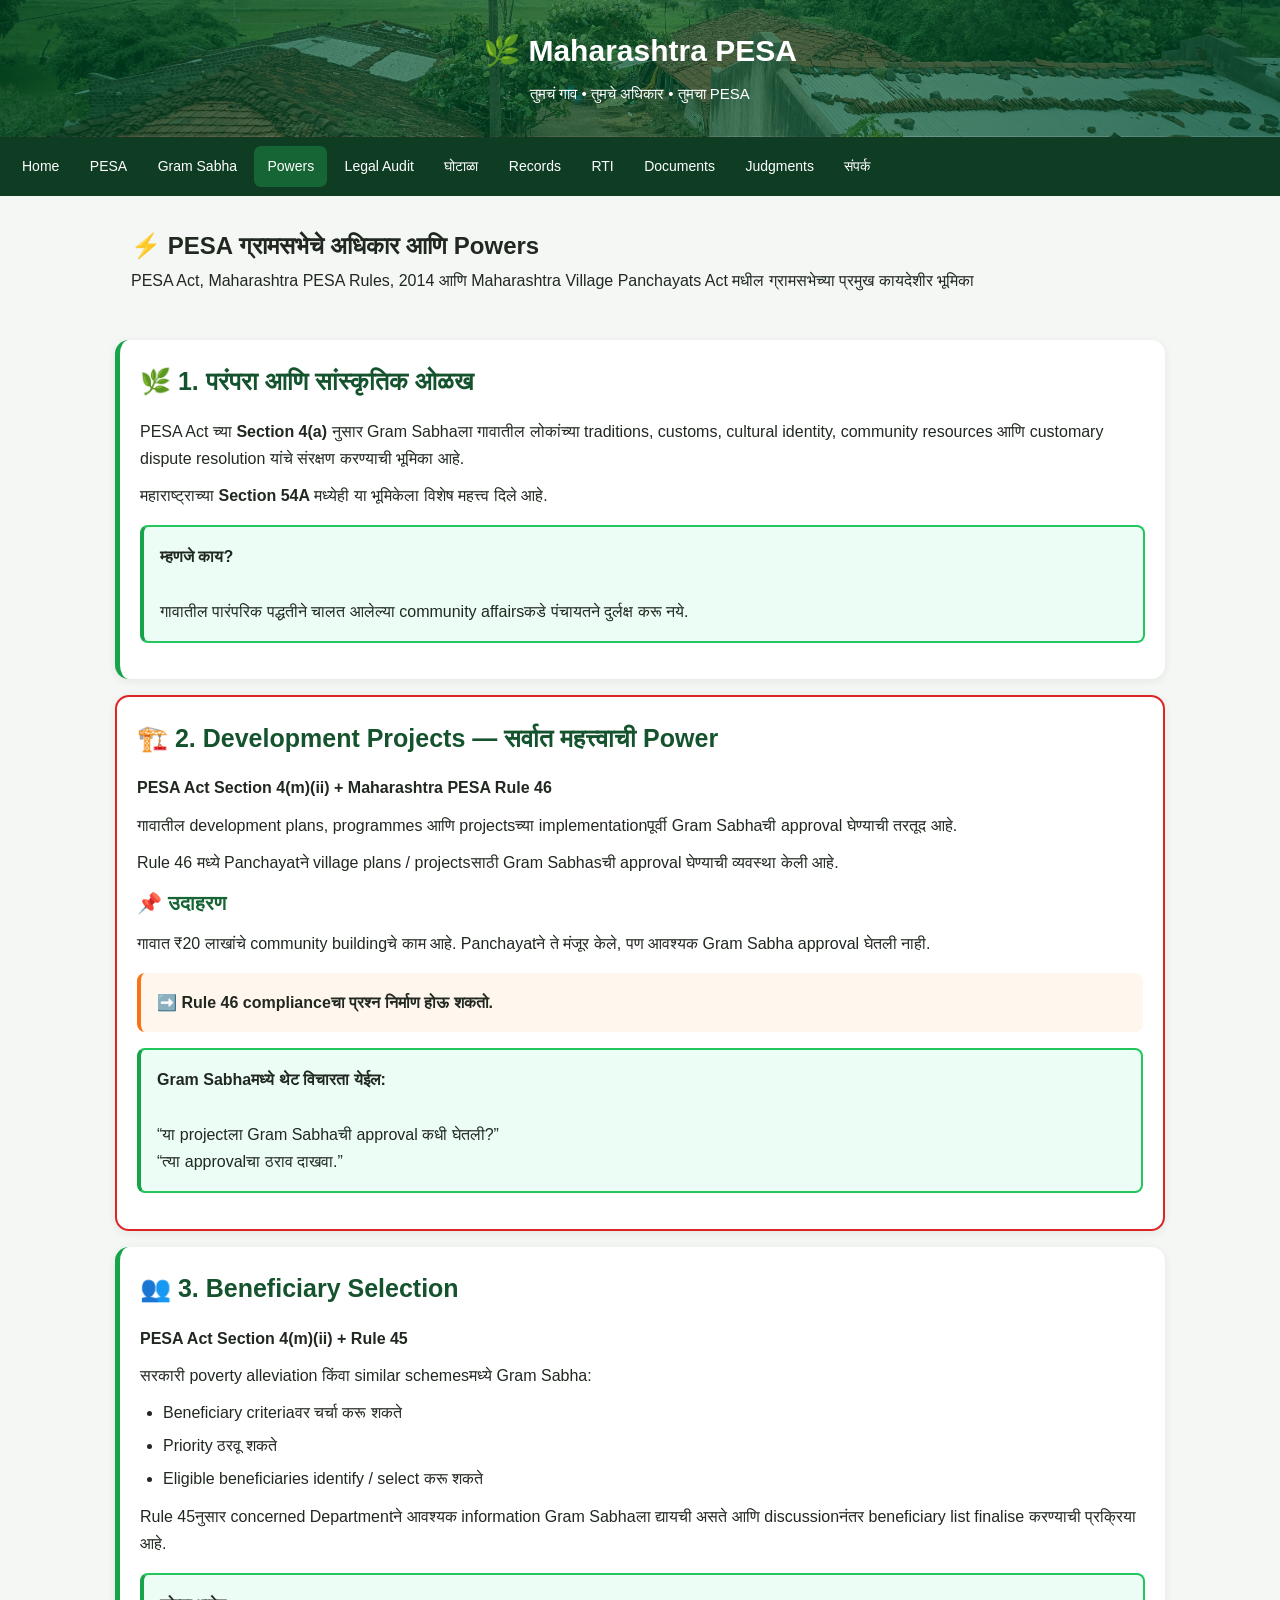
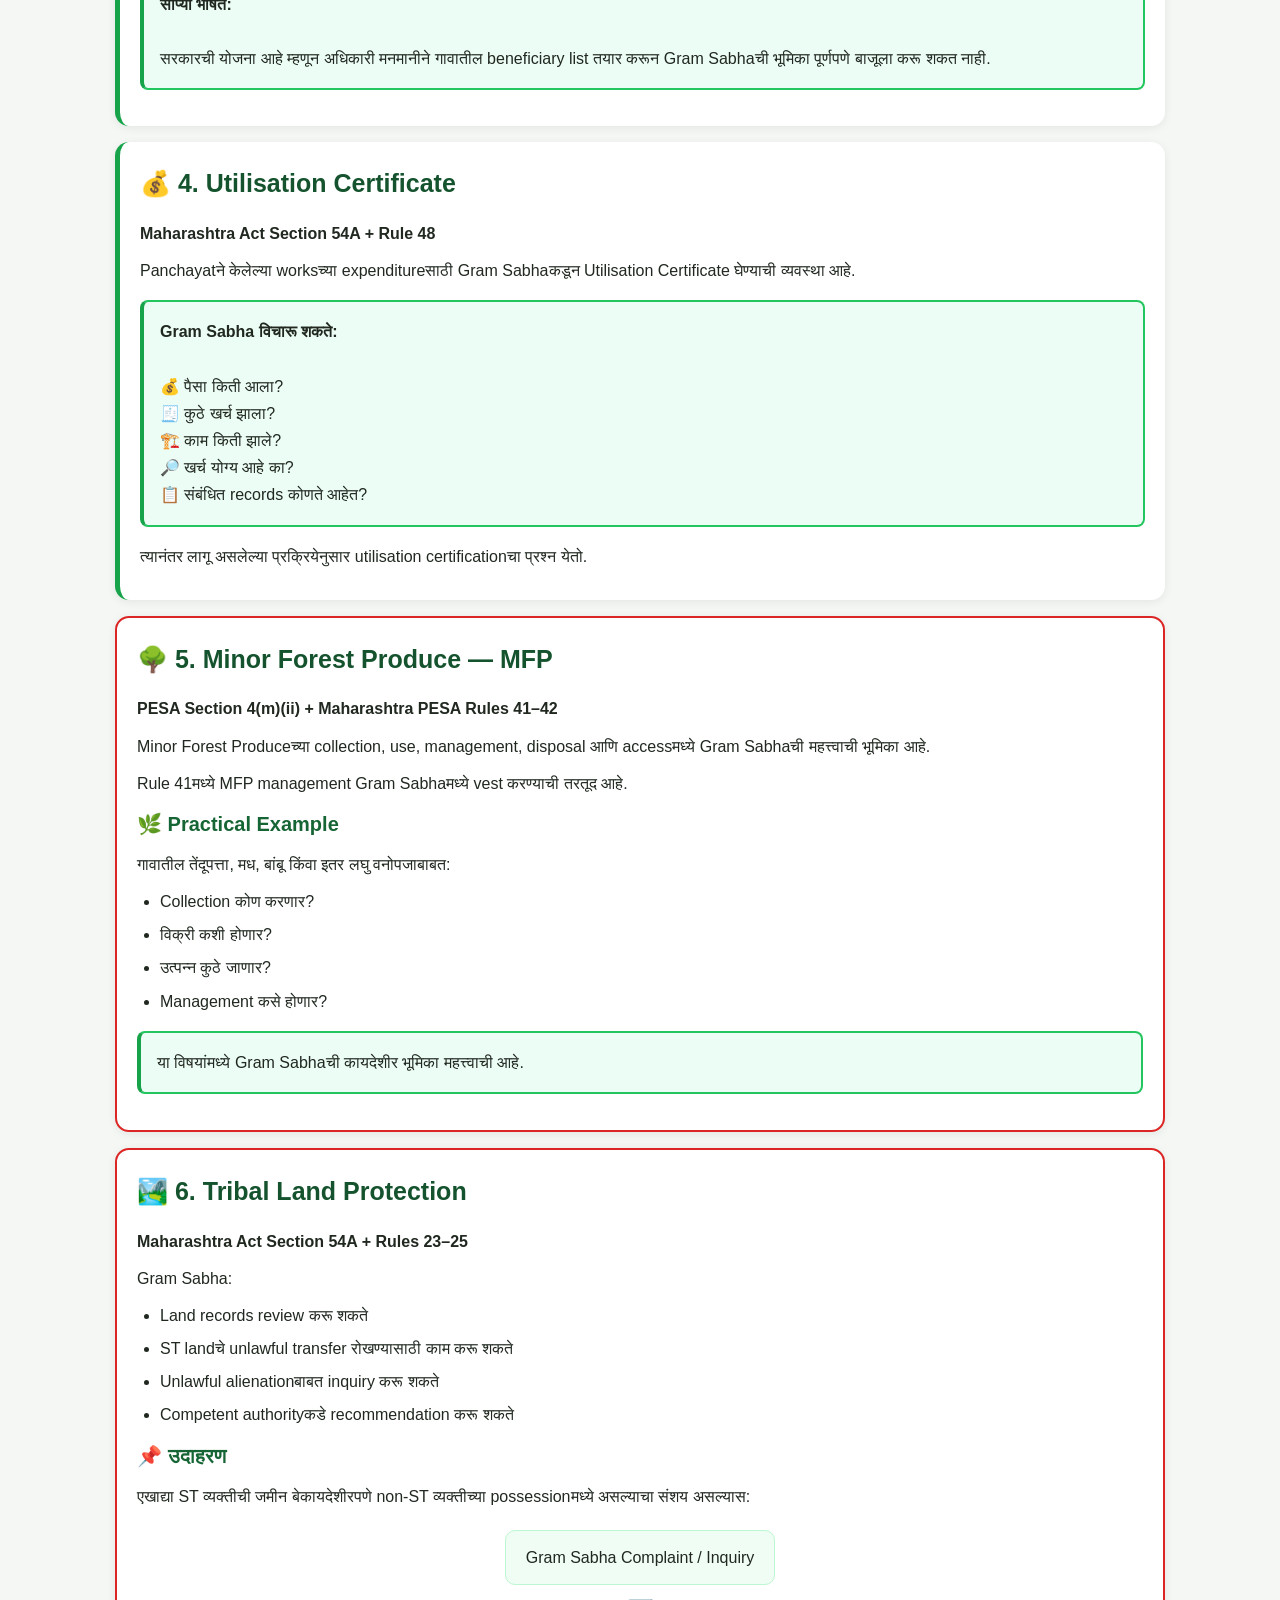
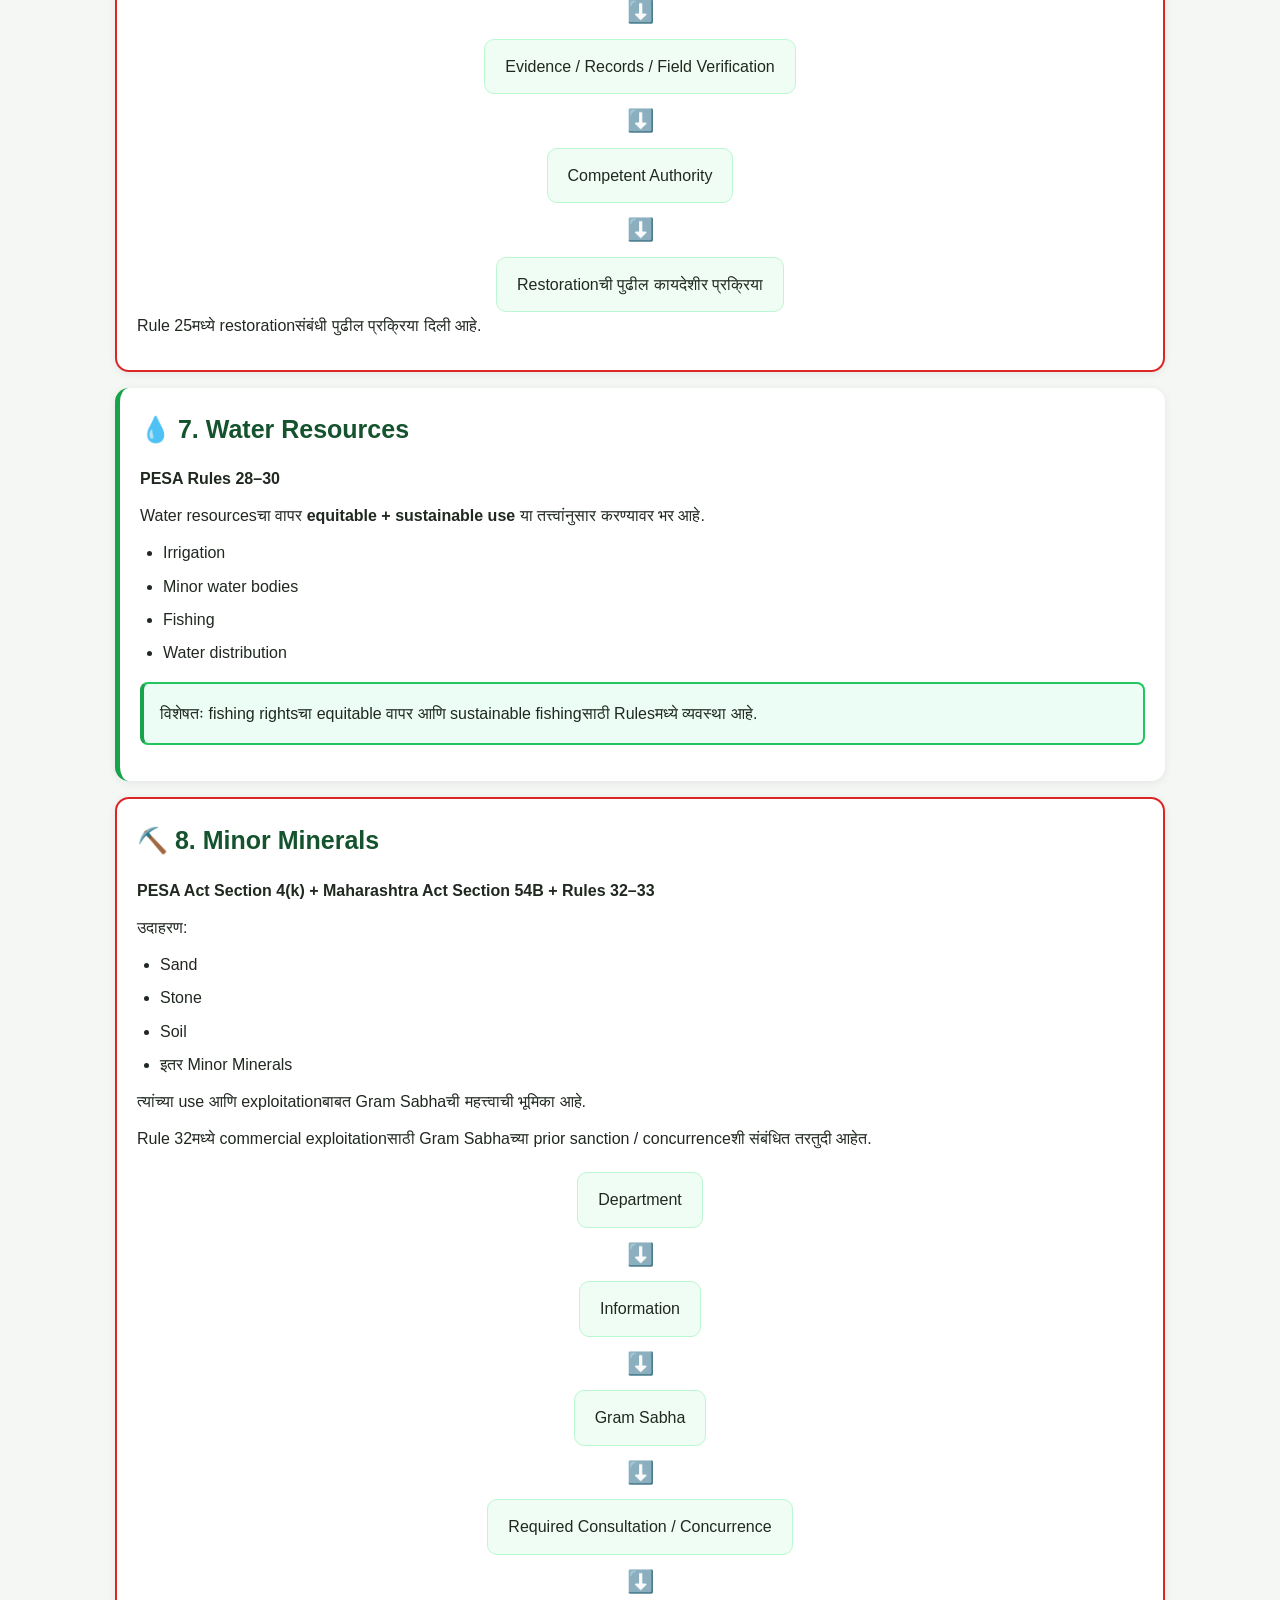
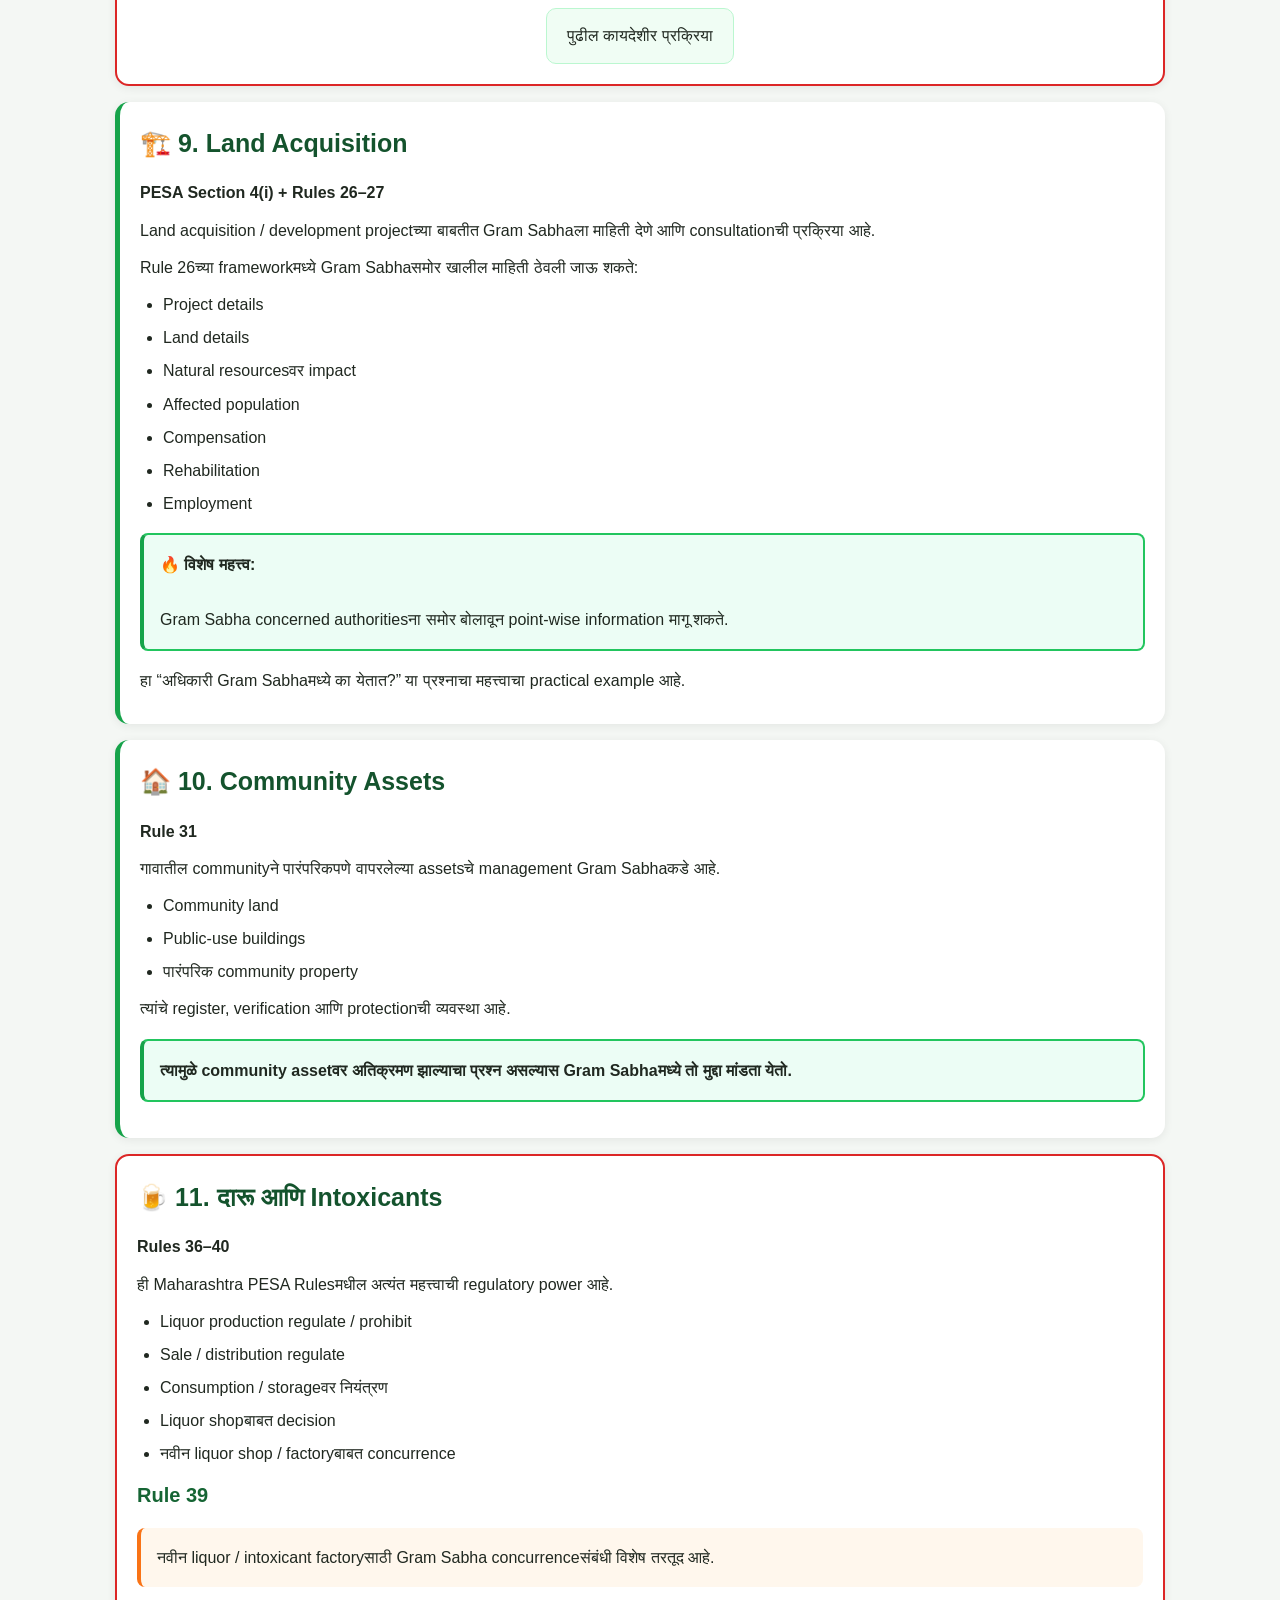
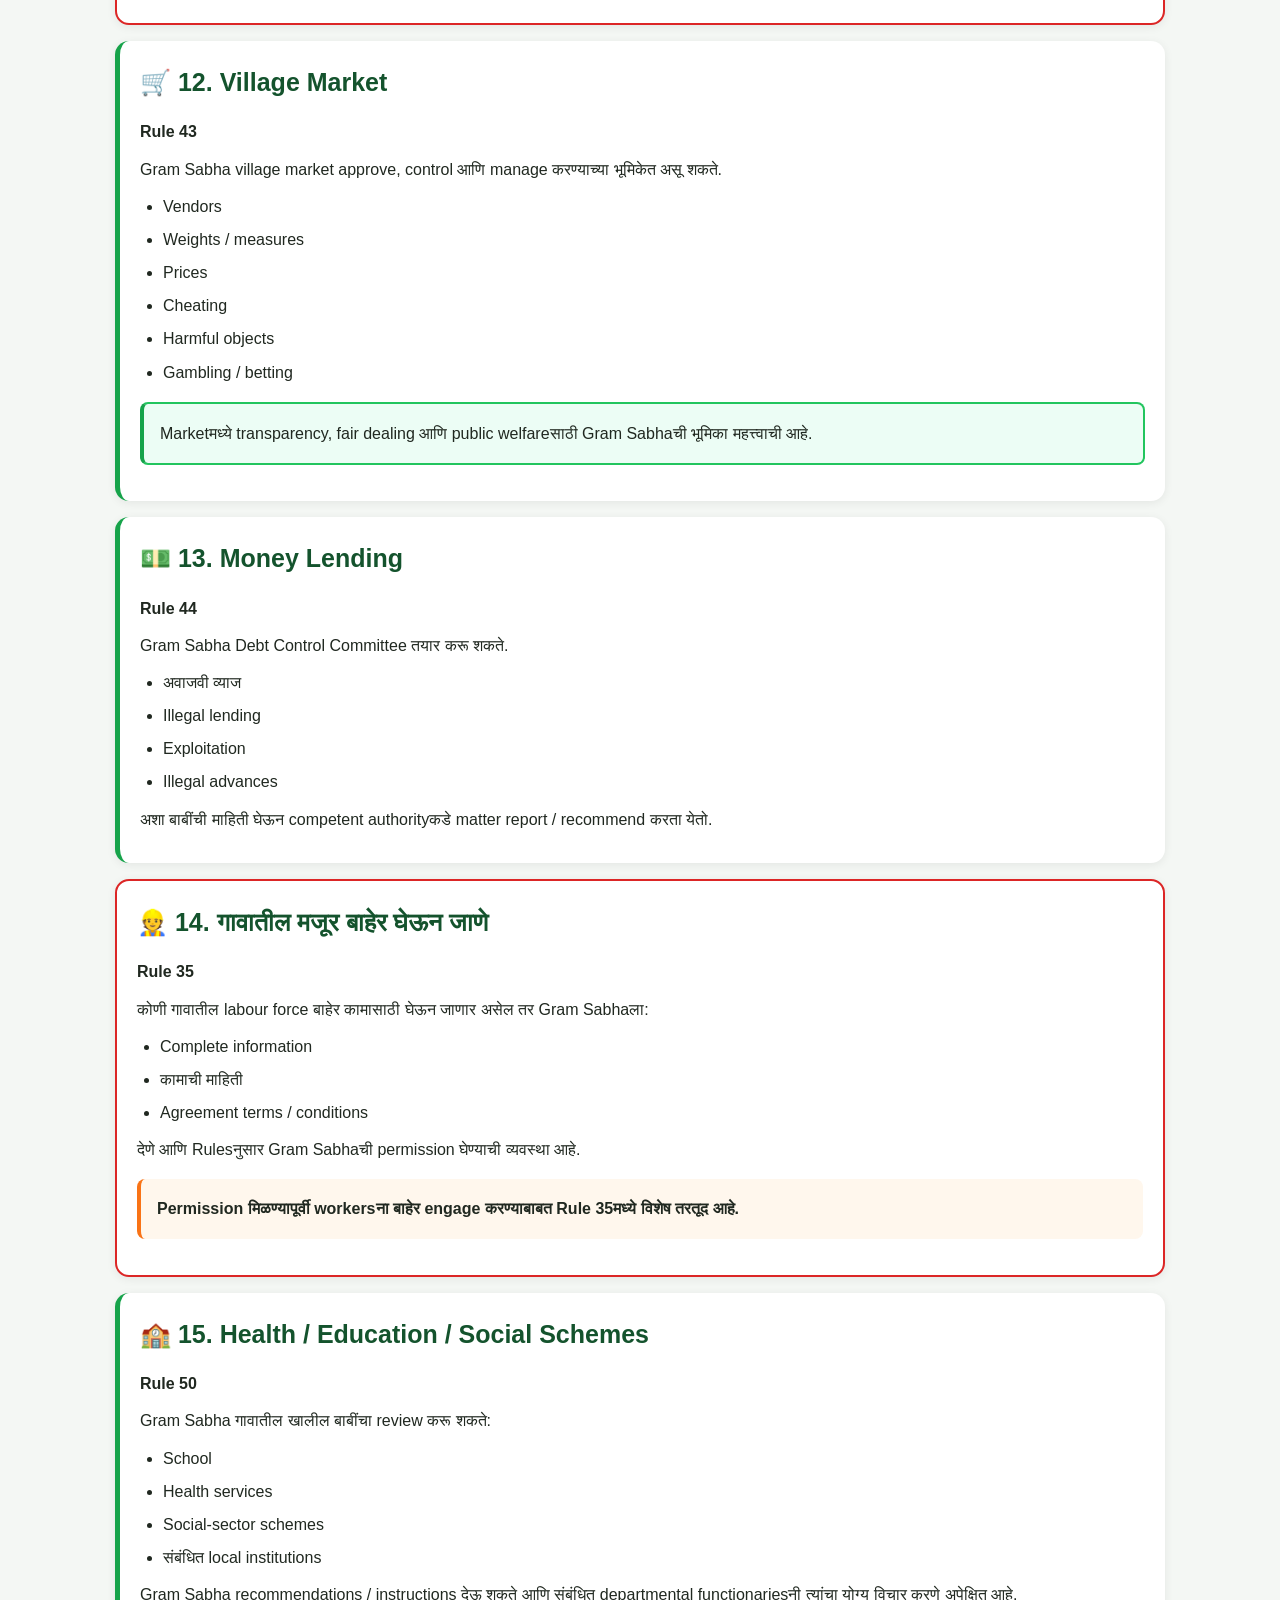
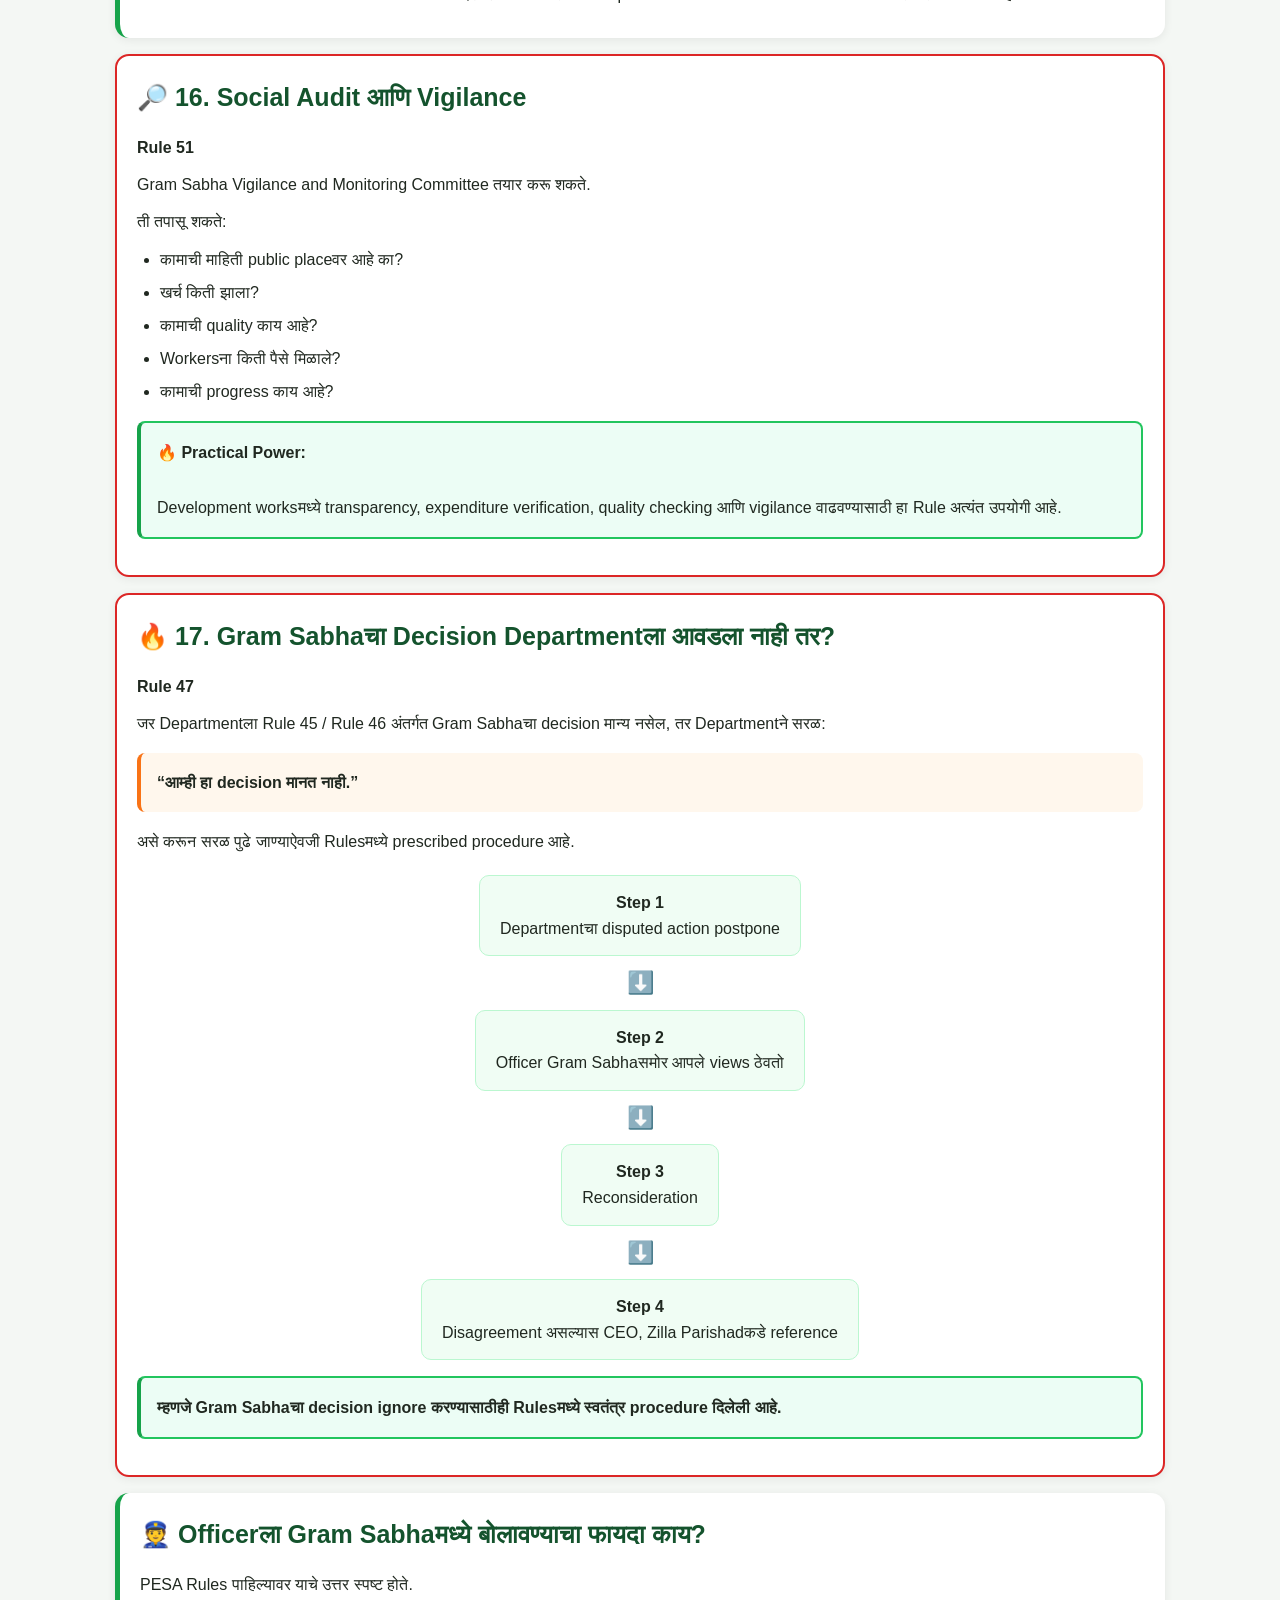
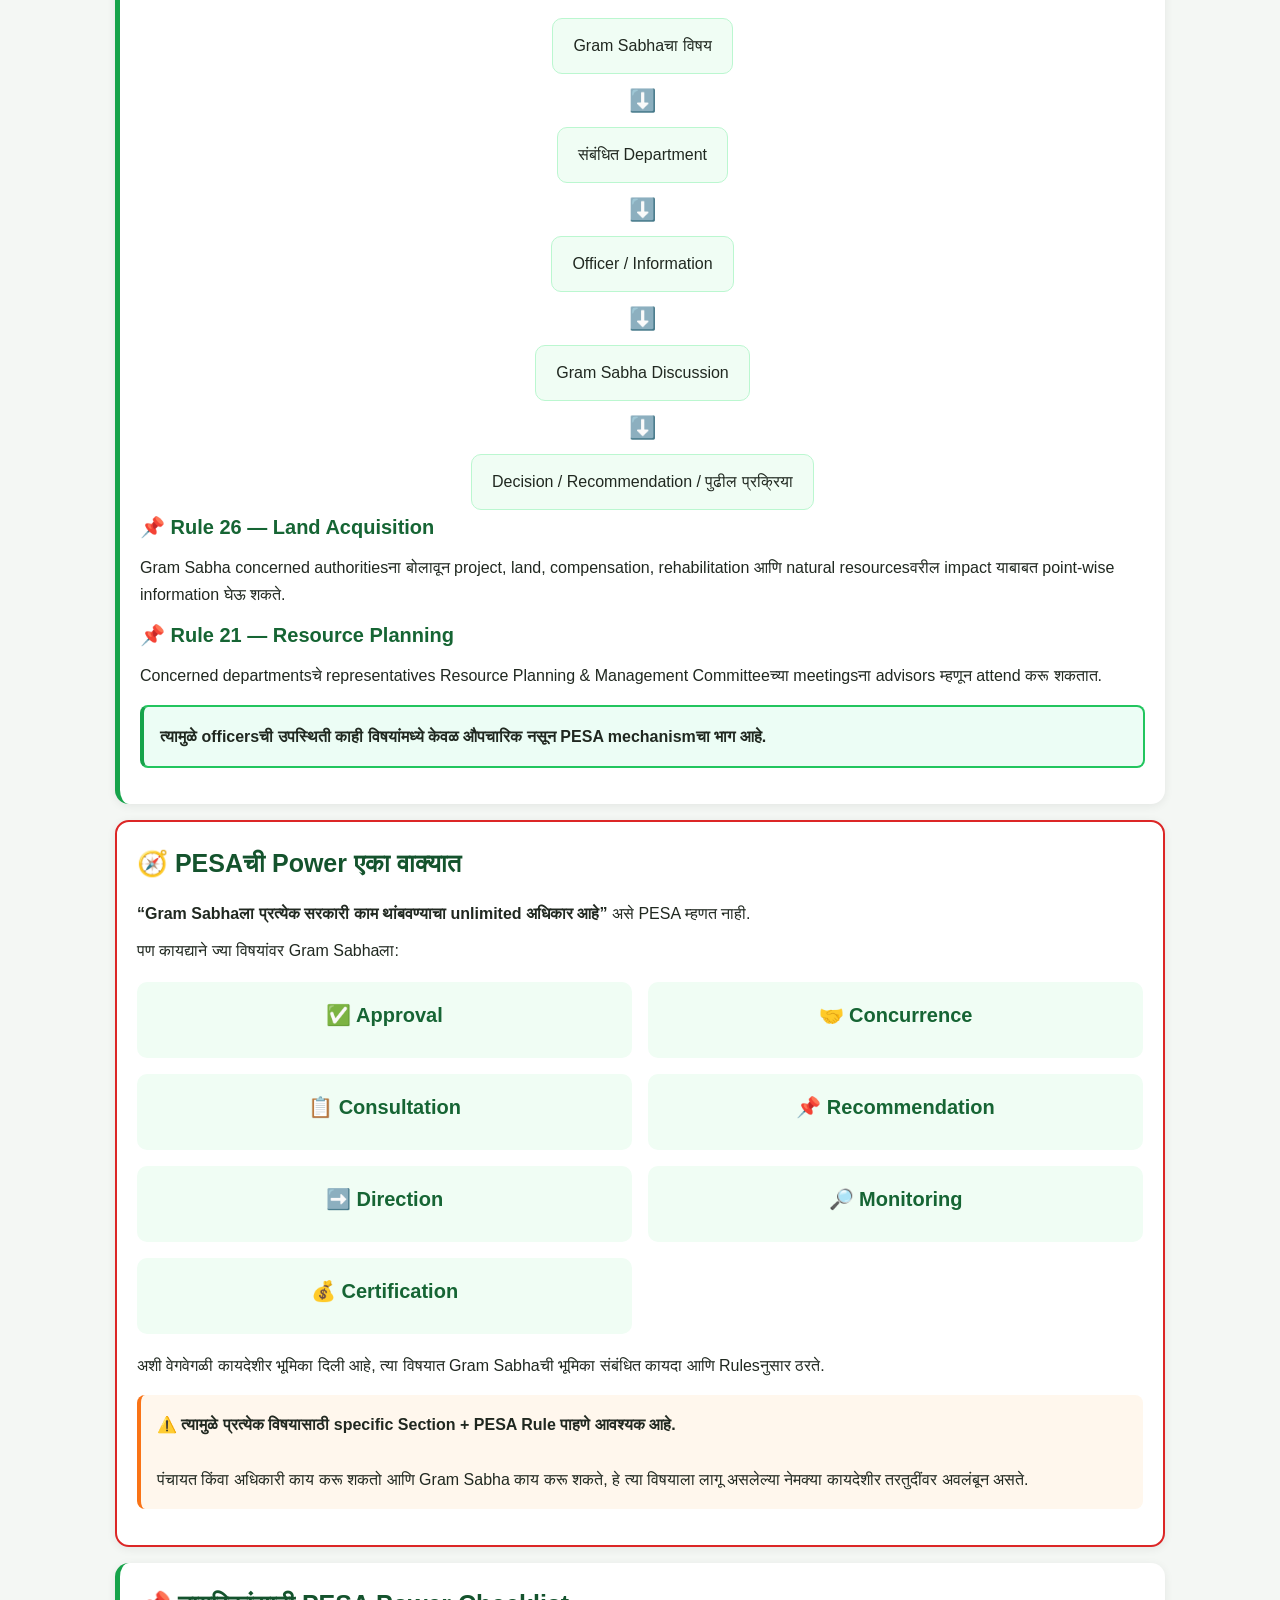
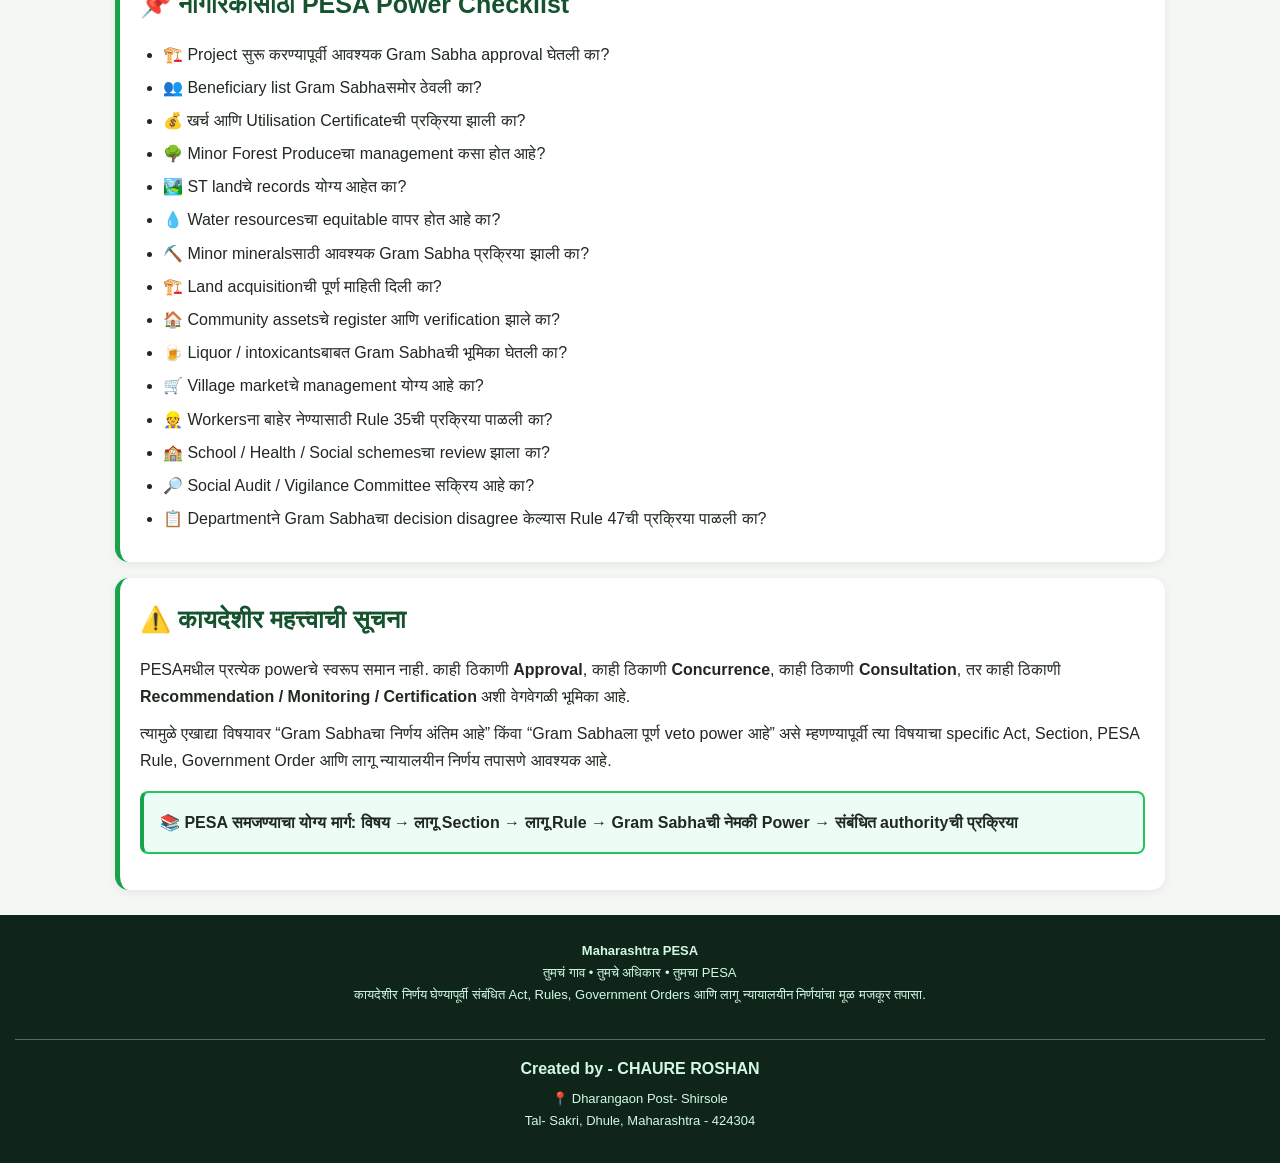
<file: powers.html>
<!DOCTYPE html>
<html lang="mr">
<head><meta charset="UTF-8"><meta name="viewport" content="width=device-width, initial-scale=1.0">
<title>Powers — Maharashtra PESA</title><link rel="stylesheet" href="styles.css"></head>
<body>
<header><h1>🌿 Maharashtra PESA</h1><p>तुमचं गाव • तुमचे अधिकार • तुमचा PESA</p></header>

<nav>
<a href="index.html" class="nav-home">Home</a>
<a href="pesa.html">PESA</a>
<a href="gram-sabha.html">Gram Sabha</a>
<a href="powers.html" class="active">Powers</a>
<a href="audit.html">Legal Audit</a>
<a href="ghotala.html">घोटाळा</a>
<a href="records.html">Records</a>
<a href="rti.html">RTI</a>
<a href="documents.html">Documents</a>
<a href="judgments.html">Judgments</a>
  <a href="contact.html">संपर्क</a>
</nav>

<main>

<section class="page-header">
  <h1>⚡ PESA ग्रामसभेचे अधिकार आणि Powers</h1>
  <p>
    PESA Act, Maharashtra PESA Rules, 2014 आणि Maharashtra Village
    Panchayats Act मधील ग्रामसभेच्या प्रमुख कायदेशीर भूमिका
  </p>
</section>


<section class="info-card">
  <h2>🌿 1. परंपरा आणि सांस्कृतिक ओळख</h2>

  <p>
    PESA Act च्या <strong>Section 4(a)</strong> नुसार Gram Sabhaला
    गावातील लोकांच्या traditions, customs, cultural identity,
    community resources आणि customary dispute resolution यांचे
    संरक्षण करण्याची भूमिका आहे.
  </p>

  <p>
    महाराष्ट्राच्या <strong>Section 54A</strong> मध्येही या भूमिकेला
    विशेष महत्त्व दिले आहे.
  </p>

  <div class="highlight-box">
    <strong>म्हणजे काय?</strong><br><br>
    गावातील पारंपरिक पद्धतीने चालत आलेल्या community affairsकडे
    पंचायतने दुर्लक्ष करू नये.
  </div>
</section>


<section class="info-card important-card">
  <h2>🏗️ 2. Development Projects — सर्वात महत्त्वाची Power</h2>

  <p>
    <strong>PESA Act Section 4(m)(ii) + Maharashtra PESA Rule 46</strong>
  </p>

  <p>
    गावातील development plans, programmes आणि projectsच्या
    implementationपूर्वी Gram Sabhaची approval घेण्याची तरतूद आहे.
  </p>

  <p>
    Rule 46 मध्ये Panchayatने village plans / projectsसाठी
    Gram Sabhasची approval घेण्याची व्यवस्था केली आहे.
  </p>

  <h3>📌 उदाहरण</h3>

  <p>
    गावात ₹20 लाखांचे community buildingचे काम आहे.
    Panchayatने ते मंजूर केले, पण आवश्यक Gram Sabha approval घेतली नाही.
  </p>

  <div class="warning-box">
    <strong>➡️ Rule 46 complianceचा प्रश्न निर्माण होऊ शकतो.</strong>
  </div>

  <div class="highlight-box">
    <strong>Gram Sabhaमध्ये थेट विचारता येईल:</strong><br><br>
    “या projectला Gram Sabhaची approval कधी घेतली?”<br>
    “त्या approvalचा ठराव दाखवा.”
  </div>
</section>


<section class="info-card">
  <h2>👥 3. Beneficiary Selection</h2>

  <p>
    <strong>PESA Act Section 4(m)(ii) + Rule 45</strong>
  </p>

  <p>
    सरकारी poverty alleviation किंवा similar schemesमध्ये Gram Sabha:
  </p>

  <ul>
    <li>Beneficiary criteriaवर चर्चा करू शकते</li>
    <li>Priority ठरवू शकते</li>
    <li>Eligible beneficiaries identify / select करू शकते</li>
  </ul>

  <p>
    Rule 45नुसार concerned Departmentने आवश्यक information Gram Sabhaला
    द्यायची असते आणि discussionनंतर beneficiary list finalise करण्याची
    प्रक्रिया आहे.
  </p>

  <div class="highlight-box">
    <strong>सोप्या भाषेत:</strong><br><br>
    सरकारची योजना आहे म्हणून अधिकारी मनमानीने गावातील beneficiary list
    तयार करून Gram Sabhaची भूमिका पूर्णपणे बाजूला करू शकत नाही.
  </div>
</section>


<section class="info-card">
  <h2>💰 4. Utilisation Certificate</h2>

  <p>
    <strong>Maharashtra Act Section 54A + Rule 48</strong>
  </p>

  <p>
    Panchayatने केलेल्या worksच्या expenditureसाठी Gram Sabhaकडून
    Utilisation Certificate घेण्याची व्यवस्था आहे.
  </p>

  <div class="highlight-box">
    <strong>Gram Sabha विचारू शकते:</strong><br><br>
    💰 पैसा किती आला?<br>
    🧾 कुठे खर्च झाला?<br>
    🏗️ काम किती झाले?<br>
    🔎 खर्च योग्य आहे का?<br>
    📋 संबंधित records कोणते आहेत?
  </div>

  <p>
    त्यानंतर लागू असलेल्या प्रक्रियेनुसार utilisation certificationचा
    प्रश्न येतो.
  </p>
</section>


<section class="info-card important-card">
  <h2>🌳 5. Minor Forest Produce — MFP</h2>

  <p>
    <strong>PESA Section 4(m)(ii) + Maharashtra PESA Rules 41–42</strong>
  </p>

  <p>
    Minor Forest Produceच्या collection, use, management, disposal आणि
    accessमध्ये Gram Sabhaची महत्त्वाची भूमिका आहे.
  </p>

  <p>
    Rule 41मध्ये MFP management Gram Sabhaमध्ये vest करण्याची तरतूद आहे.
  </p>

  <h3>🌿 Practical Example</h3>

  <p>
    गावातील तेंदूपत्ता, मध, बांबू किंवा इतर लघु वनोपजाबाबत:
  </p>

  <ul>
    <li>Collection कोण करणार?</li>
    <li>विक्री कशी होणार?</li>
    <li>उत्पन्न कुठे जाणार?</li>
    <li>Management कसे होणार?</li>
  </ul>

  <div class="highlight-box">
    या विषयांमध्ये Gram Sabhaची कायदेशीर भूमिका महत्त्वाची आहे.
  </div>
</section>


<section class="info-card important-card">
  <h2>🏞️ 6. Tribal Land Protection</h2>

  <p>
    <strong>Maharashtra Act Section 54A + Rules 23–25</strong>
  </p>

  <p>Gram Sabha:</p>

  <ul>
    <li>Land records review करू शकते</li>
    <li>ST landचे unlawful transfer रोखण्यासाठी काम करू शकते</li>
    <li>Unlawful alienationबाबत inquiry करू शकते</li>
    <li>Competent authorityकडे recommendation करू शकते</li>
  </ul>

  <h3>📌 उदाहरण</h3>

  <p>
    एखाद्या ST व्यक्तीची जमीन बेकायदेशीरपणे non-ST व्यक्तीच्या possessionमध्ये
    असल्याचा संशय असल्यास:
  </p>

  <div class="flow-box">
    <div class="flow-step">Gram Sabha Complaint / Inquiry</div>
    <div class="flow-arrow">⬇️</div>
    <div class="flow-step">Evidence / Records / Field Verification</div>
    <div class="flow-arrow">⬇️</div>
    <div class="flow-step">Competent Authority</div>
    <div class="flow-arrow">⬇️</div>
    <div class="flow-step">Restorationची पुढील कायदेशीर प्रक्रिया</div>
  </div>

  <p>
    Rule 25मध्ये restorationसंबंधी पुढील प्रक्रिया दिली आहे.
  </p>
</section>


<section class="info-card">
  <h2>💧 7. Water Resources</h2>

  <p>
    <strong>PESA Rules 28–30</strong>
  </p>

  <p>
    Water resourcesचा वापर <strong>equitable + sustainable use</strong>
    या तत्त्वांनुसार करण्यावर भर आहे.
  </p>

  <ul>
    <li>Irrigation</li>
    <li>Minor water bodies</li>
    <li>Fishing</li>
    <li>Water distribution</li>
  </ul>

  <div class="highlight-box">
    विशेषतः fishing rightsचा equitable वापर आणि sustainable fishingसाठी
    Rulesमध्ये व्यवस्था आहे.
  </div>
</section>


<section class="info-card important-card">
  <h2>⛏️ 8. Minor Minerals</h2>

  <p>
    <strong>PESA Act Section 4(k) + Maharashtra Act Section 54B +
    Rules 32–33</strong>
  </p>

  <p>उदाहरण:</p>

  <ul>
    <li>Sand</li>
    <li>Stone</li>
    <li>Soil</li>
    <li>इतर Minor Minerals</li>
  </ul>

  <p>
    त्यांच्या use आणि exploitationबाबत Gram Sabhaची महत्त्वाची भूमिका आहे.
  </p>

  <p>
    Rule 32मध्ये commercial exploitationसाठी Gram Sabhaच्या
    prior sanction / concurrenceशी संबंधित तरतुदी आहेत.
  </p>

  <div class="flow-box">
    <div class="flow-step">Department</div>
    <div class="flow-arrow">⬇️</div>
    <div class="flow-step">Information</div>
    <div class="flow-arrow">⬇️</div>
    <div class="flow-step">Gram Sabha</div>
    <div class="flow-arrow">⬇️</div>
    <div class="flow-step">Required Consultation / Concurrence</div>
    <div class="flow-arrow">⬇️</div>
    <div class="flow-step">पुढील कायदेशीर प्रक्रिया</div>
  </div>
</section>


<section class="info-card">
  <h2>🏗️ 9. Land Acquisition</h2>

  <p>
    <strong>PESA Section 4(i) + Rules 26–27</strong>
  </p>

  <p>
    Land acquisition / development projectच्या बाबतीत Gram Sabhaला
    माहिती देणे आणि consultationची प्रक्रिया आहे.
  </p>

  <p>Rule 26च्या frameworkमध्ये Gram Sabhaसमोर खालील माहिती ठेवली जाऊ शकते:</p>

  <ul>
    <li>Project details</li>
    <li>Land details</li>
    <li>Natural resourcesवर impact</li>
    <li>Affected population</li>
    <li>Compensation</li>
    <li>Rehabilitation</li>
    <li>Employment</li>
  </ul>

  <div class="highlight-box">
    <strong>🔥 विशेष महत्त्व:</strong><br><br>
    Gram Sabha concerned authoritiesना समोर बोलावून
    point-wise information मागू शकते.
  </div>

  <p>
    हा “अधिकारी Gram Sabhaमध्ये का येतात?” या प्रश्नाचा महत्त्वाचा
    practical example आहे.
  </p>
</section>


<section class="info-card">
  <h2>🏠 10. Community Assets</h2>

  <p>
    <strong>Rule 31</strong>
  </p>

  <p>
    गावातील communityने पारंपरिकपणे वापरलेल्या assetsचे management
    Gram Sabhaकडे आहे.
  </p>

  <ul>
    <li>Community land</li>
    <li>Public-use buildings</li>
    <li>पारंपरिक community property</li>
  </ul>

  <p>
    त्यांचे register, verification आणि protectionची व्यवस्था आहे.
  </p>

  <div class="highlight-box">
    <strong>
      त्यामुळे community assetवर अतिक्रमण झाल्याचा प्रश्न असल्यास
      Gram Sabhaमध्ये तो मुद्दा मांडता येतो.
    </strong>
  </div>
</section>


<section class="info-card important-card">
  <h2>🍺 11. दारू आणि Intoxicants</h2>

  <p>
    <strong>Rules 36–40</strong>
  </p>

  <p>
    ही Maharashtra PESA Rulesमधील अत्यंत महत्त्वाची regulatory power आहे.
  </p>

  <ul>
    <li>Liquor production regulate / prohibit</li>
    <li>Sale / distribution regulate</li>
    <li>Consumption / storageवर नियंत्रण</li>
    <li>Liquor shopबाबत decision</li>
    <li>नवीन liquor shop / factoryबाबत concurrence</li>
  </ul>

  <h3>Rule 39</h3>

  <div class="warning-box">
    नवीन liquor / intoxicant factoryसाठी Gram Sabha concurrenceसंबंधी
    विशेष तरतूद आहे.
  </div>
</section>


<section class="info-card">
  <h2>🛒 12. Village Market</h2>

  <p>
    <strong>Rule 43</strong>
  </p>

  <p>
    Gram Sabha village market approve, control आणि manage करण्याच्या
    भूमिकेत असू शकते.
  </p>

  <ul>
    <li>Vendors</li>
    <li>Weights / measures</li>
    <li>Prices</li>
    <li>Cheating</li>
    <li>Harmful objects</li>
    <li>Gambling / betting</li>
  </ul>

  <div class="highlight-box">
    Marketमध्ये transparency, fair dealing आणि public welfareसाठी
    Gram Sabhaची भूमिका महत्त्वाची आहे.
  </div>
</section>


<section class="info-card">
  <h2>💵 13. Money Lending</h2>

  <p>
    <strong>Rule 44</strong>
  </p>

  <p>
    Gram Sabha Debt Control Committee तयार करू शकते.
  </p>

  <ul>
    <li>अवाजवी व्याज</li>
    <li>Illegal lending</li>
    <li>Exploitation</li>
    <li>Illegal advances</li>
  </ul>

  <p>
    अशा बाबींची माहिती घेऊन competent authorityकडे matter
    report / recommend करता येतो.
  </p>
</section>


<section class="info-card important-card">
  <h2>👷 14. गावातील मजूर बाहेर घेऊन जाणे</h2>

  <p>
    <strong>Rule 35</strong>
  </p>

  <p>
    कोणी गावातील labour force बाहेर कामासाठी घेऊन जाणार असेल तर
    Gram Sabhaला:
  </p>

  <ul>
    <li>Complete information</li>
    <li>कामाची माहिती</li>
    <li>Agreement terms / conditions</li>
  </ul>

  <p>
    देणे आणि Rulesनुसार Gram Sabhaची permission घेण्याची व्यवस्था आहे.
  </p>

  <div class="warning-box">
    <strong>
      Permission मिळण्यापूर्वी workersना बाहेर engage करण्याबाबत
      Rule 35मध्ये विशेष तरतूद आहे.
    </strong>
  </div>
</section>


<section class="info-card">
  <h2>🏫 15. Health / Education / Social Schemes</h2>

  <p>
    <strong>Rule 50</strong>
  </p>

  <p>Gram Sabha गावातील खालील बाबींचा review करू शकते:</p>

  <ul>
    <li>School</li>
    <li>Health services</li>
    <li>Social-sector schemes</li>
    <li>संबंधित local institutions</li>
  </ul>

  <p>
    Gram Sabha recommendations / instructions देऊ शकते आणि संबंधित
    departmental functionariesनी त्यांचा योग्य विचार करणे अपेक्षित आहे.
  </p>
</section>


<section class="info-card important-card">
  <h2>🔎 16. Social Audit आणि Vigilance</h2>

  <p>
    <strong>Rule 51</strong>
  </p>

  <p>
    Gram Sabha Vigilance and Monitoring Committee तयार करू शकते.
  </p>

  <p>ती तपासू शकते:</p>

  <ul>
    <li>कामाची माहिती public placeवर आहे का?</li>
    <li>खर्च किती झाला?</li>
    <li>कामाची quality काय आहे?</li>
    <li>Workersना किती पैसे मिळाले?</li>
    <li>कामाची progress काय आहे?</li>
  </ul>

  <div class="highlight-box">
    <strong>🔥 Practical Power:</strong><br><br>
    Development worksमध्ये transparency, expenditure verification,
    quality checking आणि vigilance वाढवण्यासाठी हा Rule अत्यंत उपयोगी आहे.
  </div>
</section>


<section class="info-card important-card">
  <h2>🔥 17. Gram Sabhaचा Decision Departmentला आवडला नाही तर?</h2>

  <p>
    <strong>Rule 47</strong>
  </p>

  <p>
    जर Departmentला Rule 45 / Rule 46 अंतर्गत Gram Sabhaचा decision
    मान्य नसेल, तर Departmentने सरळ:
  </p>

  <div class="warning-box">
    <strong>“आम्ही हा decision मानत नाही.”</strong>
  </div>

  <p>
    असे करून सरळ पुढे जाण्याऐवजी Rulesमध्ये prescribed procedure आहे.
  </p>

  <div class="flow-box">

    <div class="flow-step">
      <strong>Step 1</strong><br>
      Departmentचा disputed action postpone
    </div>

    <div class="flow-arrow">⬇️</div>

    <div class="flow-step">
      <strong>Step 2</strong><br>
      Officer Gram Sabhaसमोर आपले views ठेवतो
    </div>

    <div class="flow-arrow">⬇️</div>

    <div class="flow-step">
      <strong>Step 3</strong><br>
      Reconsideration
    </div>

    <div class="flow-arrow">⬇️</div>

    <div class="flow-step">
      <strong>Step 4</strong><br>
      Disagreement असल्यास CEO, Zilla Parishadकडे reference
    </div>

  </div>

  <div class="highlight-box">
    <strong>
      म्हणजे Gram Sabhaचा decision ignore करण्यासाठीही Rulesमध्ये
      स्वतंत्र procedure दिलेली आहे.
    </strong>
  </div>
</section>


<section class="info-card">
  <h2>👮 Officerला Gram Sabhaमध्ये बोलावण्याचा फायदा काय?</h2>

  <p>
    PESA Rules पाहिल्यावर याचे उत्तर स्पष्ट होते.
  </p>

  <div class="flow-box">
    <div class="flow-step">Gram Sabhaचा विषय</div>
    <div class="flow-arrow">⬇️</div>
    <div class="flow-step">संबंधित Department</div>
    <div class="flow-arrow">⬇️</div>
    <div class="flow-step">Officer / Information</div>
    <div class="flow-arrow">⬇️</div>
    <div class="flow-step">Gram Sabha Discussion</div>
    <div class="flow-arrow">⬇️</div>
    <div class="flow-step">Decision / Recommendation / पुढील प्रक्रिया</div>
  </div>

  <h3>📌 Rule 26 — Land Acquisition</h3>

  <p>
    Gram Sabha concerned authoritiesना बोलावून project, land,
    compensation, rehabilitation आणि natural resourcesवरील impact
    याबाबत point-wise information घेऊ शकते.
  </p>

  <h3>📌 Rule 21 — Resource Planning</h3>

  <p>
    Concerned departmentsचे representatives Resource Planning &
    Management Committeeच्या meetingsना advisors म्हणून attend करू शकतात.
  </p>

  <div class="highlight-box">
    <strong>
      त्यामुळे officersची उपस्थिती काही विषयांमध्ये केवळ औपचारिक नसून
      PESA mechanismचा भाग आहे.
    </strong>
  </div>
</section>


<section class="info-card important-card">
  <h2>🧭 PESAची Power एका वाक्यात</h2>

  <p>
    <strong>
      “Gram Sabhaला प्रत्येक सरकारी काम थांबवण्याचा unlimited अधिकार आहे”
    </strong>
    असे PESA म्हणत नाही.
  </p>

  <p>
    पण कायद्याने ज्या विषयांवर Gram Sabhaला:
  </p>

  <div class="comparison-box">

    <div>
      <h3>✅ Approval</h3>
    </div>

    <div>
      <h3>🤝 Concurrence</h3>
    </div>

    <div>
      <h3>📋 Consultation</h3>
    </div>

    <div>
      <h3>📌 Recommendation</h3>
    </div>

    <div>
      <h3>➡️ Direction</h3>
    </div>

    <div>
      <h3>🔎 Monitoring</h3>
    </div>

    <div>
      <h3>💰 Certification</h3>
    </div>

  </div>

  <p>
    अशी वेगवेगळी कायदेशीर भूमिका दिली आहे, त्या विषयात Gram Sabhaची
    भूमिका संबंधित कायदा आणि Rulesनुसार ठरते.
  </p>

  <div class="warning-box">
    <strong>⚠️ त्यामुळे प्रत्येक विषयासाठी specific Section + PESA Rule पाहणे आवश्यक आहे.</strong>
    <br><br>
    पंचायत किंवा अधिकारी काय करू शकतो आणि Gram Sabha काय करू शकते,
    हे त्या विषयाला लागू असलेल्या नेमक्या कायदेशीर तरतुदींवर अवलंबून असते.
  </div>
</section>


<section class="info-card">
  <h2>📌 नागरिकांसाठी PESA Power Checklist</h2>

  <ul>
    <li>🏗️ Project सुरू करण्यापूर्वी आवश्यक Gram Sabha approval घेतली का?</li>
    <li>👥 Beneficiary list Gram Sabhaसमोर ठेवली का?</li>
    <li>💰 खर्च आणि Utilisation Certificateची प्रक्रिया झाली का?</li>
    <li>🌳 Minor Forest Produceचा management कसा होत आहे?</li>
    <li>🏞️ ST landचे records योग्य आहेत का?</li>
    <li>💧 Water resourcesचा equitable वापर होत आहे का?</li>
    <li>⛏️ Minor mineralsसाठी आवश्यक Gram Sabha प्रक्रिया झाली का?</li>
    <li>🏗️ Land acquisitionची पूर्ण माहिती दिली का?</li>
    <li>🏠 Community assetsचे register आणि verification झाले का?</li>
    <li>🍺 Liquor / intoxicantsबाबत Gram Sabhaची भूमिका घेतली का?</li>
    <li>🛒 Village marketचे management योग्य आहे का?</li>
    <li>👷 Workersना बाहेर नेण्यासाठी Rule 35ची प्रक्रिया पाळली का?</li>
    <li>🏫 School / Health / Social schemesचा review झाला का?</li>
    <li>🔎 Social Audit / Vigilance Committee सक्रिय आहे का?</li>
    <li>📋 Departmentने Gram Sabhaचा decision disagree केल्यास Rule 47ची प्रक्रिया पाळली का?</li>
  </ul>
</section>


<section class="info-card">
  <h2>⚠️ कायदेशीर महत्त्वाची सूचना</h2>

  <p>
    PESAमधील प्रत्येक powerचे स्वरूप समान नाही.
    काही ठिकाणी <strong>Approval</strong>, काही ठिकाणी
    <strong>Concurrence</strong>, काही ठिकाणी
    <strong>Consultation</strong>, तर काही ठिकाणी
    <strong>Recommendation / Monitoring / Certification</strong>
    अशी वेगवेगळी भूमिका आहे.
  </p>

  <p>
    त्यामुळे एखाद्या विषयावर “Gram Sabhaचा निर्णय अंतिम आहे” किंवा
    “Gram Sabhaला पूर्ण veto power आहे” असे म्हणण्यापूर्वी त्या विषयाचा
    specific Act, Section, PESA Rule, Government Order आणि लागू
    न्यायालयीन निर्णय तपासणे आवश्यक आहे.
  </p>

  <div class="highlight-box">
    <strong>
      📚 PESA समजण्याचा योग्य मार्ग:
      विषय → लागू Section → लागू Rule → Gram Sabhaची नेमकी Power →
      संबंधित authorityची प्रक्रिया
    </strong>
  </div>
</section>

</main>

<footer>
<p><strong>Maharashtra PESA</strong></p>
<p>तुमचं गाव • तुमचे अधिकार • तुमचा PESA</p>
<p>कायदेशीर निर्णय घेण्यापूर्वी संबंधित Act, Rules, Government Orders आणि लागू न्यायालयीन निर्णयांचा मूळ मजकूर तपासा.</p>
<div class="creator-info">
<hr>
<p><strong>Created by - CHAURE ROSHAN</strong></p>
<p>📍 Dharangaon Post- Shirsole<br>Tal- Sakri, Dhule, Maharashtra - 424304</p>
</div>
</footer>

</body></html>
</file>
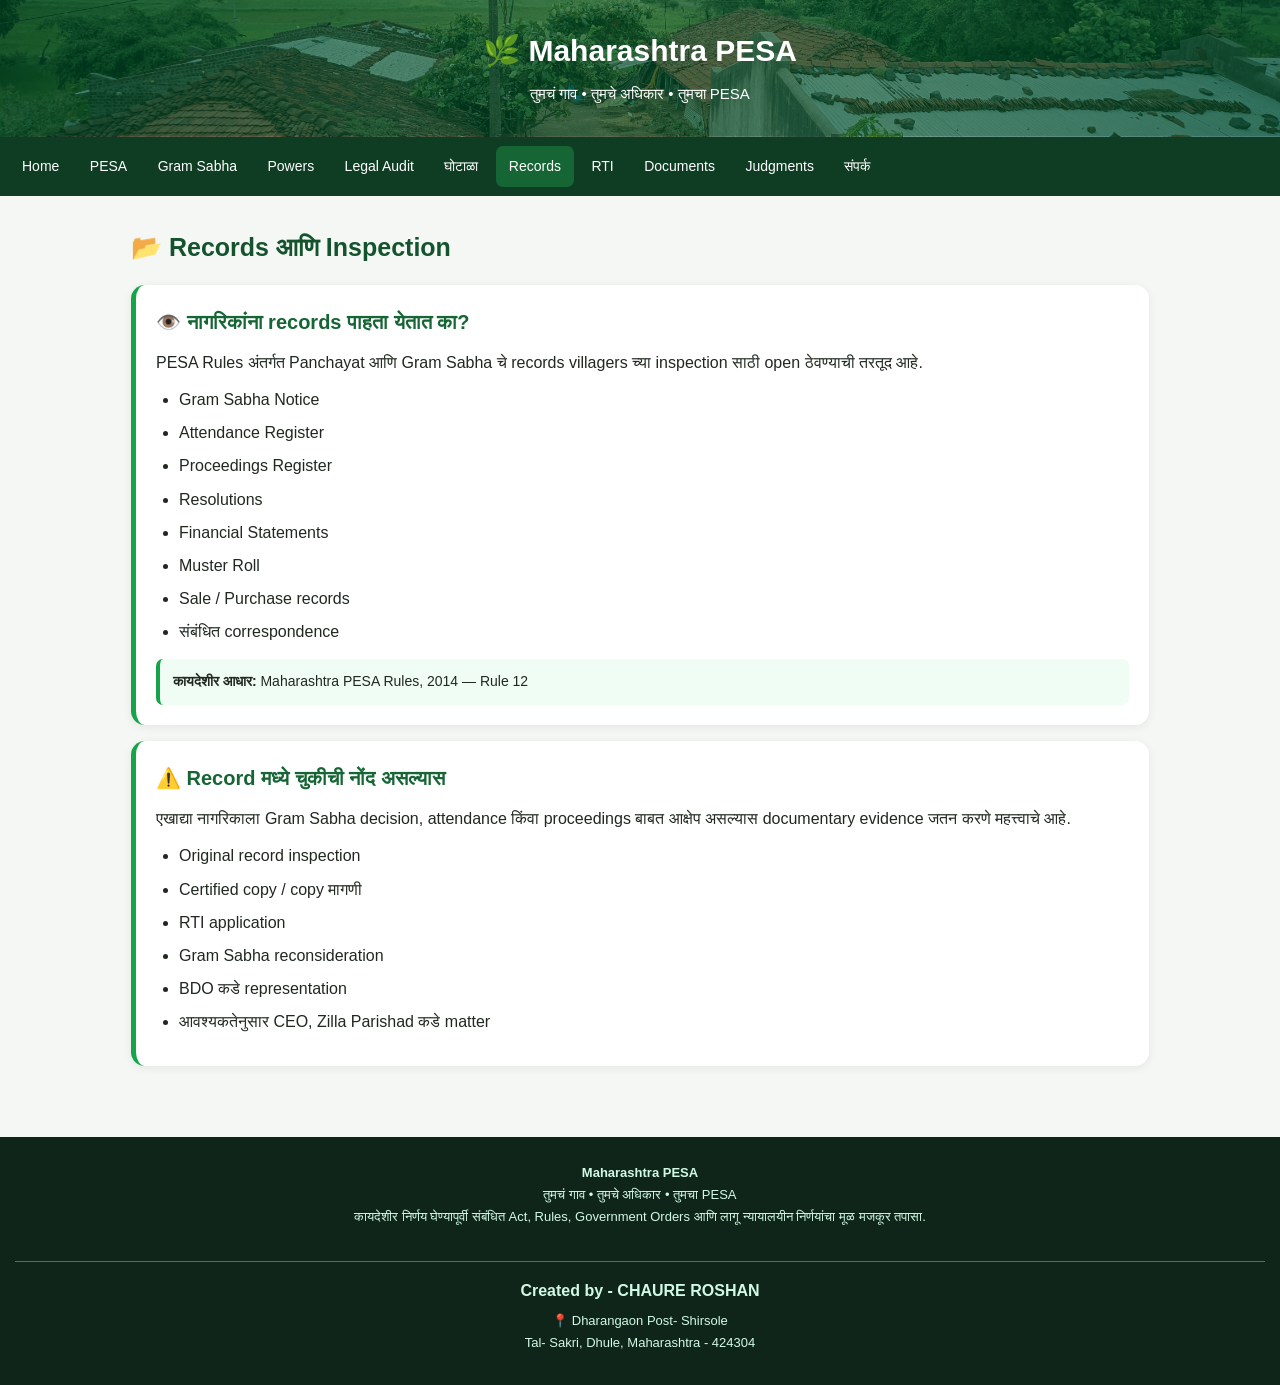
<file: records.html>
<!DOCTYPE html>
<html lang="mr">
<head><meta charset="UTF-8"><meta name="viewport" content="width=device-width, initial-scale=1.0">
<title>Records — Maharashtra PESA</title><link rel="stylesheet" href="styles.css"></head>
<body>
<header><h1>🌿 Maharashtra PESA</h1><p>तुमचं गाव • तुमचे अधिकार • तुमचा PESA</p></header>

<nav>
<a href="index.html" class="nav-home">Home</a>
<a href="pesa.html">PESA</a>
<a href="gram-sabha.html">Gram Sabha</a>
<a href="powers.html">Powers</a>
<a href="audit.html">Legal Audit</a>
<a href="ghotala.html">घोटाळा</a>
<a href="records.html" class="active">Records</a>
<a href="rti.html">RTI</a>
<a href="documents.html">Documents</a>
<a href="judgments.html">Judgments</a>
  <a href="contact.html">संपर्क</a>
</nav>

<main>
<section><h2>📂 Records आणि Inspection</h2>
<div class="info-card"><h3>👁️ नागरिकांना records पाहता येतात का?</h3><p>PESA Rules अंतर्गत Panchayat आणि Gram Sabha चे records villagers च्या inspection साठी open ठेवण्याची तरतूद आहे.</p><ul><li>Gram Sabha Notice</li><li>Attendance Register</li><li>Proceedings Register</li><li>Resolutions</li><li>Financial Statements</li><li>Muster Roll</li><li>Sale / Purchase records</li><li>संबंधित correspondence</li></ul><div class="law-reference"><strong>कायदेशीर आधार:</strong> Maharashtra PESA Rules, 2014 — Rule 12</div></div>
<div class="info-card"><h3>⚠️ Record मध्ये चुकीची नोंद असल्यास</h3><p>एखाद्या नागरिकाला Gram Sabha decision, attendance किंवा proceedings बाबत आक्षेप असल्यास documentary evidence जतन करणे महत्त्वाचे आहे.</p><ul><li>Original record inspection</li><li>Certified copy / copy मागणी</li><li>RTI application</li><li>Gram Sabha reconsideration</li><li>BDO कडे representation</li><li>आवश्यकतेनुसार CEO, Zilla Parishad कडे matter</li></ul></div>
</section>
</main>

<footer>
<p><strong>Maharashtra PESA</strong></p>
<p>तुमचं गाव • तुमचे अधिकार • तुमचा PESA</p>
<p>कायदेशीर निर्णय घेण्यापूर्वी संबंधित Act, Rules, Government Orders आणि लागू न्यायालयीन निर्णयांचा मूळ मजकूर तपासा.</p>
<div class="creator-info">
<hr>
<p><strong>Created by - CHAURE ROSHAN</strong></p>
<p>📍 Dharangaon Post- Shirsole<br>Tal- Sakri, Dhule, Maharashtra - 424304</p>
</div>
</footer>

</body></html>
</file>
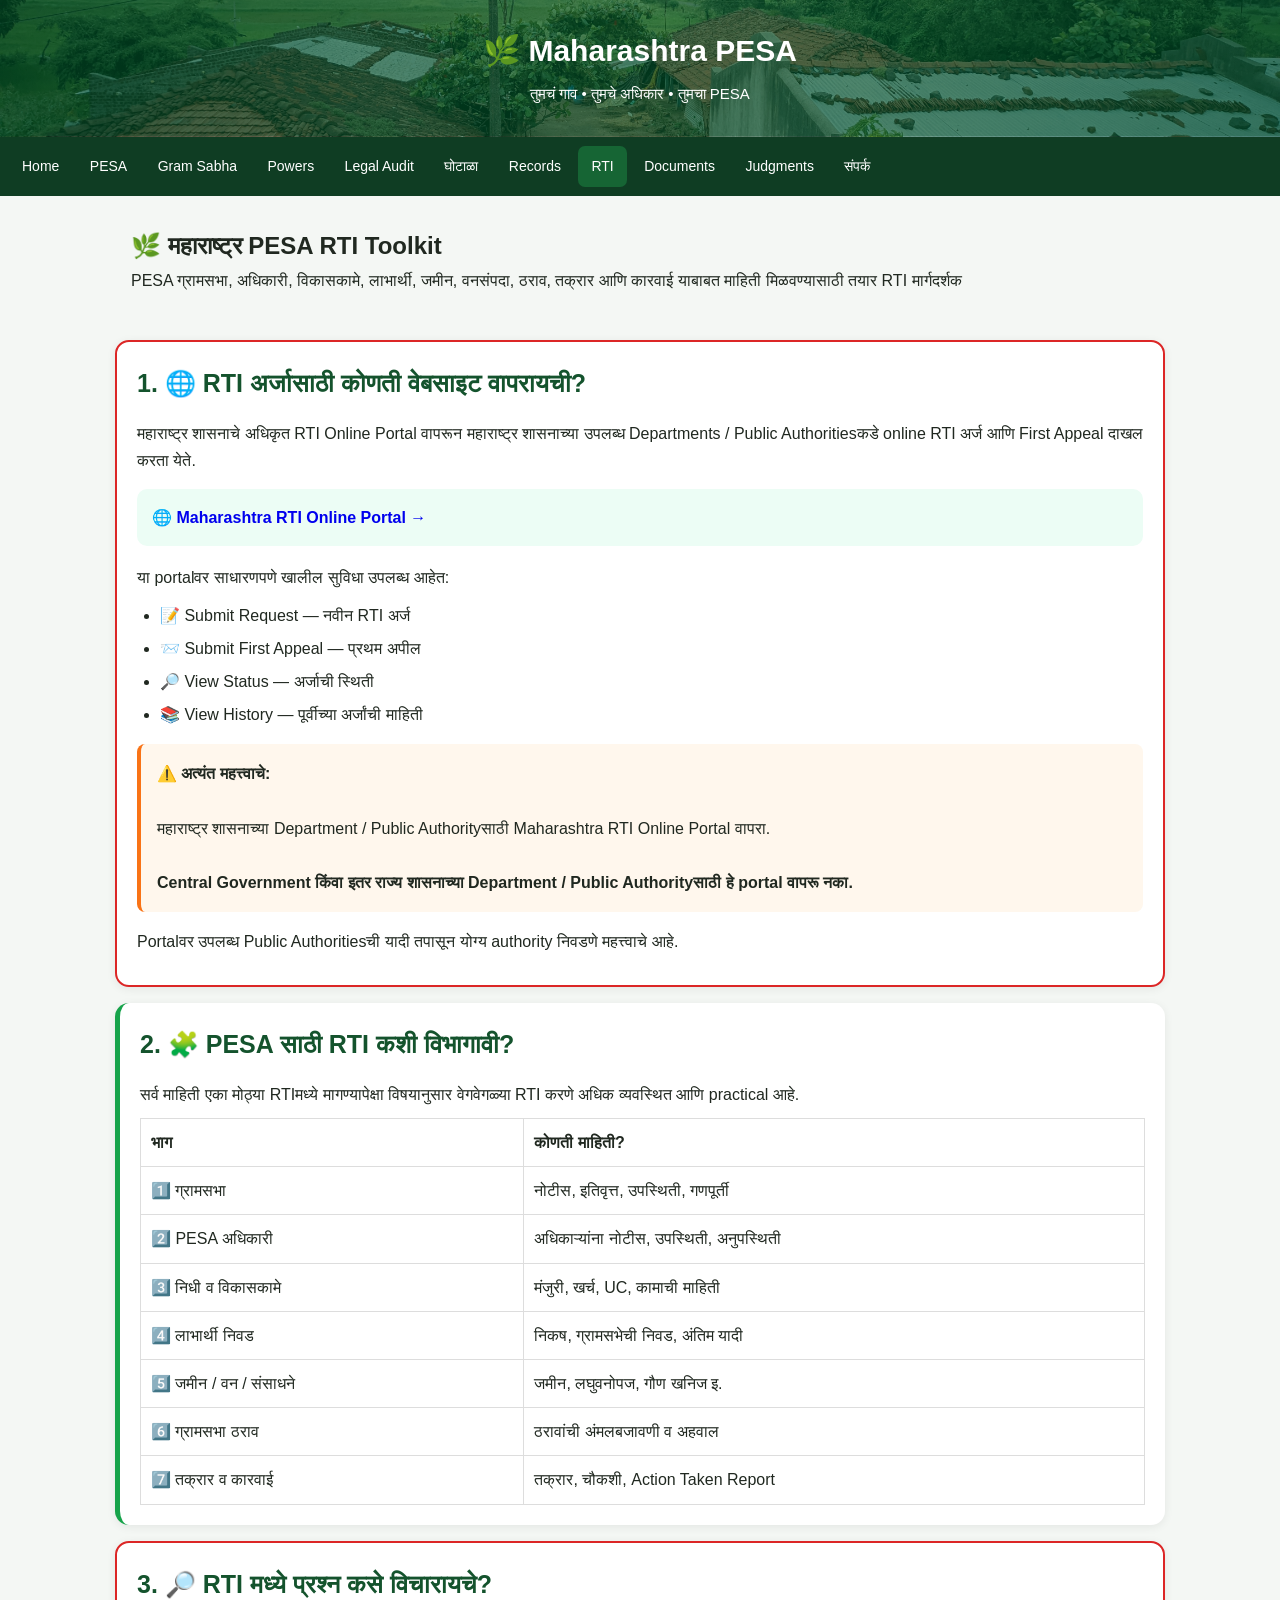
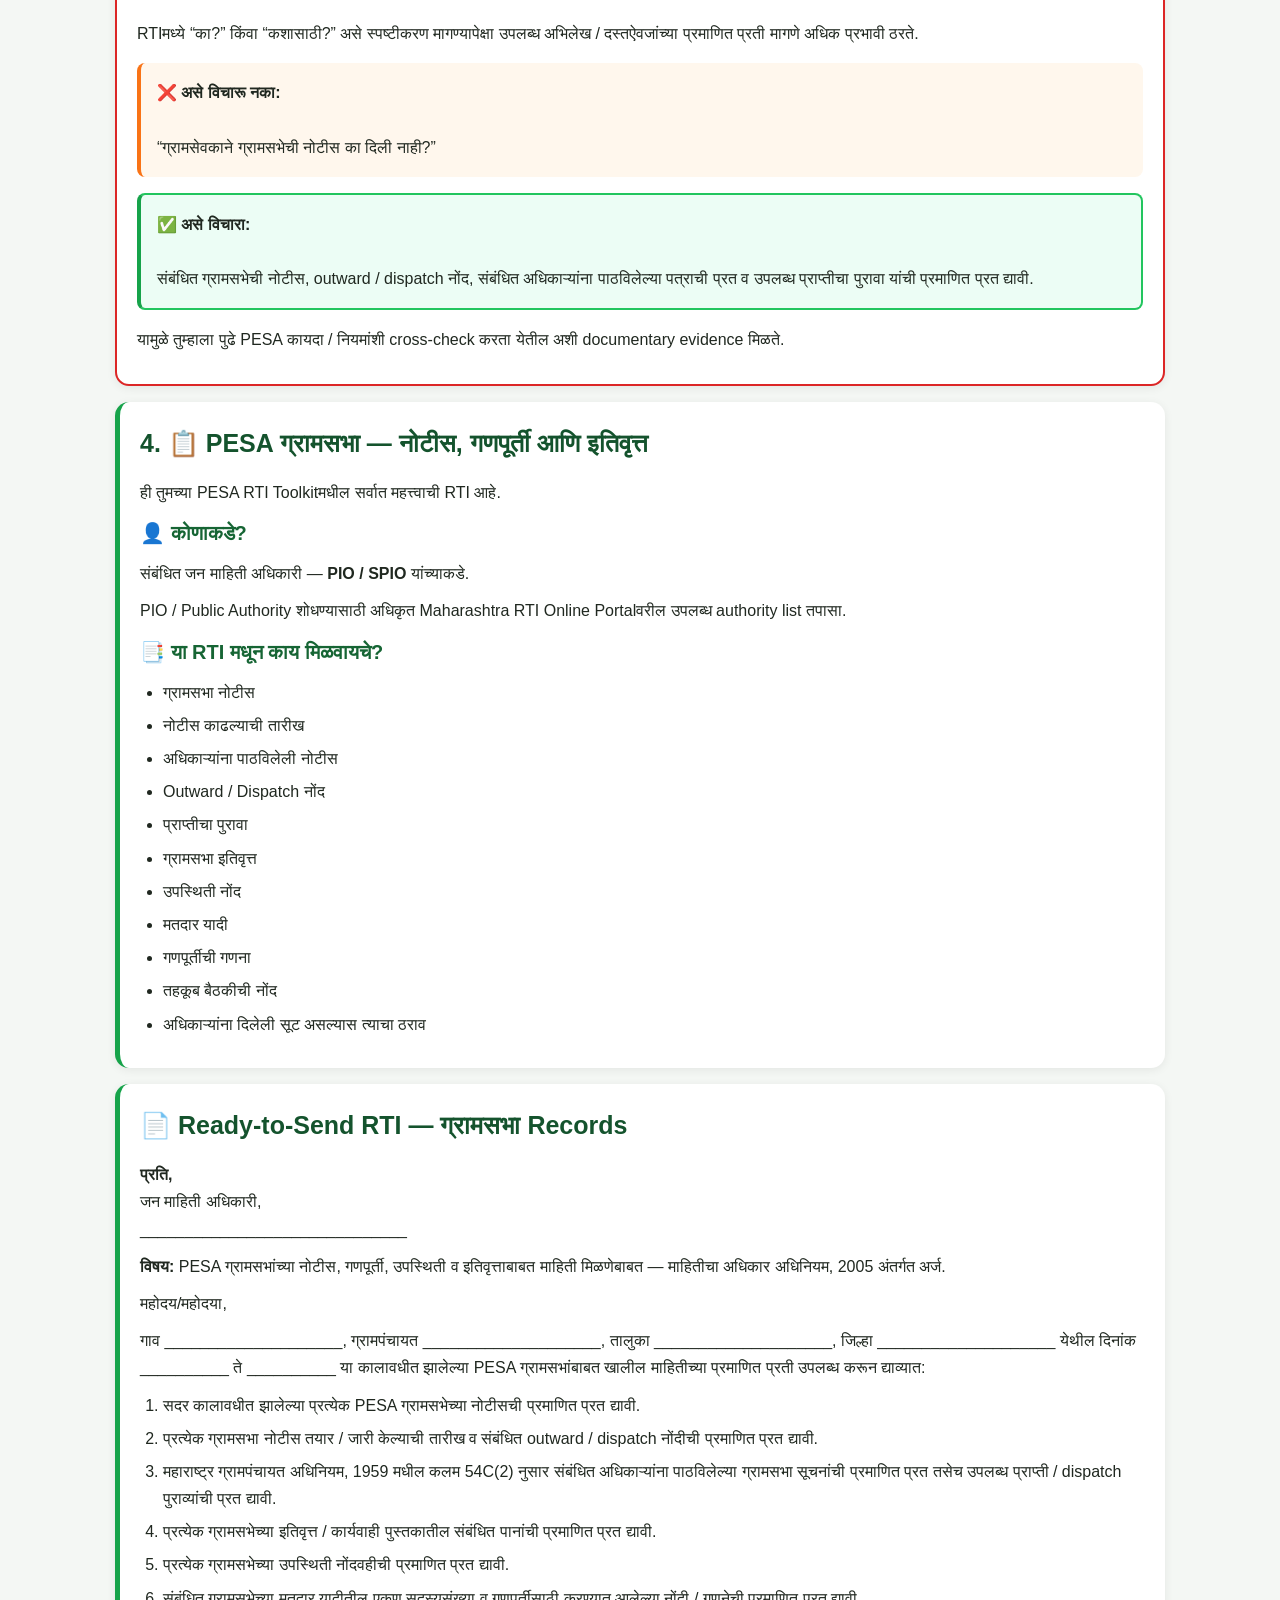
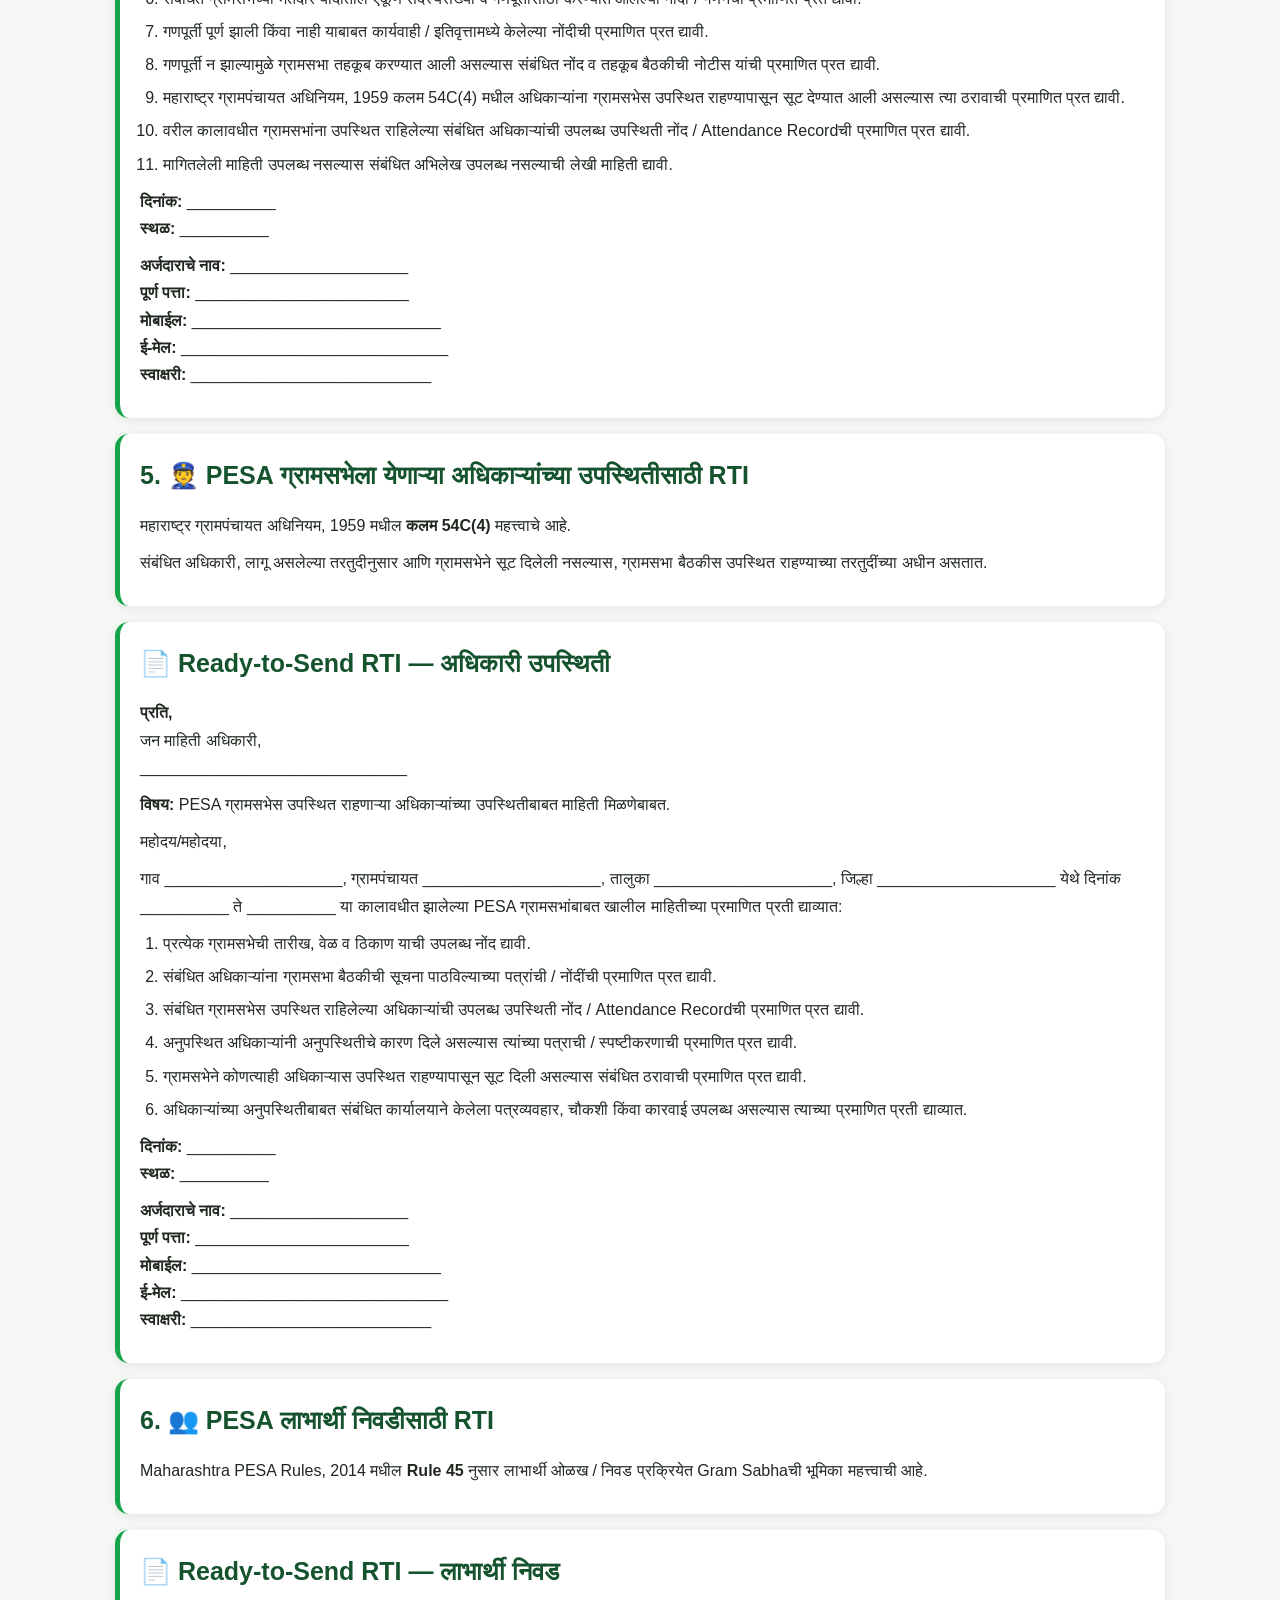
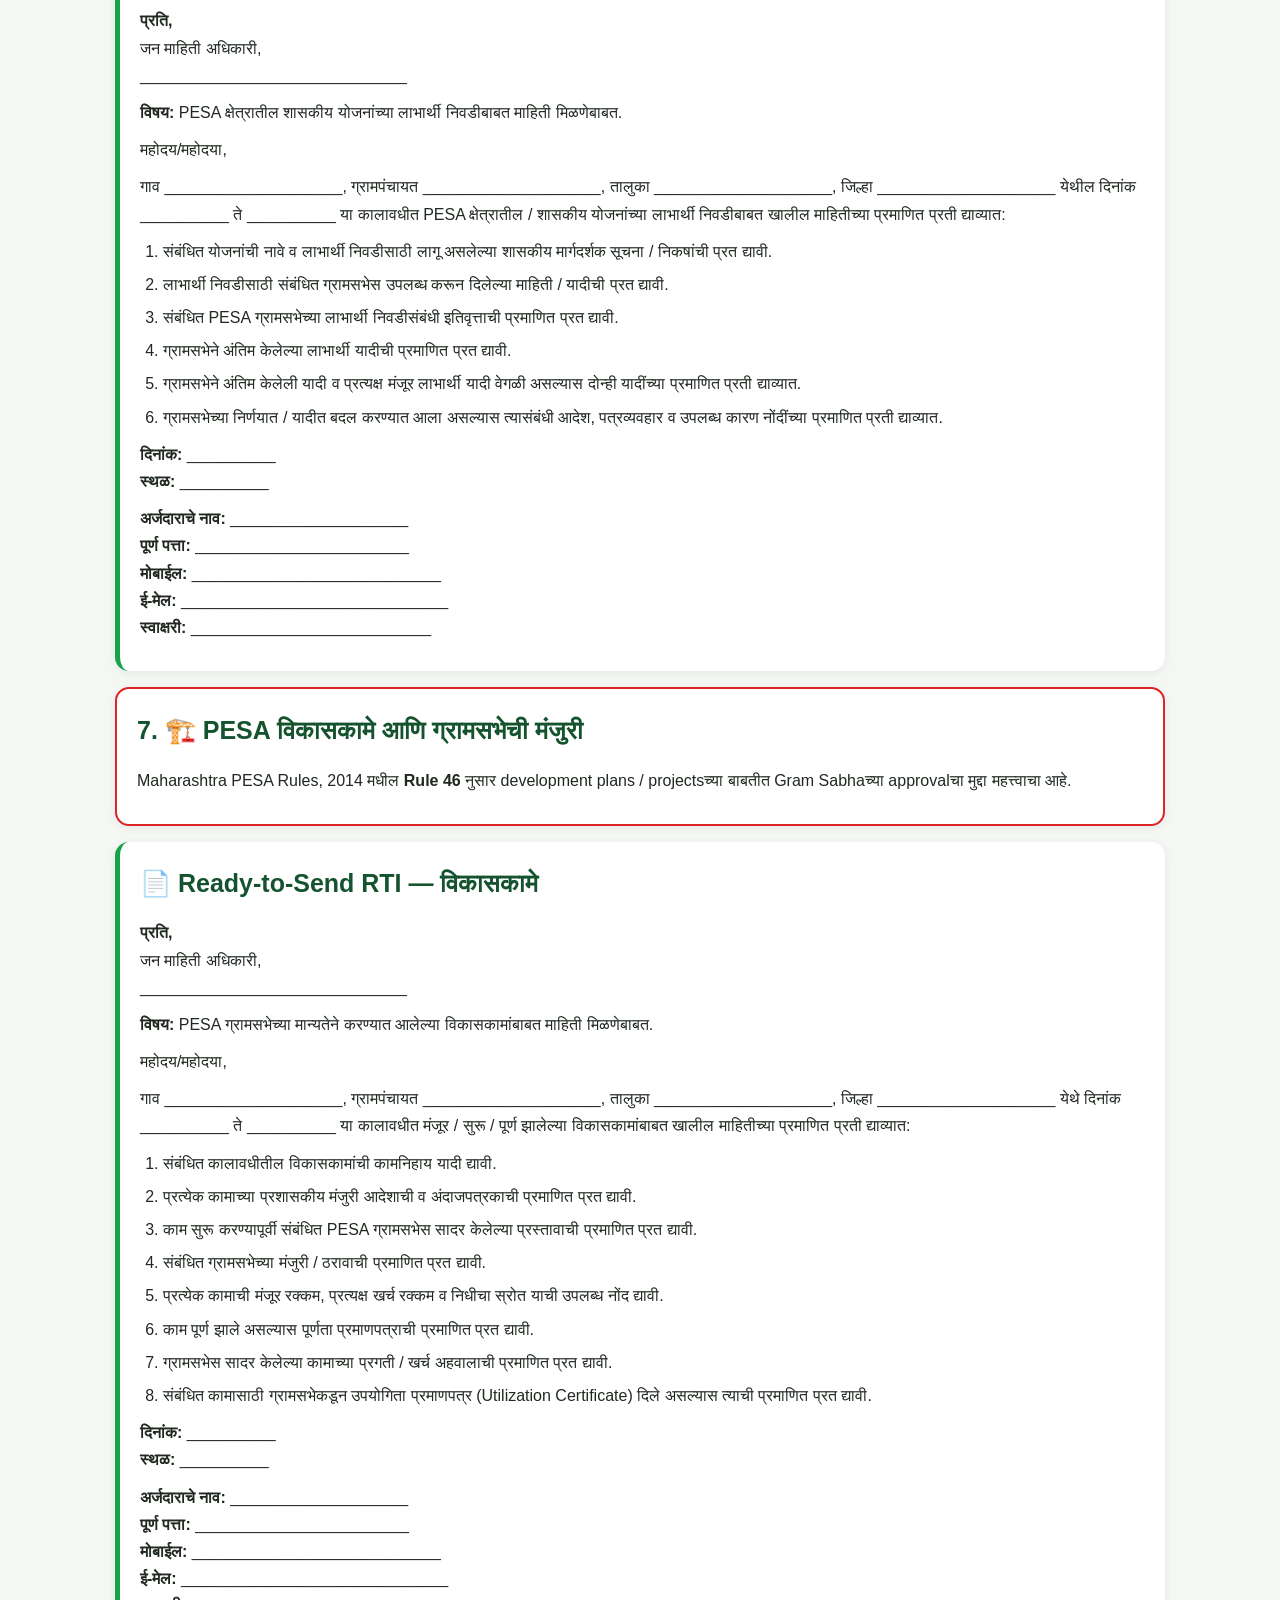
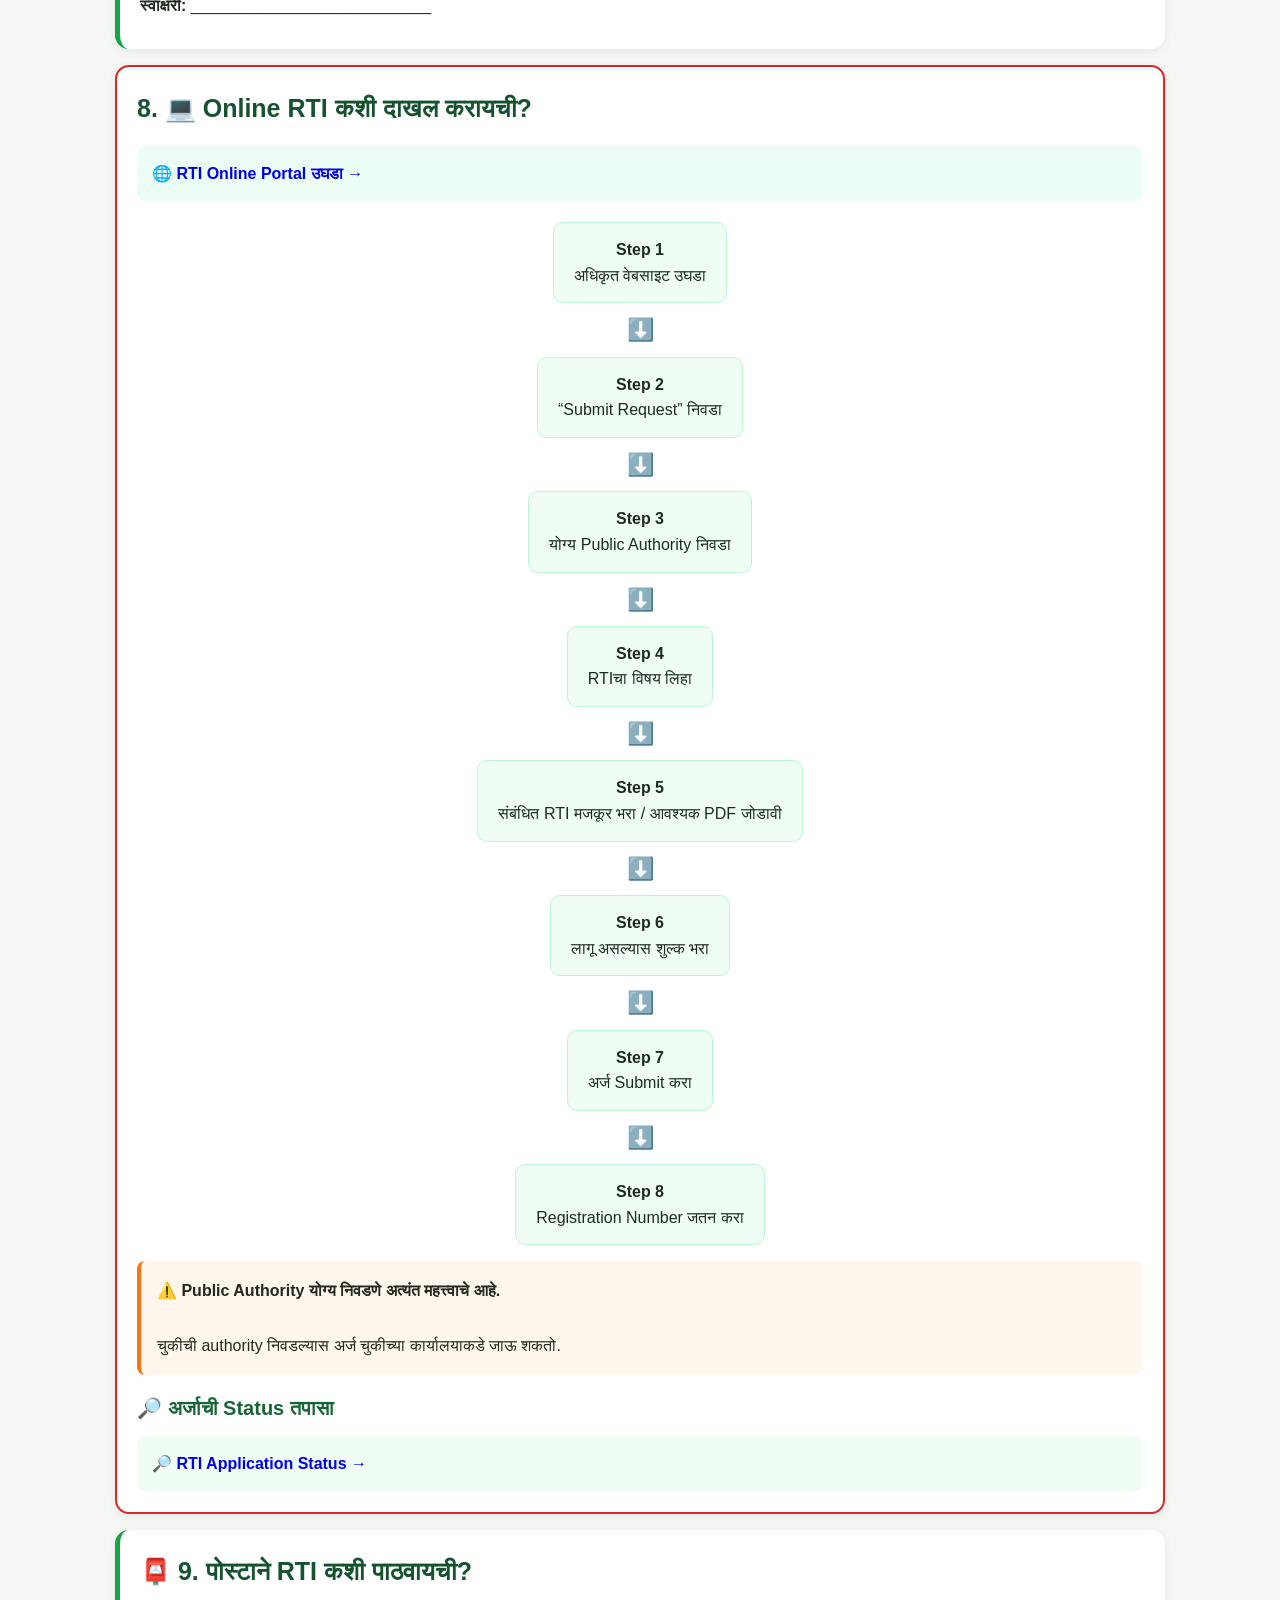
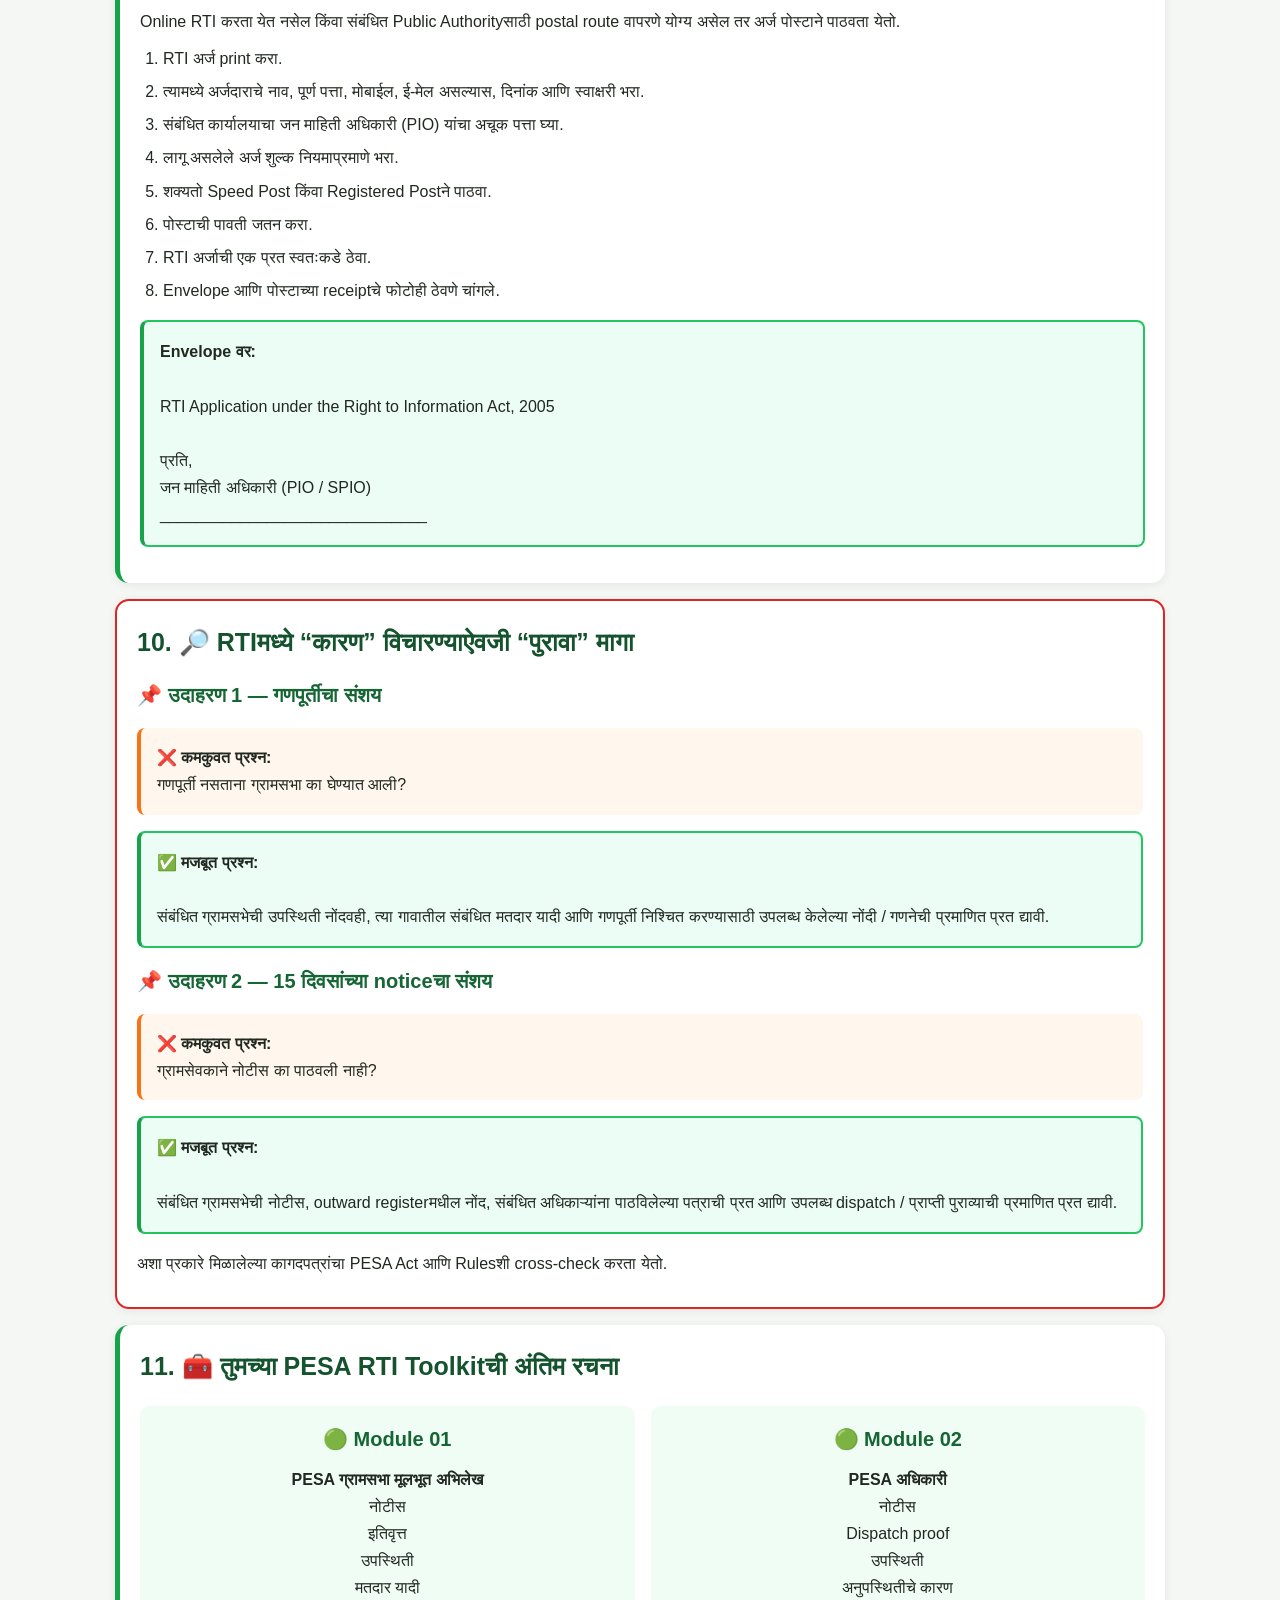
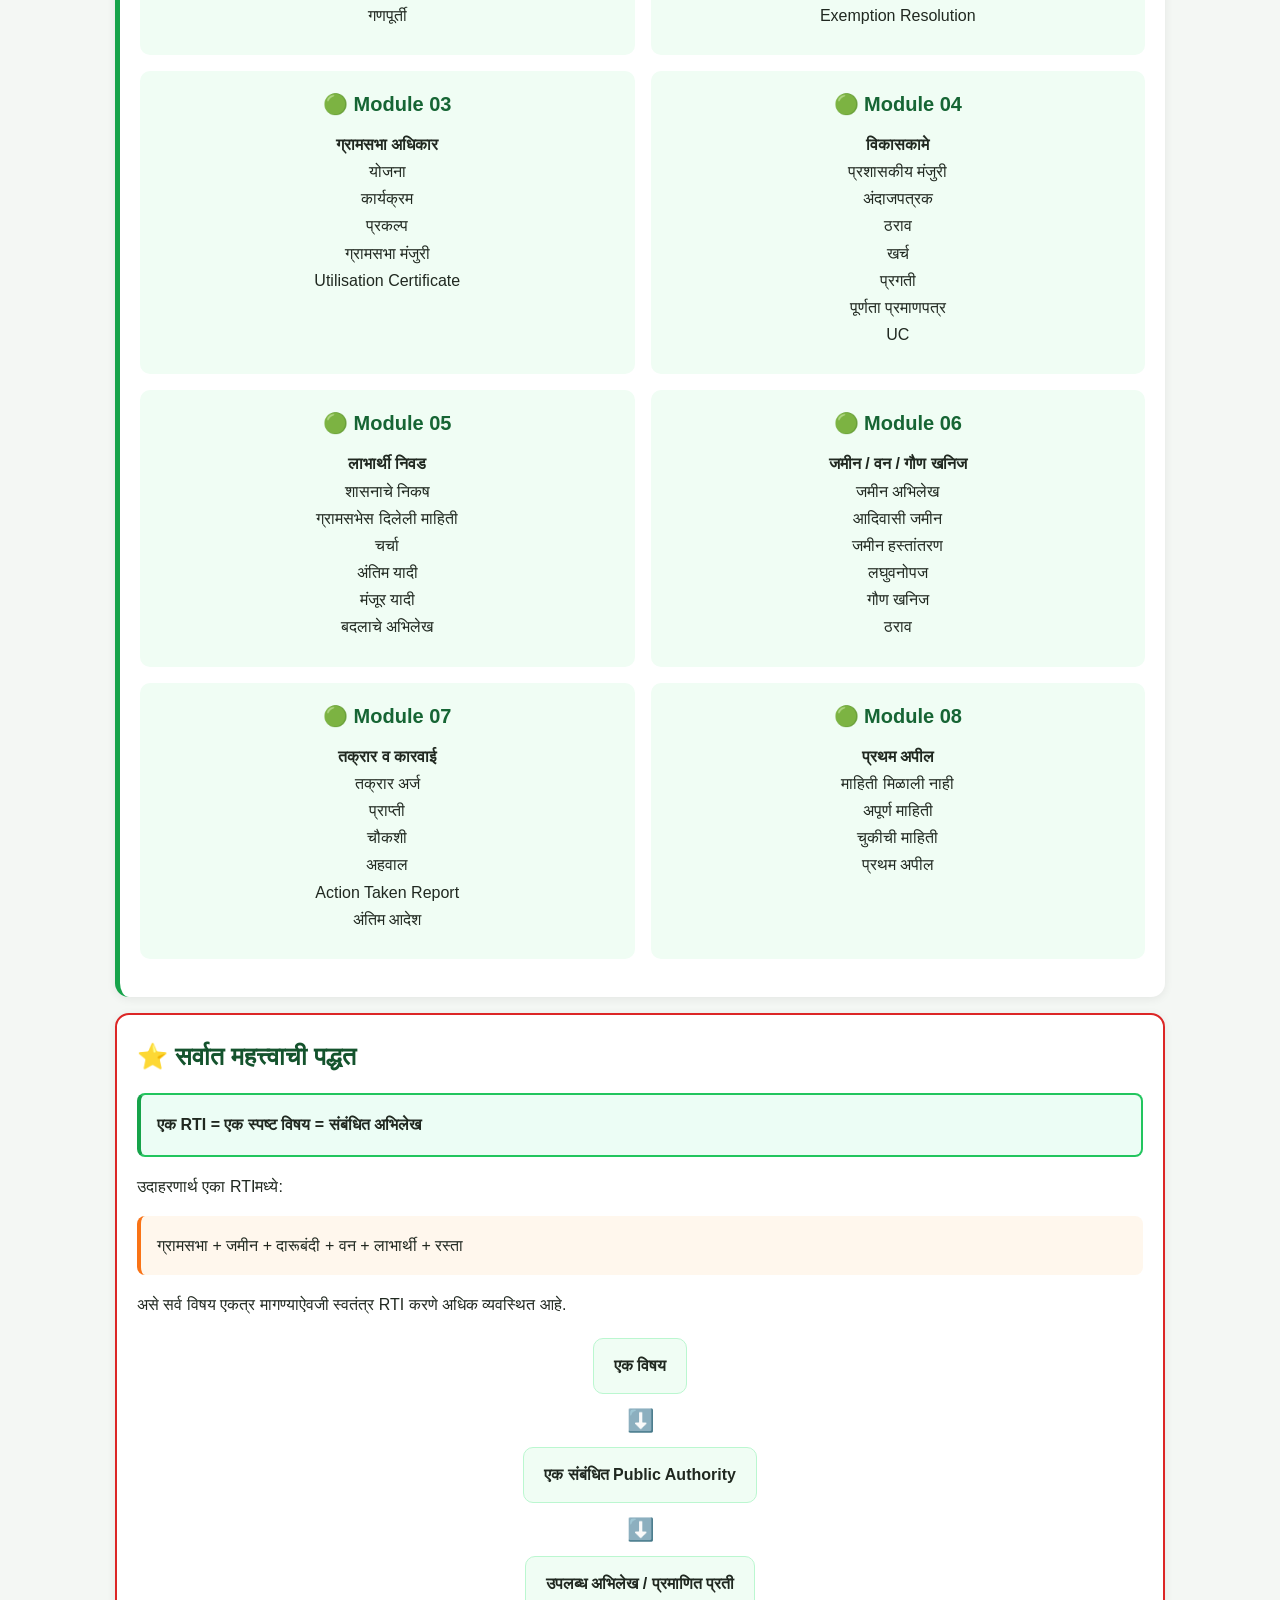
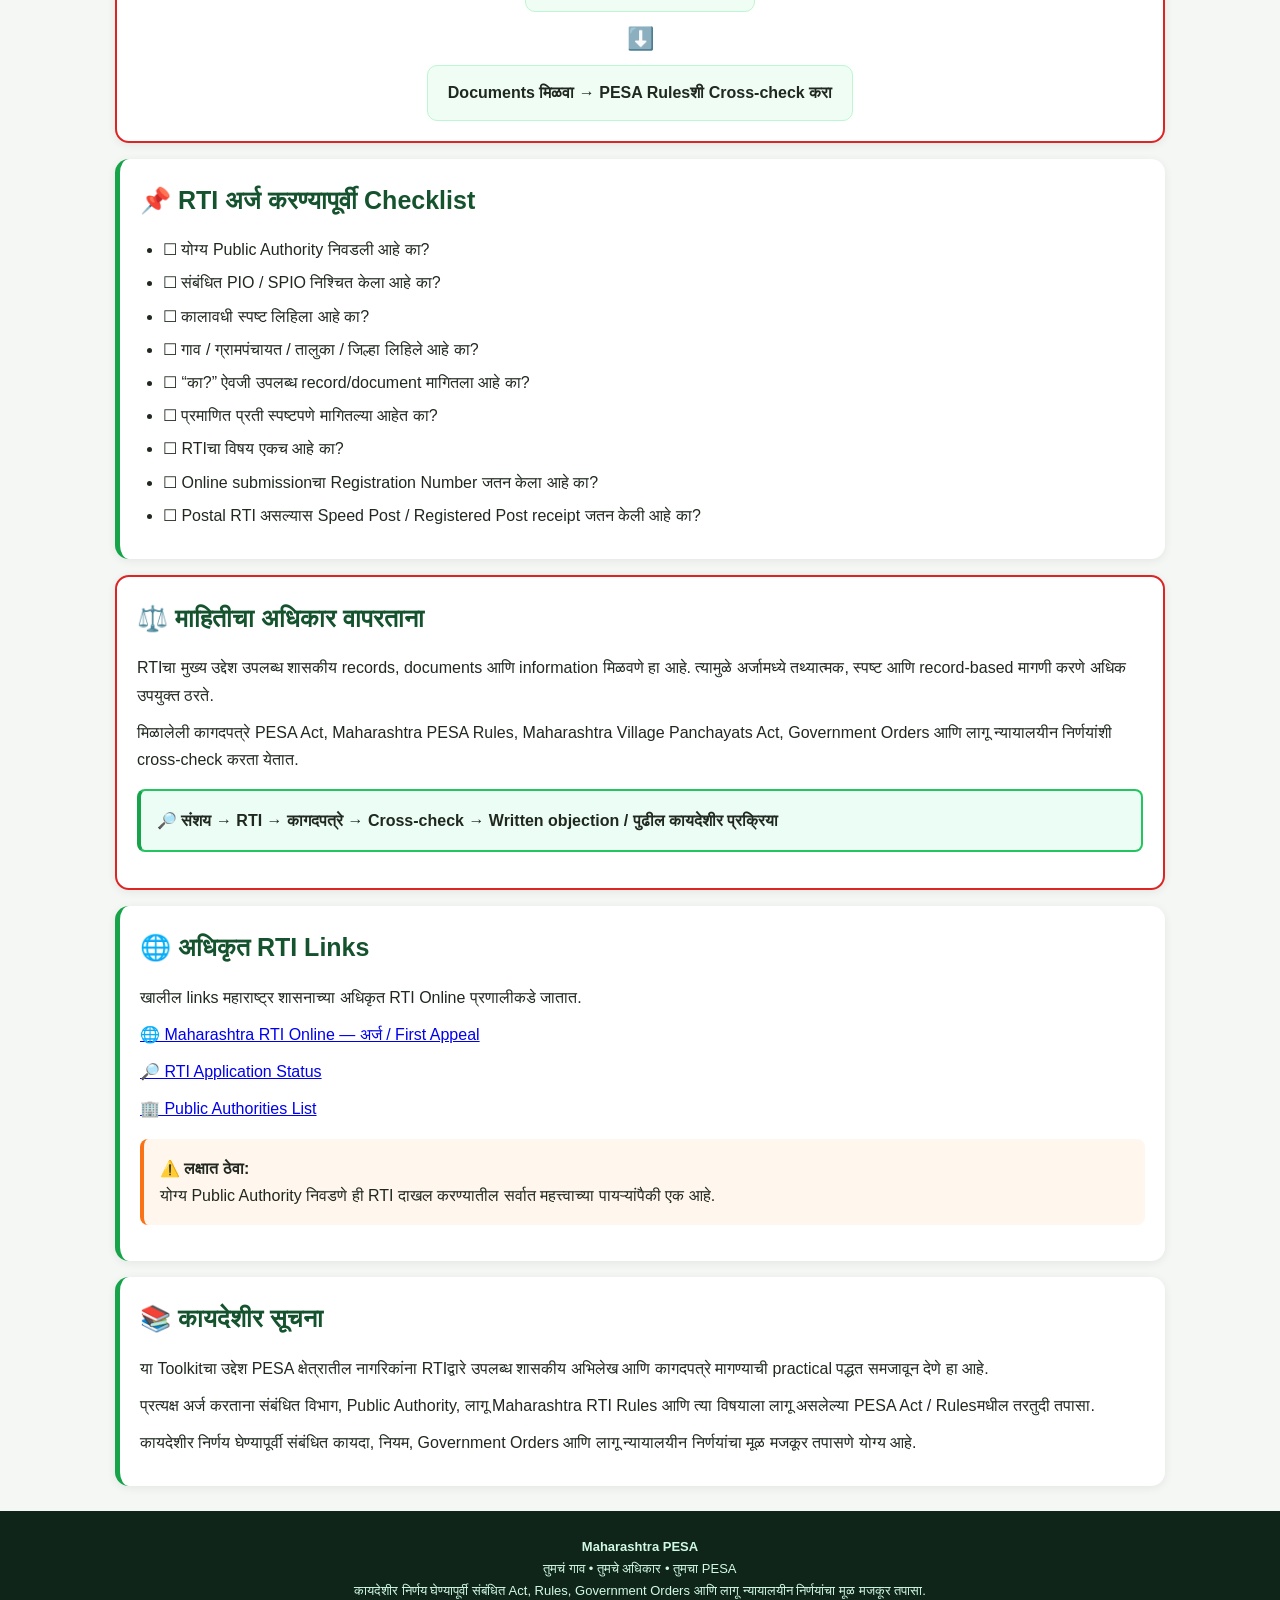
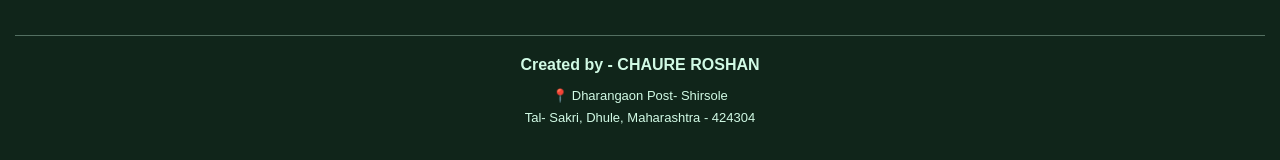
<file: rti.html>
<!DOCTYPE html>
<html lang="mr">
<head><meta charset="UTF-8"><meta name="viewport" content="width=device-width, initial-scale=1.0">
<title>RTI — Maharashtra PESA</title><link rel="stylesheet" href="styles.css"></head>
<body>
<header><h1>🌿 Maharashtra PESA</h1><p>तुमचं गाव • तुमचे अधिकार • तुमचा PESA</p></header>

<nav>
<a href="index.html" class="nav-home">Home</a>
<a href="pesa.html">PESA</a>
<a href="gram-sabha.html">Gram Sabha</a>
<a href="powers.html">Powers</a>
<a href="audit.html">Legal Audit</a>
<a href="ghotala.html">घोटाळा</a>
<a href="records.html">Records</a>
<a href="rti.html" class="active">RTI</a>
<a href="documents.html">Documents</a>
<a href="judgments.html">Judgments</a>
  <a href="contact.html">संपर्क</a>
</nav>

<main>

<section class="page-header">
  <h1>🌿 महाराष्ट्र PESA RTI Toolkit</h1>
  <p>
    PESA ग्रामसभा, अधिकारी, विकासकामे, लाभार्थी, जमीन, वनसंपदा,
    ठराव, तक्रार आणि कारवाई याबाबत माहिती मिळवण्यासाठी तयार RTI मार्गदर्शक
  </p>
</section>


<section class="info-card important-card">
  <h2>1. 🌐 RTI अर्जासाठी कोणती वेबसाइट वापरायची?</h2>

  <p>
    महाराष्ट्र शासनाचे अधिकृत RTI Online Portal वापरून महाराष्ट्र
    शासनाच्या उपलब्ध Departments / Public Authoritiesकडे online RTI
    अर्ज आणि First Appeal दाखल करता येते.
  </p>

  <a
    href="https://rtionline.maharashtra.gov.in/"
    target="_blank"
    rel="noopener"
    class="process-link"
    style="display:block; margin-top:15px; padding:15px; background:#ecfdf5; border-radius:10px; text-decoration:none;"
  >
    🌐 <strong>Maharashtra RTI Online Portal →</strong>
  </a>

  <p style="margin-top:18px;">
    या portalवर साधारणपणे खालील सुविधा उपलब्ध आहेत:
  </p>

  <ul>
    <li>📝 Submit Request — नवीन RTI अर्ज</li>
    <li>📨 Submit First Appeal — प्रथम अपील</li>
    <li>🔎 View Status — अर्जाची स्थिती</li>
    <li>📚 View History — पूर्वीच्या अर्जांची माहिती</li>
  </ul>

  <div class="warning-box">
    <strong>⚠️ अत्यंत महत्त्वाचे:</strong><br><br>

    महाराष्ट्र शासनाच्या Department / Public Authorityसाठी
    Maharashtra RTI Online Portal वापरा.
    <br><br>
    <strong>
      Central Government किंवा इतर राज्य शासनाच्या Department /
      Public Authorityसाठी हे portal वापरू नका.
    </strong>
  </div>

  <p>
    Portalवर उपलब्ध Public Authoritiesची यादी तपासून योग्य authority
    निवडणे महत्त्वाचे आहे.
  </p>
</section>


<section class="info-card">
  <h2>2. 🧩 PESA साठी RTI कशी विभागावी?</h2>

  <p>
    सर्व माहिती एका मोठ्या RTIमध्ये मागण्यापेक्षा विषयानुसार वेगवेगळ्या
    RTI करणे अधिक व्यवस्थित आणि practical आहे.
  </p>

  <div style="overflow-x:auto;">
    <table style="width:100%; border-collapse:collapse; min-width:650px;">
      <thead>
        <tr>
          <th style="padding:10px; border:1px solid #ddd; text-align:left;">
            भाग
          </th>
          <th style="padding:10px; border:1px solid #ddd; text-align:left;">
            कोणती माहिती?
          </th>
        </tr>
      </thead>

      <tbody>
        <tr>
          <td style="padding:10px; border:1px solid #ddd;">1️⃣ ग्रामसभा</td>
          <td style="padding:10px; border:1px solid #ddd;">
            नोटीस, इतिवृत्त, उपस्थिती, गणपूर्ती
          </td>
        </tr>

        <tr>
          <td style="padding:10px; border:1px solid #ddd;">2️⃣ PESA अधिकारी</td>
          <td style="padding:10px; border:1px solid #ddd;">
            अधिकाऱ्यांना नोटीस, उपस्थिती, अनुपस्थिती
          </td>
        </tr>

        <tr>
          <td style="padding:10px; border:1px solid #ddd;">3️⃣ निधी व विकासकामे</td>
          <td style="padding:10px; border:1px solid #ddd;">
            मंजुरी, खर्च, UC, कामाची माहिती
          </td>
        </tr>

        <tr>
          <td style="padding:10px; border:1px solid #ddd;">4️⃣ लाभार्थी निवड</td>
          <td style="padding:10px; border:1px solid #ddd;">
            निकष, ग्रामसभेची निवड, अंतिम यादी
          </td>
        </tr>

        <tr>
          <td style="padding:10px; border:1px solid #ddd;">5️⃣ जमीन / वन / संसाधने</td>
          <td style="padding:10px; border:1px solid #ddd;">
            जमीन, लघुवनोपज, गौण खनिज इ.
          </td>
        </tr>

        <tr>
          <td style="padding:10px; border:1px solid #ddd;">6️⃣ ग्रामसभा ठराव</td>
          <td style="padding:10px; border:1px solid #ddd;">
            ठरावांची अंमलबजावणी व अहवाल
          </td>
        </tr>

        <tr>
          <td style="padding:10px; border:1px solid #ddd;">7️⃣ तक्रार व कारवाई</td>
          <td style="padding:10px; border:1px solid #ddd;">
            तक्रार, चौकशी, Action Taken Report
          </td>
        </tr>
      </tbody>
    </table>
  </div>
</section>


<section class="info-card important-card">
  <h2>3. 🔎 RTI मध्ये प्रश्न कसे विचारायचे?</h2>

  <p>
    RTIमध्ये “का?” किंवा “कशासाठी?” असे स्पष्टीकरण मागण्यापेक्षा
    उपलब्ध अभिलेख / दस्तऐवजांच्या प्रमाणित प्रती मागणे अधिक प्रभावी
    ठरते.
  </p>

  <div class="warning-box">
    <strong>❌ असे विचारू नका:</strong><br><br>
    “ग्रामसेवकाने ग्रामसभेची नोटीस का दिली नाही?”
  </div>

  <div class="highlight-box">
    <strong>✅ असे विचारा:</strong><br><br>

    संबंधित ग्रामसभेची नोटीस, outward / dispatch नोंद,
    संबंधित अधिकाऱ्यांना पाठविलेल्या पत्राची प्रत व उपलब्ध
    प्राप्तीचा पुरावा यांची प्रमाणित प्रत द्यावी.
  </div>

  <p>
    यामुळे तुम्हाला पुढे PESA कायदा / नियमांशी cross-check करता येतील
    अशी documentary evidence मिळते.
  </p>
</section>


<section class="info-card">
  <h2>4. 📋 PESA ग्रामसभा — नोटीस, गणपूर्ती आणि इतिवृत्त</h2>

  <p>
    ही तुमच्या PESA RTI Toolkitमधील सर्वात महत्त्वाची RTI आहे.
  </p>

  <h3>👤 कोणाकडे?</h3>

  <p>
    संबंधित जन माहिती अधिकारी — <strong>PIO / SPIO</strong> यांच्याकडे.
  </p>

  <p>
    PIO / Public Authority शोधण्यासाठी अधिकृत Maharashtra RTI Online
    Portalवरील उपलब्ध authority list तपासा.
  </p>

  <h3>📑 या RTI मधून काय मिळवायचे?</h3>

  <ul>
    <li>ग्रामसभा नोटीस</li>
    <li>नोटीस काढल्याची तारीख</li>
    <li>अधिकाऱ्यांना पाठविलेली नोटीस</li>
    <li>Outward / Dispatch नोंद</li>
    <li>प्राप्तीचा पुरावा</li>
    <li>ग्रामसभा इतिवृत्त</li>
    <li>उपस्थिती नोंद</li>
    <li>मतदार यादी</li>
    <li>गणपूर्तीची गणना</li>
    <li>तहकूब बैठकीची नोंद</li>
    <li>अधिकाऱ्यांना दिलेली सूट असल्यास त्याचा ठराव</li>
  </ul>
</section>


<section class="info-card">
  <h2>📄 Ready-to-Send RTI — ग्रामसभा Records</h2>

  <div class="rtI-document">

    <p><strong>प्रति,</strong><br>
    जन माहिती अधिकारी,<br>
    ______________________________</p>

    <p>
      <strong>विषय:</strong>
      PESA ग्रामसभांच्या नोटीस, गणपूर्ती, उपस्थिती व इतिवृत्ताबाबत
      माहिती मिळणेबाबत — माहितीचा अधिकार अधिनियम, 2005 अंतर्गत अर्ज.
    </p>

    <p>महोदय/महोदया,</p>

    <p>
      गाव ____________________, ग्रामपंचायत ____________________,
      तालुका ____________________, जिल्हा ____________________
      येथील दिनांक __________ ते __________ या कालावधीत झालेल्या
      PESA ग्रामसभांबाबत खालील माहितीच्या प्रमाणित प्रती उपलब्ध करून द्याव्यात:
    </p>

    <ol>
      <li>
        सदर कालावधीत झालेल्या प्रत्येक PESA ग्रामसभेच्या नोटीसची
        प्रमाणित प्रत द्यावी.
      </li>

      <li>
        प्रत्येक ग्रामसभा नोटीस तयार / जारी केल्याची तारीख व संबंधित
        outward / dispatch नोंदीची प्रमाणित प्रत द्यावी.
      </li>

      <li>
        महाराष्ट्र ग्रामपंचायत अधिनियम, 1959 मधील कलम 54C(2) नुसार
        संबंधित अधिकाऱ्यांना पाठविलेल्या ग्रामसभा सूचनांची प्रमाणित प्रत
        तसेच उपलब्ध प्राप्ती / dispatch पुराव्यांची प्रत द्यावी.
      </li>

      <li>
        प्रत्येक ग्रामसभेच्या इतिवृत्त / कार्यवाही पुस्तकातील
        संबंधित पानांची प्रमाणित प्रत द्यावी.
      </li>

      <li>
        प्रत्येक ग्रामसभेच्या उपस्थिती नोंदवहीची प्रमाणित प्रत द्यावी.
      </li>

      <li>
        संबंधित ग्रामसभेच्या मतदार यादीतील एकूण सदस्यसंख्या व
        गणपूर्तीसाठी करण्यात आलेल्या नोंदी / गणनेची प्रमाणित प्रत द्यावी.
      </li>

      <li>
        गणपूर्ती पूर्ण झाली किंवा नाही याबाबत कार्यवाही / इतिवृत्तामध्ये
        केलेल्या नोंदीची प्रमाणित प्रत द्यावी.
      </li>

      <li>
        गणपूर्ती न झाल्यामुळे ग्रामसभा तहकूब करण्यात आली असल्यास
        संबंधित नोंद व तहकूब बैठकीची नोटीस यांची प्रमाणित प्रत द्यावी.
      </li>

      <li>
        महाराष्ट्र ग्रामपंचायत अधिनियम, 1959 कलम 54C(4) मधील
        अधिकाऱ्यांना ग्रामसभेस उपस्थित राहण्यापासून सूट देण्यात आली
        असल्यास त्या ठरावाची प्रमाणित प्रत द्यावी.
      </li>

      <li>
        वरील कालावधीत ग्रामसभांना उपस्थित राहिलेल्या संबंधित अधिकाऱ्यांची
        उपलब्ध उपस्थिती नोंद / Attendance Recordची प्रमाणित प्रत द्यावी.
      </li>

      <li>
        मागितलेली माहिती उपलब्ध नसल्यास संबंधित अभिलेख उपलब्ध नसल्याची
        लेखी माहिती द्यावी.
      </li>
    </ol>

    <p>
      <strong>दिनांक:</strong> __________
      <br>
      <strong>स्थळ:</strong> __________
    </p>

    <p>
      <strong>अर्जदाराचे नाव:</strong> ____________________<br>
      <strong>पूर्ण पत्ता:</strong> ________________________<br>
      <strong>मोबाईल:</strong> ____________________________<br>
      <strong>ई-मेल:</strong> ______________________________<br>
      <strong>स्वाक्षरी:</strong> ___________________________
    </p>

  </div>
</section>


<section class="info-card">
  <h2>5. 👮 PESA ग्रामसभेला येणाऱ्या अधिकाऱ्यांच्या उपस्थितीसाठी RTI</h2>

  <p>
    महाराष्ट्र ग्रामपंचायत अधिनियम, 1959 मधील
    <strong>कलम 54C(4)</strong> महत्त्वाचे आहे.
  </p>

  <p>
    संबंधित अधिकारी, लागू असलेल्या तरतुदीनुसार आणि ग्रामसभेने सूट
    दिलेली नसल्यास, ग्रामसभा बैठकीस उपस्थित राहण्याच्या तरतुदींच्या
    अधीन असतात.
  </p>
</section>


<section class="info-card">
  <h2>📄 Ready-to-Send RTI — अधिकारी उपस्थिती</h2>

  <div class="rtI-document">

    <p><strong>प्रति,</strong><br>
    जन माहिती अधिकारी,<br>
    ______________________________</p>

    <p>
      <strong>विषय:</strong>
      PESA ग्रामसभेस उपस्थित राहणाऱ्या अधिकाऱ्यांच्या उपस्थितीबाबत
      माहिती मिळणेबाबत.
    </p>

    <p>महोदय/महोदया,</p>

    <p>
      गाव ____________________, ग्रामपंचायत ____________________,
      तालुका ____________________, जिल्हा ____________________
      येथे दिनांक __________ ते __________ या कालावधीत झालेल्या
      PESA ग्रामसभांबाबत खालील माहितीच्या प्रमाणित प्रती द्याव्यात:
    </p>

    <ol>
      <li>
        प्रत्येक ग्रामसभेची तारीख, वेळ व ठिकाण याची उपलब्ध नोंद द्यावी.
      </li>

      <li>
        संबंधित अधिकाऱ्यांना ग्रामसभा बैठकीची सूचना पाठविल्याच्या
        पत्रांची / नोंदींची प्रमाणित प्रत द्यावी.
      </li>

      <li>
        संबंधित ग्रामसभेस उपस्थित राहिलेल्या अधिकाऱ्यांची उपलब्ध
        उपस्थिती नोंद / Attendance Recordची प्रमाणित प्रत द्यावी.
      </li>

      <li>
        अनुपस्थित अधिकाऱ्यांनी अनुपस्थितीचे कारण दिले असल्यास
        त्यांच्या पत्राची / स्पष्टीकरणाची प्रमाणित प्रत द्यावी.
      </li>

      <li>
        ग्रामसभेने कोणत्याही अधिकाऱ्यास उपस्थित राहण्यापासून सूट दिली
        असल्यास संबंधित ठरावाची प्रमाणित प्रत द्यावी.
      </li>

      <li>
        अधिकाऱ्यांच्या अनुपस्थितीबाबत संबंधित कार्यालयाने केलेला
        पत्रव्यवहार, चौकशी किंवा कारवाई उपलब्ध असल्यास त्याच्या
        प्रमाणित प्रती द्याव्यात.
      </li>
    </ol>

    <p>
      <strong>दिनांक:</strong> __________
      <br>
      <strong>स्थळ:</strong> __________
    </p>

    <p>
      <strong>अर्जदाराचे नाव:</strong> ____________________<br>
      <strong>पूर्ण पत्ता:</strong> ________________________<br>
      <strong>मोबाईल:</strong> ____________________________<br>
      <strong>ई-मेल:</strong> ______________________________<br>
      <strong>स्वाक्षरी:</strong> ___________________________
    </p>

  </div>
</section>


<section class="info-card">
  <h2>6. 👥 PESA लाभार्थी निवडीसाठी RTI</h2>

  <p>
    Maharashtra PESA Rules, 2014 मधील <strong>Rule 45</strong> नुसार
    लाभार्थी ओळख / निवड प्रक्रियेत Gram Sabhaची भूमिका महत्त्वाची आहे.
  </p>
</section>


<section class="info-card">
  <h2>📄 Ready-to-Send RTI — लाभार्थी निवड</h2>

  <div class="rtI-document">

    <p><strong>प्रति,</strong><br>
    जन माहिती अधिकारी,<br>
    ______________________________</p>

    <p>
      <strong>विषय:</strong>
      PESA क्षेत्रातील शासकीय योजनांच्या लाभार्थी निवडीबाबत
      माहिती मिळणेबाबत.
    </p>

    <p>महोदय/महोदया,</p>

    <p>
      गाव ____________________, ग्रामपंचायत ____________________,
      तालुका ____________________, जिल्हा ____________________
      येथील दिनांक __________ ते __________ या कालावधीत
      PESA क्षेत्रातील / शासकीय योजनांच्या लाभार्थी निवडीबाबत
      खालील माहितीच्या प्रमाणित प्रती द्याव्यात:
    </p>

    <ol>
      <li>
        संबंधित योजनांची नावे व लाभार्थी निवडीसाठी लागू असलेल्या
        शासकीय मार्गदर्शक सूचना / निकषांची प्रत द्यावी.
      </li>

      <li>
        लाभार्थी निवडीसाठी संबंधित ग्रामसभेस उपलब्ध करून दिलेल्या
        माहिती / यादीची प्रत द्यावी.
      </li>

      <li>
        संबंधित PESA ग्रामसभेच्या लाभार्थी निवडीसंबंधी
        इतिवृत्ताची प्रमाणित प्रत द्यावी.
      </li>

      <li>
        ग्रामसभेने अंतिम केलेल्या लाभार्थी यादीची प्रमाणित प्रत द्यावी.
      </li>

      <li>
        ग्रामसभेने अंतिम केलेली यादी व प्रत्यक्ष मंजूर लाभार्थी यादी
        वेगळी असल्यास दोन्ही यादींच्या प्रमाणित प्रती द्याव्यात.
      </li>

      <li>
        ग्रामसभेच्या निर्णयात / यादीत बदल करण्यात आला असल्यास
        त्यासंबंधी आदेश, पत्रव्यवहार व उपलब्ध कारण नोंदींच्या
        प्रमाणित प्रती द्याव्यात.
      </li>
    </ol>

    <p>
      <strong>दिनांक:</strong> __________
      <br>
      <strong>स्थळ:</strong> __________
    </p>

    <p>
      <strong>अर्जदाराचे नाव:</strong> ____________________<br>
      <strong>पूर्ण पत्ता:</strong> ________________________<br>
      <strong>मोबाईल:</strong> ____________________________<br>
      <strong>ई-मेल:</strong> ______________________________<br>
      <strong>स्वाक्षरी:</strong> ___________________________
    </p>

  </div>
</section>


<section class="info-card important-card">
  <h2>7. 🏗️ PESA विकासकामे आणि ग्रामसभेची मंजुरी</h2>

  <p>
    Maharashtra PESA Rules, 2014 मधील <strong>Rule 46</strong> नुसार
    development plans / projectsच्या बाबतीत Gram Sabhaच्या approvalचा
    मुद्दा महत्त्वाचा आहे.
  </p>
</section>


<section class="info-card">
  <h2>📄 Ready-to-Send RTI — विकासकामे</h2>

  <div class="rtI-document">

    <p><strong>प्रति,</strong><br>
    जन माहिती अधिकारी,<br>
    ______________________________</p>

    <p>
      <strong>विषय:</strong>
      PESA ग्रामसभेच्या मान्यतेने करण्यात आलेल्या विकासकामांबाबत
      माहिती मिळणेबाबत.
    </p>

    <p>महोदय/महोदया,</p>

    <p>
      गाव ____________________, ग्रामपंचायत ____________________,
      तालुका ____________________, जिल्हा ____________________
      येथे दिनांक __________ ते __________ या कालावधीत
      मंजूर / सुरू / पूर्ण झालेल्या विकासकामांबाबत खालील माहितीच्या
      प्रमाणित प्रती द्याव्यात:
    </p>

    <ol>
      <li>
        संबंधित कालावधीतील विकासकामांची कामनिहाय यादी द्यावी.
      </li>

      <li>
        प्रत्येक कामाच्या प्रशासकीय मंजुरी आदेशाची व अंदाजपत्रकाची
        प्रमाणित प्रत द्यावी.
      </li>

      <li>
        काम सुरू करण्यापूर्वी संबंधित PESA ग्रामसभेस सादर केलेल्या
        प्रस्तावाची प्रमाणित प्रत द्यावी.
      </li>

      <li>
        संबंधित ग्रामसभेच्या मंजुरी / ठरावाची प्रमाणित प्रत द्यावी.
      </li>

      <li>
        प्रत्येक कामाची मंजूर रक्कम, प्रत्यक्ष खर्च रक्कम व
        निधीचा स्रोत याची उपलब्ध नोंद द्यावी.
      </li>

      <li>
        काम पूर्ण झाले असल्यास पूर्णता प्रमाणपत्राची प्रमाणित प्रत द्यावी.
      </li>

      <li>
        ग्रामसभेस सादर केलेल्या कामाच्या प्रगती / खर्च अहवालाची
        प्रमाणित प्रत द्यावी.
      </li>

      <li>
        संबंधित कामासाठी ग्रामसभेकडून उपयोगिता प्रमाणपत्र
        (Utilization Certificate) दिले असल्यास त्याची प्रमाणित प्रत द्यावी.
      </li>
    </ol>

    <p>
      <strong>दिनांक:</strong> __________
      <br>
      <strong>स्थळ:</strong> __________
    </p>

    <p>
      <strong>अर्जदाराचे नाव:</strong> ____________________<br>
      <strong>पूर्ण पत्ता:</strong> ________________________<br>
      <strong>मोबाईल:</strong> ____________________________<br>
      <strong>ई-मेल:</strong> ______________________________<br>
      <strong>स्वाक्षरी:</strong> ___________________________
    </p>

  </div>
</section>


<section class="info-card important-card">
  <h2>8. 💻 Online RTI कशी दाखल करायची?</h2>

  <a
    href="https://rtionline.maharashtra.gov.in/"
    target="_blank"
    rel="noopener"
    class="process-link"
    style="display:block; margin:15px 0; padding:15px; background:#ecfdf5; border-radius:10px; text-decoration:none;"
  >
    🌐 <strong>RTI Online Portal उघडा →</strong>
  </a>

  <div class="flow-box">

    <div class="flow-step">
      <strong>Step 1</strong><br>
      अधिकृत वेबसाइट उघडा
    </div>

    <div class="flow-arrow">⬇️</div>

    <div class="flow-step">
      <strong>Step 2</strong><br>
      “Submit Request” निवडा
    </div>

    <div class="flow-arrow">⬇️</div>

    <div class="flow-step">
      <strong>Step 3</strong><br>
      योग्य Public Authority निवडा
    </div>

    <div class="flow-arrow">⬇️</div>

    <div class="flow-step">
      <strong>Step 4</strong><br>
      RTIचा विषय लिहा
    </div>

    <div class="flow-arrow">⬇️</div>

    <div class="flow-step">
      <strong>Step 5</strong><br>
      संबंधित RTI मजकूर भरा / आवश्यक PDF जोडावी
    </div>

    <div class="flow-arrow">⬇️</div>

    <div class="flow-step">
      <strong>Step 6</strong><br>
      लागू असल्यास शुल्क भरा
    </div>

    <div class="flow-arrow">⬇️</div>

    <div class="flow-step">
      <strong>Step 7</strong><br>
      अर्ज Submit करा
    </div>

    <div class="flow-arrow">⬇️</div>

    <div class="flow-step">
      <strong>Step 8</strong><br>
      Registration Number जतन करा
    </div>

  </div>

  <div class="warning-box">
    <strong>⚠️ Public Authority योग्य निवडणे अत्यंत महत्त्वाचे आहे.</strong>
    <br><br>
    चुकीची authority निवडल्यास अर्ज चुकीच्या कार्यालयाकडे जाऊ शकतो.
  </div>

  <h3>🔎 अर्जाची Status तपासा</h3>

  <a
    href="https://rtionline.maharashtra.gov.in/request/status.php?lan=M"
    target="_blank"
    rel="noopener"
    class="process-link"
    style="display:block; padding:15px; background:#f0fdf4; border-radius:10px; text-decoration:none;"
  >
    🔎 <strong>RTI Application Status →</strong>
  </a>
</section>


<section class="info-card">
  <h2>📮 9. पोस्टाने RTI कशी पाठवायची?</h2>

  <p>
    Online RTI करता येत नसेल किंवा संबंधित Public Authorityसाठी
    postal route वापरणे योग्य असेल तर अर्ज पोस्टाने पाठवता येतो.
  </p>

  <ol>
    <li>RTI अर्ज print करा.</li>

    <li>
      त्यामध्ये अर्जदाराचे नाव, पूर्ण पत्ता, मोबाईल, ई-मेल असल्यास,
      दिनांक आणि स्वाक्षरी भरा.
    </li>

    <li>
      संबंधित कार्यालयाचा जन माहिती अधिकारी (PIO) यांचा अचूक पत्ता घ्या.
    </li>

    <li>
      लागू असलेले अर्ज शुल्क नियमाप्रमाणे भरा.
    </li>

    <li>
      शक्यतो Speed Post किंवा Registered Postने पाठवा.
    </li>

    <li>
      पोस्टाची पावती जतन करा.
    </li>

    <li>
      RTI अर्जाची एक प्रत स्वतःकडे ठेवा.
    </li>

    <li>
      Envelope आणि पोस्टाच्या receiptचे फोटोही ठेवणे चांगले.
    </li>
  </ol>

  <div class="highlight-box">
    <strong>Envelope वर:</strong><br><br>

    RTI Application under the Right to Information Act, 2005<br><br>

    प्रति,<br>
    जन माहिती अधिकारी (PIO / SPIO)<br>
    ______________________________
  </div>
</section>


<section class="info-card important-card">
  <h2>10. 🔎 RTIमध्ये “कारण” विचारण्याऐवजी “पुरावा” मागा</h2>

  <h3>📌 उदाहरण 1 — गणपूर्तीचा संशय</h3>

  <div class="warning-box">
    <strong>❌ कमकुवत प्रश्न:</strong><br>
    गणपूर्ती नसताना ग्रामसभा का घेण्यात आली?
  </div>

  <div class="highlight-box">
    <strong>✅ मजबूत प्रश्न:</strong><br><br>

    संबंधित ग्रामसभेची उपस्थिती नोंदवही, त्या गावातील संबंधित मतदार
    यादी आणि गणपूर्ती निश्चित करण्यासाठी उपलब्ध केलेल्या
    नोंदी / गणनेची प्रमाणित प्रत द्यावी.
  </div>


  <h3>📌 उदाहरण 2 — 15 दिवसांच्या noticeचा संशय</h3>

  <div class="warning-box">
    <strong>❌ कमकुवत प्रश्न:</strong><br>
    ग्रामसेवकाने नोटीस का पाठवली नाही?
  </div>

  <div class="highlight-box">
    <strong>✅ मजबूत प्रश्न:</strong><br><br>

    संबंधित ग्रामसभेची नोटीस, outward registerमधील नोंद,
    संबंधित अधिकाऱ्यांना पाठविलेल्या पत्राची प्रत आणि उपलब्ध
    dispatch / प्राप्ती पुराव्याची प्रमाणित प्रत द्यावी.
  </div>

  <p>
    अशा प्रकारे मिळालेल्या कागदपत्रांचा PESA Act आणि Rulesशी
    cross-check करता येतो.
  </p>
</section>


<section class="info-card">
  <h2>11. 🧰 तुमच्या PESA RTI Toolkitची अंतिम रचना</h2>

  <div class="comparison-box">

    <div>
      <h3>🟢 Module 01</h3>
      <strong>PESA ग्रामसभा मूलभूत अभिलेख</strong>
      <p>
        नोटीस<br>
        इतिवृत्त<br>
        उपस्थिती<br>
        मतदार यादी<br>
        गणपूर्ती
      </p>
    </div>

    <div>
      <h3>🟢 Module 02</h3>
      <strong>PESA अधिकारी</strong>
      <p>
        नोटीस<br>
        Dispatch proof<br>
        उपस्थिती<br>
        अनुपस्थितीचे कारण<br>
        Exemption Resolution
      </p>
    </div>

    <div>
      <h3>🟢 Module 03</h3>
      <strong>ग्रामसभा अधिकार</strong>
      <p>
        योजना<br>
        कार्यक्रम<br>
        प्रकल्प<br>
        ग्रामसभा मंजुरी<br>
        Utilisation Certificate
      </p>
    </div>

    <div>
      <h3>🟢 Module 04</h3>
      <strong>विकासकामे</strong>
      <p>
        प्रशासकीय मंजुरी<br>
        अंदाजपत्रक<br>
        ठराव<br>
        खर्च<br>
        प्रगती<br>
        पूर्णता प्रमाणपत्र<br>
        UC
      </p>
    </div>

    <div>
      <h3>🟢 Module 05</h3>
      <strong>लाभार्थी निवड</strong>
      <p>
        शासनाचे निकष<br>
        ग्रामसभेस दिलेली माहिती<br>
        चर्चा<br>
        अंतिम यादी<br>
        मंजूर यादी<br>
        बदलाचे अभिलेख
      </p>
    </div>

    <div>
      <h3>🟢 Module 06</h3>
      <strong>जमीन / वन / गौण खनिज</strong>
      <p>
        जमीन अभिलेख<br>
        आदिवासी जमीन<br>
        जमीन हस्तांतरण<br>
        लघुवनोपज<br>
        गौण खनिज<br>
        ठराव
      </p>
    </div>

    <div>
      <h3>🟢 Module 07</h3>
      <strong>तक्रार व कारवाई</strong>
      <p>
        तक्रार अर्ज<br>
        प्राप्ती<br>
        चौकशी<br>
        अहवाल<br>
        Action Taken Report<br>
        अंतिम आदेश
      </p>
    </div>

    <div>
      <h3>🟢 Module 08</h3>
      <strong>प्रथम अपील</strong>
      <p>
        माहिती मिळाली नाही<br>
        अपूर्ण माहिती<br>
        चुकीची माहिती<br>
        प्रथम अपील
      </p>
    </div>

  </div>
</section>


<section class="info-card important-card">
  <h2>⭐ सर्वात महत्त्वाची पद्धत</h2>

  <div class="highlight-box">
    <strong>
      एक RTI = एक स्पष्ट विषय = संबंधित अभिलेख
    </strong>
  </div>

  <p>
    उदाहरणार्थ एका RTIमध्ये:
  </p>

  <div class="warning-box">
    ग्रामसभा + जमीन + दारूबंदी + वन + लाभार्थी + रस्ता
  </div>

  <p>
    असे सर्व विषय एकत्र मागण्याऐवजी स्वतंत्र RTI करणे अधिक व्यवस्थित आहे.
  </p>

  <div class="flow-box">
    <div class="flow-step">
      <strong>एक विषय</strong>
    </div>

    <div class="flow-arrow">⬇️</div>

    <div class="flow-step">
      <strong>एक संबंधित Public Authority</strong>
    </div>

    <div class="flow-arrow">⬇️</div>

    <div class="flow-step">
      <strong>उपलब्ध अभिलेख / प्रमाणित प्रती</strong>
    </div>

    <div class="flow-arrow">⬇️</div>

    <div class="flow-step">
      <strong>Documents मिळवा → PESA Rulesशी Cross-check करा</strong>
    </div>
  </div>
</section>


<section class="info-card">
  <h2>📌 RTI अर्ज करण्यापूर्वी Checklist</h2>

  <ul>
    <li>☐ योग्य Public Authority निवडली आहे का?</li>
    <li>☐ संबंधित PIO / SPIO निश्चित केला आहे का?</li>
    <li>☐ कालावधी स्पष्ट लिहिला आहे का?</li>
    <li>☐ गाव / ग्रामपंचायत / तालुका / जिल्हा लिहिले आहे का?</li>
    <li>☐ “का?” ऐवजी उपलब्ध record/document मागितला आहे का?</li>
    <li>☐ प्रमाणित प्रती स्पष्टपणे मागितल्या आहेत का?</li>
    <li>☐ RTIचा विषय एकच आहे का?</li>
    <li>☐ Online submissionचा Registration Number जतन केला आहे का?</li>
    <li>☐ Postal RTI असल्यास Speed Post / Registered Post receipt जतन केली आहे का?</li>
  </ul>
</section>


<section class="info-card important-card">
  <h2>⚖️ माहितीचा अधिकार वापरताना</h2>

  <p>
    RTIचा मुख्य उद्देश उपलब्ध शासकीय records, documents आणि information
    मिळवणे हा आहे. त्यामुळे अर्जामध्ये तथ्यात्मक, स्पष्ट आणि
    record-based मागणी करणे अधिक उपयुक्त ठरते.
  </p>

  <p>
    मिळालेली कागदपत्रे PESA Act, Maharashtra PESA Rules, Maharashtra
    Village Panchayats Act, Government Orders आणि लागू न्यायालयीन
    निर्णयांशी cross-check करता येतात.
  </p>

  <div class="highlight-box">
    <strong>
      🔎 संशय → RTI → कागदपत्रे → Cross-check → Written objection /
      पुढील कायदेशीर प्रक्रिया
    </strong>
  </div>
</section>


<section class="info-card">
  <h2>🌐 अधिकृत RTI Links</h2>

  <p>
    खालील links महाराष्ट्र शासनाच्या अधिकृत RTI Online प्रणालीकडे जातात.
  </p>

  <p>
    <a
      href="https://rtionline.maharashtra.gov.in/"
      target="_blank"
      rel="noopener"
    >
      🌐 Maharashtra RTI Online — अर्ज / First Appeal
    </a>
  </p>

  <p>
    <a
      href="https://rtionline.maharashtra.gov.in/request/status.php?lan=M"
      target="_blank"
      rel="noopener"
    >
      🔎 RTI Application Status
    </a>
  </p>

  <p>
    <a
      href="https://rtionline.maharashtra.gov.in/organizationChart.php"
      target="_blank"
      rel="noopener"
    >
      🏢 Public Authorities List
    </a>
  </p>

  <div class="warning-box">
    <strong>⚠️ लक्षात ठेवा:</strong><br>
    योग्य Public Authority निवडणे ही RTI दाखल करण्यातील सर्वात
    महत्त्वाच्या पायऱ्यांपैकी एक आहे.
  </div>
</section>


<section class="info-card">
  <h2>📚 कायदेशीर सूचना</h2>

  <p>
    या Toolkitचा उद्देश PESA क्षेत्रातील नागरिकांना RTIद्वारे
    उपलब्ध शासकीय अभिलेख आणि कागदपत्रे मागण्याची practical पद्धत
    समजावून देणे हा आहे.
  </p>

  <p>
    प्रत्यक्ष अर्ज करताना संबंधित विभाग, Public Authority, लागू
    Maharashtra RTI Rules आणि त्या विषयाला लागू असलेल्या
    PESA Act / Rulesमधील तरतुदी तपासा.
  </p>

  <p>
    कायदेशीर निर्णय घेण्यापूर्वी संबंधित कायदा, नियम, Government Orders
    आणि लागू न्यायालयीन निर्णयांचा मूळ मजकूर तपासणे योग्य आहे.
  </p>
</section>

</main>

<footer>
<p><strong>Maharashtra PESA</strong></p>
<p>तुमचं गाव • तुमचे अधिकार • तुमचा PESA</p>
<p>कायदेशीर निर्णय घेण्यापूर्वी संबंधित Act, Rules, Government Orders आणि लागू न्यायालयीन निर्णयांचा मूळ मजकूर तपासा.</p>
<div class="creator-info">
<hr>
<p><strong>Created by - CHAURE ROSHAN</strong></p>
<p>📍 Dharangaon Post- Shirsole<br>Tal- Sakri, Dhule, Maharashtra - 424304</p>
</div>
</footer>

</body></html>
</file>
<file: styles.css>
*{box-sizing:border-box;margin:0;padding:0}
html{scroll-behavior:smooth}
body{font-family:Arial,"Noto Sans Devanagari",sans-serif;background:#f4f7f4;color:#202820;line-height:1.7}
header{background:linear-gradient(135deg,#14532d,#166534,#15803d);color:white;padding:25px 18px 30px;text-align:center}
header h1{font-size:30px;margin-bottom:5px} header p{font-size:15px}
nav{position:sticky;top:0;z-index:900;background:#0f3d23;padding:9px;overflow-x:auto;white-space:nowrap}
nav a{display:inline-block;color:white;text-decoration:none;padding:9px 13px;font-size:14px;border-radius:7px}
nav a:hover,nav a.active{background:#166534}
main{max-width:1050px;margin:auto}
section{padding:30px 16px;scroll-margin-top:65px}
section h2{color:#14532d;margin-bottom:15px;font-size:25px}
.info-card{background:white;border-radius:14px;padding:20px;margin:16px 0;box-shadow:0 2px 10px rgba(0,0,0,.07);border-left:5px solid #16a34a}
.info-card h3{color:#166534;margin-bottom:10px;font-size:20px}
.info-card h4{color:#14532d;margin-top:16px;margin-bottom:7px}
.info-card p{margin-bottom:10px}
.info-card ul,.info-card ol{padding-left:23px;margin:10px 0}
.info-card li{margin-bottom:6px}
.law-reference{margin-top:14px;padding:11px 13px;background:#f0fdf4;border-left:4px solid #16a34a;border-radius:7px;font-size:14px}
.highlight-box{background:#ecfdf5;border:2px solid #22c55e;padding:18px;border-radius:12px;margin:15px 0}
.warning-box{background:#fff7ed;border-left:5px solid #f97316;padding:15px;border-radius:8px;margin:15px 0}
.danger-box{background:#fef2f2;border-left:5px solid #dc2626;padding:15px;border-radius:8px;margin:15px 0}
.btn{display:inline-block;padding:11px 16px;margin:7px 5px 7px 0;background:#166534;color:white;text-decoration:none;border-radius:8px;font-weight:600}
.btn:hover{background:#14532d}
.hero{background:linear-gradient(135deg,#f0fdf4,#fff,#ecfdf5);padding:40px 16px;text-align:center;border-bottom:1px solid #d1fae5}
.hero h2{font-size:32px;color:#14532d;margin-bottom:12px}
.hero p{max-width:760px;margin:0 auto 20px;color:#374151;font-size:17px}
.hero-photo{display:block;width:min(100%,850px);height:360px;object-fit:cover;margin:20px auto;border-radius:18px;box-shadow:0 5px 18px rgba(0,0,0,.12);background:#dcfce7}
.quick-links{text-align:center;padding:10px 16px 30px}
.audit-table{margin-top:15px;border:1px solid #d1d5db;border-radius:10px;overflow:hidden}
.audit-row{display:grid;grid-template-columns:42% 58%;border-bottom:1px solid #e5e7eb}
.audit-row:last-child{border-bottom:none}
.audit-row strong,.audit-row span{padding:11px}.audit-row strong{background:#f0fdf4}
.flow{background:#f8fafc;border:1px solid #dbe4e0;padding:18px;border-radius:12px;text-align:center;font-weight:600}
.flow span{display:block;color:#166534;margin:5px 0}
.creator-info{margin-top:18px;padding-top:15px}.creator-info hr{border:0;border-top:1px solid rgba(209,250,229,.35);margin-bottom:15px}
.creator-info p{margin:6px 0;color:#d1fae5}.creator-info p:first-of-type{font-size:16px}
footer{background:#10251a;color:#d1fae5;text-align:center;padding:25px 15px;margin-top:25px;font-size:13px}
@media(max-width:600px){
header h1{font-size:25px}.hero h2{font-size:25px}.hero p{font-size:15px}
section{padding:24px 12px}.info-card{padding:16px}.audit-row{grid-template-columns:1fr}
.hero-photo{height:250px}.nav-wrap{overflow-x:auto}
}
.highlight-box{
  margin:16px 0;
  padding:16px;
  background:#ecfdf5;
  border-left:4px solid #16a34a;
  border-radius:8px;
  line-height:1.7;
}

.warning-box{
  margin:16px 0;
  padding:16px;
  background:#fff7ed;
  border-left:4px solid #f97316;
  border-radius:8px;
  line-height:1.7;
}

.important-card{
  border:2px solid #dc2626;
}

.comparison-box{
  display:grid;
  grid-template-columns:1fr 1fr;
  gap:16px;
  margin:18px 0;
}

.comparison-box > div{
  padding:16px;
  background:#f0fdf4;
  border-radius:10px;
  text-align:center;
}

.flow-box{
  text-align:center;
  margin-top:20px;
}

.flow-step{
  display:inline-block;
  max-width:600px;
  padding:14px 20px;
  background:#f0fdf4;
  border:1px solid #bbf7d0;
  border-radius:10px;
  line-height:1.6;
}

.flow-arrow{
  font-size:22px;
  margin:8px 0;
}

@media(max-width:600px){
  .comparison-box{
    grid-template-columns:1fr;
  }

  .flow-step{
    max-width:100%;
  }
}
/* =========================
   PESA HOME HERO
========================= */




/* =========================
   HOME TOP HEADER PHOTO
========================= */

header{
  background-image:
    linear-gradient(
      rgba(0,80,40,0.65),
      rgba(0,80,40,0.65)
    ),
    url("photo.jpg");

  background-size:cover;
  background-position:center;
  background-repeat:no-repeat;
}

/* Header text clearly visible */
header h1,
header h2,
header p{
  position:relative;
  z-index:2;
}
/* Visitor Counter - Single Line */
#visitor-counter {
  width: fit-content;
  max-width: 95%;
  margin: 12px auto;
  padding: 7px 14px;
  text-align: center;
  background: #e8f5e9;
  border: 1px solid #2e7d32;
  border-radius: 20px;
  box-shadow: 0 2px 6px rgba(0,0,0,0.08);
  font-size: 14px;
  color: #176b2c;
}

#visitor-counter .visitor-title {
  display: inline;
  font-weight: 700;
}

#total-visits {
  display: inline;
  margin-left: 5px;
  font-size: 15px;
  font-weight: 800;
  color: #145a24;
}
/* Visitor count number */
#total-visits {
  color: #ffffff !important;
  font-weight: 800;
}
</file>
